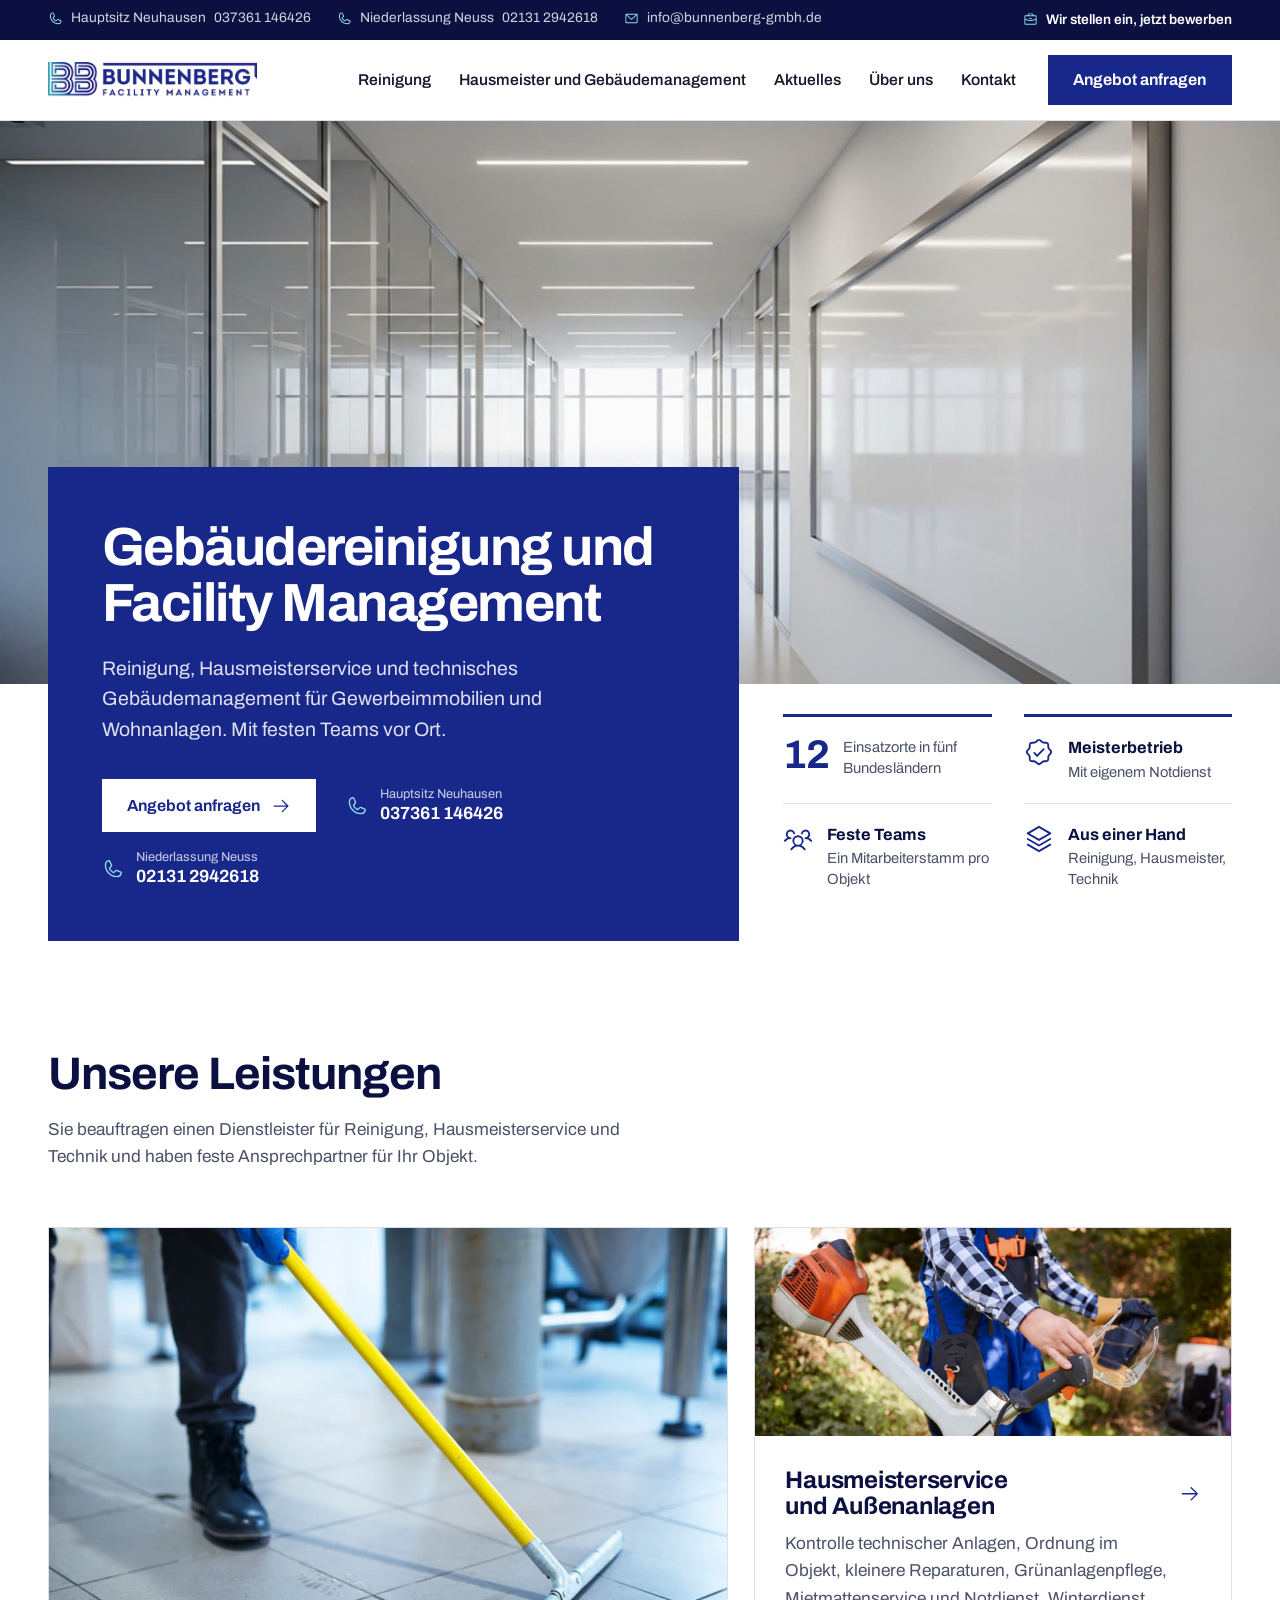
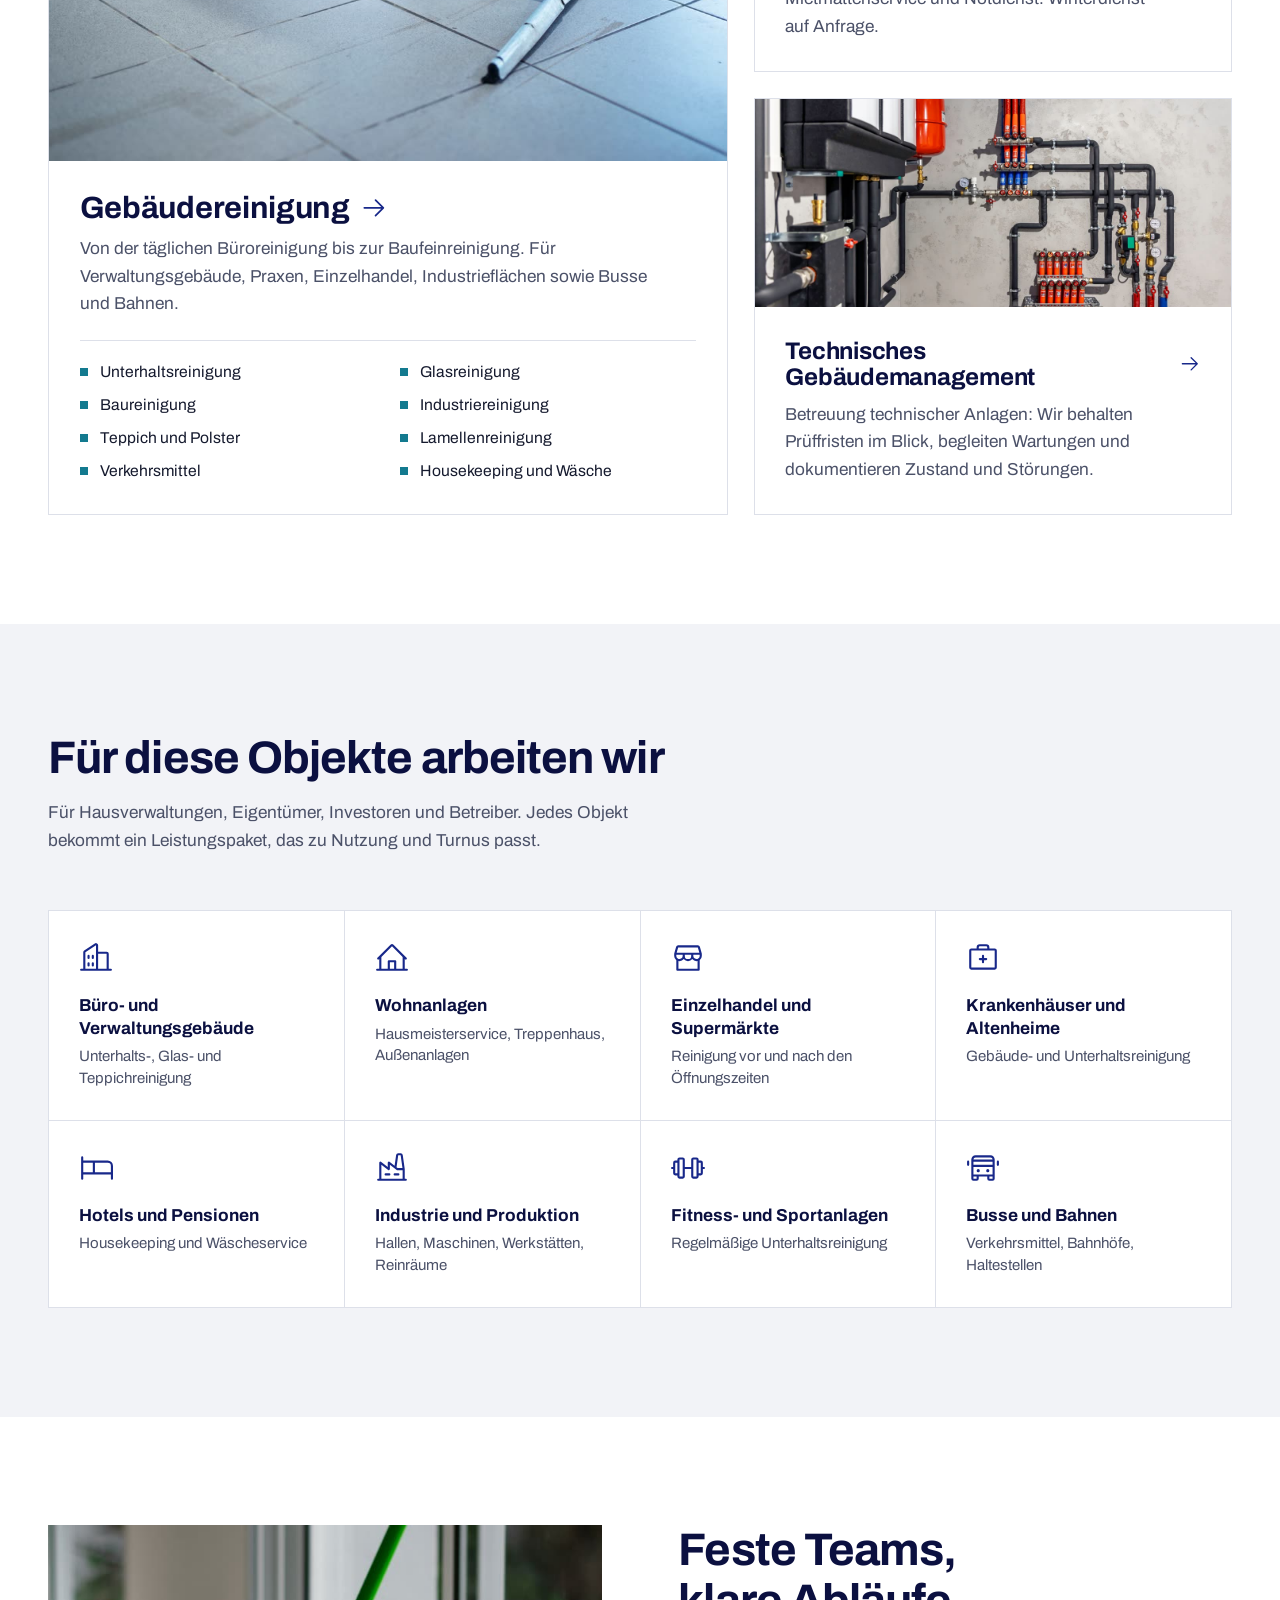
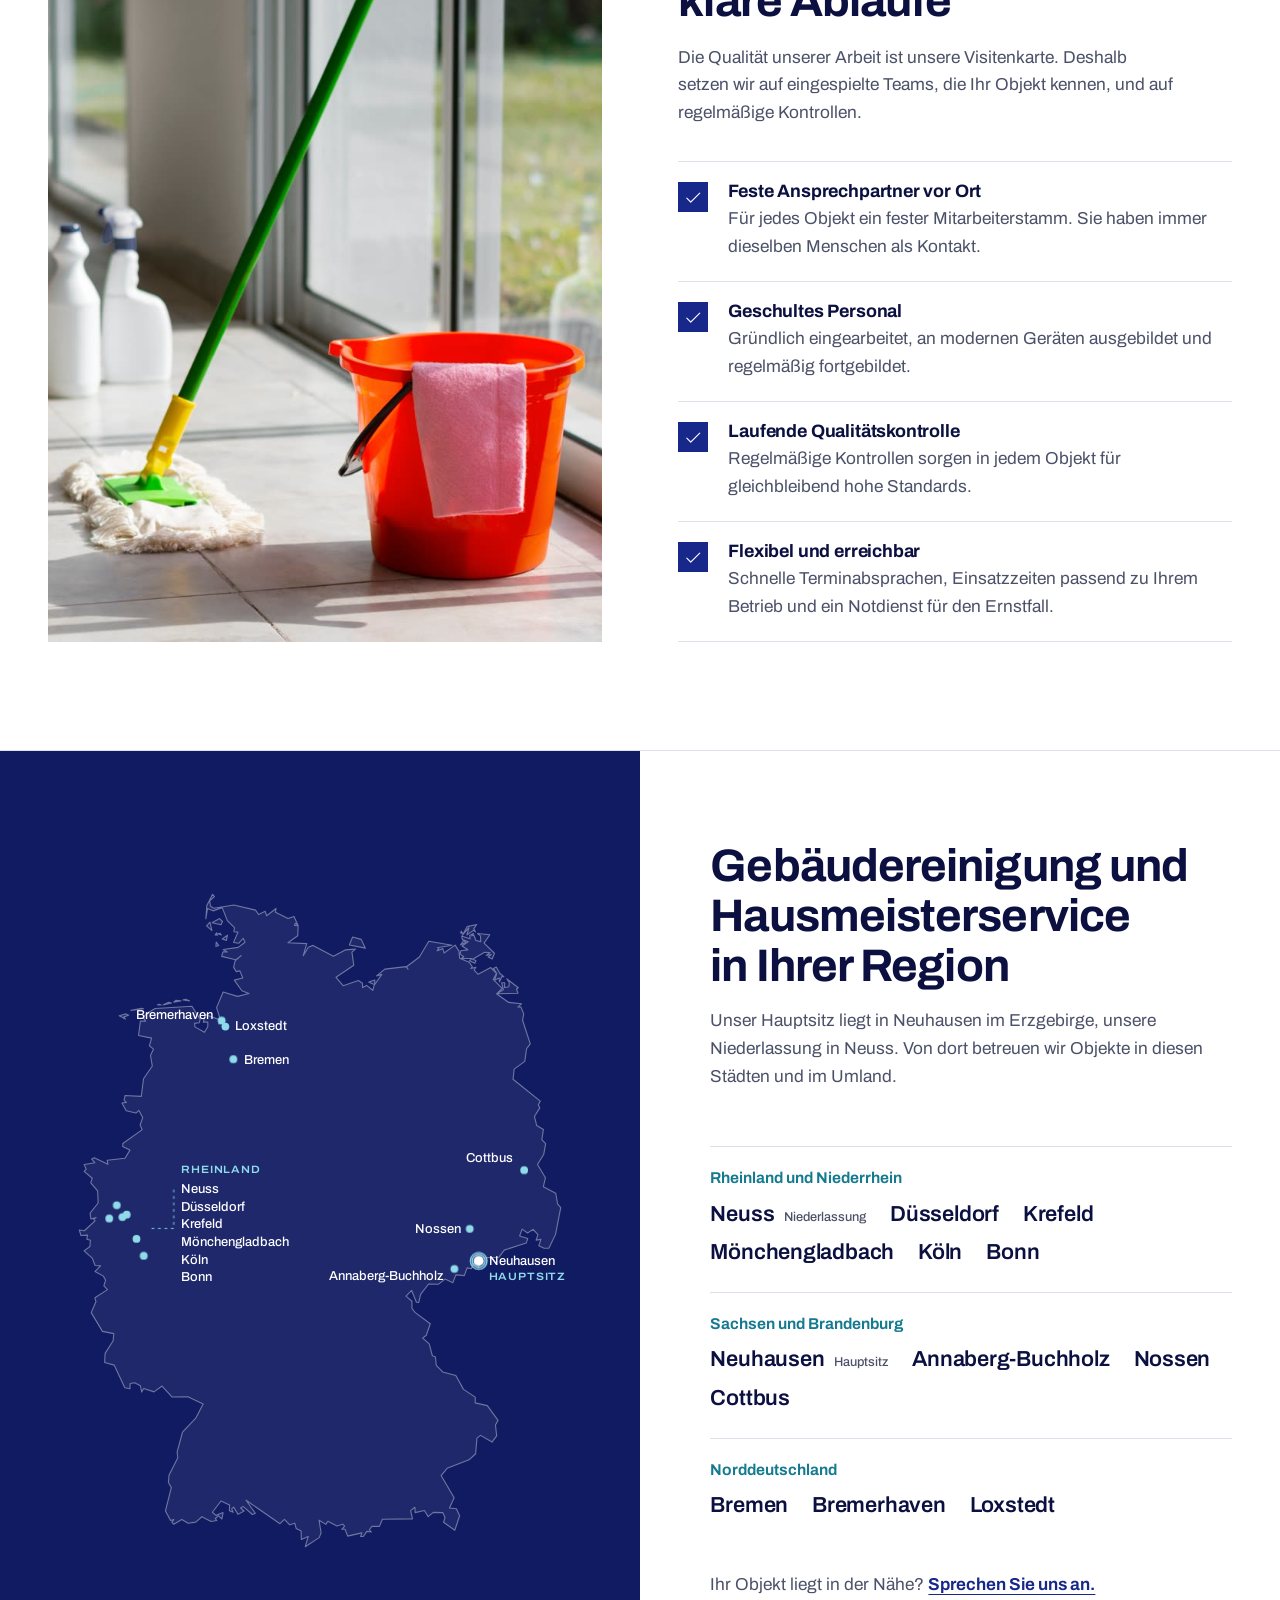
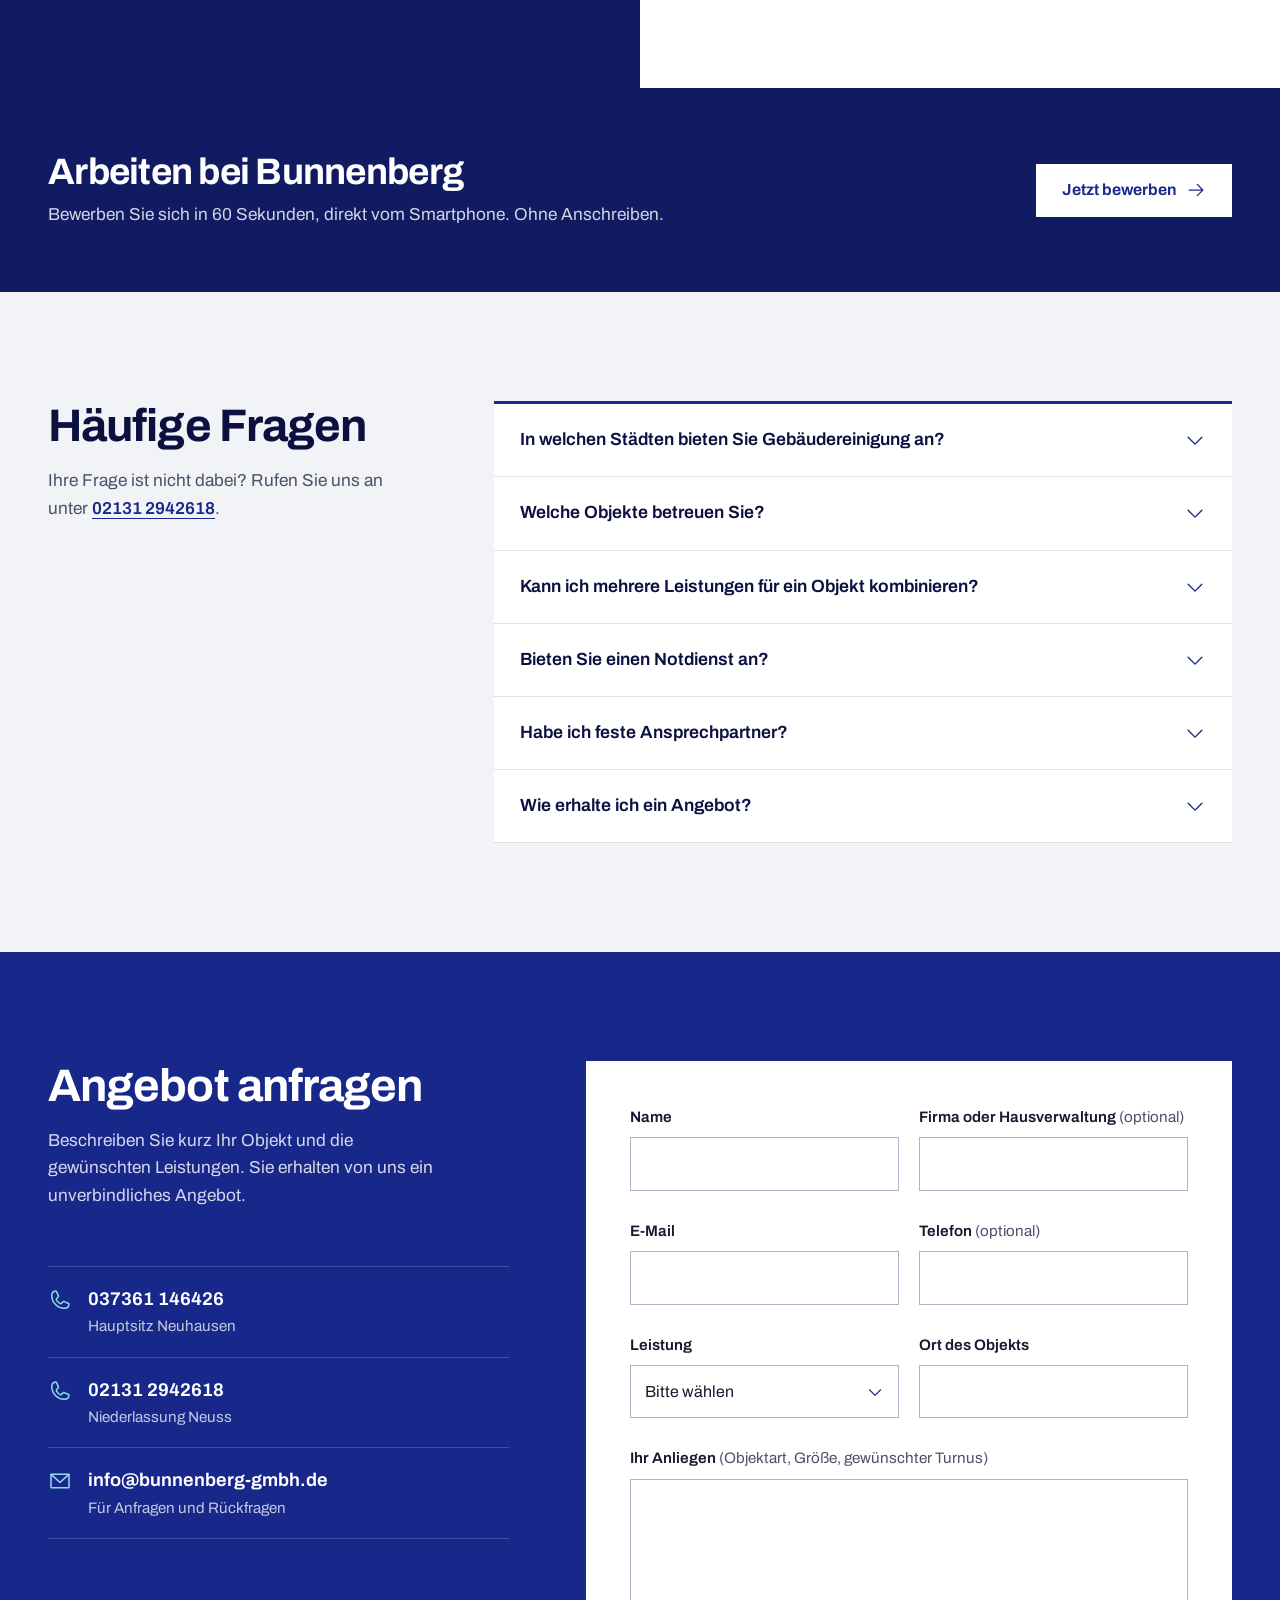
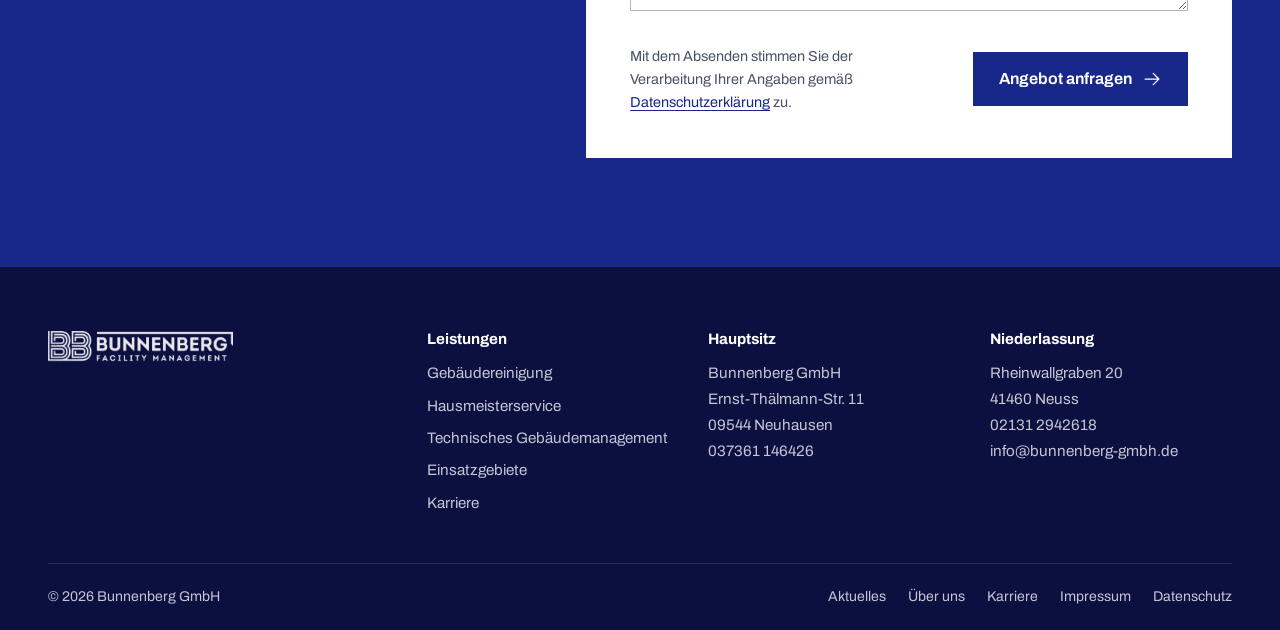
<file: index.html>
<!doctype html>
<html lang="de">
<head>
<meta charset="utf-8">
<meta name="viewport" content="width=device-width, initial-scale=1">
<title>Gebäudereinigung und Facility Management | Bunnenberg GmbH</title>
<meta name="description" content="Gebäudereinigung, Hausmeisterservice und technisches Gebäudemanagement für Gewerbe und Wohnanlagen. Im Einsatz in Neuss, Düsseldorf, Köln, Bonn, Bremen, Bremerhaven und Sachsen.">
<link rel="canonical" href="https://bunnenberg-gmbh.de/">
<meta name="robots" content="index, follow">
<meta property="og:type" content="website">
<meta property="og:locale" content="de_DE">
<meta property="og:site_name" content="Bunnenberg GmbH">
<meta property="og:title" content="Gebäudereinigung und Facility Management | Bunnenberg GmbH">
<meta property="og:description" content="Reinigung, Hausmeisterservice und technisches Gebäudemanagement für Gewerbeimmobilien und Wohnanlagen aus einer Hand.">
<meta property="og:url" content="https://bunnenberg-gmbh.de/">
<meta property="og:image" content="https://bunnenberg-gmbh.de/assets/img/bunnenberg-logo.png">
<meta name="theme-color" content="#18288a">
<link rel="preload" href="assets/fonts/archivo-var.woff2" as="font" type="font/woff2" crossorigin>
<link rel="stylesheet" href="assets/css/style.css">
<script type="application/ld+json">{"@context": "https://schema.org", "@type": "LocalBusiness", "@id": "https://bunnenberg-gmbh.de/#organisation", "name": "Bunnenberg GmbH", "alternateName": "Bunnenberg Facility Management", "legalName": "Bunnenberg GmbH", "url": "https://bunnenberg-gmbh.de/", "logo": "https://bunnenberg-gmbh.de/assets/img/bunnenberg-logo.png", "image": "https://bunnenberg-gmbh.de/assets/img/bunnenberg-logo.png", "telephone": "+49 37361 146426", "email": "info@bunnenberg-gmbh.de", "vatID": "DE306190068", "address": {"@type": "PostalAddress", "streetAddress": "Ernst-Thälmann-Straße 11", "postalCode": "09544", "addressLocality": "Neuhausen/Erzgeb.", "addressRegion": "Sachsen", "addressCountry": "DE"}, "department": [{"@type": "LocalBusiness", "name": "Bunnenberg GmbH Niederlassung Neuss", "telephone": "+49 2131 2942618", "address": {"@type": "PostalAddress", "streetAddress": "Rheinwallgraben 20", "postalCode": "41460", "addressLocality": "Neuss", "addressRegion": "Nordrhein-Westfalen", "addressCountry": "DE"}}], "areaServed": [{"@type": "City", "name": "Neuss"}, {"@type": "City", "name": "Düsseldorf"}, {"@type": "City", "name": "Krefeld"}, {"@type": "City", "name": "Mönchengladbach"}, {"@type": "City", "name": "Köln"}, {"@type": "City", "name": "Bonn"}, {"@type": "City", "name": "Bremen"}, {"@type": "City", "name": "Bremerhaven"}, {"@type": "City", "name": "Loxstedt"}, {"@type": "City", "name": "Annaberg-Buchholz"}, {"@type": "City", "name": "Nossen"}, {"@type": "City", "name": "Cottbus"}, {"@type": "City", "name": "Neuhausen/Erzgeb."}], "description": "Meisterbetrieb für Gebäudereinigung, Hausmeisterservice und technisches Gebäudemanagement mit Hauptsitz in Neuhausen und Niederlassung in Neuss.", "knowsAbout": ["Gebäudereinigung", "Unterhaltsreinigung", "Glasreinigung", "Baureinigung", "Industriereinigung", "Hausmeisterservice", "Notdienst", "Grünanlagenpflege", "Technisches Gebäudemanagement", "Betreuung technischer Anlagen"], "hasOfferCatalog": {"@type": "OfferCatalog", "name": "Gebäudedienstleistungen", "itemListElement": [{"@type": "Offer", "itemOffered": {"@type": "Service", "name": "Gebäudereinigung"}}, {"@type": "Offer", "itemOffered": {"@type": "Service", "name": "Hausmeisterservice"}}, {"@type": "Offer", "itemOffered": {"@type": "Service", "name": "Technisches Gebäudemanagement"}}]}}</script>
<script type="application/ld+json">{"@context": "https://schema.org", "@type": "FAQPage", "mainEntity": [{"@type": "Question", "name": "In welchen Städten bieten Sie Gebäudereinigung an?", "acceptedAnswer": {"@type": "Answer", "text": "Wir sind in Neuss, Düsseldorf, Krefeld, Mönchengladbach, Köln und Bonn, in Bremen, Bremerhaven und Loxstedt sowie in Annaberg-Buchholz, Nossen und Cottbus im Einsatz. Auch Objekte im Umland dieser Städte betreuen wir. Fragen Sie einfach an."}}, {"@type": "Question", "name": "Welche Objekte betreuen Sie?", "acceptedAnswer": {"@type": "Answer", "text": "Büro- und Verwaltungsgebäude, Wohnanlagen, Einzelhandel und Supermärkte, Krankenhäuser und Altenheime, Hotels und Pensionen, Industrie- und Produktionsgebäude, Fitness- und Sportanlagen sowie Busse und Bahnen."}}, {"@type": "Question", "name": "Kann ich mehrere Leistungen für ein Objekt kombinieren?", "acceptedAnswer": {"@type": "Answer", "text": "Ja. Reinigung, Hausmeisterservice, Grünanlagenpflege und die Betreuung technischer Anlagen lassen sich für ein Objekt zusammenfassen. Winterdienst übernehmen wir auf Anfrage. Sie haben dann einen Dienstleister und feste Ansprechpartner für alles."}}, {"@type": "Question", "name": "Bieten Sie einen Notdienst an?", "acceptedAnswer": {"@type": "Answer", "text": "Ja. Für unsere Kunden haben wir einen Notdienst eingerichtet. Wie Sie ihn im Ernstfall erreichen, stimmen wir bei Auftragsbeginn mit Ihnen ab."}}, {"@type": "Question", "name": "Habe ich feste Ansprechpartner?", "acceptedAnswer": {"@type": "Answer", "text": "Ja. Für jedes Objekt stellen wir einen festen Mitarbeiterstamm zusammen. Sie sprechen immer mit denselben Menschen, die Ihr Objekt und Ihre Abläufe kennen."}}, {"@type": "Question", "name": "Wie erhalte ich ein Angebot?", "acceptedAnswer": {"@type": "Answer", "text": "Beschreiben Sie uns über das Formular oder telefonisch Ihr Objekt, die gewünschten Leistungen und den Turnus. Sie erhalten von uns ein unverbindliches Angebot."}}]}</script>
</head>
<body>
<a class="sr-only" href="#inhalt">Zum Inhalt springen</a>

<div class="topbar">
  <div class="wrap topbar-inner">
    <ul class="topbar-contacts">
      <li><a href="tel:+4937361146426"><svg class="icon" aria-hidden="true" focusable="false" viewBox="0 0 256 256" fill="currentColor"><path d="M222.37,158.46l-47.11-21.11-.13-.06a16,16,0,0,0-15.17,1.4,8.12,8.12,0,0,0-.75.56L134.87,160c-15.42-7.49-31.34-23.29-38.83-38.51l20.78-24.71c.2-.25.39-.5.57-.77a16,16,0,0,0,1.32-15.06l0-.12L97.54,33.64a16,16,0,0,0-16.62-9.52A56.26,56.26,0,0,0,32,80c0,79.4,64.6,144,144,144a56.26,56.26,0,0,0,55.88-48.92A16,16,0,0,0,222.37,158.46ZM176,208A128.14,128.14,0,0,1,48,80,40.2,40.2,0,0,1,82.87,40a.61.61,0,0,0,0,.12l21,47L83.2,111.86a6.13,6.13,0,0,0-.57.77,16,16,0,0,0-1,15.7c9.06,18.53,27.73,37.06,46.46,46.11a16,16,0,0,0,15.75-1.14,8.44,8.44,0,0,0,.74-.56L168.89,152l47,21.05h0s.08,0,.11,0A40.21,40.21,0,0,1,176,208Z"/></svg> <span class="tb-label">Hauptsitz Neuhausen</span> 037361 146426</a></li>
      <li><a href="tel:+4921312942618"><svg class="icon" aria-hidden="true" focusable="false" viewBox="0 0 256 256" fill="currentColor"><path d="M222.37,158.46l-47.11-21.11-.13-.06a16,16,0,0,0-15.17,1.4,8.12,8.12,0,0,0-.75.56L134.87,160c-15.42-7.49-31.34-23.29-38.83-38.51l20.78-24.71c.2-.25.39-.5.57-.77a16,16,0,0,0,1.32-15.06l0-.12L97.54,33.64a16,16,0,0,0-16.62-9.52A56.26,56.26,0,0,0,32,80c0,79.4,64.6,144,144,144a56.26,56.26,0,0,0,55.88-48.92A16,16,0,0,0,222.37,158.46ZM176,208A128.14,128.14,0,0,1,48,80,40.2,40.2,0,0,1,82.87,40a.61.61,0,0,0,0,.12l21,47L83.2,111.86a6.13,6.13,0,0,0-.57.77,16,16,0,0,0-1,15.7c9.06,18.53,27.73,37.06,46.46,46.11a16,16,0,0,0,15.75-1.14,8.44,8.44,0,0,0,.74-.56L168.89,152l47,21.05h0s.08,0,.11,0A40.21,40.21,0,0,1,176,208Z"/></svg> <span class="tb-label">Niederlassung Neuss</span> 02131 2942618</a></li>
      <li><a href="mailto:info@bunnenberg-gmbh.de"><svg class="icon" aria-hidden="true" focusable="false" viewBox="0 0 256 256" fill="currentColor"><path d="M224,48H32a8,8,0,0,0-8,8V192a16,16,0,0,0,16,16H216a16,16,0,0,0,16-16V56A8,8,0,0,0,224,48ZM203.43,64,128,133.15,52.57,64ZM216,192H40V74.19l82.59,75.71a8,8,0,0,0,10.82,0L216,74.19V192Z"/></svg> info@bunnenberg-gmbh.de</a></li>
    </ul>
    <a class="topbar-jobs" href="karriere/"><svg class="icon" aria-hidden="true" focusable="false" viewBox="0 0 256 256" fill="currentColor"><path d="M216,56H176V48a24,24,0,0,0-24-24H104A24,24,0,0,0,80,48v8H40A16,16,0,0,0,24,72V200a16,16,0,0,0,16,16H216a16,16,0,0,0,16-16V72A16,16,0,0,0,216,56ZM96,48a8,8,0,0,1,8-8h48a8,8,0,0,1,8,8v8H96ZM216,72v41.61A184,184,0,0,1,128,136a184.07,184.07,0,0,1-88-22.38V72Zm0,128H40V131.64A200.19,200.19,0,0,0,128,152a200.25,200.25,0,0,0,88-20.37V200ZM104,112a8,8,0,0,1,8-8h32a8,8,0,0,1,0,16H112A8,8,0,0,1,104,112Z"/></svg> <span>Wir stellen ein<span class="tb-label">, jetzt bewerben</span></span></a>
  </div>
</div>

<header class="site-header">
  <div class="wrap header-inner">
    <a class="logo" href="./" aria-label="Bunnenberg Facility Management, zur Startseite">
      <img src="assets/img/bunnenberg-logo.png" alt="Bunnenberg Facility Management" width="950" height="164">
    </a>
    <button class="nav-toggle" type="button" aria-expanded="false" aria-controls="hauptnavigation">
      <span class="sr-only">Menü öffnen</span><svg class="icon" aria-hidden="true" focusable="false" viewBox="0 0 256 256" fill="currentColor"><path d="M224,128a8,8,0,0,1-8,8H40a8,8,0,0,1,0-16H216A8,8,0,0,1,224,128ZM40,72H216a8,8,0,0,0,0-16H40a8,8,0,0,0,0,16ZM216,184H40a8,8,0,0,0,0,16H216a8,8,0,0,0,0-16Z"/></svg>
    </button>
    <nav class="nav" id="hauptnavigation" aria-label="Hauptnavigation">
      <ul>
        <li><a href="gebaeudereinigung/">Reinigung</a></li>
        <li><a href="hausmeister-gebaeudemanagement/">Hausmeister und Gebäudemanagement</a></li>
        <li><a href="aktuelles/">Aktuelles</a></li>
        <li><a href="ueber-uns/">Über uns</a></li>
        <li><a href="kontakt/">Kontakt</a></li>
      </ul>
      <a class="btn btn-primary" href="#anfrage">Angebot anfragen</a>
    </nav>
  </div>
</header>

<main id="inhalt">

<section class="hero" aria-labelledby="hero-titel">
  <div class="hero-photo">
    <img src="assets/img/buero-flur.jpg" alt="Gepflegter Büroflur mit Glaswänden und glänzendem Boden" width="2000" height="1090" fetchpriority="high">
  </div>
  <div class="wrap hero-grid">
    <div class="hero-panel">
      <h1 id="hero-titel">Gebäude&shy;reinigung und Facility Management</h1>
      <p class="hero-lead">Reinigung, Hausmeisterservice und technisches Gebäudemanagement für Gewerbeimmobilien und Wohnanlagen. Mit festen Teams vor Ort.</p>
      <div class="hero-actions">
        <a class="btn btn-light" href="#anfrage">Angebot anfragen <svg class="icon icon-arrow" aria-hidden="true" focusable="false" viewBox="0 0 256 256" fill="currentColor"><path d="M221.66,133.66l-72,72a8,8,0,0,1-11.32-11.32L196.69,136H40a8,8,0,0,1,0-16H196.69L138.34,61.66a8,8,0,0,1,11.32-11.32l72,72A8,8,0,0,1,221.66,133.66Z"/></svg></a>
        <a class="hero-phone" href="tel:+4937361146426"><svg class="icon" aria-hidden="true" focusable="false" viewBox="0 0 256 256" fill="currentColor"><path d="M222.37,158.46l-47.11-21.11-.13-.06a16,16,0,0,0-15.17,1.4,8.12,8.12,0,0,0-.75.56L134.87,160c-15.42-7.49-31.34-23.29-38.83-38.51l20.78-24.71c.2-.25.39-.5.57-.77a16,16,0,0,0,1.32-15.06l0-.12L97.54,33.64a16,16,0,0,0-16.62-9.52A56.26,56.26,0,0,0,32,80c0,79.4,64.6,144,144,144a56.26,56.26,0,0,0,55.88-48.92A16,16,0,0,0,222.37,158.46ZM176,208A128.14,128.14,0,0,1,48,80,40.2,40.2,0,0,1,82.87,40a.61.61,0,0,0,0,.12l21,47L83.2,111.86a6.13,6.13,0,0,0-.57.77,16,16,0,0,0-1,15.7c9.06,18.53,27.73,37.06,46.46,46.11a16,16,0,0,0,15.75-1.14,8.44,8.44,0,0,0,.74-.56L168.89,152l47,21.05h0s.08,0,.11,0A40.21,40.21,0,0,1,176,208Z"/></svg><span><small>Hauptsitz Neuhausen</small>037361 146426</span></a>
        <a class="hero-phone" href="tel:+4921312942618"><svg class="icon" aria-hidden="true" focusable="false" viewBox="0 0 256 256" fill="currentColor"><path d="M222.37,158.46l-47.11-21.11-.13-.06a16,16,0,0,0-15.17,1.4,8.12,8.12,0,0,0-.75.56L134.87,160c-15.42-7.49-31.34-23.29-38.83-38.51l20.78-24.71c.2-.25.39-.5.57-.77a16,16,0,0,0,1.32-15.06l0-.12L97.54,33.64a16,16,0,0,0-16.62-9.52A56.26,56.26,0,0,0,32,80c0,79.4,64.6,144,144,144a56.26,56.26,0,0,0,55.88-48.92A16,16,0,0,0,222.37,158.46ZM176,208A128.14,128.14,0,0,1,48,80,40.2,40.2,0,0,1,82.87,40a.61.61,0,0,0,0,.12l21,47L83.2,111.86a6.13,6.13,0,0,0-.57.77,16,16,0,0,0-1,15.7c9.06,18.53,27.73,37.06,46.46,46.11a16,16,0,0,0,15.75-1.14,8.44,8.44,0,0,0,.74-.56L168.89,152l47,21.05h0s.08,0,.11,0A40.21,40.21,0,0,1,176,208Z"/></svg><span><small>Niederlassung Neuss</small>02131 2942618</span></a>
      </div>
    </div>
    <ul class="facts" aria-label="Bunnenberg auf einen Blick">
      <li>
        <span class="fact-big">12</span>
        <span class="fact-text">Einsatzorte in fünf Bundesländern</span>
      </li>
      <li>
        <svg class="icon fact-icon" aria-hidden="true" focusable="false" viewBox="0 0 256 256" fill="currentColor"><path d="M225.86,102.82c-3.77-3.94-7.67-8-9.14-11.57-1.36-3.27-1.44-8.69-1.52-13.94-.15-9.76-.31-20.82-8-28.51s-18.75-7.85-28.51-8c-5.25-.08-10.67-.16-13.94-1.52-3.56-1.47-7.63-5.37-11.57-9.14C146.28,23.51,138.44,16,128,16s-18.27,7.51-25.18,14.14c-3.94,3.77-8,7.67-11.57,9.14C88,40.64,82.56,40.72,77.31,40.8c-9.76.15-20.82.31-28.51,8S41,67.55,40.8,77.31c-.08,5.25-.16,10.67-1.52,13.94-1.47,3.56-5.37,7.63-9.14,11.57C23.51,109.72,16,117.56,16,128s7.51,18.27,14.14,25.18c3.77,3.94,7.67,8,9.14,11.57,1.36,3.27,1.44,8.69,1.52,13.94.15,9.76.31,20.82,8,28.51s18.75,7.85,28.51,8c5.25.08,10.67.16,13.94,1.52,3.56,1.47,7.63,5.37,11.57,9.14C109.72,232.49,117.56,240,128,240s18.27-7.51,25.18-14.14c3.94-3.77,8-7.67,11.57-9.14,3.27-1.36,8.69-1.44,13.94-1.52,9.76-.15,20.82-.31,28.51-8s7.85-18.75,8-28.51c.08-5.25.16-10.67,1.52-13.94,1.47-3.56,5.37-7.63,9.14-11.57C232.49,146.28,240,138.44,240,128S232.49,109.73,225.86,102.82Zm-11.55,39.29c-4.79,5-9.75,10.17-12.38,16.52-2.52,6.1-2.63,13.07-2.73,19.82-.1,7-.21,14.33-3.32,17.43s-10.39,3.22-17.43,3.32c-6.75.1-13.72.21-19.82,2.73-6.35,2.63-11.52,7.59-16.52,12.38S132,224,128,224s-9.15-4.92-14.11-9.69-10.17-9.75-16.52-12.38c-6.1-2.52-13.07-2.63-19.82-2.73-7-.1-14.33-.21-17.43-3.32s-3.22-10.39-3.32-17.43c-.1-6.75-.21-13.72-2.73-19.82-2.63-6.35-7.59-11.52-12.38-16.52S32,132,32,128s4.92-9.15,9.69-14.11,9.75-10.17,12.38-16.52c2.52-6.1,2.63-13.07,2.73-19.82.1-7,.21-14.33,3.32-17.43S70.51,56.9,77.55,56.8c6.75-.1,13.72-.21,19.82-2.73,6.35-2.63,11.52-7.59,16.52-12.38S124,32,128,32s9.15,4.92,14.11,9.69,10.17,9.75,16.52,12.38c6.1,2.52,13.07,2.63,19.82,2.73,7,.1,14.33.21,17.43,3.32s3.22,10.39,3.32,17.43c.1,6.75.21,13.72,2.73,19.82,2.63,6.35,7.59,11.52,12.38,16.52S224,124,224,128,219.08,137.15,214.31,142.11ZM173.66,98.34a8,8,0,0,1,0,11.32l-56,56a8,8,0,0,1-11.32,0l-24-24a8,8,0,0,1,11.32-11.32L112,148.69l50.34-50.35A8,8,0,0,1,173.66,98.34Z"/></svg>
        <span class="fact-text"><strong>Meisterbetrieb</strong>Mit eigenem Notdienst</span>
      </li>
    <li>
        <svg class="icon fact-icon" aria-hidden="true" focusable="false" viewBox="0 0 256 256" fill="currentColor"><path d="M244.8,150.4a8,8,0,0,1-11.2-1.6A51.6,51.6,0,0,0,192,128a8,8,0,0,1-7.37-4.89,8,8,0,0,1,0-6.22A8,8,0,0,1,192,112a24,24,0,1,0-23.24-30,8,8,0,1,1-15.5-4A40,40,0,1,1,219,117.51a67.94,67.94,0,0,1,27.43,21.68A8,8,0,0,1,244.8,150.4ZM190.92,212a8,8,0,1,1-13.84,8,57,57,0,0,0-98.16,0,8,8,0,1,1-13.84-8,72.06,72.06,0,0,1,33.74-29.92,48,48,0,1,1,58.36,0A72.06,72.06,0,0,1,190.92,212ZM128,176a32,32,0,1,0-32-32A32,32,0,0,0,128,176ZM72,120a8,8,0,0,0-8-8A24,24,0,1,1,87.24,82a8,8,0,1,0,15.5-4A40,40,0,1,0,37,117.51,67.94,67.94,0,0,0,9.6,139.19a8,8,0,1,0,12.8,9.61A51.6,51.6,0,0,1,64,128,8,8,0,0,0,72,120Z"/></svg>
        <span class="fact-text"><strong>Feste Teams</strong>Ein Mitarbeiterstamm pro Objekt</span>
      </li>
      <li>
        <svg class="icon fact-icon" aria-hidden="true" focusable="false" viewBox="0 0 256 256" fill="currentColor"><path d="M230.91,172A8,8,0,0,1,228,182.91l-96,56a8,8,0,0,1-8.06,0l-96-56A8,8,0,0,1,36,169.09l92,53.65,92-53.65A8,8,0,0,1,230.91,172ZM220,121.09l-92,53.65L36,121.09A8,8,0,0,0,28,134.91l96,56a8,8,0,0,0,8.06,0l96-56A8,8,0,1,0,220,121.09ZM24,80a8,8,0,0,1,4-6.91l96-56a8,8,0,0,1,8.06,0l96,56a8,8,0,0,1,0,13.82l-96,56a8,8,0,0,1-8.06,0l-96-56A8,8,0,0,1,24,80Zm23.88,0L128,126.74,208.12,80,128,33.26Z"/></svg>
        <span class="fact-text"><strong>Aus einer Hand</strong>Reinigung, Hausmeister, Technik</span>
      </li>
      </ul>
  </div>
</section>

<section class="section services-section" id="leistungen" aria-labelledby="leistungen-titel">
  <div class="wrap">
    <div class="section-head reveal">
      <h2 id="leistungen-titel">Unsere Leistungen</h2>
      <p>Sie beauftragen einen Dienstleister für Reinigung, Hausmeisterservice und Technik und haben feste Ansprechpartner für Ihr Objekt.</p>
    </div>
    <div class="services">
      <a class="service service-main reveal" href="gebaeudereinigung/">
        <figure class="service-img"><img src="assets/img/gebaeudereinigung-boden.jpg" alt="Bodenreinigung mit Wasserschieber auf einem gefliesten Hallenboden" width="1200" height="800" loading="lazy"></figure>
        <div class="service-body">
          <h3>Gebäudereinigung <svg class="icon icon-arrow" aria-hidden="true" focusable="false" viewBox="0 0 256 256" fill="currentColor"><path d="M221.66,133.66l-72,72a8,8,0,0,1-11.32-11.32L196.69,136H40a8,8,0,0,1,0-16H196.69L138.34,61.66a8,8,0,0,1,11.32-11.32l72,72A8,8,0,0,1,221.66,133.66Z"/></svg></h3>
          <p>Von der täglichen Büroreinigung bis zur Baufeinreinigung. Für Verwaltungsgebäude, Praxen, Einzelhandel, Industrieflächen sowie Busse und Bahnen.</p>
          <ul class="checklist">
            <li>Unterhaltsreinigung</li>
            <li>Glasreinigung</li>
            <li>Baureinigung</li>
            <li>Industriereinigung</li>
            <li>Teppich und Polster</li>
            <li>Lamellenreinigung</li>
            <li>Verkehrsmittel</li>
            <li>Housekeeping und Wäsche</li>
          </ul>
        </div>
      </a>
      <a class="service reveal" href="hausmeister-gebaeudemanagement/">
        <figure class="service-img"><img src="assets/img/hausmeister-aussenanlagen.jpg" alt="Freischneider und Schutzausrüstung für die Pflege von Außenanlagen" width="1200" height="806" loading="lazy"></figure>
        <div class="service-body">
          <h3>Hausmeisterservice und Außenanlagen <svg class="icon icon-arrow" aria-hidden="true" focusable="false" viewBox="0 0 256 256" fill="currentColor"><path d="M221.66,133.66l-72,72a8,8,0,0,1-11.32-11.32L196.69,136H40a8,8,0,0,1,0-16H196.69L138.34,61.66a8,8,0,0,1,11.32-11.32l72,72A8,8,0,0,1,221.66,133.66Z"/></svg></h3>
          <p>Kontrolle technischer Anlagen, Ordnung im Objekt, kleinere Reparaturen, Grünanlagenpflege, Mietmattenservice und Notdienst. Winterdienst auf Anfrage.</p>
        </div>
      </a>
      <a class="service reveal" href="hausmeister-gebaeudemanagement/#technisches-gebaeudemanagement">
        <figure class="service-img"><img src="assets/img/haustechnik-heizungsraum.jpg" alt="Heizungsraum mit Verteilern, Rohrleitungen und Manometern" width="1200" height="800" loading="lazy"></figure>
        <div class="service-body">
          <h3>Technisches Gebäudemanagement <svg class="icon icon-arrow" aria-hidden="true" focusable="false" viewBox="0 0 256 256" fill="currentColor"><path d="M221.66,133.66l-72,72a8,8,0,0,1-11.32-11.32L196.69,136H40a8,8,0,0,1,0-16H196.69L138.34,61.66a8,8,0,0,1,11.32-11.32l72,72A8,8,0,0,1,221.66,133.66Z"/></svg></h3>
          <p>Betreuung technischer Anlagen: Wir behalten Prüffristen im Blick, begleiten Wartungen und dokumentieren Zustand und Störungen.</p>
        </div>
      </a>
    </div>
  </div>
</section>

<section class="section objects" aria-labelledby="objekte-titel">
  <div class="wrap">
    <div class="section-head reveal">
      <h2 id="objekte-titel">Für diese Objekte arbeiten wir</h2>
      <p>Für Hausverwaltungen, Eigentümer, Investoren und Betreiber. Jedes Objekt bekommt ein Leistungspaket, das zu Nutzung und Turnus passt.</p>
    </div>
    <ul class="object-grid reveal">
      <li><svg class="icon" aria-hidden="true" focusable="false" viewBox="0 0 256 256" fill="currentColor"><path d="M240,208H224V96a16,16,0,0,0-16-16H144V32a16,16,0,0,0-24.88-13.32L39.12,72A16,16,0,0,0,32,85.34V208H16a8,8,0,0,0,0,16H240a8,8,0,0,0,0-16ZM208,96V208H144V96ZM48,85.34,128,32V208H48ZM112,112v16a8,8,0,0,1-16,0V112a8,8,0,1,1,16,0Zm-32,0v16a8,8,0,0,1-16,0V112a8,8,0,1,1,16,0Zm0,56v16a8,8,0,0,1-16,0V168a8,8,0,0,1,16,0Zm32,0v16a8,8,0,0,1-16,0V168a8,8,0,0,1,16,0Z"/></svg><strong>Büro- und Verwaltungsgebäude</strong><span>Unterhalts-, Glas- und Teppichreinigung</span></li>
      <li><svg class="icon" aria-hidden="true" focusable="false" viewBox="0 0 256 256" fill="currentColor"><path d="M240,208H224V136l2.34,2.34A8,8,0,0,0,237.66,127L139.31,28.68a16,16,0,0,0-22.62,0L18.34,127a8,8,0,0,0,11.32,11.31L32,136v72H16a8,8,0,0,0,0,16H240a8,8,0,0,0,0-16ZM48,120l80-80,80,80v88H160V152a8,8,0,0,0-8-8H104a8,8,0,0,0-8,8v56H48Zm96,88H112V160h32Z"/></svg><strong>Wohnanlagen</strong><span>Hausmeisterservice, Treppenhaus, Außenanlagen</span></li>
      <li><svg class="icon" aria-hidden="true" focusable="false" viewBox="0 0 256 256" fill="currentColor"><path d="M232,96a7.89,7.89,0,0,0-.3-2.2L217.35,43.6A16.07,16.07,0,0,0,202,32H54A16.07,16.07,0,0,0,38.65,43.6L24.31,93.8A7.89,7.89,0,0,0,24,96h0v16a40,40,0,0,0,16,32v72a8,8,0,0,0,8,8H208a8,8,0,0,0,8-8V144a40,40,0,0,0,16-32V96ZM54,48H202l11.42,40H42.61Zm50,56h48v8a24,24,0,0,1-48,0Zm-16,0v8a24,24,0,0,1-35.12,21.26,7.88,7.88,0,0,0-1.82-1.06A24,24,0,0,1,40,112v-8ZM200,208H56V151.2a40.57,40.57,0,0,0,8,.8,40,40,0,0,0,32-16,40,40,0,0,0,64,0,40,40,0,0,0,32,16,40.57,40.57,0,0,0,8-.8Zm4.93-75.8a8.08,8.08,0,0,0-1.8,1.05A24,24,0,0,1,168,112v-8h48v8A24,24,0,0,1,204.93,132.2Z"/></svg><strong>Einzelhandel und Supermärkte</strong><span>Reinigung vor und nach den Öffnungszeiten</span></li>
      <li><svg class="icon" aria-hidden="true" focusable="false" viewBox="0 0 256 256" fill="currentColor"><path d="M216,56H176V48a24,24,0,0,0-24-24H104A24,24,0,0,0,80,48v8H40A16,16,0,0,0,24,72V200a16,16,0,0,0,16,16H216a16,16,0,0,0,16-16V72A16,16,0,0,0,216,56ZM96,48a8,8,0,0,1,8-8h48a8,8,0,0,1,8,8v8H96ZM216,200H40V72H216V200Zm-56-64a8,8,0,0,1-8,8H136v16a8,8,0,0,1-16,0V144H104a8,8,0,0,1,0-16h16V112a8,8,0,0,1,16,0v16h16A8,8,0,0,1,160,136Z"/></svg><strong>Krankenhäuser und Altenheime</strong><span>Gebäude- und Unterhaltsreinigung</span></li>
      <li><svg class="icon" aria-hidden="true" focusable="false" viewBox="0 0 256 256" fill="currentColor"><path d="M216,72H32V48a8,8,0,0,0-16,0V208a8,8,0,0,0,16,0V176H240v32a8,8,0,0,0,16,0V112A40,40,0,0,0,216,72ZM32,88h72v72H32Zm88,72V88h96a24,24,0,0,1,24,24v48Z"/></svg><strong>Hotels und Pensionen</strong><span>Housekeeping und Wäscheservice</span></li>
      <li><svg class="icon" aria-hidden="true" focusable="false" viewBox="0 0 256 256" fill="currentColor"><path d="M116,176a8,8,0,0,1-8,8H80a8,8,0,0,1,0-16h28A8,8,0,0,1,116,176Zm60-8H148a8,8,0,0,0,0,16h28a8,8,0,0,0,0-16Zm64,48a8,8,0,0,1-8,8H24a8,8,0,0,1,0-16h8V88a8,8,0,0,1,12.8-6.4L96,120V88a8,8,0,0,1,12.8-6.4l38.74,29.05L159.1,29.74A16.08,16.08,0,0,1,174.94,16h18.12A16.08,16.08,0,0,1,208.9,29.74l15,105.13s.08.78.08,1.13v72h8A8,8,0,0,1,240,216Zm-77.86-94.4,8.53,6.4h36.11L193.06,32H174.94ZM48,208H208V144H168a8,8,0,0,1-4.8-1.6l-14.4-10.8,0,0L112,104v32a8,8,0,0,1-12.8,6.4L48,104Z"/></svg><strong>Industrie und Produktion</strong><span>Hallen, Maschinen, Werkstätten, Reinräume</span></li>
      <li><svg class="icon" aria-hidden="true" focusable="false" viewBox="0 0 256 256" fill="currentColor"><path d="M248,120h-8V88a16,16,0,0,0-16-16H208V64a16,16,0,0,0-16-16H168a16,16,0,0,0-16,16v56H104V64A16,16,0,0,0,88,48H64A16,16,0,0,0,48,64v8H32A16,16,0,0,0,16,88v32H8a8,8,0,0,0,0,16h8v32a16,16,0,0,0,16,16H48v8a16,16,0,0,0,16,16H88a16,16,0,0,0,16-16V136h48v56a16,16,0,0,0,16,16h24a16,16,0,0,0,16-16v-8h16a16,16,0,0,0,16-16V136h8a8,8,0,0,0,0-16ZM32,168V88H48v80Zm56,24H64V64H88V192Zm104,0H168V64h24V175.82c0,.06,0,.12,0,.18s0,.12,0,.18V192Zm32-24H208V88h16Z"/></svg><strong>Fitness- und Sportanlagen</strong><span>Regelmäßige Unterhaltsreinigung</span></li>
      <li><svg class="icon" aria-hidden="true" focusable="false" viewBox="0 0 256 256" fill="currentColor"><path d="M184,32H72A32,32,0,0,0,40,64V208a16,16,0,0,0,16,16H80a16,16,0,0,0,16-16V192h64v16a16,16,0,0,0,16,16h24a16,16,0,0,0,16-16V64A32,32,0,0,0,184,32ZM56,176V120H200v56Zm0-96H200v24H56ZM72,48H184a16,16,0,0,1,16,16H56A16,16,0,0,1,72,48Zm8,160H56V192H80Zm96,0V192h24v16Zm-72-60a12,12,0,1,1-12-12A12,12,0,0,1,104,148Zm72,0a12,12,0,1,1-12-12A12,12,0,0,1,176,148Zm72-68v24a8,8,0,0,1-16,0V80a8,8,0,0,1,16,0ZM24,80v24a8,8,0,0,1-16,0V80a8,8,0,0,1,16,0Z"/></svg><strong>Busse und Bahnen</strong><span>Verkehrsmittel, Bahnhöfe, Haltestellen</span></li>
    </ul>
  </div>
</section>

<section class="section" aria-labelledby="arbeitsweise-titel">
  <div class="wrap approach">
    <figure class="approach-img reveal">
      <img src="assets/img/reinigungsutensilien-flur.jpg" alt="Wischmopp, Eimer und Reinigungsmittel in einem hellen Flur mit Fensterfront" width="1400" height="934" loading="lazy">
    </figure>
    <div class="approach-copy reveal">
      <h2 id="arbeitsweise-titel">Feste Teams, klare Abläufe</h2>
      <p class="approach-lead">Die Qualität unserer Arbeit ist unsere Visitenkarte. Deshalb setzen wir auf eingespielte Teams, die Ihr Objekt kennen, und auf regelmäßige Kontrollen.</p>
      <ul class="points">
        <li><svg class="icon point-icon" aria-hidden="true" focusable="false" viewBox="0 0 256 256" fill="currentColor"><path d="M229.66,77.66l-128,128a8,8,0,0,1-11.32,0l-56-56a8,8,0,0,1,11.32-11.32L96,188.69,218.34,66.34a8,8,0,0,1,11.32,11.32Z"/></svg><div><h3>Feste Ansprechpartner vor Ort</h3><p>Für jedes Objekt ein fester Mitarbeiterstamm. Sie haben immer dieselben Menschen als Kontakt.</p></div></li>
        <li><svg class="icon point-icon" aria-hidden="true" focusable="false" viewBox="0 0 256 256" fill="currentColor"><path d="M229.66,77.66l-128,128a8,8,0,0,1-11.32,0l-56-56a8,8,0,0,1,11.32-11.32L96,188.69,218.34,66.34a8,8,0,0,1,11.32,11.32Z"/></svg><div><h3>Geschultes Personal</h3><p>Gründlich eingearbeitet, an modernen Geräten ausgebildet und regelmäßig fortgebildet.</p></div></li>
        <li><svg class="icon point-icon" aria-hidden="true" focusable="false" viewBox="0 0 256 256" fill="currentColor"><path d="M229.66,77.66l-128,128a8,8,0,0,1-11.32,0l-56-56a8,8,0,0,1,11.32-11.32L96,188.69,218.34,66.34a8,8,0,0,1,11.32,11.32Z"/></svg><div><h3>Laufende Qualitätskontrolle</h3><p>Regelmäßige Kontrollen sorgen in jedem Objekt für gleichbleibend hohe Standards.</p></div></li>
        <li><svg class="icon point-icon" aria-hidden="true" focusable="false" viewBox="0 0 256 256" fill="currentColor"><path d="M229.66,77.66l-128,128a8,8,0,0,1-11.32,0l-56-56a8,8,0,0,1,11.32-11.32L96,188.69,218.34,66.34a8,8,0,0,1,11.32,11.32Z"/></svg><div><h3>Flexibel und erreichbar</h3><p>Schnelle Terminabsprachen, Einsatzzeiten passend zu Ihrem Betrieb und ein Notdienst für den Ernstfall.</p></div></li>
      </ul>
    </div>
  </div>
</section>

<section class="areas" id="einsatzgebiete" aria-labelledby="gebiete-titel">
  <div class="areas-grid">
    <figure class="map-panel">
      <svg viewBox="0 0 540 726" role="img" aria-labelledby="karte-titel karte-desc"><title id="karte-titel">Einsatzgebiete der Bunnenberg GmbH</title><desc id="karte-desc">Deutschlandkarte mit den Einsatzgebieten Bremen, Bremerhaven, Loxstedt, Neuss, Düsseldorf, Krefeld, Mönchengladbach, Köln, Bonn, Cottbus, Nossen und Annaberg-Buchholz sowie dem Hauptsitz in Neuhausen.</desc><path class="map-land" d="M154.0 11.1 L156.0 13.7 L150.9 18.1 L151.7 24.0 L155.3 26.2 L177.0 22.7 L200.4 28.2 L203.7 33.0 L210.8 29.5 L212.4 34.3 L222.5 26.4 L221.9 30.4 L235.5 37.2 L241.9 35.0 L246.4 44.8 L243.5 42.2 L242.4 44.8 L246.4 45.0 L246.0 55.9 L235.4 63.4 L255.7 64.4 L251.9 77.5 L257.4 68.3 L262.5 66.3 L284.5 78.1 L297.2 71.2 L308.5 70.3 L304.5 73.6 L306.5 87.8 L287.3 100.8 L295.0 109.8 L311.4 104.3 L315.9 107.1 L315.9 111.7 L320.3 109.5 L327.0 114.8 L328.7 108.6 L322.7 106.0 L329.2 103.7 L329.1 108.6 L336.8 97.6 L331.1 99.2 L340.0 91.9 L363.0 89.2 L365.1 92.1 L363.4 89.4 L377.3 78.8 L387.5 61.9 L412.7 66.1 L396.8 68.9 L398.6 69.1 L396.5 72.2 L402.7 69.8 L404.0 74.5 L415.9 66.0 L420.1 72.5 L420.8 80.2 L431.1 84.4 L434.5 89.4 L432.9 91.3 L438.4 89.9 L436.5 92.9 L440.8 97.5 L454.3 90.2 L460.6 96.4 L457.1 103.1 L466.7 112.8 L461.6 117.9 L468.0 114.1 L466.2 106.7 L469.6 106.6 L469.3 111.7 L474.0 111.0 L474.3 106.1 L471.8 102.4 L484.2 112.1 L482.2 113.4 L483.9 118.0 L460.6 118.6 L473.8 127.9 L487.7 129.4 L483.8 132.7 L487.1 133.0 L490.0 140.3 L488.8 147.2 L497.1 172.7 L493.1 177.9 L491.2 191.6 L479.7 199.9 L478.5 210.9 L507.9 234.5 L505.7 238.7 L507.4 241.8 L501.6 251.1 L504.0 260.8 L511.3 265.2 L509.6 276.0 L513.7 280.4 L511.6 292.2 L504.9 303.0 L513.5 317.2 L511.2 327.0 L524.6 333.9 L526.6 345.5 L530.0 349.6 L524.4 378.4 L517.3 393.2 L512.0 393.4 L506.3 390.8 L508.6 383.8 L503.4 384.6 L505.4 378.7 L500.1 373.0 L494.2 376.9 L488.3 372.7 L485.6 380.1 L494.4 382.9 L492.7 387.8 L469.0 395.4 L463.1 403.2 L446.0 403.6 L441.2 414.2 L436.1 409.9 L433.4 415.6 L428.9 414.6 L425.9 422.9 L416.7 422.2 L413.5 430.7 L405.1 426.7 L398.1 432.2 L387.3 432.0 L378.7 443.2 L376.6 452.0 L374.1 451.7 L369.0 439.0 L362.9 445.1 L369.3 450.6 L369.3 458.2 L372.6 462.6 L389.1 474.9 L384.8 487.3 L380.9 490.5 L388.0 496.6 L391.4 509.6 L394.7 510.8 L395.6 519.8 L402.5 527.0 L416.7 530.9 L425.0 545.8 L437.7 554.2 L437.6 560.4 L450.7 563.4 L462.3 579.3 L459.5 584.2 L460.8 596.0 L455.8 602.7 L443.4 595.5 L439.5 598.4 L438.1 615.3 L431.0 621.9 L407.3 631.1 L400.8 638.9 L414.9 662.9 L409.8 673.9 L417.3 674.8 L420.8 682.3 L415.6 698.0 L403.4 689.3 L405.0 684.3 L402.5 678.9 L392.4 678.6 L386.8 683.2 L382.8 676.7 L372.7 678.9 L372.5 673.1 L367.9 676.8 L369.9 685.7 L337.4 686.0 L334.2 693.8 L326.1 693.7 L323.3 697.4 L325.3 699.8 L320.6 699.2 L316.8 704.7 L313.9 704.7 L315.2 700.8 L299.9 704.3 L297.0 696.9 L293.4 696.9 L296.6 693.4 L294.6 691.4 L288.3 693.4 L278.5 688.2 L276.3 691.6 L269.0 687.1 L271.2 700.9 L269.1 705.9 L254.1 715.7 L257.3 704.6 L249.9 708.0 L249.6 698.8 L244.3 696.1 L242.8 690.3 L237.3 692.1 L231.6 686.1 L226.8 690.9 L190.1 665.5 L200.2 679.6 L197.0 680.9 L187.2 672.4 L184.3 673.9 L188.0 677.2 L181.5 680.8 L176.7 673.0 L174.6 674.9 L176.2 678.6 L172.2 677.0 L172.3 670.7 L163.1 666.4 L153.8 678.5 L157.7 681.9 L165.3 678.9 L164.1 685.8 L160.4 682.4 L156.9 685.3 L158.6 687.5 L152.4 688.5 L142.4 683.4 L135.8 689.2 L127.7 690.4 L120.7 686.3 L112.1 691.5 L110.0 689.2 L112.1 686.4 L108.6 687.5 L103.1 677.1 L109.4 651.9 L106.3 646.3 L106.9 638.5 L116.4 619.7 L115.7 613.4 L121.5 592.1 L135.8 576.9 L143.8 561.6 L127.3 553.8 L110.1 554.0 L99.4 542.2 L90.7 548.5 L79.6 544.9 L77.4 548.7 L76.0 541.9 L69.8 538.7 L65.0 539.5 L64.7 545.2 L59.2 544.0 L47.7 519.6 L37.4 516.8 L37.9 506.9 L46.6 493.3 L47.3 485.6 L35.0 483.2 L22.9 462.9 L28.0 451.1 L26.9 446.9 L40.5 438.1 L36.6 433.9 L38.5 427.9 L36.0 423.5 L27.0 418.4 L33.1 412.4 L27.1 412.0 L24.0 404.1 L15.2 396.2 L21.5 391.5 L22.0 384.7 L18.1 383.7 L19.0 379.2 L11.8 379.6 L10.0 373.7 L15.5 374.5 L27.0 363.8 L25.5 361.9 L28.2 360.3 L22.5 361.8 L21.7 355.5 L30.4 344.5 L29.8 331.5 L22.4 322.8 L24.0 317.8 L15.2 310.4 L17.5 308.0 L15.3 302.9 L26.9 301.1 L23.4 297.1 L26.3 295.6 L41.0 302.8 L40.1 298.4 L59.4 296.2 L64.7 287.4 L56.9 283.4 L57.1 280.3 L78.0 265.3 L75.7 260.3 L78.5 252.3 L74.4 244.5 L71.2 247.4 L60.7 244.9 L56.1 236.6 L60.9 235.8 L58.4 233.5 L59.5 228.4 L77.0 229.4 L79.4 210.3 L88.9 196.6 L86.9 185.1 L90.2 178.3 L85.7 174.7 L88.2 166.5 L74.0 163.6 L76.0 148.1 L81.6 148.1 L79.2 144.1 L83.0 139.5 L92.1 134.4 L131.7 132.0 L140.6 146.1 L139.7 149.8 L134.5 150.5 L135.0 154.3 L145.2 160.2 L148.8 154.1 L148.8 149.1 L144.0 149.2 L146.3 141.1 L160.2 146.0 L162.5 148.7 L160.4 151.0 L163.3 149.4 L158.3 133.5 L165.4 116.7 L181.0 121.4 L193.3 118.2 L185.6 115.3 L177.4 103.8 L186.6 101.5 L183.5 93.8 L179.6 94.6 L176.7 90.1 L178.3 82.9 L184.9 77.4 L178.9 81.9 L163.8 78.2 L165.2 73.3 L169.8 73.4 L165.4 70.7 L181.6 68.4 L189.0 62.9 L187.0 58.7 L182.2 64.0 L176.6 63.1 L181.4 52.0 L177.0 51.6 L177.6 47.2 L169.9 39.6 L164.4 25.5 L154.5 29.0 L148.5 26.5 L146.7 37.6 L147.8 23.3 L154.0 11.1ZM468.6 100.0 L466.5 99.9 L463.8 105.8 L463.5 101.4 L458.5 104.0 L460.9 96.8 L457.3 91.3 L460.4 89.6 L464.3 96.6 L468.6 100.0ZM437.9 51.7 L435.8 50.1 L428.6 55.1 L430.9 47.2 L423.9 55.1 L429.0 46.0 L439.2 43.7 L436.1 48.2 L437.9 51.7ZM440.1 53.5 L453.4 54.8 L447.2 63.9 L458.4 74.8 L456.0 81.0 L451.5 78.9 L454.8 76.2 L449.5 77.1 L453.6 74.1 L447.8 73.8 L434.8 81.3 L438.5 82.7 L437.2 85.7 L431.3 83.0 L433.8 80.5 L422.7 80.2 L425.3 78.5 L421.3 75.7 L422.0 72.1 L429.7 71.1 L423.3 66.9 L430.0 62.3 L423.8 60.1 L423.0 56.2 L432.1 59.2 L431.7 55.7 L435.7 53.3 L434.0 56.0 L436.2 55.1 L438.3 61.0 L443.6 62.2 L443.3 56.0 L440.1 53.5ZM425.3 61.0 L427.7 63.3 L421.7 65.7 L425.3 61.0ZM421.9 53.0 L422.5 50.9 L423.8 53.3 L421.9 53.0ZM305.2 57.3 L314.5 59.8 L319.0 69.3 L301.7 65.8 L305.2 57.3ZM170.1 55.3 L169.0 60.9 L164.3 59.4 L170.1 55.3ZM161.5 37.3 L164.7 40.5 L163.0 44.1 L153.4 41.8 L161.5 37.3ZM162.2 53.2 L163.4 55.1 L159.8 53.7 L162.2 53.2ZM157.9 62.6 L160.7 66.5 L157.6 67.5 L157.9 62.6ZM158.3 52.8 L159.3 55.2 L156.7 55.1 L158.3 52.8ZM151.1 41.3 L153.3 50.3 L147.5 45.3 L151.1 41.3ZM124.9 124.4 L129.0 126.2 L122.1 125.1 L124.9 124.4ZM114.2 125.7 L119.8 126.2 L111.9 127.6 L114.2 125.7ZM106.6 127.7 L109.7 128.6 L100.6 130.5 L106.6 127.7ZM96.4 129.8 L98.5 130.7 L94.5 130.5 L96.4 129.8ZM77.4 134.3 L79.5 134.7 L65.8 136.5 L77.4 134.3ZM60.5 140.3 L63.3 141.8 L58.2 143.5 L59.8 145.9 L53.1 142.2 L60.5 140.3Z"/><path class="map-link map-text" style="--i:3" d="M88 372 L112 372 L112 328"/><text class="map-text map-region" style="--i:4" x="120" y="312" text-anchor="start">Rheinland</text><text class="map-text map-label" style="--i:4" x="120" y="334" text-anchor="start">Neuss</text><text class="map-text map-label" style="--i:5" x="120" y="353" text-anchor="start">Düsseldorf</text><text class="map-text map-label" style="--i:6" x="120" y="372" text-anchor="start">Krefeld</text><text class="map-text map-label" style="--i:7" x="120" y="391" text-anchor="start">Mönchengladbach</text><text class="map-text map-label" style="--i:8" x="120" y="410" text-anchor="start">Köln</text><text class="map-text map-label" style="--i:9" x="120" y="429" text-anchor="start">Bonn</text><text class="map-text map-label" style="--i:7" x="188" y="194" text-anchor="start">Bremen</text><text class="map-text map-label" style="--i:7" x="154" y="146" text-anchor="end">Bremerhaven</text><text class="map-text map-label" style="--i:7" x="178" y="158" text-anchor="start">Loxstedt</text><text class="map-text map-label" style="--i:8" x="478" y="300" text-anchor="end">Cottbus</text><text class="map-text map-label" style="--i:9" x="422" y="377" text-anchor="end">Nossen</text><text class="map-text map-label" style="--i:10" x="404" y="428" text-anchor="end">Annaberg-Buchholz</text><text class="map-text map-label" style="--i:11" x="452" y="412" text-anchor="start">Neuhausen</text><text class="map-text map-region" style="--i:11" x="452" y="428" text-anchor="start">Hauptsitz</text><circle class="map-pin map-dot" style="--i:0" cx="42.4" cy="361.3" r="4.2"/><circle class="map-pin map-dot" style="--i:1" cx="50.5" cy="346.9" r="4.2"/><circle class="map-pin map-dot" style="--i:2" cx="56.6" cy="359.7" r="4.2"/><circle class="map-pin map-dot" style="--i:3" cx="61.2" cy="357.0" r="4.2"/><circle class="map-pin map-dot" style="--i:4" cx="71.8" cy="383.3" r="4.2"/><circle class="map-pin map-dot" style="--i:5" cx="79.6" cy="401.5" r="4.2"/><circle class="map-pin map-dot" style="--i:6" cx="176.4" cy="189.2" r="4.2"/><circle class="map-pin map-dot" style="--i:7" cx="163.8" cy="147.5" r="4.2"/><circle class="map-pin map-dot" style="--i:8" cx="167.8" cy="153.9" r="4.2"/><circle class="map-pin map-dot" style="--i:9" cx="490.5" cy="309.1" r="4.2"/><circle class="map-pin map-dot" style="--i:10" cx="431.7" cy="372.4" r="4.2"/><circle class="map-pin map-dot" style="--i:11" cx="415.1" cy="415.7" r="4.2"/><g class="map-pin" style="--i:11"><circle class="map-ring pulse" cx="441.4" cy="407.0" r="7"/><circle class="map-ring" cx="441.4" cy="407.0" r="9"/><circle class="map-hq" cx="441.4" cy="407.0" r="5.5"/></g></svg>
    </figure>
    <div class="areas-copy">
      <div class="section-head reveal">
        <h2 id="gebiete-titel">Gebäudereinigung und Hausmeisterservice in Ihrer Region</h2>
        <p>Unser Hauptsitz liegt in Neuhausen im Erzgebirge, unsere Niederlassung in Neuss. Von dort betreuen wir Objekte in diesen Städten und im Umland.</p>
      </div>
      <div class="regions reveal">
        <div class="region">
          <h3>Rheinland und Niederrhein</h3>
          <ul>
            <li>Neuss <small>Niederlassung</small></li>
            <li>Düsseldorf</li>
            <li>Krefeld</li>
            <li>Mönchengladbach</li>
            <li>Köln</li>
            <li>Bonn</li>
          </ul>
        </div>
        <div class="region">
          <h3>Sachsen und Brandenburg</h3>
          <ul>
            <li>Neuhausen <small>Hauptsitz</small></li>
            <li>Annaberg-Buchholz</li>
            <li>Nossen</li>
            <li>Cottbus</li>
          </ul>
        </div>
        <div class="region">
          <h3>Norddeutschland</h3>
          <ul>
            <li>Bremen</li>
            <li>Bremerhaven</li>
            <li>Loxstedt</li>
          </ul>
        </div>
      </div>
      <p class="areas-note reveal">Ihr Objekt liegt in der Nähe? <a href="#anfrage">Sprechen Sie uns an.</a></p>
    </div>
  </div>
</section>

<section class="jobs" aria-labelledby="jobs-titel">
  <div class="wrap jobs-inner reveal">
    <div>
      <h2 id="jobs-titel">Arbeiten bei Bunnenberg</h2>
      <p>Bewerben Sie sich in 60 Sekunden, direkt vom Smartphone. Ohne Anschreiben.</p>
    </div>
    <a class="btn btn-light" href="karriere/">Jetzt bewerben <svg class="icon icon-arrow" aria-hidden="true" focusable="false" viewBox="0 0 256 256" fill="currentColor"><path d="M221.66,133.66l-72,72a8,8,0,0,1-11.32-11.32L196.69,136H40a8,8,0,0,1,0-16H196.69L138.34,61.66a8,8,0,0,1,11.32-11.32l72,72A8,8,0,0,1,221.66,133.66Z"/></svg></a>
  </div>
</section>

<section class="section faq" aria-labelledby="faq-titel">
  <div class="wrap faq-grid">
    <div class="section-head reveal">
      <h2 id="faq-titel">Häufige Fragen</h2>
      <p>Ihre Frage ist nicht dabei? Rufen Sie uns an unter <a href="tel:+4921312942618">02131 2942618</a>.</p>
    </div>
    <div class="faq-list reveal">
      <details><summary>In welchen Städten bieten Sie Gebäudereinigung an?<svg class="icon" aria-hidden="true" focusable="false" viewBox="0 0 256 256" fill="currentColor"><path d="M213.66,101.66l-80,80a8,8,0,0,1-11.32,0l-80-80A8,8,0,0,1,53.66,90.34L128,164.69l74.34-74.35a8,8,0,0,1,11.32,11.32Z"/></svg></summary><p class="answer">Wir sind in Neuss, Düsseldorf, Krefeld, Mönchengladbach, Köln und Bonn, in Bremen, Bremerhaven und Loxstedt sowie in Annaberg-Buchholz, Nossen und Cottbus im Einsatz. Auch Objekte im Umland dieser Städte betreuen wir. Fragen Sie einfach an.</p></details>
      <details><summary>Welche Objekte betreuen Sie?<svg class="icon" aria-hidden="true" focusable="false" viewBox="0 0 256 256" fill="currentColor"><path d="M213.66,101.66l-80,80a8,8,0,0,1-11.32,0l-80-80A8,8,0,0,1,53.66,90.34L128,164.69l74.34-74.35a8,8,0,0,1,11.32,11.32Z"/></svg></summary><p class="answer">Büro- und Verwaltungsgebäude, Wohnanlagen, Einzelhandel und Supermärkte, Krankenhäuser und Altenheime, Hotels und Pensionen, Industrie- und Produktionsgebäude, Fitness- und Sportanlagen sowie Busse und Bahnen.</p></details>
      <details><summary>Kann ich mehrere Leistungen für ein Objekt kombinieren?<svg class="icon" aria-hidden="true" focusable="false" viewBox="0 0 256 256" fill="currentColor"><path d="M213.66,101.66l-80,80a8,8,0,0,1-11.32,0l-80-80A8,8,0,0,1,53.66,90.34L128,164.69l74.34-74.35a8,8,0,0,1,11.32,11.32Z"/></svg></summary><p class="answer">Ja. Reinigung, Hausmeisterservice, Grünanlagenpflege und die Betreuung technischer Anlagen lassen sich für ein Objekt zusammenfassen. Winterdienst übernehmen wir auf Anfrage. Sie haben dann einen Dienstleister und feste Ansprechpartner für alles.</p></details>
      <details><summary>Bieten Sie einen Notdienst an?<svg class="icon" aria-hidden="true" focusable="false" viewBox="0 0 256 256" fill="currentColor"><path d="M213.66,101.66l-80,80a8,8,0,0,1-11.32,0l-80-80A8,8,0,0,1,53.66,90.34L128,164.69l74.34-74.35a8,8,0,0,1,11.32,11.32Z"/></svg></summary><p class="answer">Ja. Für unsere Kunden haben wir einen Notdienst eingerichtet. Wie Sie ihn im Ernstfall erreichen, stimmen wir bei Auftragsbeginn mit Ihnen ab.</p></details>
      <details><summary>Habe ich feste Ansprechpartner?<svg class="icon" aria-hidden="true" focusable="false" viewBox="0 0 256 256" fill="currentColor"><path d="M213.66,101.66l-80,80a8,8,0,0,1-11.32,0l-80-80A8,8,0,0,1,53.66,90.34L128,164.69l74.34-74.35a8,8,0,0,1,11.32,11.32Z"/></svg></summary><p class="answer">Ja. Für jedes Objekt stellen wir einen festen Mitarbeiterstamm zusammen. Sie sprechen immer mit denselben Menschen, die Ihr Objekt und Ihre Abläufe kennen.</p></details>
      <details><summary>Wie erhalte ich ein Angebot?<svg class="icon" aria-hidden="true" focusable="false" viewBox="0 0 256 256" fill="currentColor"><path d="M213.66,101.66l-80,80a8,8,0,0,1-11.32,0l-80-80A8,8,0,0,1,53.66,90.34L128,164.69l74.34-74.35a8,8,0,0,1,11.32,11.32Z"/></svg></summary><p class="answer">Beschreiben Sie uns über das Formular oder telefonisch Ihr Objekt, die gewünschten Leistungen und den Turnus. Sie erhalten von uns ein unverbindliches Angebot.</p></details>
    </div>
  </div>
</section>

<section class="section contact" id="anfrage" aria-labelledby="anfrage-titel">
  <div class="wrap contact-grid">
    <div>
      <div class="section-head">
        <h2 id="anfrage-titel">Angebot anfragen</h2>
        <p>Beschreiben Sie kurz Ihr Objekt und die gewünschten Leistungen. Sie erhalten von uns ein unverbindliches Angebot.</p>
      </div>
      <ul class="contact-ways">
        <li><svg class="icon" aria-hidden="true" focusable="false" viewBox="0 0 256 256" fill="currentColor"><path d="M222.37,158.46l-47.11-21.11-.13-.06a16,16,0,0,0-15.17,1.4,8.12,8.12,0,0,0-.75.56L134.87,160c-15.42-7.49-31.34-23.29-38.83-38.51l20.78-24.71c.2-.25.39-.5.57-.77a16,16,0,0,0,1.32-15.06l0-.12L97.54,33.64a16,16,0,0,0-16.62-9.52A56.26,56.26,0,0,0,32,80c0,79.4,64.6,144,144,144a56.26,56.26,0,0,0,55.88-48.92A16,16,0,0,0,222.37,158.46ZM176,208A128.14,128.14,0,0,1,48,80,40.2,40.2,0,0,1,82.87,40a.61.61,0,0,0,0,.12l21,47L83.2,111.86a6.13,6.13,0,0,0-.57.77,16,16,0,0,0-1,15.7c9.06,18.53,27.73,37.06,46.46,46.11a16,16,0,0,0,15.75-1.14,8.44,8.44,0,0,0,.74-.56L168.89,152l47,21.05h0s.08,0,.11,0A40.21,40.21,0,0,1,176,208Z"/></svg><div><a href="tel:+4937361146426">037361 146426</a><span>Hauptsitz Neuhausen</span></div></li>
        <li><svg class="icon" aria-hidden="true" focusable="false" viewBox="0 0 256 256" fill="currentColor"><path d="M222.37,158.46l-47.11-21.11-.13-.06a16,16,0,0,0-15.17,1.4,8.12,8.12,0,0,0-.75.56L134.87,160c-15.42-7.49-31.34-23.29-38.83-38.51l20.78-24.71c.2-.25.39-.5.57-.77a16,16,0,0,0,1.32-15.06l0-.12L97.54,33.64a16,16,0,0,0-16.62-9.52A56.26,56.26,0,0,0,32,80c0,79.4,64.6,144,144,144a56.26,56.26,0,0,0,55.88-48.92A16,16,0,0,0,222.37,158.46ZM176,208A128.14,128.14,0,0,1,48,80,40.2,40.2,0,0,1,82.87,40a.61.61,0,0,0,0,.12l21,47L83.2,111.86a6.13,6.13,0,0,0-.57.77,16,16,0,0,0-1,15.7c9.06,18.53,27.73,37.06,46.46,46.11a16,16,0,0,0,15.75-1.14,8.44,8.44,0,0,0,.74-.56L168.89,152l47,21.05h0s.08,0,.11,0A40.21,40.21,0,0,1,176,208Z"/></svg><div><a href="tel:+4921312942618">02131 2942618</a><span>Niederlassung Neuss</span></div></li>
        <li><svg class="icon" aria-hidden="true" focusable="false" viewBox="0 0 256 256" fill="currentColor"><path d="M224,48H32a8,8,0,0,0-8,8V192a16,16,0,0,0,16,16H216a16,16,0,0,0,16-16V56A8,8,0,0,0,224,48ZM203.43,64,128,133.15,52.57,64ZM216,192H40V74.19l82.59,75.71a8,8,0,0,0,10.82,0L216,74.19V192Z"/></svg><div><a href="mailto:info@bunnenberg-gmbh.de">info@bunnenberg-gmbh.de</a><span>Für Anfragen und Rückfragen</span></div></li>
      </ul>
    </div>
    <form class="form" id="anfrage-form" novalidate>
      <div class="form-grid">
        <div class="field"><label for="f-name">Name</label><input id="f-name" name="name" autocomplete="name" required><p class="error" aria-live="polite"></p></div>
        <div class="field"><label for="f-firma">Firma oder Hausverwaltung <span class="opt">(optional)</span></label><input id="f-firma" name="firma" autocomplete="organization"><p class="error"></p></div>
        <div class="field"><label for="f-mail">E-Mail</label><input id="f-mail" name="email" type="email" autocomplete="email" required><p class="error" aria-live="polite"></p></div>
        <div class="field"><label for="f-tel">Telefon <span class="opt">(optional)</span></label><input id="f-tel" name="telefon" type="tel" autocomplete="tel"><p class="error"></p></div>
        <div class="field"><label for="f-leistung">Leistung</label>
          <select id="f-leistung" name="leistung" required>
            <option value="">Bitte wählen</option>
            <option>Gebäude- und Unterhaltsreinigung</option>
            <option>Glasreinigung</option>
            <option>Baureinigung</option>
            <option>Industriereinigung</option>
            <option>Hausmeisterservice</option>
            <option>Grünanlagenpflege</option>
            <option>Winterdienst (auf Anfrage)</option>
            <option>Technisches Gebäudemanagement</option>
            <option>Mehrere Leistungen</option>
          </select><p class="error" aria-live="polite"></p></div>
        <div class="field"><label for="f-ort">Ort des Objekts</label><input id="f-ort" name="ort" autocomplete="address-level2" required><p class="error" aria-live="polite"></p></div>
        <div class="field full"><label for="f-msg">Ihr Anliegen <span class="opt">(Objektart, Größe, gewünschter Turnus)</span></label><textarea id="f-msg" name="nachricht" required></textarea><p class="error" aria-live="polite"></p></div>
      </div>
      <div class="form-foot">
        <p>Mit dem Absenden stimmen Sie der Verarbeitung Ihrer Angaben gemäß <a href="datenschutz/">Datenschutzerklärung</a> zu.</p>
        <button class="btn btn-primary" type="submit">Angebot anfragen <svg class="icon icon-arrow" aria-hidden="true" focusable="false" viewBox="0 0 256 256" fill="currentColor"><path d="M221.66,133.66l-72,72a8,8,0,0,1-11.32-11.32L196.69,136H40a8,8,0,0,1,0-16H196.69L138.34,61.66a8,8,0,0,1,11.32-11.32l72,72A8,8,0,0,1,221.66,133.66Z"/></svg></button>
      </div>
      <p class="form-status" role="status" hidden></p>
    </form>
  </div>
</section>

</main>

<footer class="site-footer">
  <div class="wrap footer-grid">
    <div>
      <img src="assets/img/bunnenberg-logo-weiss.png" alt="Bunnenberg Facility Management" width="950" height="164">
    </div>
    <div>
      <h2>Leistungen</h2>
      <ul>
        <li><a href="gebaeudereinigung/">Gebäudereinigung</a></li>
        <li><a href="hausmeister-gebaeudemanagement/">Hausmeisterservice</a></li>
        <li><a href="hausmeister-gebaeudemanagement/#technisches-gebaeudemanagement">Technisches Gebäudemanagement</a></li>
        <li><a href="#einsatzgebiete">Einsatzgebiete</a></li>
        <li><a href="karriere/">Karriere</a></li>
      </ul>
    </div>
    <div>
      <h2>Hauptsitz</h2>
      <address>Bunnenberg GmbH<br>Ernst-Thälmann-Str. 11<br>09544 Neuhausen<br><a href="tel:+4937361146426">037361 146426</a></address>
    </div>
    <div>
      <h2>Niederlassung</h2>
      <address>Rheinwallgraben 20<br>41460 Neuss<br><a href="tel:+4921312942618">02131 2942618</a><br><a href="mailto:info@bunnenberg-gmbh.de">info@bunnenberg-gmbh.de</a></address>
    </div>
  </div>
  <div class="wrap footer-legal">
    <p>© <span id="jahr">2026</span> Bunnenberg GmbH</p>
    <ul>
      <li><a href="aktuelles/">Aktuelles</a></li>
      <li><a href="ueber-uns/">Über uns</a></li>
      <li><a href="karriere/">Karriere</a></li>
      <li><a href="impressum/">Impressum</a></li>
      <li><a href="datenschutz/">Datenschutz</a></li>
    </ul>
  </div>
</footer>

<script src="assets/js/main.js" defer></script>
</body>
</html>
</file>
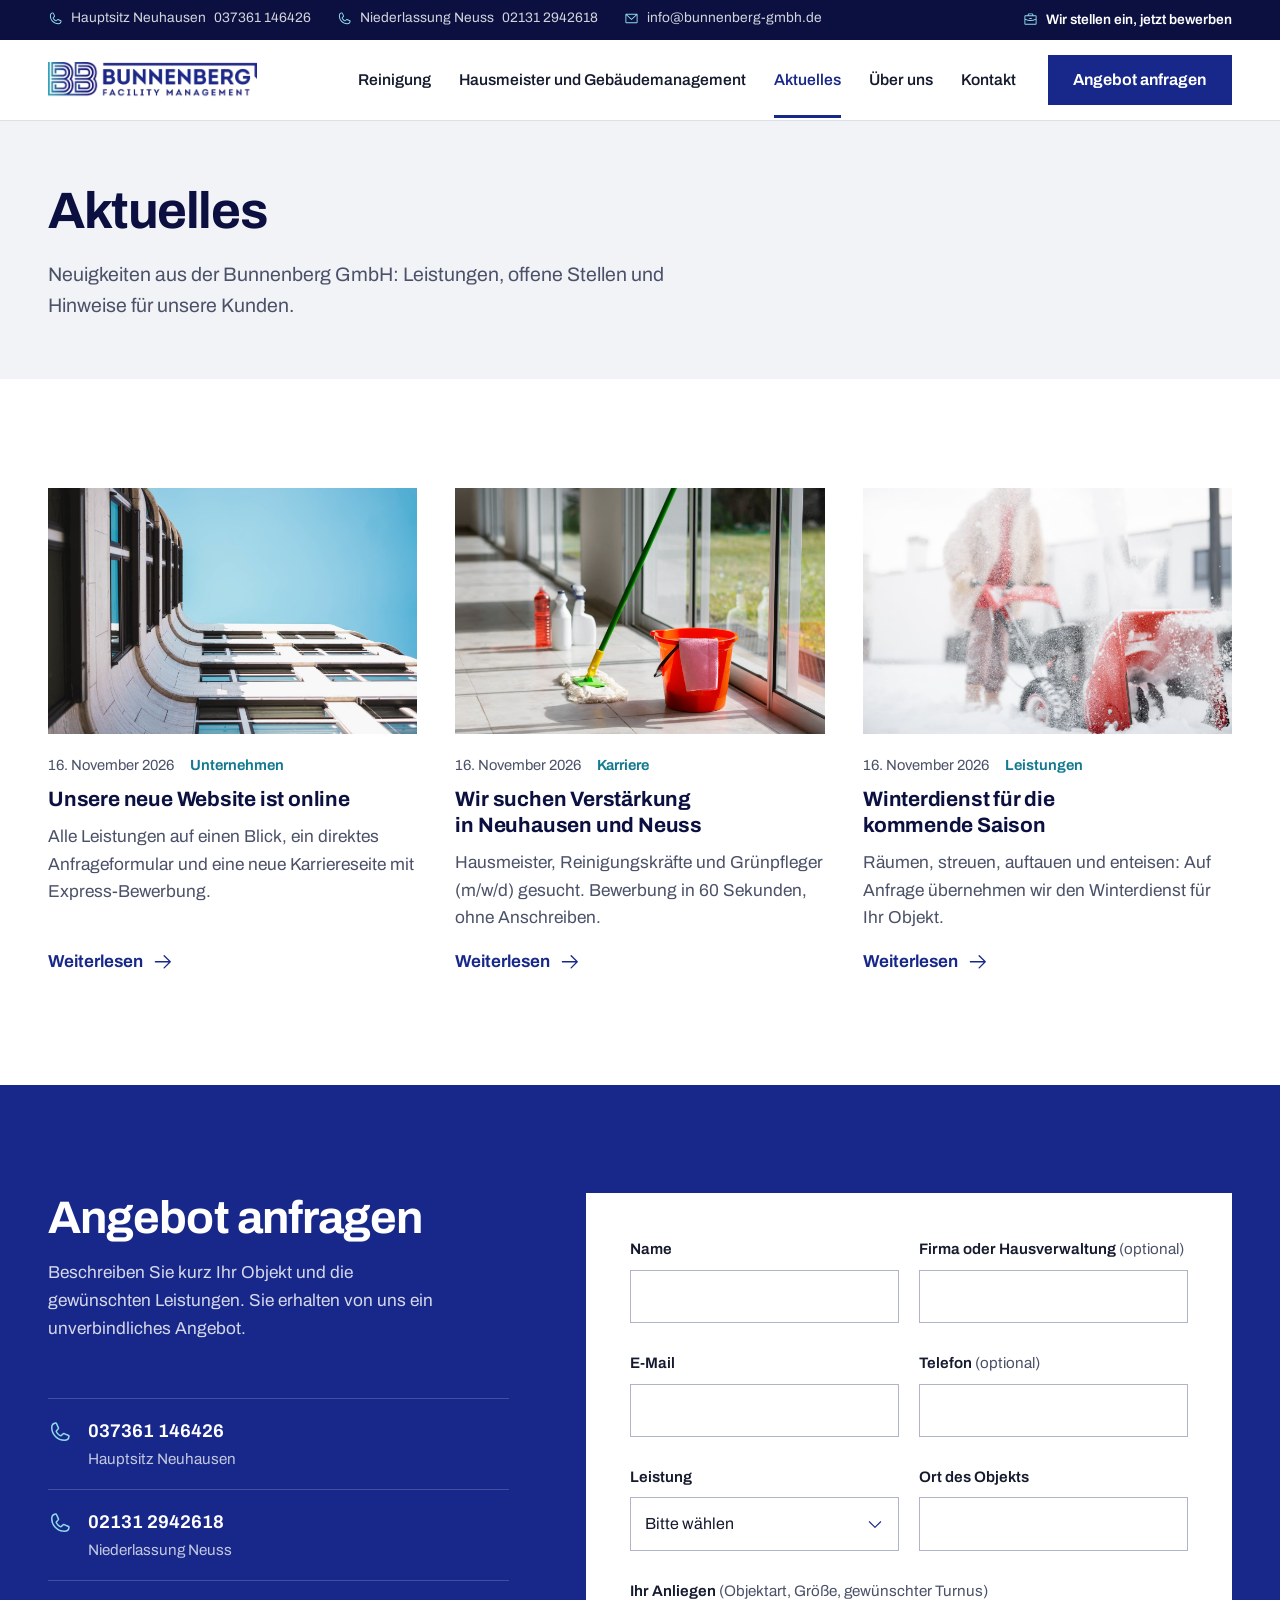
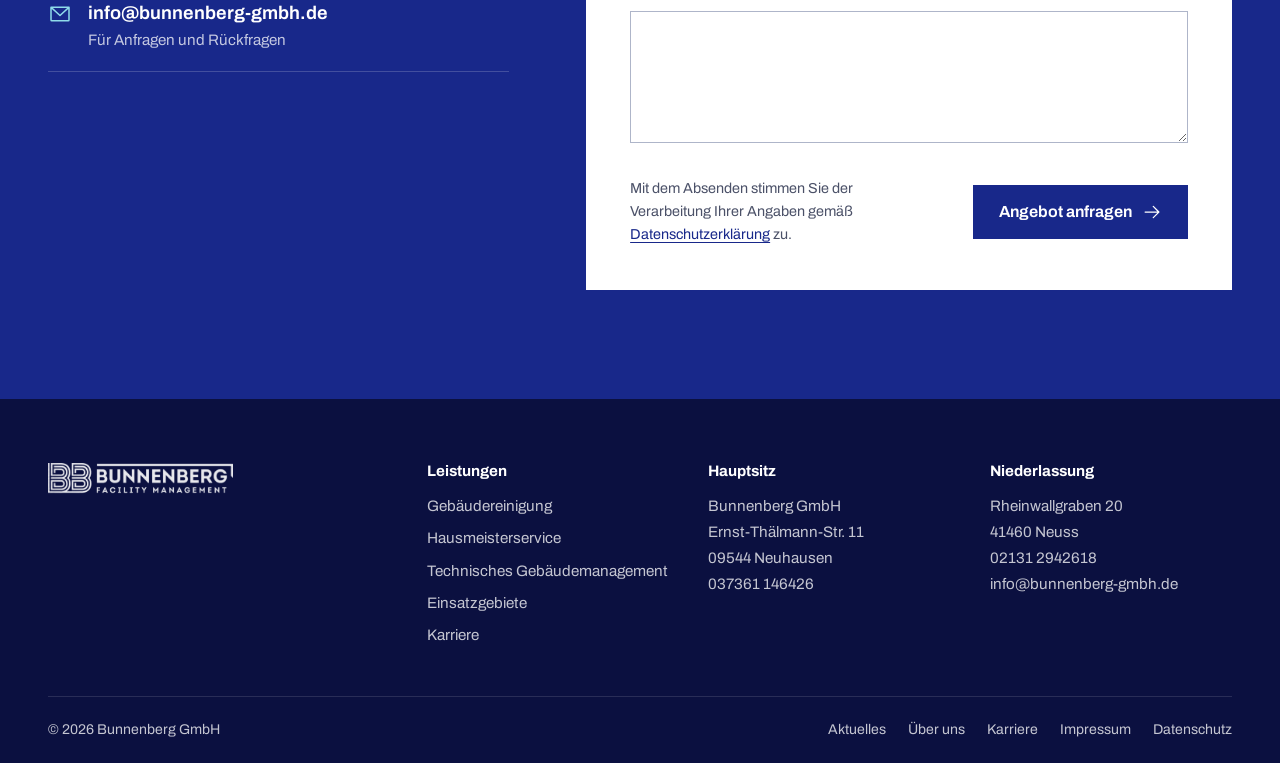
<file: aktuelles/index.html>
<!doctype html>
<html lang="de">
<head>
<meta charset="utf-8">
<meta name="viewport" content="width=device-width, initial-scale=1">
<title>Aktuelles | Bunnenberg GmbH</title>
<meta name="description" content="Neuigkeiten der Bunnenberg GmbH: Leistungen, offene Stellen in Neuhausen und Neuss und Hinweise für unsere Kunden.">
<link rel="canonical" href="https://bunnenberg-gmbh.de/aktuelles/">
<meta name="robots" content="index, follow">
<meta property="og:type" content="website">
<meta property="og:locale" content="de_DE">
<meta property="og:site_name" content="Bunnenberg GmbH">
<meta property="og:title" content="Aktuelles | Bunnenberg GmbH">
<meta property="og:description" content="Neuigkeiten aus der Bunnenberg GmbH.">
<meta property="og:url" content="https://bunnenberg-gmbh.de/aktuelles/">
<meta name="theme-color" content="#18288a">
<link rel="preload" href="../assets/fonts/archivo-var.woff2" as="font" type="font/woff2" crossorigin>
<link rel="stylesheet" href="../assets/css/style.css">
<script type="application/ld+json">{"@context": "https://schema.org", "@type": "Blog", "name": "Aktuelles", "url": "https://bunnenberg-gmbh.de/aktuelles/", "publisher": {"@id": "https://bunnenberg-gmbh.de/#organisation"}, "blogPost": [{"@type": "BlogPosting", "headline": "Unsere neue Website ist online", "url": "https://bunnenberg-gmbh.de/aktuelles/neue-website/", "datePublished": "2026-11-16"}, {"@type": "BlogPosting", "headline": "Wir suchen Verstärkung in Neuhausen und Neuss", "url": "https://bunnenberg-gmbh.de/aktuelles/stellen-neuhausen-neuss/", "datePublished": "2026-11-16"}, {"@type": "BlogPosting", "headline": "Winterdienst für die kommende Saison", "url": "https://bunnenberg-gmbh.de/aktuelles/winterdienst/", "datePublished": "2026-11-16"}]}</script>
</head>
<body>
<a class="sr-only" href="#inhalt">Zum Inhalt springen</a>

<div class="topbar">
  <div class="wrap topbar-inner">
    <ul class="topbar-contacts">
      <li><a href="tel:+4937361146426"><svg class="icon" aria-hidden="true" focusable="false" viewBox="0 0 256 256" fill="currentColor"><path d="M222.37,158.46l-47.11-21.11-.13-.06a16,16,0,0,0-15.17,1.4,8.12,8.12,0,0,0-.75.56L134.87,160c-15.42-7.49-31.34-23.29-38.83-38.51l20.78-24.71c.2-.25.39-.5.57-.77a16,16,0,0,0,1.32-15.06l0-.12L97.54,33.64a16,16,0,0,0-16.62-9.52A56.26,56.26,0,0,0,32,80c0,79.4,64.6,144,144,144a56.26,56.26,0,0,0,55.88-48.92A16,16,0,0,0,222.37,158.46ZM176,208A128.14,128.14,0,0,1,48,80,40.2,40.2,0,0,1,82.87,40a.61.61,0,0,0,0,.12l21,47L83.2,111.86a6.13,6.13,0,0,0-.57.77,16,16,0,0,0-1,15.7c9.06,18.53,27.73,37.06,46.46,46.11a16,16,0,0,0,15.75-1.14,8.44,8.44,0,0,0,.74-.56L168.89,152l47,21.05h0s.08,0,.11,0A40.21,40.21,0,0,1,176,208Z"/></svg> <span class="tb-label">Hauptsitz Neuhausen</span> 037361 146426</a></li>
      <li><a href="tel:+4921312942618"><svg class="icon" aria-hidden="true" focusable="false" viewBox="0 0 256 256" fill="currentColor"><path d="M222.37,158.46l-47.11-21.11-.13-.06a16,16,0,0,0-15.17,1.4,8.12,8.12,0,0,0-.75.56L134.87,160c-15.42-7.49-31.34-23.29-38.83-38.51l20.78-24.71c.2-.25.39-.5.57-.77a16,16,0,0,0,1.32-15.06l0-.12L97.54,33.64a16,16,0,0,0-16.62-9.52A56.26,56.26,0,0,0,32,80c0,79.4,64.6,144,144,144a56.26,56.26,0,0,0,55.88-48.92A16,16,0,0,0,222.37,158.46ZM176,208A128.14,128.14,0,0,1,48,80,40.2,40.2,0,0,1,82.87,40a.61.61,0,0,0,0,.12l21,47L83.2,111.86a6.13,6.13,0,0,0-.57.77,16,16,0,0,0-1,15.7c9.06,18.53,27.73,37.06,46.46,46.11a16,16,0,0,0,15.75-1.14,8.44,8.44,0,0,0,.74-.56L168.89,152l47,21.05h0s.08,0,.11,0A40.21,40.21,0,0,1,176,208Z"/></svg> <span class="tb-label">Niederlassung Neuss</span> 02131 2942618</a></li>
      <li><a href="mailto:info@bunnenberg-gmbh.de"><svg class="icon" aria-hidden="true" focusable="false" viewBox="0 0 256 256" fill="currentColor"><path d="M224,48H32a8,8,0,0,0-8,8V192a16,16,0,0,0,16,16H216a16,16,0,0,0,16-16V56A8,8,0,0,0,224,48ZM203.43,64,128,133.15,52.57,64ZM216,192H40V74.19l82.59,75.71a8,8,0,0,0,10.82,0L216,74.19V192Z"/></svg> info@bunnenberg-gmbh.de</a></li>
    </ul>
    <a class="topbar-jobs" href="../karriere/"><svg class="icon" aria-hidden="true" focusable="false" viewBox="0 0 256 256" fill="currentColor"><path d="M216,56H176V48a24,24,0,0,0-24-24H104A24,24,0,0,0,80,48v8H40A16,16,0,0,0,24,72V200a16,16,0,0,0,16,16H216a16,16,0,0,0,16-16V72A16,16,0,0,0,216,56ZM96,48a8,8,0,0,1,8-8h48a8,8,0,0,1,8,8v8H96ZM216,72v41.61A184,184,0,0,1,128,136a184.07,184.07,0,0,1-88-22.38V72Zm0,128H40V131.64A200.19,200.19,0,0,0,128,152a200.25,200.25,0,0,0,88-20.37V200ZM104,112a8,8,0,0,1,8-8h32a8,8,0,0,1,0,16H112A8,8,0,0,1,104,112Z"/></svg> <span>Wir stellen ein<span class="tb-label">, jetzt bewerben</span></span></a>
  </div>
</div>

<header class="site-header">
  <div class="wrap header-inner">
    <a class="logo" href="../" aria-label="Bunnenberg Facility Management, zur Startseite">
      <img src="../assets/img/bunnenberg-logo.png" alt="Bunnenberg Facility Management" width="950" height="164">
    </a>
    <button class="nav-toggle" type="button" aria-expanded="false" aria-controls="hauptnavigation">
      <span class="sr-only">Menü öffnen</span><svg class="icon" aria-hidden="true" focusable="false" viewBox="0 0 256 256" fill="currentColor"><path d="M224,128a8,8,0,0,1-8,8H40a8,8,0,0,1,0-16H216A8,8,0,0,1,224,128ZM40,72H216a8,8,0,0,0,0-16H40a8,8,0,0,0,0,16ZM216,184H40a8,8,0,0,0,0,16H216a8,8,0,0,0,0-16Z"/></svg>
    </button>
    <nav class="nav" id="hauptnavigation" aria-label="Hauptnavigation">
      <ul>
        <li><a href="../gebaeudereinigung/">Reinigung</a></li>
        <li><a href="../hausmeister-gebaeudemanagement/">Hausmeister und Gebäudemanagement</a></li>
        <li><a href="../aktuelles/" aria-current="page">Aktuelles</a></li>
        <li><a href="../ueber-uns/">Über uns</a></li>
        <li><a href="../kontakt/">Kontakt</a></li>
      </ul>
      <a class="btn btn-primary" href="#anfrage">Angebot anfragen</a>
    </nav>
  </div>
</header>

<main id="inhalt">

<section class="page-head" aria-labelledby="seite-titel">
  <div class="wrap">
    <h1 id="seite-titel">Aktuelles</h1>
    <p class="page-lead">Neuigkeiten aus der Bunnenberg GmbH: Leistungen, offene Stellen und Hinweise für unsere Kunden.</p>
  </div>
</section>

<section class="section posts-section" aria-label="Beiträge">
  <div class="wrap">
    <!-- WordPress: Elementor Loop Grid (Beiträge, 3 Spalten). Karte = Beitragsbild, Datum, Kategorie, Titel, Auszug, Weiterlesen -->
    <div class="post-grid">
      <article class="post-card">
        <a class="post-thumb" href="neue-website/" tabindex="-1" aria-hidden="true"><img src="../assets/img/ueber-uns-fassade.jpg" alt="" width="1400" height="934" loading="lazy"></a>
        <div class="post-body">
          <p class="post-meta"><time datetime="2026-11-16">16. November 2026</time><span>Unternehmen</span></p>
          <h2><a href="neue-website/">Unsere neue Website ist online</a></h2>
          <p class="post-excerpt">Alle Leistungen auf einen Blick, ein direktes Anfrageformular und eine neue Karriereseite mit Express-Bewerbung.</p>
          <a class="text-link" href="neue-website/"><span>Weiterlesen</span><svg class="icon" aria-hidden="true" focusable="false" viewBox="0 0 256 256" fill="currentColor"><path d="M221.66,133.66l-72,72a8,8,0,0,1-11.32-11.32L196.69,136H40a8,8,0,0,1,0-16H196.69L138.34,61.66a8,8,0,0,1,11.32-11.32l72,72A8,8,0,0,1,221.66,133.66Z"/></svg></a>
        </div>
      </article><article class="post-card">
        <a class="post-thumb" href="stellen-neuhausen-neuss/" tabindex="-1" aria-hidden="true"><img src="../assets/img/reinigungsutensilien-flur.jpg" alt="" width="1200" height="800" loading="lazy"></a>
        <div class="post-body">
          <p class="post-meta"><time datetime="2026-11-16">16. November 2026</time><span>Karriere</span></p>
          <h2><a href="stellen-neuhausen-neuss/">Wir suchen Verstärkung in Neuhausen und Neuss</a></h2>
          <p class="post-excerpt">Hausmeister, Reinigungskräfte und Grünpfleger (m/w/d) gesucht. Bewerbung in 60 Sekunden, ohne Anschreiben.</p>
          <a class="text-link" href="stellen-neuhausen-neuss/"><span>Weiterlesen</span><svg class="icon" aria-hidden="true" focusable="false" viewBox="0 0 256 256" fill="currentColor"><path d="M221.66,133.66l-72,72a8,8,0,0,1-11.32-11.32L196.69,136H40a8,8,0,0,1,0-16H196.69L138.34,61.66a8,8,0,0,1,11.32-11.32l72,72A8,8,0,0,1,221.66,133.66Z"/></svg></a>
        </div>
      </article><article class="post-card">
        <a class="post-thumb" href="winterdienst/" tabindex="-1" aria-hidden="true"><img src="../assets/img/winterdienst-schneefraese.jpg" alt="" width="1200" height="800" loading="lazy"></a>
        <div class="post-body">
          <p class="post-meta"><time datetime="2026-11-16">16. November 2026</time><span>Leistungen</span></p>
          <h2><a href="winterdienst/">Winterdienst für die kommende Saison</a></h2>
          <p class="post-excerpt">Räumen, streuen, auftauen und enteisen: Auf Anfrage übernehmen wir den Winterdienst für Ihr Objekt.</p>
          <a class="text-link" href="winterdienst/"><span>Weiterlesen</span><svg class="icon" aria-hidden="true" focusable="false" viewBox="0 0 256 256" fill="currentColor"><path d="M221.66,133.66l-72,72a8,8,0,0,1-11.32-11.32L196.69,136H40a8,8,0,0,1,0-16H196.69L138.34,61.66a8,8,0,0,1,11.32-11.32l72,72A8,8,0,0,1,221.66,133.66Z"/></svg></a>
        </div>
      </article>
    </div>
  </div>
</section>

<section class="section contact" id="anfrage" aria-labelledby="anfrage-titel">
  <div class="wrap contact-grid">
    <div>
      <div class="section-head">
        <h2 id="anfrage-titel">Angebot anfragen</h2>
        <p>Beschreiben Sie kurz Ihr Objekt und die gewünschten Leistungen. Sie erhalten von uns ein unverbindliches Angebot.</p>
      </div>
      <ul class="contact-ways">
        <li><svg class="icon" aria-hidden="true" focusable="false" viewBox="0 0 256 256" fill="currentColor"><path d="M222.37,158.46l-47.11-21.11-.13-.06a16,16,0,0,0-15.17,1.4,8.12,8.12,0,0,0-.75.56L134.87,160c-15.42-7.49-31.34-23.29-38.83-38.51l20.78-24.71c.2-.25.39-.5.57-.77a16,16,0,0,0,1.32-15.06l0-.12L97.54,33.64a16,16,0,0,0-16.62-9.52A56.26,56.26,0,0,0,32,80c0,79.4,64.6,144,144,144a56.26,56.26,0,0,0,55.88-48.92A16,16,0,0,0,222.37,158.46ZM176,208A128.14,128.14,0,0,1,48,80,40.2,40.2,0,0,1,82.87,40a.61.61,0,0,0,0,.12l21,47L83.2,111.86a6.13,6.13,0,0,0-.57.77,16,16,0,0,0-1,15.7c9.06,18.53,27.73,37.06,46.46,46.11a16,16,0,0,0,15.75-1.14,8.44,8.44,0,0,0,.74-.56L168.89,152l47,21.05h0s.08,0,.11,0A40.21,40.21,0,0,1,176,208Z"/></svg><div><a href="tel:+4937361146426">037361 146426</a><span>Hauptsitz Neuhausen</span></div></li>
        <li><svg class="icon" aria-hidden="true" focusable="false" viewBox="0 0 256 256" fill="currentColor"><path d="M222.37,158.46l-47.11-21.11-.13-.06a16,16,0,0,0-15.17,1.4,8.12,8.12,0,0,0-.75.56L134.87,160c-15.42-7.49-31.34-23.29-38.83-38.51l20.78-24.71c.2-.25.39-.5.57-.77a16,16,0,0,0,1.32-15.06l0-.12L97.54,33.64a16,16,0,0,0-16.62-9.52A56.26,56.26,0,0,0,32,80c0,79.4,64.6,144,144,144a56.26,56.26,0,0,0,55.88-48.92A16,16,0,0,0,222.37,158.46ZM176,208A128.14,128.14,0,0,1,48,80,40.2,40.2,0,0,1,82.87,40a.61.61,0,0,0,0,.12l21,47L83.2,111.86a6.13,6.13,0,0,0-.57.77,16,16,0,0,0-1,15.7c9.06,18.53,27.73,37.06,46.46,46.11a16,16,0,0,0,15.75-1.14,8.44,8.44,0,0,0,.74-.56L168.89,152l47,21.05h0s.08,0,.11,0A40.21,40.21,0,0,1,176,208Z"/></svg><div><a href="tel:+4921312942618">02131 2942618</a><span>Niederlassung Neuss</span></div></li>
        <li><svg class="icon" aria-hidden="true" focusable="false" viewBox="0 0 256 256" fill="currentColor"><path d="M224,48H32a8,8,0,0,0-8,8V192a16,16,0,0,0,16,16H216a16,16,0,0,0,16-16V56A8,8,0,0,0,224,48ZM203.43,64,128,133.15,52.57,64ZM216,192H40V74.19l82.59,75.71a8,8,0,0,0,10.82,0L216,74.19V192Z"/></svg><div><a href="mailto:info@bunnenberg-gmbh.de">info@bunnenberg-gmbh.de</a><span>Für Anfragen und Rückfragen</span></div></li>
      </ul>
    </div>
    <form class="form" id="anfrage-form" novalidate>
      <div class="form-grid">
        <div class="field"><label for="f-name">Name</label><input id="f-name" name="name" autocomplete="name" required><p class="error" aria-live="polite"></p></div>
        <div class="field"><label for="f-firma">Firma oder Hausverwaltung <span class="opt">(optional)</span></label><input id="f-firma" name="firma" autocomplete="organization"><p class="error"></p></div>
        <div class="field"><label for="f-mail">E-Mail</label><input id="f-mail" name="email" type="email" autocomplete="email" required><p class="error" aria-live="polite"></p></div>
        <div class="field"><label for="f-tel">Telefon <span class="opt">(optional)</span></label><input id="f-tel" name="telefon" type="tel" autocomplete="tel"><p class="error"></p></div>
        <div class="field"><label for="f-leistung">Leistung</label>
          <select id="f-leistung" name="leistung" required>
            <option value="">Bitte wählen</option>
            <option>Gebäude- und Unterhaltsreinigung</option>
            <option>Glasreinigung</option>
            <option>Baureinigung</option>
            <option>Industriereinigung</option>
            <option>Hausmeisterservice</option>
            <option>Grünanlagenpflege</option>
            <option>Winterdienst (auf Anfrage)</option>
            <option>Technisches Gebäudemanagement</option>
            <option>Mehrere Leistungen</option>
          </select><p class="error" aria-live="polite"></p></div>
        <div class="field"><label for="f-ort">Ort des Objekts</label><input id="f-ort" name="ort" autocomplete="address-level2" required><p class="error" aria-live="polite"></p></div>
        <div class="field full"><label for="f-msg">Ihr Anliegen <span class="opt">(Objektart, Größe, gewünschter Turnus)</span></label><textarea id="f-msg" name="nachricht" required></textarea><p class="error" aria-live="polite"></p></div>
      </div>
      <div class="form-foot">
        <p>Mit dem Absenden stimmen Sie der Verarbeitung Ihrer Angaben gemäß <a href="../datenschutz/">Datenschutzerklärung</a> zu.</p>
        <button class="btn btn-primary" type="submit">Angebot anfragen <svg class="icon icon-arrow" aria-hidden="true" focusable="false" viewBox="0 0 256 256" fill="currentColor"><path d="M221.66,133.66l-72,72a8,8,0,0,1-11.32-11.32L196.69,136H40a8,8,0,0,1,0-16H196.69L138.34,61.66a8,8,0,0,1,11.32-11.32l72,72A8,8,0,0,1,221.66,133.66Z"/></svg></button>
      </div>
      <p class="form-status" role="status" hidden></p>
    </form>
  </div>
</section>

</main>

<footer class="site-footer">
  <div class="wrap footer-grid">
    <div>
      <img src="../assets/img/bunnenberg-logo-weiss.png" alt="Bunnenberg Facility Management" width="950" height="164">
    </div>
    <div>
      <h2>Leistungen</h2>
      <ul>
        <li><a href="../gebaeudereinigung/">Gebäudereinigung</a></li>
        <li><a href="../hausmeister-gebaeudemanagement/">Hausmeisterservice</a></li>
        <li><a href="../hausmeister-gebaeudemanagement/#technisches-gebaeudemanagement">Technisches Gebäudemanagement</a></li>
        <li><a href="../#einsatzgebiete">Einsatzgebiete</a></li>
        <li><a href="../karriere/">Karriere</a></li>
      </ul>
    </div>
    <div>
      <h2>Hauptsitz</h2>
      <address>Bunnenberg GmbH<br>Ernst-Thälmann-Str. 11<br>09544 Neuhausen<br><a href="tel:+4937361146426">037361 146426</a></address>
    </div>
    <div>
      <h2>Niederlassung</h2>
      <address>Rheinwallgraben 20<br>41460 Neuss<br><a href="tel:+4921312942618">02131 2942618</a><br><a href="mailto:info@bunnenberg-gmbh.de">info@bunnenberg-gmbh.de</a></address>
    </div>
  </div>
  <div class="wrap footer-legal">
    <p>© <span id="jahr">2026</span> Bunnenberg GmbH</p>
    <ul>
      <li><a href="../aktuelles/">Aktuelles</a></li>
      <li><a href="../ueber-uns/">Über uns</a></li>
      <li><a href="../karriere/">Karriere</a></li>
      <li><a href="../impressum/">Impressum</a></li>
      <li><a href="../datenschutz/">Datenschutz</a></li>
    </ul>
  </div>
</footer>

<script src="../assets/js/main.js" defer></script>
</body>
</html>
</file>
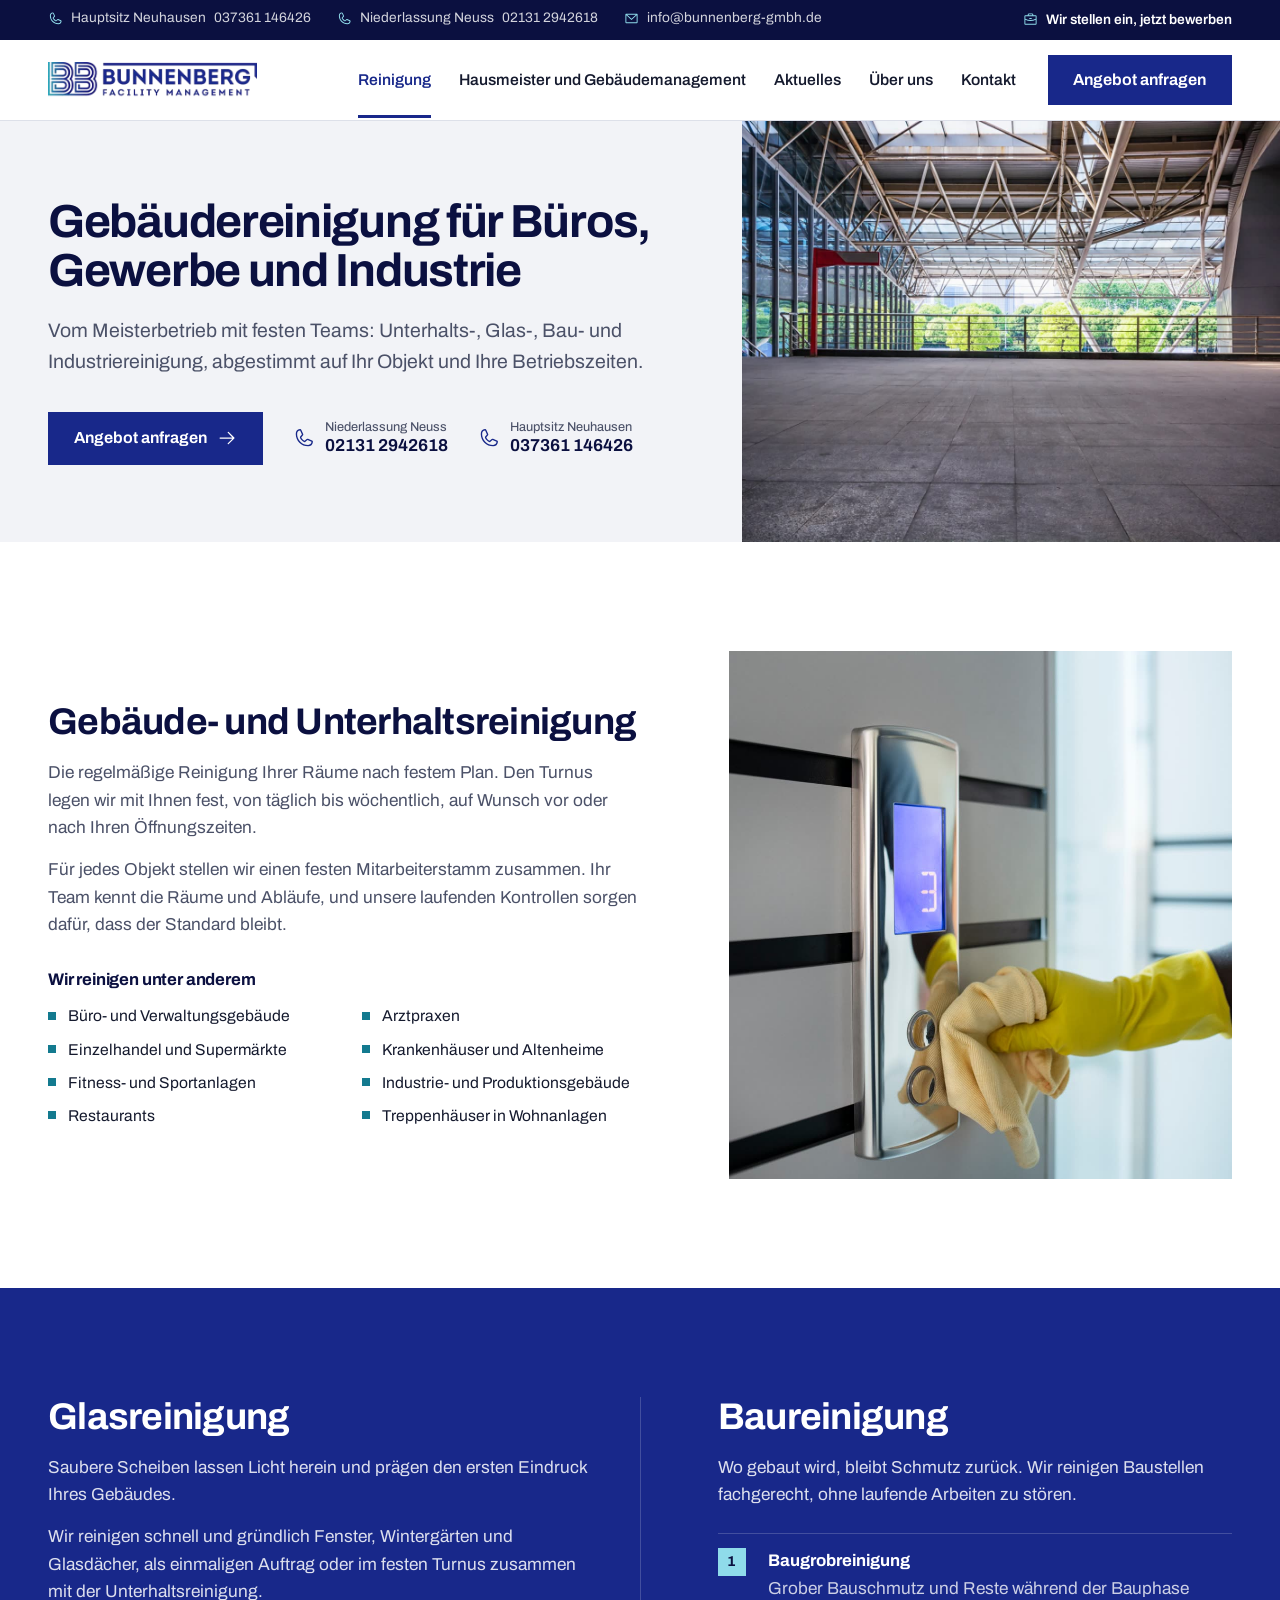
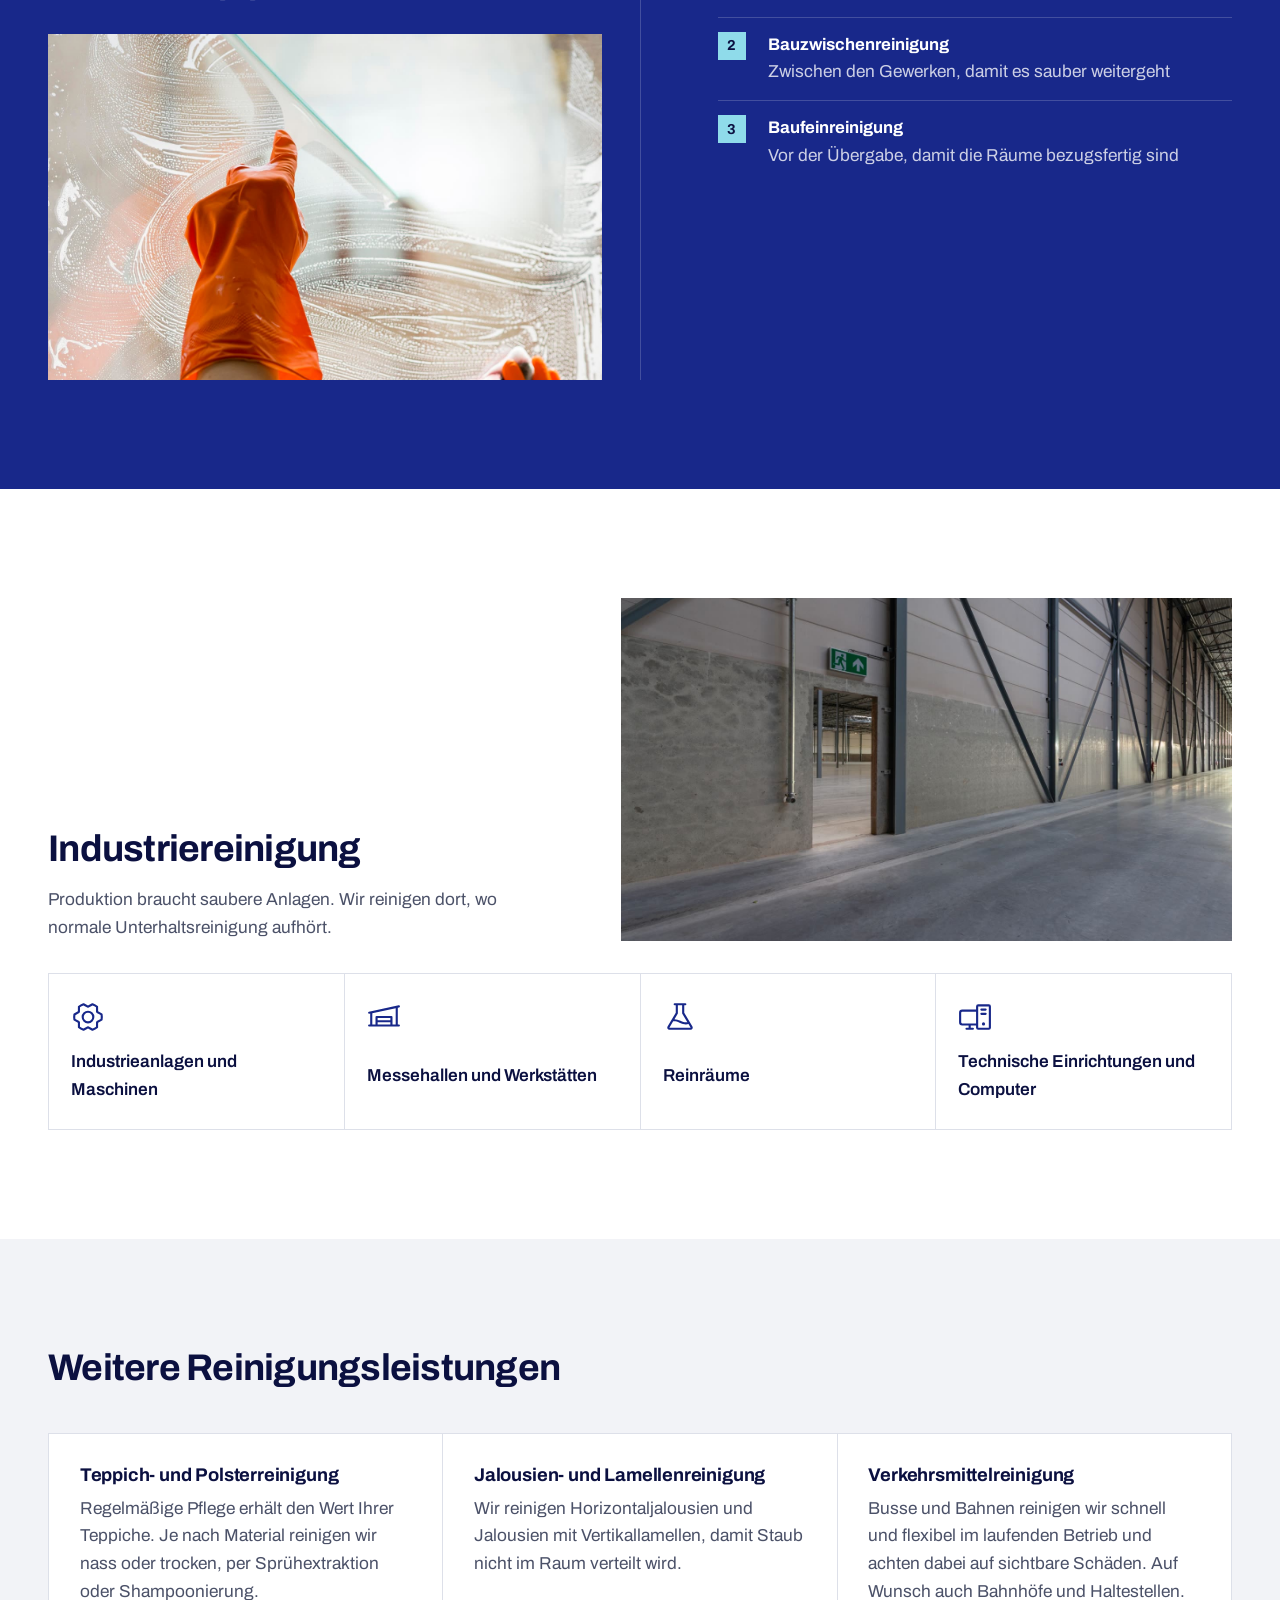
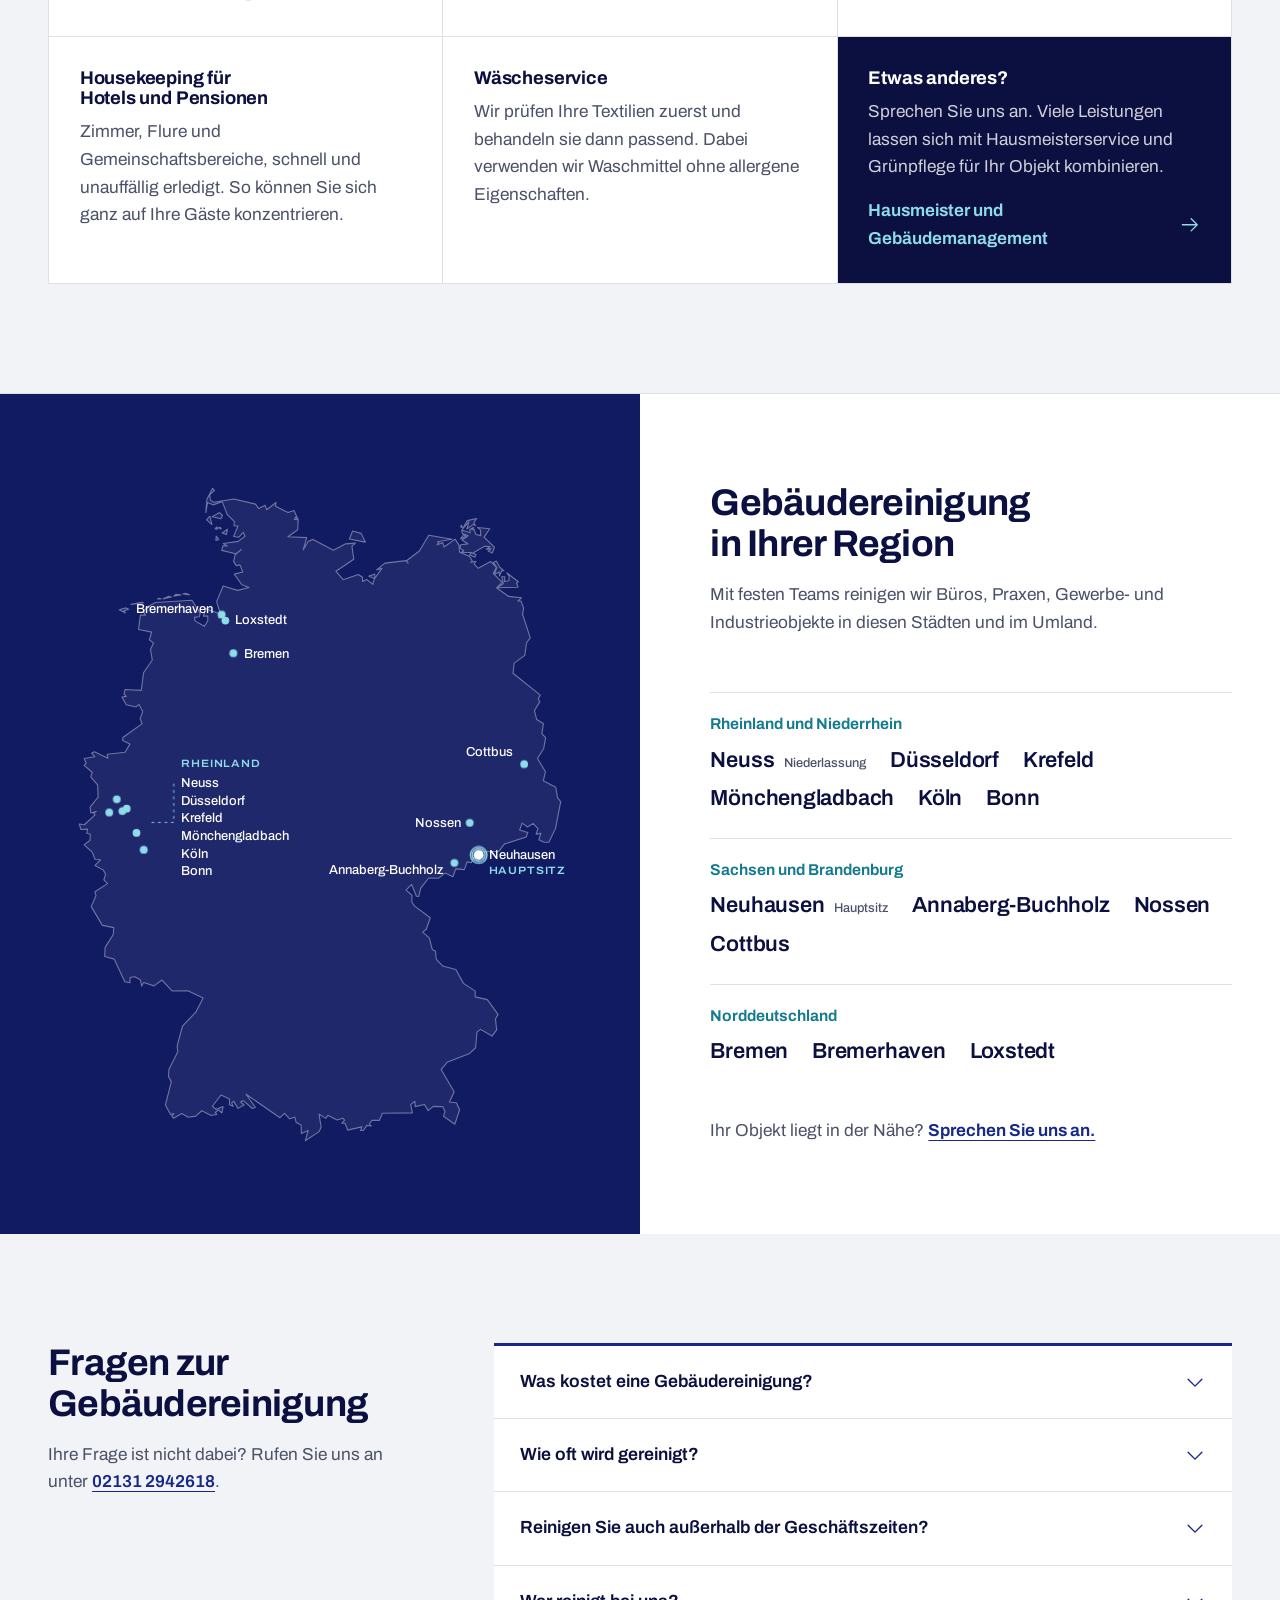
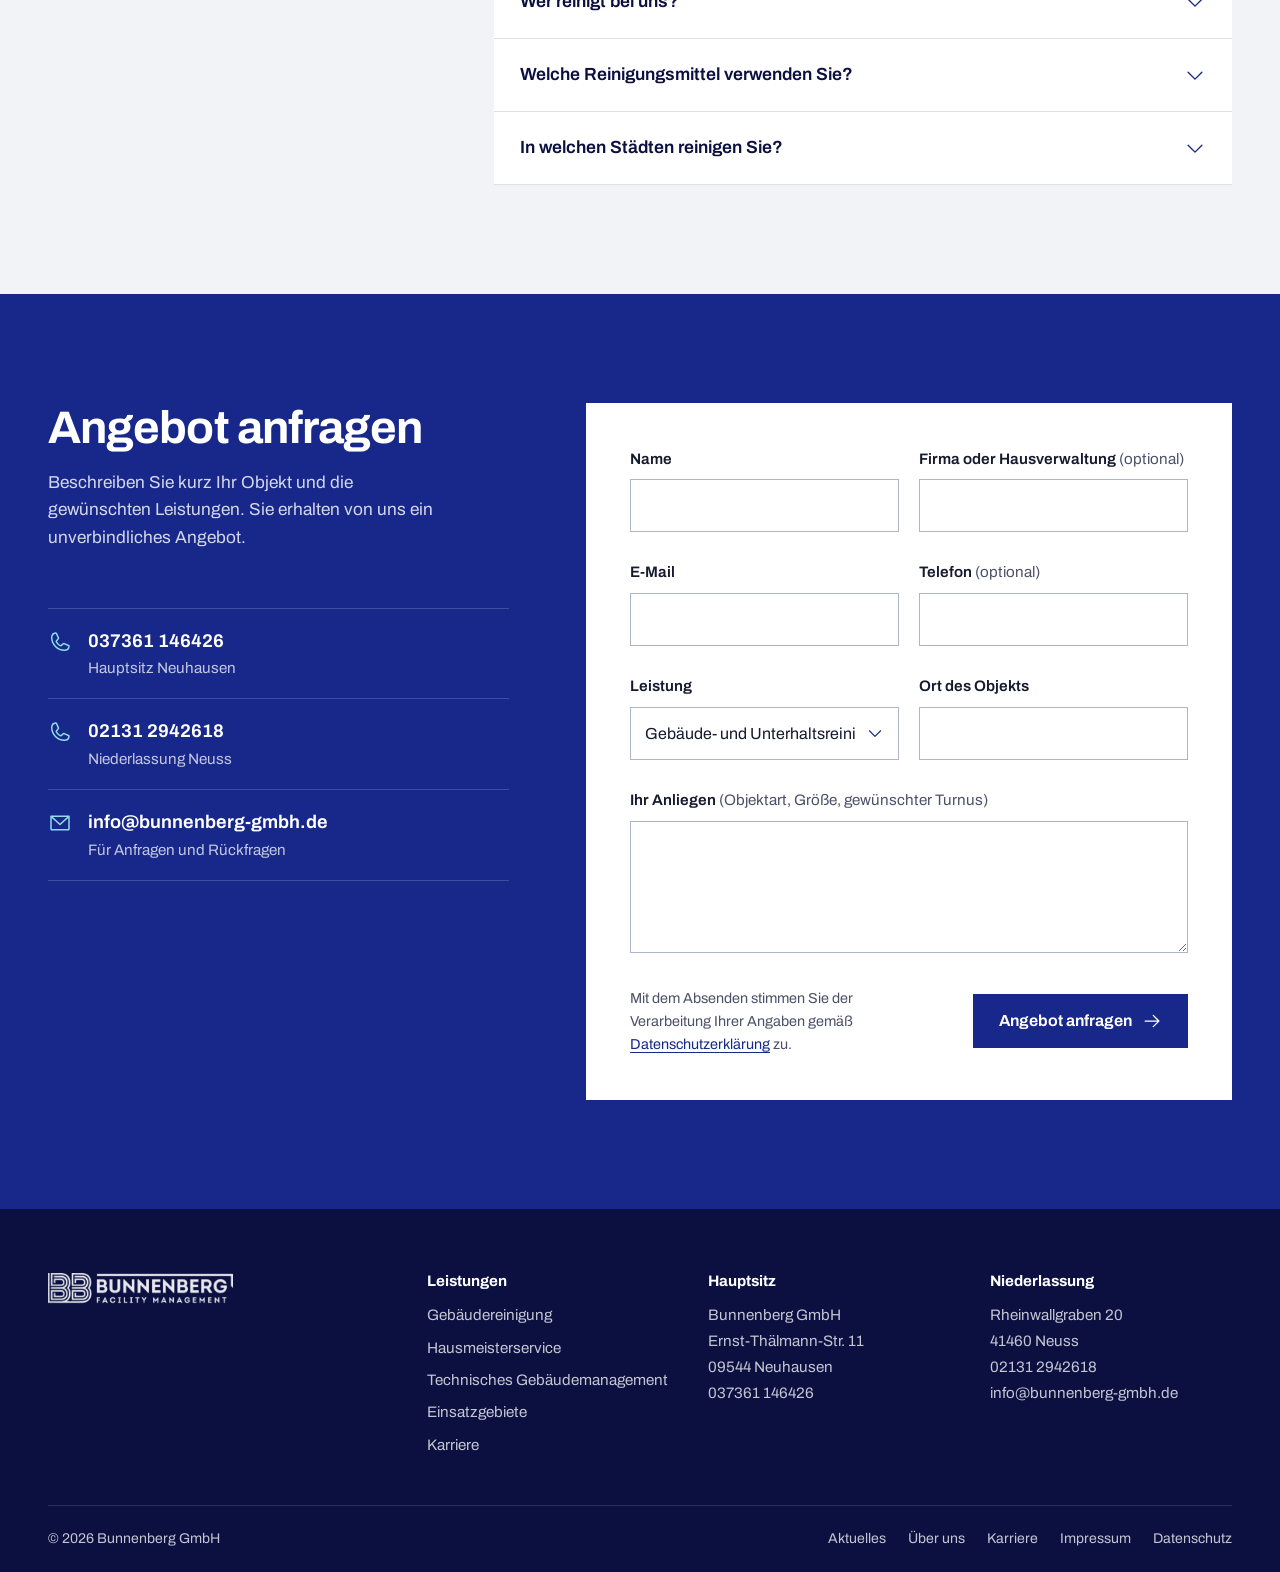
<file: gebaeudereinigung/index.html>
<!doctype html>
<html lang="de">
<head>
<meta charset="utf-8">
<meta name="viewport" content="width=device-width, initial-scale=1">
<title>Gebäudereinigung und Unterhaltsreinigung für Gewerbe | Bunnenberg GmbH</title>
<meta name="description" content="Unterhaltsreinigung, Glasreinigung, Baureinigung und Industriereinigung vom Meisterbetrieb. Feste Teams in Neuss, Düsseldorf, Köln, Bonn, Bremen und Sachsen. Jetzt Angebot anfragen.">
<link rel="canonical" href="https://bunnenberg-gmbh.de/gebaeudereinigung/">
<meta name="robots" content="index, follow">
<meta property="og:type" content="website">
<meta property="og:locale" content="de_DE">
<meta property="og:site_name" content="Bunnenberg GmbH">
<meta property="og:title" content="Gebäudereinigung | Bunnenberg GmbH">
<meta property="og:description" content="Unterhalts-, Glas-, Bau- und Industriereinigung mit festen Teams vor Ort.">
<meta property="og:url" content="https://bunnenberg-gmbh.de/gebaeudereinigung/">
<meta name="theme-color" content="#18288a">
<link rel="preload" href="../assets/fonts/archivo-var.woff2" as="font" type="font/woff2" crossorigin>
<link rel="stylesheet" href="../assets/css/style.css">
<script type="application/ld+json">{"@context": "https://schema.org", "@graph": [{"@type": "Service", "name": "Gebäudereinigung", "serviceType": ["Unterhaltsreinigung", "Glasreinigung", "Baureinigung", "Industriereinigung", "Teppichreinigung", "Lamellenreinigung", "Verkehrsmittelreinigung", "Housekeeping", "Wäscheservice"], "url": "https://bunnenberg-gmbh.de/gebaeudereinigung/", "provider": {"@type": "LocalBusiness", "@id": "https://bunnenberg-gmbh.de/#organisation", "name": "Bunnenberg GmbH"}, "areaServed": [{"@type": "City", "name": "Neuss"}, {"@type": "City", "name": "Düsseldorf"}, {"@type": "City", "name": "Krefeld"}, {"@type": "City", "name": "Mönchengladbach"}, {"@type": "City", "name": "Köln"}, {"@type": "City", "name": "Bonn"}, {"@type": "City", "name": "Bremen"}, {"@type": "City", "name": "Bremerhaven"}, {"@type": "City", "name": "Loxstedt"}, {"@type": "City", "name": "Annaberg-Buchholz"}, {"@type": "City", "name": "Nossen"}, {"@type": "City", "name": "Cottbus"}, {"@type": "City", "name": "Neuhausen/Erzgeb."}]}, {"@type": "FAQPage", "mainEntity": [{"@type": "Question", "name": "Was kostet eine Gebäudereinigung?", "acceptedAnswer": {"@type": "Answer", "text": "Der Preis hängt von der Fläche, der Art des Objekts, dem Turnus und den gewünschten Leistungen ab. Beschreiben Sie uns Ihr Objekt, Sie erhalten ein unverbindliches Angebot mit nachvollziehbarem Preis."}}, {"@type": "Question", "name": "Wie oft wird gereinigt?", "acceptedAnswer": {"@type": "Answer", "text": "Das legen wir gemeinsam mit Ihnen fest. Üblich sind tägliche, mehrmals wöchentliche oder wöchentliche Einsätze. Glas- und Grundreinigungen planen wir in größeren Abständen dazu."}}, {"@type": "Question", "name": "Reinigen Sie auch außerhalb der Geschäftszeiten?", "acceptedAnswer": {"@type": "Answer", "text": "Ja. Wir richten die Einsatzzeiten nach Ihrem Betrieb, zum Beispiel vor oder nach den Öffnungszeiten, damit Ihr Alltag ungestört bleibt."}}, {"@type": "Question", "name": "Wer reinigt bei uns?", "acceptedAnswer": {"@type": "Answer", "text": "Ein fester Mitarbeiterstamm, der Ihr Objekt kennt. Unsere Mitarbeiter werden gründlich eingearbeitet, an modernen Geräten geschult und regelmäßig fortgebildet."}}, {"@type": "Question", "name": "Welche Reinigungsmittel verwenden Sie?", "acceptedAnswer": {"@type": "Answer", "text": "Wir prüfen laufend neue Geräte und Verfahren und setzen, wo es möglich ist, umweltfreundlichere Reinigungsmittel ein."}}, {"@type": "Question", "name": "In welchen Städten reinigen Sie?", "acceptedAnswer": {"@type": "Answer", "text": "In Neuss, Düsseldorf, Krefeld, Mönchengladbach, Köln und Bonn, in Bremen, Bremerhaven und Loxstedt sowie in Neuhausen, Annaberg-Buchholz, Nossen und Cottbus. Auch das Umland dieser Städte betreuen wir."}}]}]}</script>
</head>
<body>
<a class="sr-only" href="#inhalt">Zum Inhalt springen</a>

<div class="topbar">
  <div class="wrap topbar-inner">
    <ul class="topbar-contacts">
      <li><a href="tel:+4937361146426"><svg class="icon" aria-hidden="true" focusable="false" viewBox="0 0 256 256" fill="currentColor"><path d="M222.37,158.46l-47.11-21.11-.13-.06a16,16,0,0,0-15.17,1.4,8.12,8.12,0,0,0-.75.56L134.87,160c-15.42-7.49-31.34-23.29-38.83-38.51l20.78-24.71c.2-.25.39-.5.57-.77a16,16,0,0,0,1.32-15.06l0-.12L97.54,33.64a16,16,0,0,0-16.62-9.52A56.26,56.26,0,0,0,32,80c0,79.4,64.6,144,144,144a56.26,56.26,0,0,0,55.88-48.92A16,16,0,0,0,222.37,158.46ZM176,208A128.14,128.14,0,0,1,48,80,40.2,40.2,0,0,1,82.87,40a.61.61,0,0,0,0,.12l21,47L83.2,111.86a6.13,6.13,0,0,0-.57.77,16,16,0,0,0-1,15.7c9.06,18.53,27.73,37.06,46.46,46.11a16,16,0,0,0,15.75-1.14,8.44,8.44,0,0,0,.74-.56L168.89,152l47,21.05h0s.08,0,.11,0A40.21,40.21,0,0,1,176,208Z"/></svg> <span class="tb-label">Hauptsitz Neuhausen</span> 037361 146426</a></li>
      <li><a href="tel:+4921312942618"><svg class="icon" aria-hidden="true" focusable="false" viewBox="0 0 256 256" fill="currentColor"><path d="M222.37,158.46l-47.11-21.11-.13-.06a16,16,0,0,0-15.17,1.4,8.12,8.12,0,0,0-.75.56L134.87,160c-15.42-7.49-31.34-23.29-38.83-38.51l20.78-24.71c.2-.25.39-.5.57-.77a16,16,0,0,0,1.32-15.06l0-.12L97.54,33.64a16,16,0,0,0-16.62-9.52A56.26,56.26,0,0,0,32,80c0,79.4,64.6,144,144,144a56.26,56.26,0,0,0,55.88-48.92A16,16,0,0,0,222.37,158.46ZM176,208A128.14,128.14,0,0,1,48,80,40.2,40.2,0,0,1,82.87,40a.61.61,0,0,0,0,.12l21,47L83.2,111.86a6.13,6.13,0,0,0-.57.77,16,16,0,0,0-1,15.7c9.06,18.53,27.73,37.06,46.46,46.11a16,16,0,0,0,15.75-1.14,8.44,8.44,0,0,0,.74-.56L168.89,152l47,21.05h0s.08,0,.11,0A40.21,40.21,0,0,1,176,208Z"/></svg> <span class="tb-label">Niederlassung Neuss</span> 02131 2942618</a></li>
      <li><a href="mailto:info@bunnenberg-gmbh.de"><svg class="icon" aria-hidden="true" focusable="false" viewBox="0 0 256 256" fill="currentColor"><path d="M224,48H32a8,8,0,0,0-8,8V192a16,16,0,0,0,16,16H216a16,16,0,0,0,16-16V56A8,8,0,0,0,224,48ZM203.43,64,128,133.15,52.57,64ZM216,192H40V74.19l82.59,75.71a8,8,0,0,0,10.82,0L216,74.19V192Z"/></svg> info@bunnenberg-gmbh.de</a></li>
    </ul>
    <a class="topbar-jobs" href="../karriere/"><svg class="icon" aria-hidden="true" focusable="false" viewBox="0 0 256 256" fill="currentColor"><path d="M216,56H176V48a24,24,0,0,0-24-24H104A24,24,0,0,0,80,48v8H40A16,16,0,0,0,24,72V200a16,16,0,0,0,16,16H216a16,16,0,0,0,16-16V72A16,16,0,0,0,216,56ZM96,48a8,8,0,0,1,8-8h48a8,8,0,0,1,8,8v8H96ZM216,72v41.61A184,184,0,0,1,128,136a184.07,184.07,0,0,1-88-22.38V72Zm0,128H40V131.64A200.19,200.19,0,0,0,128,152a200.25,200.25,0,0,0,88-20.37V200ZM104,112a8,8,0,0,1,8-8h32a8,8,0,0,1,0,16H112A8,8,0,0,1,104,112Z"/></svg> <span>Wir stellen ein<span class="tb-label">, jetzt bewerben</span></span></a>
  </div>
</div>

<header class="site-header">
  <div class="wrap header-inner">
    <a class="logo" href="../" aria-label="Bunnenberg Facility Management, zur Startseite">
      <img src="../assets/img/bunnenberg-logo.png" alt="Bunnenberg Facility Management" width="950" height="164">
    </a>
    <button class="nav-toggle" type="button" aria-expanded="false" aria-controls="hauptnavigation">
      <span class="sr-only">Menü öffnen</span><svg class="icon" aria-hidden="true" focusable="false" viewBox="0 0 256 256" fill="currentColor"><path d="M224,128a8,8,0,0,1-8,8H40a8,8,0,0,1,0-16H216A8,8,0,0,1,224,128ZM40,72H216a8,8,0,0,0,0-16H40a8,8,0,0,0,0,16ZM216,184H40a8,8,0,0,0,0,16H216a8,8,0,0,0,0-16Z"/></svg>
    </button>
    <nav class="nav" id="hauptnavigation" aria-label="Hauptnavigation">
      <ul>
        <li><a href="../gebaeudereinigung/" aria-current="page">Reinigung</a></li>
        <li><a href="../hausmeister-gebaeudemanagement/">Hausmeister und Gebäudemanagement</a></li>
        <li><a href="../aktuelles/">Aktuelles</a></li>
        <li><a href="../ueber-uns/">Über uns</a></li>
        <li><a href="../kontakt/">Kontakt</a></li>
      </ul>
      <a class="btn btn-primary" href="#anfrage">Angebot anfragen</a>
    </nav>
  </div>
</header>

<main id="inhalt">

<section class="page-hero" aria-labelledby="seite-titel">
  <div class="page-hero-photo">
    <img src="../assets/img/reinigung-hallenboden.jpg" alt="Gepflegte Halle mit Glasfront, Stahldach und sauberem Steinboden" width="1400" height="934" fetchpriority="high">
  </div>
  <div class="wrap page-hero-inner">
    <h1 id="seite-titel">Gebäude&shy;reinigung für Büros, Gewerbe und Industrie</h1>
    <p class="page-lead">Vom Meisterbetrieb mit festen Teams: Unterhalts-, Glas-, Bau- und Industriereinigung, abgestimmt auf Ihr Objekt und Ihre Betriebszeiten.</p>
    <div class="hero-actions">
      <a class="btn btn-primary" href="#anfrage">Angebot anfragen <svg class="icon icon-arrow" aria-hidden="true" focusable="false" viewBox="0 0 256 256" fill="currentColor"><path d="M221.66,133.66l-72,72a8,8,0,0,1-11.32-11.32L196.69,136H40a8,8,0,0,1,0-16H196.69L138.34,61.66a8,8,0,0,1,11.32-11.32l72,72A8,8,0,0,1,221.66,133.66Z"/></svg></a>
      <a class="page-phone" href="tel:+4921312942618"><svg class="icon" aria-hidden="true" focusable="false" viewBox="0 0 256 256" fill="currentColor"><path d="M222.37,158.46l-47.11-21.11-.13-.06a16,16,0,0,0-15.17,1.4,8.12,8.12,0,0,0-.75.56L134.87,160c-15.42-7.49-31.34-23.29-38.83-38.51l20.78-24.71c.2-.25.39-.5.57-.77a16,16,0,0,0,1.32-15.06l0-.12L97.54,33.64a16,16,0,0,0-16.62-9.52A56.26,56.26,0,0,0,32,80c0,79.4,64.6,144,144,144a56.26,56.26,0,0,0,55.88-48.92A16,16,0,0,0,222.37,158.46ZM176,208A128.14,128.14,0,0,1,48,80,40.2,40.2,0,0,1,82.87,40a.61.61,0,0,0,0,.12l21,47L83.2,111.86a6.13,6.13,0,0,0-.57.77,16,16,0,0,0-1,15.7c9.06,18.53,27.73,37.06,46.46,46.11a16,16,0,0,0,15.75-1.14,8.44,8.44,0,0,0,.74-.56L168.89,152l47,21.05h0s.08,0,.11,0A40.21,40.21,0,0,1,176,208Z"/></svg><span><small>Niederlassung Neuss</small>02131 2942618</span></a>
      <a class="page-phone" href="tel:+4937361146426"><svg class="icon" aria-hidden="true" focusable="false" viewBox="0 0 256 256" fill="currentColor"><path d="M222.37,158.46l-47.11-21.11-.13-.06a16,16,0,0,0-15.17,1.4,8.12,8.12,0,0,0-.75.56L134.87,160c-15.42-7.49-31.34-23.29-38.83-38.51l20.78-24.71c.2-.25.39-.5.57-.77a16,16,0,0,0,1.32-15.06l0-.12L97.54,33.64a16,16,0,0,0-16.62-9.52A56.26,56.26,0,0,0,32,80c0,79.4,64.6,144,144,144a56.26,56.26,0,0,0,55.88-48.92A16,16,0,0,0,222.37,158.46ZM176,208A128.14,128.14,0,0,1,48,80,40.2,40.2,0,0,1,82.87,40a.61.61,0,0,0,0,.12l21,47L83.2,111.86a6.13,6.13,0,0,0-.57.77,16,16,0,0,0-1,15.7c9.06,18.53,27.73,37.06,46.46,46.11a16,16,0,0,0,15.75-1.14,8.44,8.44,0,0,0,.74-.56L168.89,152l47,21.05h0s.08,0,.11,0A40.21,40.21,0,0,1,176,208Z"/></svg><span><small>Hauptsitz Neuhausen</small>037361 146426</span></a>
    </div>
  </div>
</section>


<section class="section" id="unterhaltsreinigung" aria-labelledby="t-unterhalt">
  <div class="wrap svc-split">
    <div class="svc-copy reveal">
      <h2 id="t-unterhalt">Gebäude- und Unterhaltsreinigung</h2>
      <p class="svc-lead">Die regelmäßige Reinigung Ihrer Räume nach festem Plan. Den Turnus legen wir mit Ihnen fest, von täglich bis wöchentlich, auf Wunsch vor oder nach Ihren Öffnungszeiten.</p>
      <p>Für jedes Objekt stellen wir einen festen Mitarbeiterstamm zusammen. Ihr Team kennt die Räume und Abläufe, und unsere laufenden Kontrollen sorgen dafür, dass der Standard bleibt.</p>
      <h3>Wir reinigen unter anderem</h3>
      <ul class="checklist">
        <li>Büro- und Verwaltungsgebäude</li>
        <li>Arztpraxen</li>
        <li>Einzelhandel und Supermärkte</li>
        <li>Krankenhäuser und Altenheime</li>
        <li>Fitness- und Sportanlagen</li>
        <li>Industrie- und Produktionsgebäude</li>
        <li>Restaurants</li>
        <li>Treppenhäuser in Wohnanlagen</li>
      </ul>
    </div>
    <figure class="svc-img reveal"><img src="../assets/img/unterhaltsreinigung-aufzug.jpg" alt="Reinigung der Aufzugtasten mit Tuch und Schutzhandschuh" width="1000" height="1500" loading="lazy"></figure>
  </div>
</section>

<section class="section svc-band" id="glasreinigung" aria-labelledby="t-glas">
  <div class="wrap svc-two">
    <div class="reveal">
      <h2 id="t-glas">Glasreinigung</h2>
      <p class="svc-lead">Saubere Scheiben lassen Licht herein und prägen den ersten Eindruck Ihres Gebäudes.</p>
      <p>Wir reinigen schnell und gründlich Fenster, Wintergärten und Glasdächer, als einmaligen Auftrag oder im festen Turnus zusammen mit der Unterhaltsreinigung.</p>
      <figure class="band-img"><img src="../assets/img/glasreinigung-fenster.jpg" alt="Fensterreinigung mit Abzieher und Schutzhandschuh" width="1400" height="1050" loading="lazy"></figure>
    </div>
    <div class="reveal" id="baureinigung">
      <h2 id="t-bau">Baureinigung</h2>
      <p class="svc-lead">Wo gebaut wird, bleibt Schmutz zurück. Wir reinigen Baustellen fachgerecht, ohne laufende Arbeiten zu stören.</p>
      <ol class="phases">
        <li><strong>Baugrobreinigung</strong><span>Grober Bauschmutz und Reste während der Bauphase</span></li>
        <li><strong>Bauzwischenreinigung</strong><span>Zwischen den Gewerken, damit es sauber weitergeht</span></li>
        <li><strong>Baufeinreinigung</strong><span>Vor der Übergabe, damit die Räume bezugsfertig sind</span></li>
      </ol>
    </div>
  </div>
</section>

<section class="section" id="industriereinigung" aria-labelledby="t-industrie">
  <div class="wrap svc-wide reveal">
    <div class="wide-head">
      <div>
        <h2 id="t-industrie">Industriereinigung</h2>
        <p class="svc-lead">Produktion braucht saubere Anlagen. Wir reinigen dort, wo normale Unterhaltsreinigung aufhört.</p>
      </div>
      <figure class="wide-img"><img src="../assets/img/industriereinigung-halle.jpg" alt="Leere Industriehalle mit Betonboden und Stahlträgern" width="1400" height="1032" loading="lazy"></figure>
    </div>
    <ul class="tiles">
      <li><svg class="icon" aria-hidden="true" focusable="false" viewBox="0 0 256 256" fill="currentColor"><path d="M128,80a48,48,0,1,0,48,48A48.05,48.05,0,0,0,128,80Zm0,80a32,32,0,1,1,32-32A32,32,0,0,1,128,160Zm109.94-52.79a8,8,0,0,0-3.89-5.4l-29.83-17-.12-33.62a8,8,0,0,0-2.83-6.08,111.91,111.91,0,0,0-36.72-20.67,8,8,0,0,0-6.46.59L128,41.85,97.88,25a8,8,0,0,0-6.47-.6A112.1,112.1,0,0,0,54.73,45.15a8,8,0,0,0-2.83,6.07l-.15,33.65-29.83,17a8,8,0,0,0-3.89,5.4,106.47,106.47,0,0,0,0,41.56,8,8,0,0,0,3.89,5.4l29.83,17,.12,33.62a8,8,0,0,0,2.83,6.08,111.91,111.91,0,0,0,36.72,20.67,8,8,0,0,0,6.46-.59L128,214.15,158.12,231a7.91,7.91,0,0,0,3.9,1,8.09,8.09,0,0,0,2.57-.42,112.1,112.1,0,0,0,36.68-20.73,8,8,0,0,0,2.83-6.07l.15-33.65,29.83-17a8,8,0,0,0,3.89-5.4A106.47,106.47,0,0,0,237.94,107.21Zm-15,34.91-28.57,16.25a8,8,0,0,0-3,3c-.58,1-1.19,2.06-1.81,3.06a7.94,7.94,0,0,0-1.22,4.21l-.15,32.25a95.89,95.89,0,0,1-25.37,14.3L134,199.13a8,8,0,0,0-3.91-1h-.19c-1.21,0-2.43,0-3.64,0a8.08,8.08,0,0,0-4.1,1l-28.84,16.1A96,96,0,0,1,67.88,201l-.11-32.2a8,8,0,0,0-1.22-4.22c-.62-1-1.23-2-1.8-3.06a8.09,8.09,0,0,0-3-3.06l-28.6-16.29a90.49,90.49,0,0,1,0-28.26L61.67,97.63a8,8,0,0,0,3-3c.58-1,1.19-2.06,1.81-3.06a7.94,7.94,0,0,0,1.22-4.21l.15-32.25a95.89,95.89,0,0,1,25.37-14.3L122,56.87a8,8,0,0,0,4.1,1c1.21,0,2.43,0,3.64,0a8.08,8.08,0,0,0,4.1-1l28.84-16.1A96,96,0,0,1,188.12,55l.11,32.2a8,8,0,0,0,1.22,4.22c.62,1,1.23,2,1.8,3.06a8.09,8.09,0,0,0,3,3.06l28.6,16.29A90.49,90.49,0,0,1,222.9,142.12Z"/></svg><span>Industrieanlagen und Maschinen</span></li>
      <li><svg class="icon" aria-hidden="true" focusable="false" viewBox="0 0 256 256" fill="currentColor"><path d="M240,184h-8V57.9l9.67-2.08a8,8,0,1,0-3.35-15.64l-224,48A8,8,0,0,0,16,104a8.16,8.16,0,0,0,1.69-.18L24,102.47V184H16a8,8,0,0,0,0,16H240a8,8,0,0,0,0-16ZM40,99,216,61.33V184H192V128a8,8,0,0,0-8-8H72a8,8,0,0,0-8,8v56H40Zm136,53H80V136h96ZM80,168h96v16H80Z"/></svg><span>Messehallen und Werkstätten</span></li>
      <li><svg class="icon" aria-hidden="true" focusable="false" viewBox="0 0 256 256" fill="currentColor"><path d="M221.69,199.77,160,96.92V40h8a8,8,0,0,0,0-16H88a8,8,0,0,0,0,16h8V96.92L34.31,199.77A16,16,0,0,0,48,224H208a16,16,0,0,0,13.72-24.23ZM110.86,103.25A7.93,7.93,0,0,0,112,99.14V40h32V99.14a7.93,7.93,0,0,0,1.14,4.11L183.36,167c-12,2.37-29.07,1.37-51.75-10.11-15.91-8.05-31.05-12.32-45.22-12.81ZM48,208l28.54-47.58c14.25-1.74,30.31,1.85,47.82,10.72,19,9.61,35,12.88,48,12.88a69.89,69.89,0,0,0,19.55-2.7L208,208Z"/></svg><span>Reinräume</span></li>
      <li><svg class="icon" aria-hidden="true" focusable="false" viewBox="0 0 256 256" fill="currentColor"><path d="M216,72a8,8,0,0,1-8,8H176a8,8,0,0,1,0-16h32A8,8,0,0,1,216,72Zm-8,24H176a8,8,0,0,0,0,16h32a8,8,0,0,0,0-16Zm40-48V208a16,16,0,0,1-16,16H152a16,16,0,0,1-16-16V192H96v16h16a8,8,0,0,1,0,16H64a8,8,0,0,1,0-16H80V192H32A24,24,0,0,1,8,168V96A24,24,0,0,1,32,72H136V48a16,16,0,0,1,16-16h80A16,16,0,0,1,248,48ZM136,176V88H32a8,8,0,0,0-8,8v72a8,8,0,0,0,8,8Zm96,32V48H152V208h80Zm-40-40a12,12,0,1,0,12,12A12,12,0,0,0,192,168Z"/></svg><span>Technische Einrichtungen und Computer</span></li>
    </ul>
  </div>
</section>

<section class="section svc-more" id="weitere" aria-labelledby="t-weitere">
  <div class="wrap">
    <h2 id="t-weitere" class="reveal">Weitere Reinigungsleistungen</h2>
    <div class="more-grid">
      <article class="reveal" id="teppichreinigung">
        <h3>Teppich- und Polsterreinigung</h3>
        <p>Regelmäßige Pflege erhält den Wert Ihrer Teppiche. Je nach Material reinigen wir nass oder trocken, per Sprühextraktion oder Shampoonierung.</p>
      </article>
      <article class="reveal" id="lamellenreinigung">
        <h3>Jalousien- und Lamellenreinigung</h3>
        <p>Wir reinigen Horizontaljalousien und Jalousien mit Vertikallamellen, damit Staub nicht im Raum verteilt wird.</p>
      </article>
      <article class="reveal" id="verkehrsmittelreinigung">
        <h3>Verkehrsmittelreinigung</h3>
        <p>Busse und Bahnen reinigen wir schnell und flexibel im laufenden Betrieb und achten dabei auf sichtbare Schäden. Auf Wunsch auch Bahnhöfe und Haltestellen.</p>
      </article>
      <article class="reveal" id="housekeeping">
        <h3>Housekeeping für Hotels und Pensionen</h3>
        <p>Zimmer, Flure und Gemeinschaftsbereiche, schnell und unauffällig erledigt. So können Sie sich ganz auf Ihre Gäste konzentrieren.</p>
      </article>
      <article class="reveal" id="waescheservice">
        <h3>Wäscheservice</h3>
        <p>Wir prüfen Ihre Textilien zuerst und behandeln sie dann passend. Dabei verwenden wir Waschmittel ohne allergene Eigenschaften.</p>
      </article>
      <article class="reveal more-cta">
        <h3>Etwas anderes?</h3>
        <p>Sprechen Sie uns an. Viele Leistungen lassen sich mit Hausmeisterservice und Grünpflege für Ihr Objekt kombinieren.</p>
        <a class="text-link" href="../hausmeister-gebaeudemanagement/"><span>Hausmeister und Gebäudemanagement</span><svg class="icon" aria-hidden="true" focusable="false" viewBox="0 0 256 256" fill="currentColor"><path d="M221.66,133.66l-72,72a8,8,0,0,1-11.32-11.32L196.69,136H40a8,8,0,0,1,0-16H196.69L138.34,61.66a8,8,0,0,1,11.32-11.32l72,72A8,8,0,0,1,221.66,133.66Z"/></svg></a>
      </article>
    </div>
  </div>
</section>

<section class="areas" id="einsatzgebiete" aria-labelledby="gebiete-titel">
  <div class="areas-grid">
    <figure class="map-panel">
      <svg viewBox="0 0 540 726" role="img" aria-labelledby="karte-titel karte-desc"><title id="karte-titel">Einsatzgebiete der Bunnenberg GmbH</title><desc id="karte-desc">Deutschlandkarte mit den Einsatzgebieten Bremen, Bremerhaven, Loxstedt, Neuss, Düsseldorf, Krefeld, Mönchengladbach, Köln, Bonn, Cottbus, Nossen und Annaberg-Buchholz sowie dem Hauptsitz in Neuhausen.</desc><path class="map-land" d="M154.0 11.1 L156.0 13.7 L150.9 18.1 L151.7 24.0 L155.3 26.2 L177.0 22.7 L200.4 28.2 L203.7 33.0 L210.8 29.5 L212.4 34.3 L222.5 26.4 L221.9 30.4 L235.5 37.2 L241.9 35.0 L246.4 44.8 L243.5 42.2 L242.4 44.8 L246.4 45.0 L246.0 55.9 L235.4 63.4 L255.7 64.4 L251.9 77.5 L257.4 68.3 L262.5 66.3 L284.5 78.1 L297.2 71.2 L308.5 70.3 L304.5 73.6 L306.5 87.8 L287.3 100.8 L295.0 109.8 L311.4 104.3 L315.9 107.1 L315.9 111.7 L320.3 109.5 L327.0 114.8 L328.7 108.6 L322.7 106.0 L329.2 103.7 L329.1 108.6 L336.8 97.6 L331.1 99.2 L340.0 91.9 L363.0 89.2 L365.1 92.1 L363.4 89.4 L377.3 78.8 L387.5 61.9 L412.7 66.1 L396.8 68.9 L398.6 69.1 L396.5 72.2 L402.7 69.8 L404.0 74.5 L415.9 66.0 L420.1 72.5 L420.8 80.2 L431.1 84.4 L434.5 89.4 L432.9 91.3 L438.4 89.9 L436.5 92.9 L440.8 97.5 L454.3 90.2 L460.6 96.4 L457.1 103.1 L466.7 112.8 L461.6 117.9 L468.0 114.1 L466.2 106.7 L469.6 106.6 L469.3 111.7 L474.0 111.0 L474.3 106.1 L471.8 102.4 L484.2 112.1 L482.2 113.4 L483.9 118.0 L460.6 118.6 L473.8 127.9 L487.7 129.4 L483.8 132.7 L487.1 133.0 L490.0 140.3 L488.8 147.2 L497.1 172.7 L493.1 177.9 L491.2 191.6 L479.7 199.9 L478.5 210.9 L507.9 234.5 L505.7 238.7 L507.4 241.8 L501.6 251.1 L504.0 260.8 L511.3 265.2 L509.6 276.0 L513.7 280.4 L511.6 292.2 L504.9 303.0 L513.5 317.2 L511.2 327.0 L524.6 333.9 L526.6 345.5 L530.0 349.6 L524.4 378.4 L517.3 393.2 L512.0 393.4 L506.3 390.8 L508.6 383.8 L503.4 384.6 L505.4 378.7 L500.1 373.0 L494.2 376.9 L488.3 372.7 L485.6 380.1 L494.4 382.9 L492.7 387.8 L469.0 395.4 L463.1 403.2 L446.0 403.6 L441.2 414.2 L436.1 409.9 L433.4 415.6 L428.9 414.6 L425.9 422.9 L416.7 422.2 L413.5 430.7 L405.1 426.7 L398.1 432.2 L387.3 432.0 L378.7 443.2 L376.6 452.0 L374.1 451.7 L369.0 439.0 L362.9 445.1 L369.3 450.6 L369.3 458.2 L372.6 462.6 L389.1 474.9 L384.8 487.3 L380.9 490.5 L388.0 496.6 L391.4 509.6 L394.7 510.8 L395.6 519.8 L402.5 527.0 L416.7 530.9 L425.0 545.8 L437.7 554.2 L437.6 560.4 L450.7 563.4 L462.3 579.3 L459.5 584.2 L460.8 596.0 L455.8 602.7 L443.4 595.5 L439.5 598.4 L438.1 615.3 L431.0 621.9 L407.3 631.1 L400.8 638.9 L414.9 662.9 L409.8 673.9 L417.3 674.8 L420.8 682.3 L415.6 698.0 L403.4 689.3 L405.0 684.3 L402.5 678.9 L392.4 678.6 L386.8 683.2 L382.8 676.7 L372.7 678.9 L372.5 673.1 L367.9 676.8 L369.9 685.7 L337.4 686.0 L334.2 693.8 L326.1 693.7 L323.3 697.4 L325.3 699.8 L320.6 699.2 L316.8 704.7 L313.9 704.7 L315.2 700.8 L299.9 704.3 L297.0 696.9 L293.4 696.9 L296.6 693.4 L294.6 691.4 L288.3 693.4 L278.5 688.2 L276.3 691.6 L269.0 687.1 L271.2 700.9 L269.1 705.9 L254.1 715.7 L257.3 704.6 L249.9 708.0 L249.6 698.8 L244.3 696.1 L242.8 690.3 L237.3 692.1 L231.6 686.1 L226.8 690.9 L190.1 665.5 L200.2 679.6 L197.0 680.9 L187.2 672.4 L184.3 673.9 L188.0 677.2 L181.5 680.8 L176.7 673.0 L174.6 674.9 L176.2 678.6 L172.2 677.0 L172.3 670.7 L163.1 666.4 L153.8 678.5 L157.7 681.9 L165.3 678.9 L164.1 685.8 L160.4 682.4 L156.9 685.3 L158.6 687.5 L152.4 688.5 L142.4 683.4 L135.8 689.2 L127.7 690.4 L120.7 686.3 L112.1 691.5 L110.0 689.2 L112.1 686.4 L108.6 687.5 L103.1 677.1 L109.4 651.9 L106.3 646.3 L106.9 638.5 L116.4 619.7 L115.7 613.4 L121.5 592.1 L135.8 576.9 L143.8 561.6 L127.3 553.8 L110.1 554.0 L99.4 542.2 L90.7 548.5 L79.6 544.9 L77.4 548.7 L76.0 541.9 L69.8 538.7 L65.0 539.5 L64.7 545.2 L59.2 544.0 L47.7 519.6 L37.4 516.8 L37.9 506.9 L46.6 493.3 L47.3 485.6 L35.0 483.2 L22.9 462.9 L28.0 451.1 L26.9 446.9 L40.5 438.1 L36.6 433.9 L38.5 427.9 L36.0 423.5 L27.0 418.4 L33.1 412.4 L27.1 412.0 L24.0 404.1 L15.2 396.2 L21.5 391.5 L22.0 384.7 L18.1 383.7 L19.0 379.2 L11.8 379.6 L10.0 373.7 L15.5 374.5 L27.0 363.8 L25.5 361.9 L28.2 360.3 L22.5 361.8 L21.7 355.5 L30.4 344.5 L29.8 331.5 L22.4 322.8 L24.0 317.8 L15.2 310.4 L17.5 308.0 L15.3 302.9 L26.9 301.1 L23.4 297.1 L26.3 295.6 L41.0 302.8 L40.1 298.4 L59.4 296.2 L64.7 287.4 L56.9 283.4 L57.1 280.3 L78.0 265.3 L75.7 260.3 L78.5 252.3 L74.4 244.5 L71.2 247.4 L60.7 244.9 L56.1 236.6 L60.9 235.8 L58.4 233.5 L59.5 228.4 L77.0 229.4 L79.4 210.3 L88.9 196.6 L86.9 185.1 L90.2 178.3 L85.7 174.7 L88.2 166.5 L74.0 163.6 L76.0 148.1 L81.6 148.1 L79.2 144.1 L83.0 139.5 L92.1 134.4 L131.7 132.0 L140.6 146.1 L139.7 149.8 L134.5 150.5 L135.0 154.3 L145.2 160.2 L148.8 154.1 L148.8 149.1 L144.0 149.2 L146.3 141.1 L160.2 146.0 L162.5 148.7 L160.4 151.0 L163.3 149.4 L158.3 133.5 L165.4 116.7 L181.0 121.4 L193.3 118.2 L185.6 115.3 L177.4 103.8 L186.6 101.5 L183.5 93.8 L179.6 94.6 L176.7 90.1 L178.3 82.9 L184.9 77.4 L178.9 81.9 L163.8 78.2 L165.2 73.3 L169.8 73.4 L165.4 70.7 L181.6 68.4 L189.0 62.9 L187.0 58.7 L182.2 64.0 L176.6 63.1 L181.4 52.0 L177.0 51.6 L177.6 47.2 L169.9 39.6 L164.4 25.5 L154.5 29.0 L148.5 26.5 L146.7 37.6 L147.8 23.3 L154.0 11.1ZM468.6 100.0 L466.5 99.9 L463.8 105.8 L463.5 101.4 L458.5 104.0 L460.9 96.8 L457.3 91.3 L460.4 89.6 L464.3 96.6 L468.6 100.0ZM437.9 51.7 L435.8 50.1 L428.6 55.1 L430.9 47.2 L423.9 55.1 L429.0 46.0 L439.2 43.7 L436.1 48.2 L437.9 51.7ZM440.1 53.5 L453.4 54.8 L447.2 63.9 L458.4 74.8 L456.0 81.0 L451.5 78.9 L454.8 76.2 L449.5 77.1 L453.6 74.1 L447.8 73.8 L434.8 81.3 L438.5 82.7 L437.2 85.7 L431.3 83.0 L433.8 80.5 L422.7 80.2 L425.3 78.5 L421.3 75.7 L422.0 72.1 L429.7 71.1 L423.3 66.9 L430.0 62.3 L423.8 60.1 L423.0 56.2 L432.1 59.2 L431.7 55.7 L435.7 53.3 L434.0 56.0 L436.2 55.1 L438.3 61.0 L443.6 62.2 L443.3 56.0 L440.1 53.5ZM425.3 61.0 L427.7 63.3 L421.7 65.7 L425.3 61.0ZM421.9 53.0 L422.5 50.9 L423.8 53.3 L421.9 53.0ZM305.2 57.3 L314.5 59.8 L319.0 69.3 L301.7 65.8 L305.2 57.3ZM170.1 55.3 L169.0 60.9 L164.3 59.4 L170.1 55.3ZM161.5 37.3 L164.7 40.5 L163.0 44.1 L153.4 41.8 L161.5 37.3ZM162.2 53.2 L163.4 55.1 L159.8 53.7 L162.2 53.2ZM157.9 62.6 L160.7 66.5 L157.6 67.5 L157.9 62.6ZM158.3 52.8 L159.3 55.2 L156.7 55.1 L158.3 52.8ZM151.1 41.3 L153.3 50.3 L147.5 45.3 L151.1 41.3ZM124.9 124.4 L129.0 126.2 L122.1 125.1 L124.9 124.4ZM114.2 125.7 L119.8 126.2 L111.9 127.6 L114.2 125.7ZM106.6 127.7 L109.7 128.6 L100.6 130.5 L106.6 127.7ZM96.4 129.8 L98.5 130.7 L94.5 130.5 L96.4 129.8ZM77.4 134.3 L79.5 134.7 L65.8 136.5 L77.4 134.3ZM60.5 140.3 L63.3 141.8 L58.2 143.5 L59.8 145.9 L53.1 142.2 L60.5 140.3Z"/><path class="map-link map-text" style="--i:3" d="M88 372 L112 372 L112 328"/><text class="map-text map-region" style="--i:4" x="120" y="312" text-anchor="start">Rheinland</text><text class="map-text map-label" style="--i:4" x="120" y="334" text-anchor="start">Neuss</text><text class="map-text map-label" style="--i:5" x="120" y="353" text-anchor="start">Düsseldorf</text><text class="map-text map-label" style="--i:6" x="120" y="372" text-anchor="start">Krefeld</text><text class="map-text map-label" style="--i:7" x="120" y="391" text-anchor="start">Mönchengladbach</text><text class="map-text map-label" style="--i:8" x="120" y="410" text-anchor="start">Köln</text><text class="map-text map-label" style="--i:9" x="120" y="429" text-anchor="start">Bonn</text><text class="map-text map-label" style="--i:7" x="188" y="194" text-anchor="start">Bremen</text><text class="map-text map-label" style="--i:7" x="154" y="146" text-anchor="end">Bremerhaven</text><text class="map-text map-label" style="--i:7" x="178" y="158" text-anchor="start">Loxstedt</text><text class="map-text map-label" style="--i:8" x="478" y="300" text-anchor="end">Cottbus</text><text class="map-text map-label" style="--i:9" x="422" y="377" text-anchor="end">Nossen</text><text class="map-text map-label" style="--i:10" x="404" y="428" text-anchor="end">Annaberg-Buchholz</text><text class="map-text map-label" style="--i:11" x="452" y="412" text-anchor="start">Neuhausen</text><text class="map-text map-region" style="--i:11" x="452" y="428" text-anchor="start">Hauptsitz</text><circle class="map-pin map-dot" style="--i:0" cx="42.4" cy="361.3" r="4.2"/><circle class="map-pin map-dot" style="--i:1" cx="50.5" cy="346.9" r="4.2"/><circle class="map-pin map-dot" style="--i:2" cx="56.6" cy="359.7" r="4.2"/><circle class="map-pin map-dot" style="--i:3" cx="61.2" cy="357.0" r="4.2"/><circle class="map-pin map-dot" style="--i:4" cx="71.8" cy="383.3" r="4.2"/><circle class="map-pin map-dot" style="--i:5" cx="79.6" cy="401.5" r="4.2"/><circle class="map-pin map-dot" style="--i:6" cx="176.4" cy="189.2" r="4.2"/><circle class="map-pin map-dot" style="--i:7" cx="163.8" cy="147.5" r="4.2"/><circle class="map-pin map-dot" style="--i:8" cx="167.8" cy="153.9" r="4.2"/><circle class="map-pin map-dot" style="--i:9" cx="490.5" cy="309.1" r="4.2"/><circle class="map-pin map-dot" style="--i:10" cx="431.7" cy="372.4" r="4.2"/><circle class="map-pin map-dot" style="--i:11" cx="415.1" cy="415.7" r="4.2"/><g class="map-pin" style="--i:11"><circle class="map-ring pulse" cx="441.4" cy="407.0" r="7"/><circle class="map-ring" cx="441.4" cy="407.0" r="9"/><circle class="map-hq" cx="441.4" cy="407.0" r="5.5"/></g></svg>
    </figure>
    <div class="areas-copy">
      <div class="section-head reveal">
        <h2 id="gebiete-titel">Gebäudereinigung in Ihrer Region</h2>
        <p>Mit festen Teams reinigen wir Büros, Praxen, Gewerbe- und Industrieobjekte in diesen Städten und im Umland.</p>
      </div>
      <div class="regions reveal">
        <div class="region">
          <h3>Rheinland und Niederrhein</h3>
          <ul>
            <li>Neuss <small>Niederlassung</small></li>
            <li>Düsseldorf</li>
            <li>Krefeld</li>
            <li>Mönchengladbach</li>
            <li>Köln</li>
            <li>Bonn</li>
          </ul>
        </div>
        <div class="region">
          <h3>Sachsen und Brandenburg</h3>
          <ul>
            <li>Neuhausen <small>Hauptsitz</small></li>
            <li>Annaberg-Buchholz</li>
            <li>Nossen</li>
            <li>Cottbus</li>
          </ul>
        </div>
        <div class="region">
          <h3>Norddeutschland</h3>
          <ul>
            <li>Bremen</li>
            <li>Bremerhaven</li>
            <li>Loxstedt</li>
          </ul>
        </div>
      </div>
      <p class="areas-note reveal">Ihr Objekt liegt in der Nähe? <a href="#anfrage">Sprechen Sie uns an.</a></p>
    </div>
  </div>
</section>

<section class="section faq" aria-labelledby="faq-titel">
  <div class="wrap faq-grid">
    <div class="section-head reveal">
      <h2 id="faq-titel">Fragen zur Gebäude&shy;reinigung</h2>
      <p>Ihre Frage ist nicht dabei? Rufen Sie uns an unter <a href="tel:+4921312942618">02131 2942618</a>.</p>
    </div>
    <div class="faq-list reveal">
      <details><summary>Was kostet eine Gebäudereinigung?<svg class="icon" aria-hidden="true" focusable="false" viewBox="0 0 256 256" fill="currentColor"><path d="M213.66,101.66l-80,80a8,8,0,0,1-11.32,0l-80-80A8,8,0,0,1,53.66,90.34L128,164.69l74.34-74.35a8,8,0,0,1,11.32,11.32Z"/></svg></summary><p class="answer">Der Preis hängt von der Fläche, der Art des Objekts, dem Turnus und den gewünschten Leistungen ab. Beschreiben Sie uns Ihr Objekt, Sie erhalten ein unverbindliches Angebot mit nachvollziehbarem Preis.</p></details>
      <details><summary>Wie oft wird gereinigt?<svg class="icon" aria-hidden="true" focusable="false" viewBox="0 0 256 256" fill="currentColor"><path d="M213.66,101.66l-80,80a8,8,0,0,1-11.32,0l-80-80A8,8,0,0,1,53.66,90.34L128,164.69l74.34-74.35a8,8,0,0,1,11.32,11.32Z"/></svg></summary><p class="answer">Das legen wir gemeinsam mit Ihnen fest. Üblich sind tägliche, mehrmals wöchentliche oder wöchentliche Einsätze. Glas- und Grundreinigungen planen wir in größeren Abständen dazu.</p></details>
      <details><summary>Reinigen Sie auch außerhalb der Geschäftszeiten?<svg class="icon" aria-hidden="true" focusable="false" viewBox="0 0 256 256" fill="currentColor"><path d="M213.66,101.66l-80,80a8,8,0,0,1-11.32,0l-80-80A8,8,0,0,1,53.66,90.34L128,164.69l74.34-74.35a8,8,0,0,1,11.32,11.32Z"/></svg></summary><p class="answer">Ja. Wir richten die Einsatzzeiten nach Ihrem Betrieb, zum Beispiel vor oder nach den Öffnungszeiten, damit Ihr Alltag ungestört bleibt.</p></details>
      <details><summary>Wer reinigt bei uns?<svg class="icon" aria-hidden="true" focusable="false" viewBox="0 0 256 256" fill="currentColor"><path d="M213.66,101.66l-80,80a8,8,0,0,1-11.32,0l-80-80A8,8,0,0,1,53.66,90.34L128,164.69l74.34-74.35a8,8,0,0,1,11.32,11.32Z"/></svg></summary><p class="answer">Ein fester Mitarbeiterstamm, der Ihr Objekt kennt. Unsere Mitarbeiter werden gründlich eingearbeitet, an modernen Geräten geschult und regelmäßig fortgebildet.</p></details>
      <details><summary>Welche Reinigungsmittel verwenden Sie?<svg class="icon" aria-hidden="true" focusable="false" viewBox="0 0 256 256" fill="currentColor"><path d="M213.66,101.66l-80,80a8,8,0,0,1-11.32,0l-80-80A8,8,0,0,1,53.66,90.34L128,164.69l74.34-74.35a8,8,0,0,1,11.32,11.32Z"/></svg></summary><p class="answer">Wir prüfen laufend neue Geräte und Verfahren und setzen, wo es möglich ist, umweltfreundlichere Reinigungsmittel ein.</p></details>
      <details><summary>In welchen Städten reinigen Sie?<svg class="icon" aria-hidden="true" focusable="false" viewBox="0 0 256 256" fill="currentColor"><path d="M213.66,101.66l-80,80a8,8,0,0,1-11.32,0l-80-80A8,8,0,0,1,53.66,90.34L128,164.69l74.34-74.35a8,8,0,0,1,11.32,11.32Z"/></svg></summary><p class="answer">In Neuss, Düsseldorf, Krefeld, Mönchengladbach, Köln und Bonn, in Bremen, Bremerhaven und Loxstedt sowie in Neuhausen, Annaberg-Buchholz, Nossen und Cottbus. Auch das Umland dieser Städte betreuen wir.</p></details>
    </div>
  </div>
</section>

<section class="section contact" id="anfrage" aria-labelledby="anfrage-titel">
  <div class="wrap contact-grid">
    <div>
      <div class="section-head">
        <h2 id="anfrage-titel">Angebot anfragen</h2>
        <p>Beschreiben Sie kurz Ihr Objekt und die gewünschten Leistungen. Sie erhalten von uns ein unverbindliches Angebot.</p>
      </div>
      <ul class="contact-ways">
        <li><svg class="icon" aria-hidden="true" focusable="false" viewBox="0 0 256 256" fill="currentColor"><path d="M222.37,158.46l-47.11-21.11-.13-.06a16,16,0,0,0-15.17,1.4,8.12,8.12,0,0,0-.75.56L134.87,160c-15.42-7.49-31.34-23.29-38.83-38.51l20.78-24.71c.2-.25.39-.5.57-.77a16,16,0,0,0,1.32-15.06l0-.12L97.54,33.64a16,16,0,0,0-16.62-9.52A56.26,56.26,0,0,0,32,80c0,79.4,64.6,144,144,144a56.26,56.26,0,0,0,55.88-48.92A16,16,0,0,0,222.37,158.46ZM176,208A128.14,128.14,0,0,1,48,80,40.2,40.2,0,0,1,82.87,40a.61.61,0,0,0,0,.12l21,47L83.2,111.86a6.13,6.13,0,0,0-.57.77,16,16,0,0,0-1,15.7c9.06,18.53,27.73,37.06,46.46,46.11a16,16,0,0,0,15.75-1.14,8.44,8.44,0,0,0,.74-.56L168.89,152l47,21.05h0s.08,0,.11,0A40.21,40.21,0,0,1,176,208Z"/></svg><div><a href="tel:+4937361146426">037361 146426</a><span>Hauptsitz Neuhausen</span></div></li>
        <li><svg class="icon" aria-hidden="true" focusable="false" viewBox="0 0 256 256" fill="currentColor"><path d="M222.37,158.46l-47.11-21.11-.13-.06a16,16,0,0,0-15.17,1.4,8.12,8.12,0,0,0-.75.56L134.87,160c-15.42-7.49-31.34-23.29-38.83-38.51l20.78-24.71c.2-.25.39-.5.57-.77a16,16,0,0,0,1.32-15.06l0-.12L97.54,33.64a16,16,0,0,0-16.62-9.52A56.26,56.26,0,0,0,32,80c0,79.4,64.6,144,144,144a56.26,56.26,0,0,0,55.88-48.92A16,16,0,0,0,222.37,158.46ZM176,208A128.14,128.14,0,0,1,48,80,40.2,40.2,0,0,1,82.87,40a.61.61,0,0,0,0,.12l21,47L83.2,111.86a6.13,6.13,0,0,0-.57.77,16,16,0,0,0-1,15.7c9.06,18.53,27.73,37.06,46.46,46.11a16,16,0,0,0,15.75-1.14,8.44,8.44,0,0,0,.74-.56L168.89,152l47,21.05h0s.08,0,.11,0A40.21,40.21,0,0,1,176,208Z"/></svg><div><a href="tel:+4921312942618">02131 2942618</a><span>Niederlassung Neuss</span></div></li>
        <li><svg class="icon" aria-hidden="true" focusable="false" viewBox="0 0 256 256" fill="currentColor"><path d="M224,48H32a8,8,0,0,0-8,8V192a16,16,0,0,0,16,16H216a16,16,0,0,0,16-16V56A8,8,0,0,0,224,48ZM203.43,64,128,133.15,52.57,64ZM216,192H40V74.19l82.59,75.71a8,8,0,0,0,10.82,0L216,74.19V192Z"/></svg><div><a href="mailto:info@bunnenberg-gmbh.de">info@bunnenberg-gmbh.de</a><span>Für Anfragen und Rückfragen</span></div></li>
      </ul>
    </div>
    <form class="form" id="anfrage-form" novalidate>
      <div class="form-grid">
        <div class="field"><label for="f-name">Name</label><input id="f-name" name="name" autocomplete="name" required><p class="error" aria-live="polite"></p></div>
        <div class="field"><label for="f-firma">Firma oder Hausverwaltung <span class="opt">(optional)</span></label><input id="f-firma" name="firma" autocomplete="organization"><p class="error"></p></div>
        <div class="field"><label for="f-mail">E-Mail</label><input id="f-mail" name="email" type="email" autocomplete="email" required><p class="error" aria-live="polite"></p></div>
        <div class="field"><label for="f-tel">Telefon <span class="opt">(optional)</span></label><input id="f-tel" name="telefon" type="tel" autocomplete="tel"><p class="error"></p></div>
        <div class="field"><label for="f-leistung">Leistung</label>
          <select id="f-leistung" name="leistung" required>
            <option value="">Bitte wählen</option>
            <option selected>Gebäude- und Unterhaltsreinigung</option>
            <option>Glasreinigung</option>
            <option>Baureinigung</option>
            <option>Industriereinigung</option>
            <option>Hausmeisterservice</option>
            <option>Grünanlagenpflege</option>
            <option>Winterdienst (auf Anfrage)</option>
            <option>Technisches Gebäudemanagement</option>
            <option>Mehrere Leistungen</option>
          </select><p class="error" aria-live="polite"></p></div>
        <div class="field"><label for="f-ort">Ort des Objekts</label><input id="f-ort" name="ort" autocomplete="address-level2" required><p class="error" aria-live="polite"></p></div>
        <div class="field full"><label for="f-msg">Ihr Anliegen <span class="opt">(Objektart, Größe, gewünschter Turnus)</span></label><textarea id="f-msg" name="nachricht" required></textarea><p class="error" aria-live="polite"></p></div>
      </div>
      <div class="form-foot">
        <p>Mit dem Absenden stimmen Sie der Verarbeitung Ihrer Angaben gemäß <a href="../datenschutz/">Datenschutzerklärung</a> zu.</p>
        <button class="btn btn-primary" type="submit">Angebot anfragen <svg class="icon icon-arrow" aria-hidden="true" focusable="false" viewBox="0 0 256 256" fill="currentColor"><path d="M221.66,133.66l-72,72a8,8,0,0,1-11.32-11.32L196.69,136H40a8,8,0,0,1,0-16H196.69L138.34,61.66a8,8,0,0,1,11.32-11.32l72,72A8,8,0,0,1,221.66,133.66Z"/></svg></button>
      </div>
      <p class="form-status" role="status" hidden></p>
    </form>
  </div>
</section>

</main>

<footer class="site-footer">
  <div class="wrap footer-grid">
    <div>
      <img src="../assets/img/bunnenberg-logo-weiss.png" alt="Bunnenberg Facility Management" width="950" height="164">
    </div>
    <div>
      <h2>Leistungen</h2>
      <ul>
        <li><a href="../gebaeudereinigung/">Gebäudereinigung</a></li>
        <li><a href="../hausmeister-gebaeudemanagement/">Hausmeisterservice</a></li>
        <li><a href="../hausmeister-gebaeudemanagement/#technisches-gebaeudemanagement">Technisches Gebäudemanagement</a></li>
        <li><a href="../#einsatzgebiete">Einsatzgebiete</a></li>
        <li><a href="../karriere/">Karriere</a></li>
      </ul>
    </div>
    <div>
      <h2>Hauptsitz</h2>
      <address>Bunnenberg GmbH<br>Ernst-Thälmann-Str. 11<br>09544 Neuhausen<br><a href="tel:+4937361146426">037361 146426</a></address>
    </div>
    <div>
      <h2>Niederlassung</h2>
      <address>Rheinwallgraben 20<br>41460 Neuss<br><a href="tel:+4921312942618">02131 2942618</a><br><a href="mailto:info@bunnenberg-gmbh.de">info@bunnenberg-gmbh.de</a></address>
    </div>
  </div>
  <div class="wrap footer-legal">
    <p>© <span id="jahr">2026</span> Bunnenberg GmbH</p>
    <ul>
      <li><a href="../aktuelles/">Aktuelles</a></li>
      <li><a href="../ueber-uns/">Über uns</a></li>
      <li><a href="../karriere/">Karriere</a></li>
      <li><a href="../impressum/">Impressum</a></li>
      <li><a href="../datenschutz/">Datenschutz</a></li>
    </ul>
  </div>
</footer>

<script src="../assets/js/main.js" defer></script>
</body>
</html>
</file>
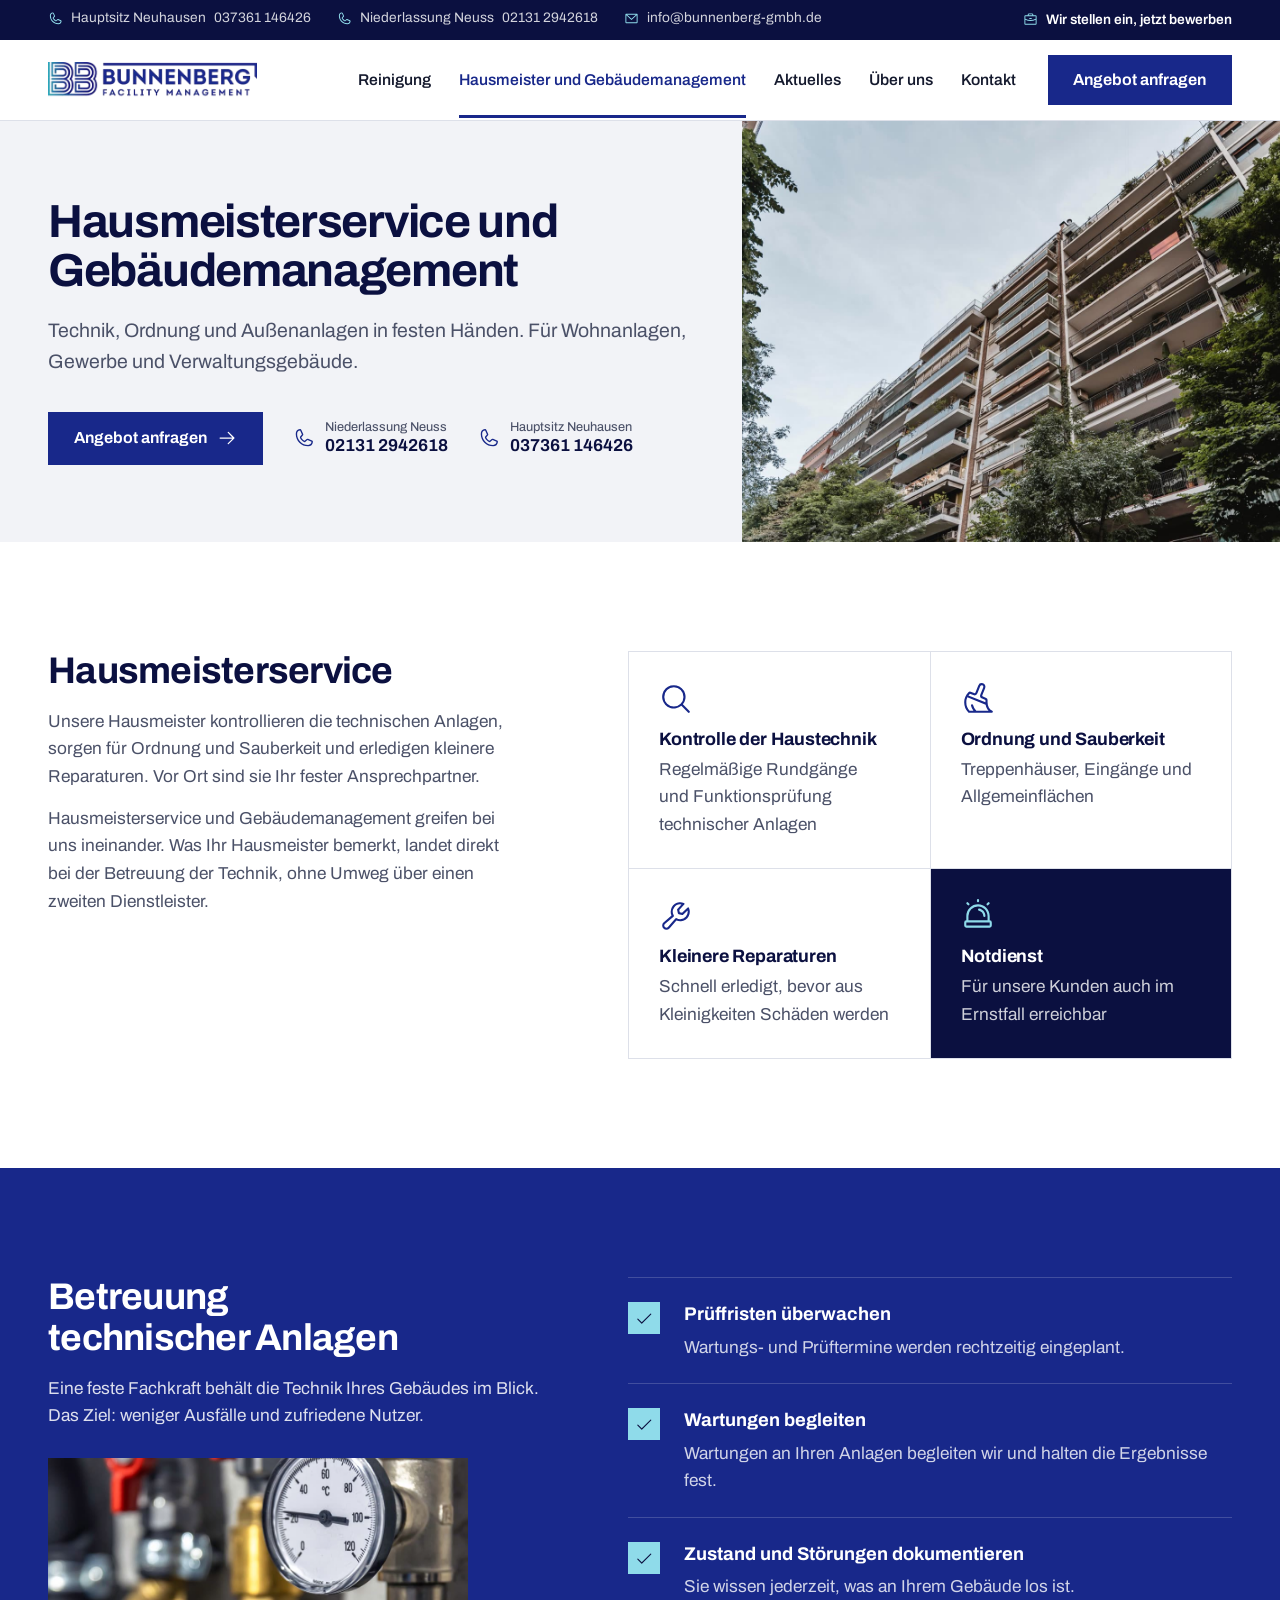
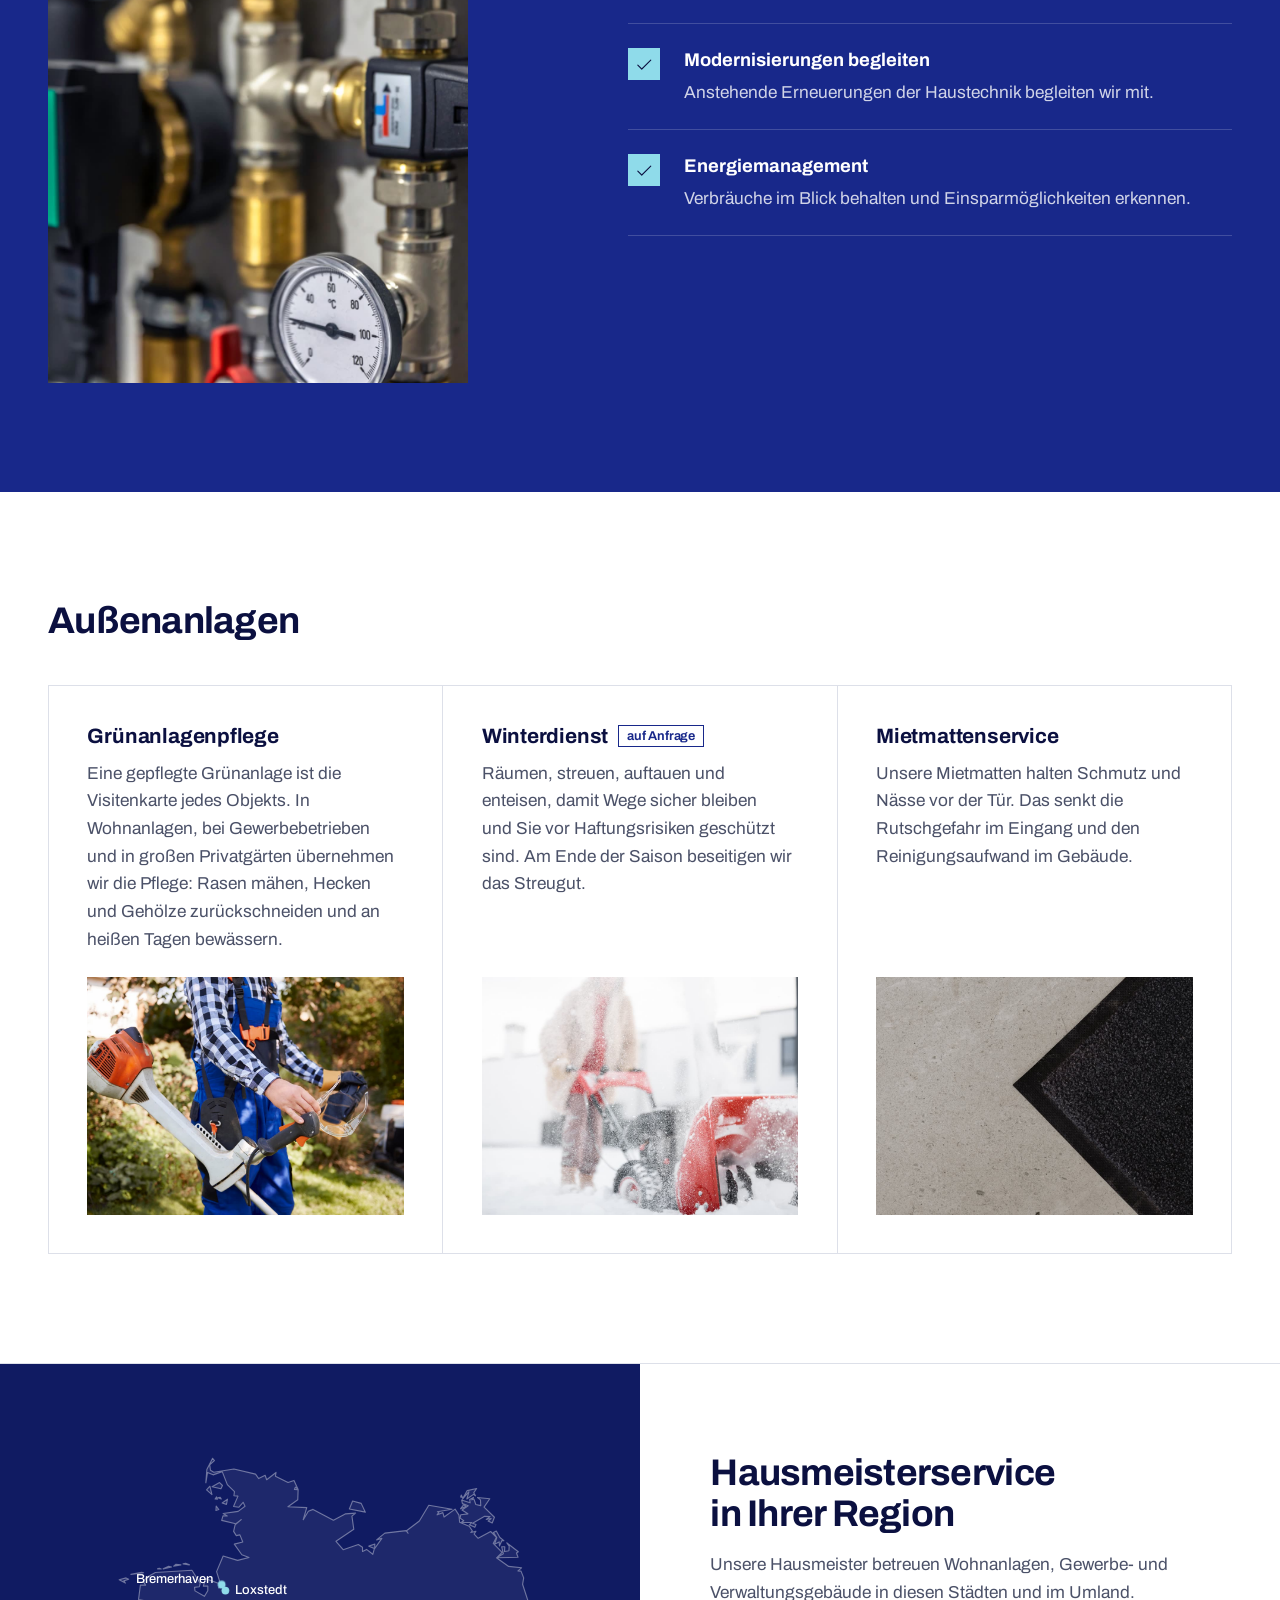
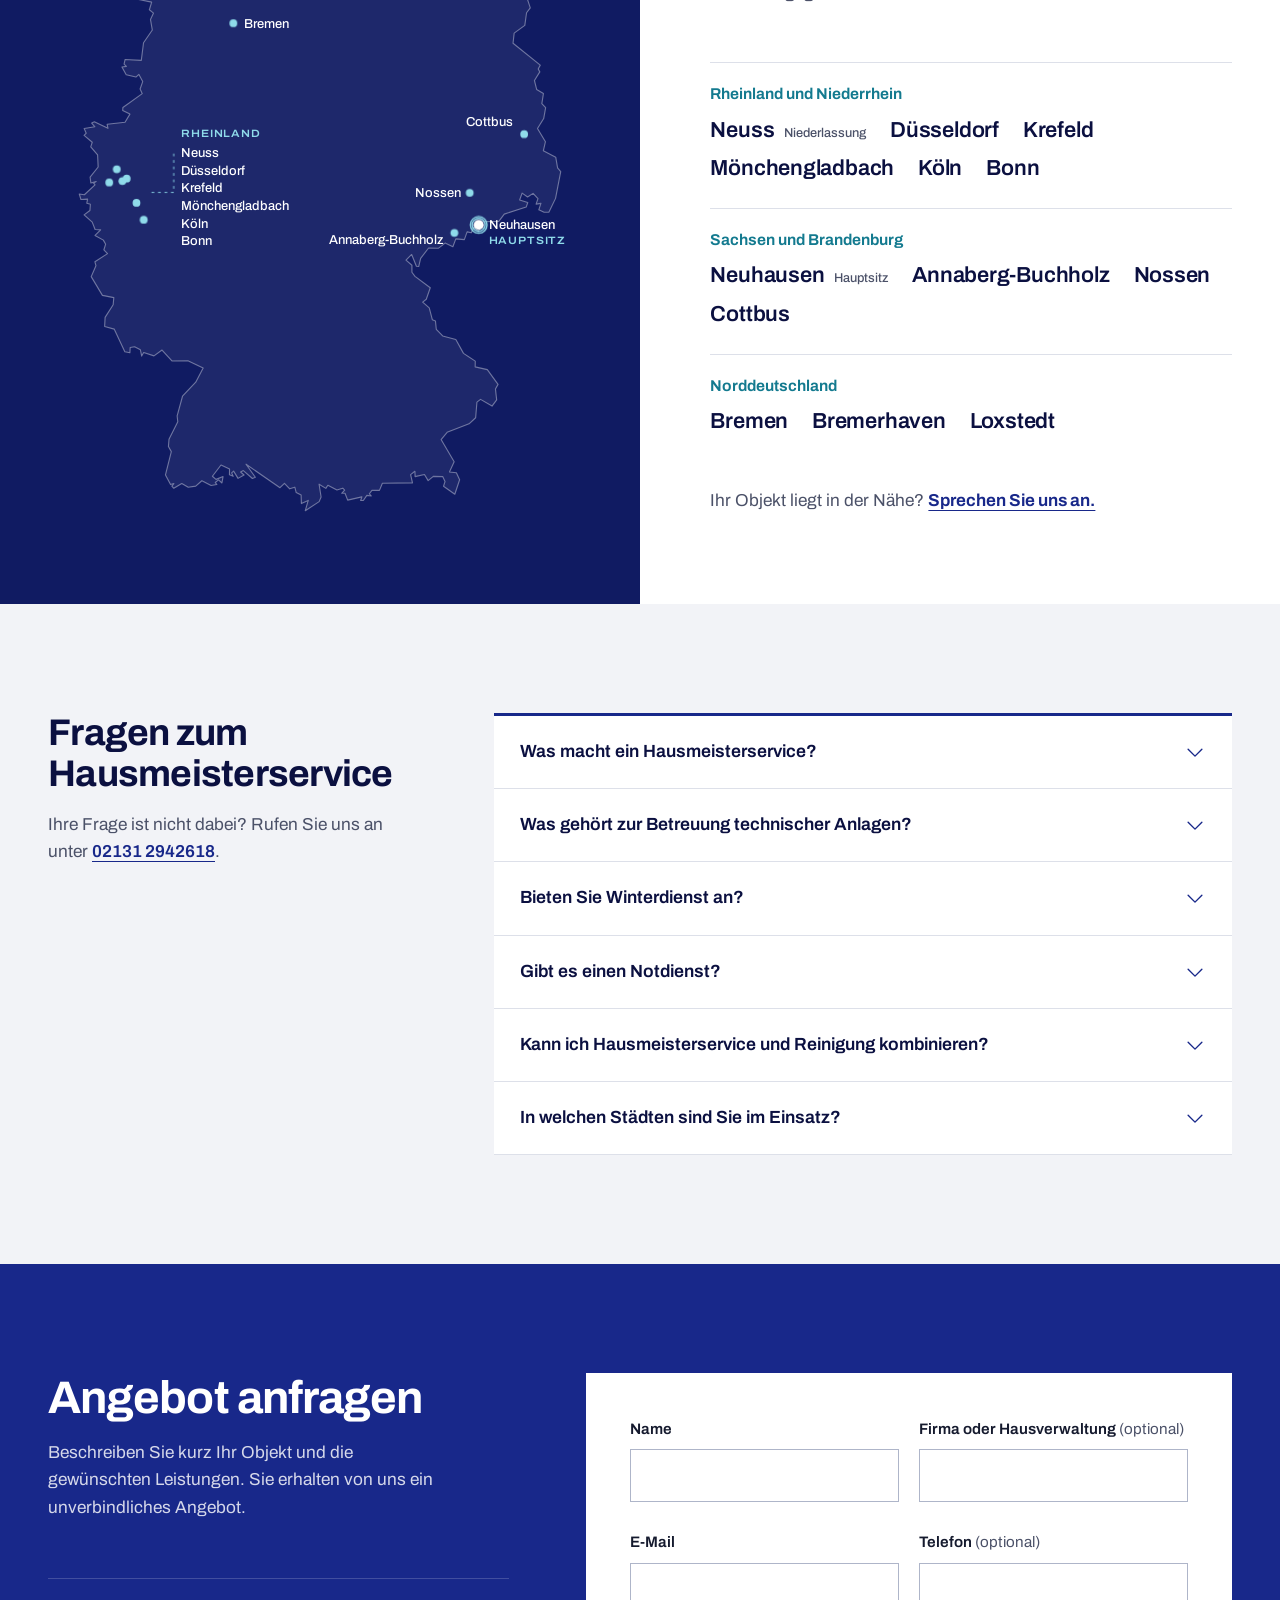
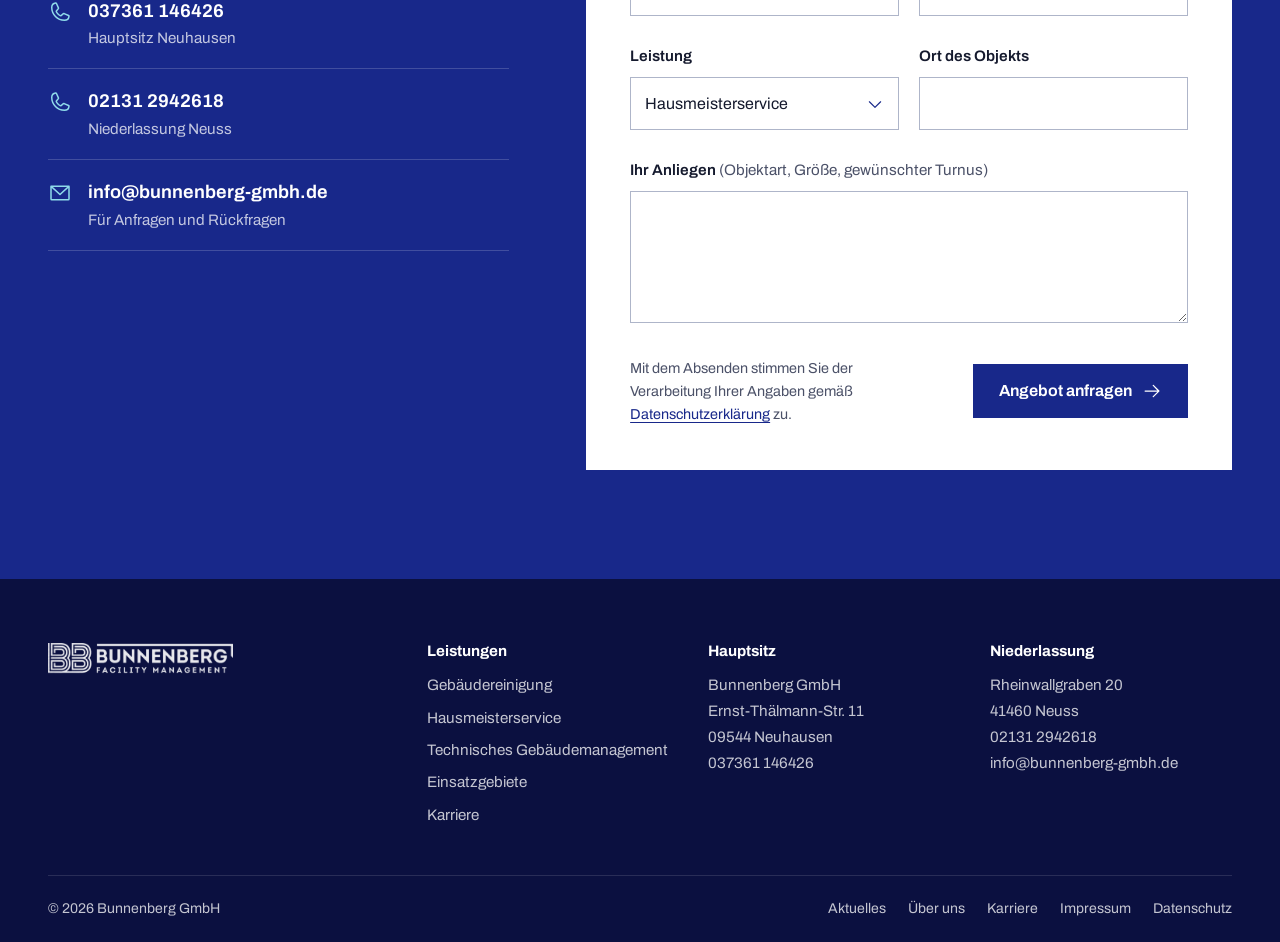
<file: hausmeister-gebaeudemanagement/index.html>
<!doctype html>
<html lang="de">
<head>
<meta charset="utf-8">
<meta name="viewport" content="width=device-width, initial-scale=1">
<title>Hausmeisterservice und Gebäudemanagement | Bunnenberg GmbH</title>
<meta name="description" content="Hausmeisterservice, Betreuung technischer Anlagen, Grünanlagenpflege und Winterdienst vom Meisterbetrieb. Für Wohnanlagen und Gewerbe in Neuss, Düsseldorf, Köln, Bremen und Sachsen.">
<link rel="canonical" href="https://bunnenberg-gmbh.de/hausmeister-gebaeudemanagement/">
<meta name="robots" content="index, follow">
<meta property="og:type" content="website">
<meta property="og:locale" content="de_DE">
<meta property="og:site_name" content="Bunnenberg GmbH">
<meta property="og:title" content="Hausmeisterservice und Gebäudemanagement | Bunnenberg GmbH">
<meta property="og:description" content="Hausmeister, Technik und Außenanlagen in festen Händen.">
<meta property="og:url" content="https://bunnenberg-gmbh.de/hausmeister-gebaeudemanagement/">
<meta name="theme-color" content="#18288a">
<link rel="preload" href="../assets/fonts/archivo-var.woff2" as="font" type="font/woff2" crossorigin>
<link rel="stylesheet" href="../assets/css/style.css">
<script type="application/ld+json">{"@context": "https://schema.org", "@graph": [{"@type": "Service", "name": "Hausmeisterservice und Gebäudemanagement", "serviceType": ["Hausmeisterservice", "Betreuung technischer Anlagen", "Grünanlagenpflege", "Winterdienst", "Mietmattenservice", "Notdienst"], "url": "https://bunnenberg-gmbh.de/hausmeister-gebaeudemanagement/", "provider": {"@type": "LocalBusiness", "@id": "https://bunnenberg-gmbh.de/#organisation", "name": "Bunnenberg GmbH"}, "areaServed": [{"@type": "City", "name": "Neuss"}, {"@type": "City", "name": "Düsseldorf"}, {"@type": "City", "name": "Krefeld"}, {"@type": "City", "name": "Mönchengladbach"}, {"@type": "City", "name": "Köln"}, {"@type": "City", "name": "Bonn"}, {"@type": "City", "name": "Bremen"}, {"@type": "City", "name": "Bremerhaven"}, {"@type": "City", "name": "Loxstedt"}, {"@type": "City", "name": "Annaberg-Buchholz"}, {"@type": "City", "name": "Nossen"}, {"@type": "City", "name": "Cottbus"}, {"@type": "City", "name": "Neuhausen/Erzgeb."}]}, {"@type": "FAQPage", "mainEntity": [{"@type": "Question", "name": "Was macht ein Hausmeisterservice?", "acceptedAnswer": {"@type": "Answer", "text": "Unsere Hausmeister kontrollieren die technischen Anlagen, sorgen für Ordnung und Sauberkeit im Objekt und erledigen kleinere Reparaturen. Vor Ort sind sie der feste Ansprechpartner für Sie und Ihre Mieter oder Mitarbeiter."}}, {"@type": "Question", "name": "Was gehört zur Betreuung technischer Anlagen?", "acceptedAnswer": {"@type": "Answer", "text": "Wir überwachen Prüffristen, begleiten Wartungen und Modernisierungen, dokumentieren Zustand und Störungen und behalten die Verbräuche im Blick."}}, {"@type": "Question", "name": "Bieten Sie Winterdienst an?", "acceptedAnswer": {"@type": "Answer", "text": "Ja, auf Anfrage. Wir räumen, streuen, tauen auf und enteisen und beseitigen am Ende der Saison das Streugut."}}, {"@type": "Question", "name": "Gibt es einen Notdienst?", "acceptedAnswer": {"@type": "Answer", "text": "Ja. Für unsere Kunden haben wir einen Notdienst eingerichtet. Wie Sie ihn im Ernstfall erreichen, stimmen wir bei Auftragsbeginn mit Ihnen ab."}}, {"@type": "Question", "name": "Kann ich Hausmeisterservice und Reinigung kombinieren?", "acceptedAnswer": {"@type": "Answer", "text": "Ja. Reinigung, Hausmeisterservice, Grünanlagenpflege und die Betreuung technischer Anlagen lassen sich für ein Objekt zusammenfassen. Sie haben dann einen Dienstleister und feste Ansprechpartner."}}, {"@type": "Question", "name": "In welchen Städten sind Sie im Einsatz?", "acceptedAnswer": {"@type": "Answer", "text": "In Neuss, Düsseldorf, Krefeld, Mönchengladbach, Köln und Bonn, in Bremen, Bremerhaven und Loxstedt sowie in Neuhausen, Annaberg-Buchholz, Nossen und Cottbus. Auch das Umland dieser Städte betreuen wir."}}]}]}</script>
</head>
<body>
<a class="sr-only" href="#inhalt">Zum Inhalt springen</a>

<div class="topbar">
  <div class="wrap topbar-inner">
    <ul class="topbar-contacts">
      <li><a href="tel:+4937361146426"><svg class="icon" aria-hidden="true" focusable="false" viewBox="0 0 256 256" fill="currentColor"><path d="M222.37,158.46l-47.11-21.11-.13-.06a16,16,0,0,0-15.17,1.4,8.12,8.12,0,0,0-.75.56L134.87,160c-15.42-7.49-31.34-23.29-38.83-38.51l20.78-24.71c.2-.25.39-.5.57-.77a16,16,0,0,0,1.32-15.06l0-.12L97.54,33.64a16,16,0,0,0-16.62-9.52A56.26,56.26,0,0,0,32,80c0,79.4,64.6,144,144,144a56.26,56.26,0,0,0,55.88-48.92A16,16,0,0,0,222.37,158.46ZM176,208A128.14,128.14,0,0,1,48,80,40.2,40.2,0,0,1,82.87,40a.61.61,0,0,0,0,.12l21,47L83.2,111.86a6.13,6.13,0,0,0-.57.77,16,16,0,0,0-1,15.7c9.06,18.53,27.73,37.06,46.46,46.11a16,16,0,0,0,15.75-1.14,8.44,8.44,0,0,0,.74-.56L168.89,152l47,21.05h0s.08,0,.11,0A40.21,40.21,0,0,1,176,208Z"/></svg> <span class="tb-label">Hauptsitz Neuhausen</span> 037361 146426</a></li>
      <li><a href="tel:+4921312942618"><svg class="icon" aria-hidden="true" focusable="false" viewBox="0 0 256 256" fill="currentColor"><path d="M222.37,158.46l-47.11-21.11-.13-.06a16,16,0,0,0-15.17,1.4,8.12,8.12,0,0,0-.75.56L134.87,160c-15.42-7.49-31.34-23.29-38.83-38.51l20.78-24.71c.2-.25.39-.5.57-.77a16,16,0,0,0,1.32-15.06l0-.12L97.54,33.64a16,16,0,0,0-16.62-9.52A56.26,56.26,0,0,0,32,80c0,79.4,64.6,144,144,144a56.26,56.26,0,0,0,55.88-48.92A16,16,0,0,0,222.37,158.46ZM176,208A128.14,128.14,0,0,1,48,80,40.2,40.2,0,0,1,82.87,40a.61.61,0,0,0,0,.12l21,47L83.2,111.86a6.13,6.13,0,0,0-.57.77,16,16,0,0,0-1,15.7c9.06,18.53,27.73,37.06,46.46,46.11a16,16,0,0,0,15.75-1.14,8.44,8.44,0,0,0,.74-.56L168.89,152l47,21.05h0s.08,0,.11,0A40.21,40.21,0,0,1,176,208Z"/></svg> <span class="tb-label">Niederlassung Neuss</span> 02131 2942618</a></li>
      <li><a href="mailto:info@bunnenberg-gmbh.de"><svg class="icon" aria-hidden="true" focusable="false" viewBox="0 0 256 256" fill="currentColor"><path d="M224,48H32a8,8,0,0,0-8,8V192a16,16,0,0,0,16,16H216a16,16,0,0,0,16-16V56A8,8,0,0,0,224,48ZM203.43,64,128,133.15,52.57,64ZM216,192H40V74.19l82.59,75.71a8,8,0,0,0,10.82,0L216,74.19V192Z"/></svg> info@bunnenberg-gmbh.de</a></li>
    </ul>
    <a class="topbar-jobs" href="../karriere/"><svg class="icon" aria-hidden="true" focusable="false" viewBox="0 0 256 256" fill="currentColor"><path d="M216,56H176V48a24,24,0,0,0-24-24H104A24,24,0,0,0,80,48v8H40A16,16,0,0,0,24,72V200a16,16,0,0,0,16,16H216a16,16,0,0,0,16-16V72A16,16,0,0,0,216,56ZM96,48a8,8,0,0,1,8-8h48a8,8,0,0,1,8,8v8H96ZM216,72v41.61A184,184,0,0,1,128,136a184.07,184.07,0,0,1-88-22.38V72Zm0,128H40V131.64A200.19,200.19,0,0,0,128,152a200.25,200.25,0,0,0,88-20.37V200ZM104,112a8,8,0,0,1,8-8h32a8,8,0,0,1,0,16H112A8,8,0,0,1,104,112Z"/></svg> <span>Wir stellen ein<span class="tb-label">, jetzt bewerben</span></span></a>
  </div>
</div>

<header class="site-header">
  <div class="wrap header-inner">
    <a class="logo" href="../" aria-label="Bunnenberg Facility Management, zur Startseite">
      <img src="../assets/img/bunnenberg-logo.png" alt="Bunnenberg Facility Management" width="950" height="164">
    </a>
    <button class="nav-toggle" type="button" aria-expanded="false" aria-controls="hauptnavigation">
      <span class="sr-only">Menü öffnen</span><svg class="icon" aria-hidden="true" focusable="false" viewBox="0 0 256 256" fill="currentColor"><path d="M224,128a8,8,0,0,1-8,8H40a8,8,0,0,1,0-16H216A8,8,0,0,1,224,128ZM40,72H216a8,8,0,0,0,0-16H40a8,8,0,0,0,0,16ZM216,184H40a8,8,0,0,0,0,16H216a8,8,0,0,0,0-16Z"/></svg>
    </button>
    <nav class="nav" id="hauptnavigation" aria-label="Hauptnavigation">
      <ul>
        <li><a href="../gebaeudereinigung/">Reinigung</a></li>
        <li><a href="../hausmeister-gebaeudemanagement/" aria-current="page">Hausmeister und Gebäudemanagement</a></li>
        <li><a href="../aktuelles/">Aktuelles</a></li>
        <li><a href="../ueber-uns/">Über uns</a></li>
        <li><a href="../kontakt/">Kontakt</a></li>
      </ul>
      <a class="btn btn-primary" href="#anfrage">Angebot anfragen</a>
    </nav>
  </div>
</header>

<main id="inhalt">

<section class="page-hero" aria-labelledby="seite-titel">
  <div class="page-hero-photo">
    <img src="../assets/img/hausmeister-wohnanlage.jpg" alt="Wohnanlage mit Balkonen und altem Baumbestand" width="1400" height="934" fetchpriority="high">
  </div>
  <div class="wrap page-hero-inner">
    <h1 id="seite-titel">Hausmeister&shy;service und Gebäude&shy;management</h1>
    <p class="page-lead">Technik, Ordnung und Außenanlagen in festen Händen. Für Wohnanlagen, Gewerbe und Verwaltungsgebäude.</p>
    <div class="hero-actions">
      <a class="btn btn-primary" href="#anfrage">Angebot anfragen <svg class="icon icon-arrow" aria-hidden="true" focusable="false" viewBox="0 0 256 256" fill="currentColor"><path d="M221.66,133.66l-72,72a8,8,0,0,1-11.32-11.32L196.69,136H40a8,8,0,0,1,0-16H196.69L138.34,61.66a8,8,0,0,1,11.32-11.32l72,72A8,8,0,0,1,221.66,133.66Z"/></svg></a>
      <a class="page-phone" href="tel:+4921312942618"><svg class="icon" aria-hidden="true" focusable="false" viewBox="0 0 256 256" fill="currentColor"><path d="M222.37,158.46l-47.11-21.11-.13-.06a16,16,0,0,0-15.17,1.4,8.12,8.12,0,0,0-.75.56L134.87,160c-15.42-7.49-31.34-23.29-38.83-38.51l20.78-24.71c.2-.25.39-.5.57-.77a16,16,0,0,0,1.32-15.06l0-.12L97.54,33.64a16,16,0,0,0-16.62-9.52A56.26,56.26,0,0,0,32,80c0,79.4,64.6,144,144,144a56.26,56.26,0,0,0,55.88-48.92A16,16,0,0,0,222.37,158.46ZM176,208A128.14,128.14,0,0,1,48,80,40.2,40.2,0,0,1,82.87,40a.61.61,0,0,0,0,.12l21,47L83.2,111.86a6.13,6.13,0,0,0-.57.77,16,16,0,0,0-1,15.7c9.06,18.53,27.73,37.06,46.46,46.11a16,16,0,0,0,15.75-1.14,8.44,8.44,0,0,0,.74-.56L168.89,152l47,21.05h0s.08,0,.11,0A40.21,40.21,0,0,1,176,208Z"/></svg><span><small>Niederlassung Neuss</small>02131 2942618</span></a>
      <a class="page-phone" href="tel:+4937361146426"><svg class="icon" aria-hidden="true" focusable="false" viewBox="0 0 256 256" fill="currentColor"><path d="M222.37,158.46l-47.11-21.11-.13-.06a16,16,0,0,0-15.17,1.4,8.12,8.12,0,0,0-.75.56L134.87,160c-15.42-7.49-31.34-23.29-38.83-38.51l20.78-24.71c.2-.25.39-.5.57-.77a16,16,0,0,0,1.32-15.06l0-.12L97.54,33.64a16,16,0,0,0-16.62-9.52A56.26,56.26,0,0,0,32,80c0,79.4,64.6,144,144,144a56.26,56.26,0,0,0,55.88-48.92A16,16,0,0,0,222.37,158.46ZM176,208A128.14,128.14,0,0,1,48,80,40.2,40.2,0,0,1,82.87,40a.61.61,0,0,0,0,.12l21,47L83.2,111.86a6.13,6.13,0,0,0-.57.77,16,16,0,0,0-1,15.7c9.06,18.53,27.73,37.06,46.46,46.11a16,16,0,0,0,15.75-1.14,8.44,8.44,0,0,0,.74-.56L168.89,152l47,21.05h0s.08,0,.11,0A40.21,40.21,0,0,1,176,208Z"/></svg><span><small>Hauptsitz Neuhausen</small>037361 146426</span></a>
    </div>
  </div>
</section>

<section class="section" id="hausmeisterservice" aria-labelledby="t-hausmeister">
  <div class="wrap hm-grid">
    <div class="svc-copy reveal">
      <h2 id="t-hausmeister">Hausmeisterservice</h2>
      <p class="svc-lead">Unsere Hausmeister kontrollieren die technischen Anlagen, sorgen für Ordnung und Sauberkeit und erledigen kleinere Reparaturen. Vor Ort sind sie Ihr fester Ansprechpartner.</p>
      <p>Hausmeisterservice und Gebäudemanagement greifen bei uns ineinander. Was Ihr Hausmeister bemerkt, landet direkt bei der Betreuung der Technik, ohne Umweg über einen zweiten Dienstleister.</p>
    </div>
    <ul class="duty-list reveal">
      <li><svg class="icon duty-icon" aria-hidden="true" focusable="false" viewBox="0 0 256 256" fill="currentColor"><path d="M229.66,218.34l-50.07-50.06a88.11,88.11,0,1,0-11.31,11.31l50.06,50.07a8,8,0,0,0,11.32-11.32ZM40,112a72,72,0,1,1,72,72A72.08,72.08,0,0,1,40,112Z"/></svg><div><h3>Kontrolle der Haustechnik</h3><p>Regelmäßige Rundgänge und Funktionsprüfung technischer Anlagen</p></div></li>
      <li><svg class="icon duty-icon" aria-hidden="true" focusable="false" viewBox="0 0 256 256" fill="currentColor"><path d="M235.5,216.81c-22.56-11-35.5-34.58-35.5-64.8V134.73a15.94,15.94,0,0,0-10.09-14.87L165,110a8,8,0,0,1-4.48-10.34l21.32-53a28,28,0,0,0-16.1-37,28.14,28.14,0,0,0-35.82,16,.61.61,0,0,0,0,.12L108.9,79a8,8,0,0,1-10.37,4.49L73.11,73.14A15.89,15.89,0,0,0,55.74,76.8C34.68,98.45,24,123.75,24,152a111.45,111.45,0,0,0,31.18,77.53A8,8,0,0,0,61,232H232a8,8,0,0,0,3.5-15.19ZM67.14,88l25.41,10.3a24,24,0,0,0,31.23-13.45l21-53c2.56-6.11,9.47-9.27,15.43-7a12,12,0,0,1,6.88,15.92L145.69,93.76a24,24,0,0,0,13.43,31.14L184,134.73V152c0,.33,0,.66,0,1L55.77,101.71A108.84,108.84,0,0,1,67.14,88Zm48,128a87.53,87.53,0,0,1-24.34-42,8,8,0,0,0-15.49,4,105.16,105.16,0,0,0,18.36,38H64.44A95.54,95.54,0,0,1,40,152a85.9,85.9,0,0,1,7.73-36.29l137.8,55.12c3,18,10.56,33.48,21.89,45.16Z"/></svg><div><h3>Ordnung und Sauberkeit</h3><p>Treppenhäuser, Eingänge und Allgemeinflächen</p></div></li>
      <li><svg class="icon duty-icon" aria-hidden="true" focusable="false" viewBox="0 0 256 256" fill="currentColor"><path d="M226.76,69a8,8,0,0,0-12.84-2.88l-40.3,37.19-17.23-3.7-3.7-17.23,37.19-40.3A8,8,0,0,0,187,29.24,72,72,0,0,0,88,96,72.34,72.34,0,0,0,94,124.94L33.79,177c-.15.12-.29.26-.43.39a32,32,0,0,0,45.26,45.26c.13-.13.27-.28.39-.42L131.06,162A72,72,0,0,0,232,96,71.56,71.56,0,0,0,226.76,69ZM160,152a56.14,56.14,0,0,1-27.07-7,8,8,0,0,0-9.92,1.77L67.11,211.51a16,16,0,0,1-22.62-22.62L109.18,133a8,8,0,0,0,1.77-9.93,56,56,0,0,1,58.36-82.31l-31.2,33.81a8,8,0,0,0-1.94,7.1L141.83,108a8,8,0,0,0,6.14,6.14l26.35,5.66a8,8,0,0,0,7.1-1.94l33.81-31.2A56.06,56.06,0,0,1,160,152Z"/></svg><div><h3>Kleinere Reparaturen</h3><p>Schnell erledigt, bevor aus Kleinigkeiten Schäden werden</p></div></li>
      <li><svg class="icon duty-icon" aria-hidden="true" focusable="false" viewBox="0 0 256 256" fill="currentColor"><path d="M120,16V8a8,8,0,0,1,16,0v8a8,8,0,0,1-16,0Zm80,32a8,8,0,0,0,5.66-2.34l8-8a8,8,0,0,0-11.32-11.32l-8,8A8,8,0,0,0,200,48ZM50.34,45.66A8,8,0,0,0,61.66,34.34l-8-8A8,8,0,0,0,42.34,37.66Zm87,26.45a8,8,0,1,0-2.64,15.78C153.67,91.08,168,108.32,168,128a8,8,0,0,0,16,0C184,100.6,163.93,76.57,137.32,72.11ZM232,176v24a16,16,0,0,1-16,16H40a16,16,0,0,1-16-16V176a16,16,0,0,1,16-16V128a88,88,0,0,1,88.67-88c48.15.36,87.33,40.29,87.33,89v31A16,16,0,0,1,232,176ZM56,160H200V129c0-40-32.05-72.71-71.45-73H128a72,72,0,0,0-72,72Zm160,40V176H40v24H216Z"/></svg><div><h3>Notdienst</h3><p>Für unsere Kunden auch im Ernstfall erreichbar</p></div></li>
    </ul>
  </div>
</section>

<section class="section svc-band" id="technisches-gebaeudemanagement" aria-labelledby="t-technik">
  <div class="wrap tech-grid">
    <div class="reveal">
      <h2 id="t-technik">Betreuung technischer Anlagen</h2>
      <p class="svc-lead">Eine feste Fachkraft behält die Technik Ihres Gebäudes im Blick. Das Ziel: weniger Ausfälle und zufriedene Nutzer.</p>
      <figure class="band-img band-img--tall"><img src="../assets/img/technik-thermometer.jpg" alt="Thermometer und Ventile an den Rohrleitungen einer Heizungsanlage" width="1000" height="1500" loading="lazy"></figure>
    </div>
    <ol class="tech-list reveal">
      <li><strong>Prüffristen überwachen</strong><span>Wartungs- und Prüftermine werden rechtzeitig eingeplant.</span></li>
      <li><strong>Wartungen begleiten</strong><span>Wartungen an Ihren Anlagen begleiten wir und halten die Ergebnisse fest.</span></li>
      <li><strong>Zustand und Störungen dokumentieren</strong><span>Sie wissen jederzeit, was an Ihrem Gebäude los ist.</span></li>
      <li><strong>Modernisierungen begleiten</strong><span>Anstehende Erneuerungen der Haustechnik begleiten wir mit.</span></li>
      <li><strong>Energiemanagement</strong><span>Verbräuche im Blick behalten und Einsparmöglichkeiten erkennen.</span></li>
    </ol>
  </div>
</section>

<section class="section" id="aussenanlagen" aria-labelledby="t-aussen">
  <div class="wrap">
    <h2 id="t-aussen" class="reveal">Außenanlagen</h2>
    <div class="outdoor reveal">
      <article id="gruenanlagenpflege">
        <h3>Grünanlagenpflege</h3>
        <p>Eine gepflegte Grünanlage ist die Visitenkarte jedes Objekts. In Wohnanlagen, bei Gewerbebetrieben und in großen Privatgärten übernehmen wir die Pflege: Rasen mähen, Hecken und Gehölze zurückschneiden und an heißen Tagen bewässern.</p>
        <figure class="outdoor-img"><img src="../assets/img/hausmeister-aussenanlagen.jpg" alt="Freischneider und Schutzausrüstung für die Grünanlagenpflege" width="1200" height="806" loading="lazy"></figure>
      </article>
      <article id="winterdienst" class="outdoor-winter">
        <h3>Winterdienst <span class="tag-note">auf Anfrage</span></h3>
        <p>Räumen, streuen, auftauen und enteisen, damit Wege sicher bleiben und Sie vor Haftungsrisiken geschützt sind. Am Ende der Saison beseitigen wir das Streugut.</p>
        <figure class="outdoor-img"><img src="../assets/img/winterdienst-schneefraese.jpg" alt="Schneefräse beim Räumen eines Weges" width="1200" height="800" loading="lazy"></figure>
      </article>
      <article id="mietmattenservice">
        <h3>Mietmattenservice</h3>
        <p>Unsere Mietmatten halten Schmutz und Nässe vor der Tür. Das senkt die Rutschgefahr im Eingang und den Reinigungsaufwand im Gebäude.</p>
        <figure class="outdoor-img"><img src="../assets/img/mietmatte-eingang.jpg" alt="Schmutzfangmatte auf Steinboden im Eingangsbereich" width="1200" height="800" loading="lazy"></figure>
      </article>
    </div>
  </div>
</section>

<section class="areas" id="einsatzgebiete" aria-labelledby="gebiete-titel">
  <div class="areas-grid">
    <figure class="map-panel">
      <svg viewBox="0 0 540 726" role="img" aria-labelledby="karte-titel karte-desc"><title id="karte-titel">Einsatzgebiete der Bunnenberg GmbH</title><desc id="karte-desc">Deutschlandkarte mit den Einsatzgebieten Bremen, Bremerhaven, Loxstedt, Neuss, Düsseldorf, Krefeld, Mönchengladbach, Köln, Bonn, Cottbus, Nossen und Annaberg-Buchholz sowie dem Hauptsitz in Neuhausen.</desc><path class="map-land" d="M154.0 11.1 L156.0 13.7 L150.9 18.1 L151.7 24.0 L155.3 26.2 L177.0 22.7 L200.4 28.2 L203.7 33.0 L210.8 29.5 L212.4 34.3 L222.5 26.4 L221.9 30.4 L235.5 37.2 L241.9 35.0 L246.4 44.8 L243.5 42.2 L242.4 44.8 L246.4 45.0 L246.0 55.9 L235.4 63.4 L255.7 64.4 L251.9 77.5 L257.4 68.3 L262.5 66.3 L284.5 78.1 L297.2 71.2 L308.5 70.3 L304.5 73.6 L306.5 87.8 L287.3 100.8 L295.0 109.8 L311.4 104.3 L315.9 107.1 L315.9 111.7 L320.3 109.5 L327.0 114.8 L328.7 108.6 L322.7 106.0 L329.2 103.7 L329.1 108.6 L336.8 97.6 L331.1 99.2 L340.0 91.9 L363.0 89.2 L365.1 92.1 L363.4 89.4 L377.3 78.8 L387.5 61.9 L412.7 66.1 L396.8 68.9 L398.6 69.1 L396.5 72.2 L402.7 69.8 L404.0 74.5 L415.9 66.0 L420.1 72.5 L420.8 80.2 L431.1 84.4 L434.5 89.4 L432.9 91.3 L438.4 89.9 L436.5 92.9 L440.8 97.5 L454.3 90.2 L460.6 96.4 L457.1 103.1 L466.7 112.8 L461.6 117.9 L468.0 114.1 L466.2 106.7 L469.6 106.6 L469.3 111.7 L474.0 111.0 L474.3 106.1 L471.8 102.4 L484.2 112.1 L482.2 113.4 L483.9 118.0 L460.6 118.6 L473.8 127.9 L487.7 129.4 L483.8 132.7 L487.1 133.0 L490.0 140.3 L488.8 147.2 L497.1 172.7 L493.1 177.9 L491.2 191.6 L479.7 199.9 L478.5 210.9 L507.9 234.5 L505.7 238.7 L507.4 241.8 L501.6 251.1 L504.0 260.8 L511.3 265.2 L509.6 276.0 L513.7 280.4 L511.6 292.2 L504.9 303.0 L513.5 317.2 L511.2 327.0 L524.6 333.9 L526.6 345.5 L530.0 349.6 L524.4 378.4 L517.3 393.2 L512.0 393.4 L506.3 390.8 L508.6 383.8 L503.4 384.6 L505.4 378.7 L500.1 373.0 L494.2 376.9 L488.3 372.7 L485.6 380.1 L494.4 382.9 L492.7 387.8 L469.0 395.4 L463.1 403.2 L446.0 403.6 L441.2 414.2 L436.1 409.9 L433.4 415.6 L428.9 414.6 L425.9 422.9 L416.7 422.2 L413.5 430.7 L405.1 426.7 L398.1 432.2 L387.3 432.0 L378.7 443.2 L376.6 452.0 L374.1 451.7 L369.0 439.0 L362.9 445.1 L369.3 450.6 L369.3 458.2 L372.6 462.6 L389.1 474.9 L384.8 487.3 L380.9 490.5 L388.0 496.6 L391.4 509.6 L394.7 510.8 L395.6 519.8 L402.5 527.0 L416.7 530.9 L425.0 545.8 L437.7 554.2 L437.6 560.4 L450.7 563.4 L462.3 579.3 L459.5 584.2 L460.8 596.0 L455.8 602.7 L443.4 595.5 L439.5 598.4 L438.1 615.3 L431.0 621.9 L407.3 631.1 L400.8 638.9 L414.9 662.9 L409.8 673.9 L417.3 674.8 L420.8 682.3 L415.6 698.0 L403.4 689.3 L405.0 684.3 L402.5 678.9 L392.4 678.6 L386.8 683.2 L382.8 676.7 L372.7 678.9 L372.5 673.1 L367.9 676.8 L369.9 685.7 L337.4 686.0 L334.2 693.8 L326.1 693.7 L323.3 697.4 L325.3 699.8 L320.6 699.2 L316.8 704.7 L313.9 704.7 L315.2 700.8 L299.9 704.3 L297.0 696.9 L293.4 696.9 L296.6 693.4 L294.6 691.4 L288.3 693.4 L278.5 688.2 L276.3 691.6 L269.0 687.1 L271.2 700.9 L269.1 705.9 L254.1 715.7 L257.3 704.6 L249.9 708.0 L249.6 698.8 L244.3 696.1 L242.8 690.3 L237.3 692.1 L231.6 686.1 L226.8 690.9 L190.1 665.5 L200.2 679.6 L197.0 680.9 L187.2 672.4 L184.3 673.9 L188.0 677.2 L181.5 680.8 L176.7 673.0 L174.6 674.9 L176.2 678.6 L172.2 677.0 L172.3 670.7 L163.1 666.4 L153.8 678.5 L157.7 681.9 L165.3 678.9 L164.1 685.8 L160.4 682.4 L156.9 685.3 L158.6 687.5 L152.4 688.5 L142.4 683.4 L135.8 689.2 L127.7 690.4 L120.7 686.3 L112.1 691.5 L110.0 689.2 L112.1 686.4 L108.6 687.5 L103.1 677.1 L109.4 651.9 L106.3 646.3 L106.9 638.5 L116.4 619.7 L115.7 613.4 L121.5 592.1 L135.8 576.9 L143.8 561.6 L127.3 553.8 L110.1 554.0 L99.4 542.2 L90.7 548.5 L79.6 544.9 L77.4 548.7 L76.0 541.9 L69.8 538.7 L65.0 539.5 L64.7 545.2 L59.2 544.0 L47.7 519.6 L37.4 516.8 L37.9 506.9 L46.6 493.3 L47.3 485.6 L35.0 483.2 L22.9 462.9 L28.0 451.1 L26.9 446.9 L40.5 438.1 L36.6 433.9 L38.5 427.9 L36.0 423.5 L27.0 418.4 L33.1 412.4 L27.1 412.0 L24.0 404.1 L15.2 396.2 L21.5 391.5 L22.0 384.7 L18.1 383.7 L19.0 379.2 L11.8 379.6 L10.0 373.7 L15.5 374.5 L27.0 363.8 L25.5 361.9 L28.2 360.3 L22.5 361.8 L21.7 355.5 L30.4 344.5 L29.8 331.5 L22.4 322.8 L24.0 317.8 L15.2 310.4 L17.5 308.0 L15.3 302.9 L26.9 301.1 L23.4 297.1 L26.3 295.6 L41.0 302.8 L40.1 298.4 L59.4 296.2 L64.7 287.4 L56.9 283.4 L57.1 280.3 L78.0 265.3 L75.7 260.3 L78.5 252.3 L74.4 244.5 L71.2 247.4 L60.7 244.9 L56.1 236.6 L60.9 235.8 L58.4 233.5 L59.5 228.4 L77.0 229.4 L79.4 210.3 L88.9 196.6 L86.9 185.1 L90.2 178.3 L85.7 174.7 L88.2 166.5 L74.0 163.6 L76.0 148.1 L81.6 148.1 L79.2 144.1 L83.0 139.5 L92.1 134.4 L131.7 132.0 L140.6 146.1 L139.7 149.8 L134.5 150.5 L135.0 154.3 L145.2 160.2 L148.8 154.1 L148.8 149.1 L144.0 149.2 L146.3 141.1 L160.2 146.0 L162.5 148.7 L160.4 151.0 L163.3 149.4 L158.3 133.5 L165.4 116.7 L181.0 121.4 L193.3 118.2 L185.6 115.3 L177.4 103.8 L186.6 101.5 L183.5 93.8 L179.6 94.6 L176.7 90.1 L178.3 82.9 L184.9 77.4 L178.9 81.9 L163.8 78.2 L165.2 73.3 L169.8 73.4 L165.4 70.7 L181.6 68.4 L189.0 62.9 L187.0 58.7 L182.2 64.0 L176.6 63.1 L181.4 52.0 L177.0 51.6 L177.6 47.2 L169.9 39.6 L164.4 25.5 L154.5 29.0 L148.5 26.5 L146.7 37.6 L147.8 23.3 L154.0 11.1ZM468.6 100.0 L466.5 99.9 L463.8 105.8 L463.5 101.4 L458.5 104.0 L460.9 96.8 L457.3 91.3 L460.4 89.6 L464.3 96.6 L468.6 100.0ZM437.9 51.7 L435.8 50.1 L428.6 55.1 L430.9 47.2 L423.9 55.1 L429.0 46.0 L439.2 43.7 L436.1 48.2 L437.9 51.7ZM440.1 53.5 L453.4 54.8 L447.2 63.9 L458.4 74.8 L456.0 81.0 L451.5 78.9 L454.8 76.2 L449.5 77.1 L453.6 74.1 L447.8 73.8 L434.8 81.3 L438.5 82.7 L437.2 85.7 L431.3 83.0 L433.8 80.5 L422.7 80.2 L425.3 78.5 L421.3 75.7 L422.0 72.1 L429.7 71.1 L423.3 66.9 L430.0 62.3 L423.8 60.1 L423.0 56.2 L432.1 59.2 L431.7 55.7 L435.7 53.3 L434.0 56.0 L436.2 55.1 L438.3 61.0 L443.6 62.2 L443.3 56.0 L440.1 53.5ZM425.3 61.0 L427.7 63.3 L421.7 65.7 L425.3 61.0ZM421.9 53.0 L422.5 50.9 L423.8 53.3 L421.9 53.0ZM305.2 57.3 L314.5 59.8 L319.0 69.3 L301.7 65.8 L305.2 57.3ZM170.1 55.3 L169.0 60.9 L164.3 59.4 L170.1 55.3ZM161.5 37.3 L164.7 40.5 L163.0 44.1 L153.4 41.8 L161.5 37.3ZM162.2 53.2 L163.4 55.1 L159.8 53.7 L162.2 53.2ZM157.9 62.6 L160.7 66.5 L157.6 67.5 L157.9 62.6ZM158.3 52.8 L159.3 55.2 L156.7 55.1 L158.3 52.8ZM151.1 41.3 L153.3 50.3 L147.5 45.3 L151.1 41.3ZM124.9 124.4 L129.0 126.2 L122.1 125.1 L124.9 124.4ZM114.2 125.7 L119.8 126.2 L111.9 127.6 L114.2 125.7ZM106.6 127.7 L109.7 128.6 L100.6 130.5 L106.6 127.7ZM96.4 129.8 L98.5 130.7 L94.5 130.5 L96.4 129.8ZM77.4 134.3 L79.5 134.7 L65.8 136.5 L77.4 134.3ZM60.5 140.3 L63.3 141.8 L58.2 143.5 L59.8 145.9 L53.1 142.2 L60.5 140.3Z"/><path class="map-link map-text" style="--i:3" d="M88 372 L112 372 L112 328"/><text class="map-text map-region" style="--i:4" x="120" y="312" text-anchor="start">Rheinland</text><text class="map-text map-label" style="--i:4" x="120" y="334" text-anchor="start">Neuss</text><text class="map-text map-label" style="--i:5" x="120" y="353" text-anchor="start">Düsseldorf</text><text class="map-text map-label" style="--i:6" x="120" y="372" text-anchor="start">Krefeld</text><text class="map-text map-label" style="--i:7" x="120" y="391" text-anchor="start">Mönchengladbach</text><text class="map-text map-label" style="--i:8" x="120" y="410" text-anchor="start">Köln</text><text class="map-text map-label" style="--i:9" x="120" y="429" text-anchor="start">Bonn</text><text class="map-text map-label" style="--i:7" x="188" y="194" text-anchor="start">Bremen</text><text class="map-text map-label" style="--i:7" x="154" y="146" text-anchor="end">Bremerhaven</text><text class="map-text map-label" style="--i:7" x="178" y="158" text-anchor="start">Loxstedt</text><text class="map-text map-label" style="--i:8" x="478" y="300" text-anchor="end">Cottbus</text><text class="map-text map-label" style="--i:9" x="422" y="377" text-anchor="end">Nossen</text><text class="map-text map-label" style="--i:10" x="404" y="428" text-anchor="end">Annaberg-Buchholz</text><text class="map-text map-label" style="--i:11" x="452" y="412" text-anchor="start">Neuhausen</text><text class="map-text map-region" style="--i:11" x="452" y="428" text-anchor="start">Hauptsitz</text><circle class="map-pin map-dot" style="--i:0" cx="42.4" cy="361.3" r="4.2"/><circle class="map-pin map-dot" style="--i:1" cx="50.5" cy="346.9" r="4.2"/><circle class="map-pin map-dot" style="--i:2" cx="56.6" cy="359.7" r="4.2"/><circle class="map-pin map-dot" style="--i:3" cx="61.2" cy="357.0" r="4.2"/><circle class="map-pin map-dot" style="--i:4" cx="71.8" cy="383.3" r="4.2"/><circle class="map-pin map-dot" style="--i:5" cx="79.6" cy="401.5" r="4.2"/><circle class="map-pin map-dot" style="--i:6" cx="176.4" cy="189.2" r="4.2"/><circle class="map-pin map-dot" style="--i:7" cx="163.8" cy="147.5" r="4.2"/><circle class="map-pin map-dot" style="--i:8" cx="167.8" cy="153.9" r="4.2"/><circle class="map-pin map-dot" style="--i:9" cx="490.5" cy="309.1" r="4.2"/><circle class="map-pin map-dot" style="--i:10" cx="431.7" cy="372.4" r="4.2"/><circle class="map-pin map-dot" style="--i:11" cx="415.1" cy="415.7" r="4.2"/><g class="map-pin" style="--i:11"><circle class="map-ring pulse" cx="441.4" cy="407.0" r="7"/><circle class="map-ring" cx="441.4" cy="407.0" r="9"/><circle class="map-hq" cx="441.4" cy="407.0" r="5.5"/></g></svg>
    </figure>
    <div class="areas-copy">
      <div class="section-head reveal">
        <h2 id="gebiete-titel">Hausmeisterservice in Ihrer Region</h2>
        <p>Unsere Hausmeister betreuen Wohnanlagen, Gewerbe- und Verwaltungsgebäude in diesen Städten und im Umland.</p>
      </div>
      <div class="regions reveal">
        <div class="region">
          <h3>Rheinland und Niederrhein</h3>
          <ul>
            <li>Neuss <small>Niederlassung</small></li>
            <li>Düsseldorf</li>
            <li>Krefeld</li>
            <li>Mönchengladbach</li>
            <li>Köln</li>
            <li>Bonn</li>
          </ul>
        </div>
        <div class="region">
          <h3>Sachsen und Brandenburg</h3>
          <ul>
            <li>Neuhausen <small>Hauptsitz</small></li>
            <li>Annaberg-Buchholz</li>
            <li>Nossen</li>
            <li>Cottbus</li>
          </ul>
        </div>
        <div class="region">
          <h3>Norddeutschland</h3>
          <ul>
            <li>Bremen</li>
            <li>Bremerhaven</li>
            <li>Loxstedt</li>
          </ul>
        </div>
      </div>
      <p class="areas-note reveal">Ihr Objekt liegt in der Nähe? <a href="#anfrage">Sprechen Sie uns an.</a></p>
    </div>
  </div>
</section>

<section class="section faq" aria-labelledby="faq-titel">
  <div class="wrap faq-grid">
    <div class="section-head reveal">
      <h2 id="faq-titel">Fragen zum Hausmeister&shy;service</h2>
      <p>Ihre Frage ist nicht dabei? Rufen Sie uns an unter <a href="tel:+4921312942618">02131 2942618</a>.</p>
    </div>
    <div class="faq-list reveal">
      <details><summary>Was macht ein Hausmeisterservice?<svg class="icon" aria-hidden="true" focusable="false" viewBox="0 0 256 256" fill="currentColor"><path d="M213.66,101.66l-80,80a8,8,0,0,1-11.32,0l-80-80A8,8,0,0,1,53.66,90.34L128,164.69l74.34-74.35a8,8,0,0,1,11.32,11.32Z"/></svg></summary><p class="answer">Unsere Hausmeister kontrollieren die technischen Anlagen, sorgen für Ordnung und Sauberkeit im Objekt und erledigen kleinere Reparaturen. Vor Ort sind sie der feste Ansprechpartner für Sie und Ihre Mieter oder Mitarbeiter.</p></details>
      <details><summary>Was gehört zur Betreuung technischer Anlagen?<svg class="icon" aria-hidden="true" focusable="false" viewBox="0 0 256 256" fill="currentColor"><path d="M213.66,101.66l-80,80a8,8,0,0,1-11.32,0l-80-80A8,8,0,0,1,53.66,90.34L128,164.69l74.34-74.35a8,8,0,0,1,11.32,11.32Z"/></svg></summary><p class="answer">Wir überwachen Prüffristen, begleiten Wartungen und Modernisierungen, dokumentieren Zustand und Störungen und behalten die Verbräuche im Blick.</p></details>
      <details><summary>Bieten Sie Winterdienst an?<svg class="icon" aria-hidden="true" focusable="false" viewBox="0 0 256 256" fill="currentColor"><path d="M213.66,101.66l-80,80a8,8,0,0,1-11.32,0l-80-80A8,8,0,0,1,53.66,90.34L128,164.69l74.34-74.35a8,8,0,0,1,11.32,11.32Z"/></svg></summary><p class="answer">Ja, auf Anfrage. Wir räumen, streuen, tauen auf und enteisen und beseitigen am Ende der Saison das Streugut.</p></details>
      <details><summary>Gibt es einen Notdienst?<svg class="icon" aria-hidden="true" focusable="false" viewBox="0 0 256 256" fill="currentColor"><path d="M213.66,101.66l-80,80a8,8,0,0,1-11.32,0l-80-80A8,8,0,0,1,53.66,90.34L128,164.69l74.34-74.35a8,8,0,0,1,11.32,11.32Z"/></svg></summary><p class="answer">Ja. Für unsere Kunden haben wir einen Notdienst eingerichtet. Wie Sie ihn im Ernstfall erreichen, stimmen wir bei Auftragsbeginn mit Ihnen ab.</p></details>
      <details><summary>Kann ich Hausmeisterservice und Reinigung kombinieren?<svg class="icon" aria-hidden="true" focusable="false" viewBox="0 0 256 256" fill="currentColor"><path d="M213.66,101.66l-80,80a8,8,0,0,1-11.32,0l-80-80A8,8,0,0,1,53.66,90.34L128,164.69l74.34-74.35a8,8,0,0,1,11.32,11.32Z"/></svg></summary><p class="answer">Ja. Reinigung, Hausmeisterservice, Grünanlagenpflege und die Betreuung technischer Anlagen lassen sich für ein Objekt zusammenfassen. Sie haben dann einen Dienstleister und feste Ansprechpartner.</p></details>
      <details><summary>In welchen Städten sind Sie im Einsatz?<svg class="icon" aria-hidden="true" focusable="false" viewBox="0 0 256 256" fill="currentColor"><path d="M213.66,101.66l-80,80a8,8,0,0,1-11.32,0l-80-80A8,8,0,0,1,53.66,90.34L128,164.69l74.34-74.35a8,8,0,0,1,11.32,11.32Z"/></svg></summary><p class="answer">In Neuss, Düsseldorf, Krefeld, Mönchengladbach, Köln und Bonn, in Bremen, Bremerhaven und Loxstedt sowie in Neuhausen, Annaberg-Buchholz, Nossen und Cottbus. Auch das Umland dieser Städte betreuen wir.</p></details>
    </div>
  </div>
</section>

<section class="section contact" id="anfrage" aria-labelledby="anfrage-titel">
  <div class="wrap contact-grid">
    <div>
      <div class="section-head">
        <h2 id="anfrage-titel">Angebot anfragen</h2>
        <p>Beschreiben Sie kurz Ihr Objekt und die gewünschten Leistungen. Sie erhalten von uns ein unverbindliches Angebot.</p>
      </div>
      <ul class="contact-ways">
        <li><svg class="icon" aria-hidden="true" focusable="false" viewBox="0 0 256 256" fill="currentColor"><path d="M222.37,158.46l-47.11-21.11-.13-.06a16,16,0,0,0-15.17,1.4,8.12,8.12,0,0,0-.75.56L134.87,160c-15.42-7.49-31.34-23.29-38.83-38.51l20.78-24.71c.2-.25.39-.5.57-.77a16,16,0,0,0,1.32-15.06l0-.12L97.54,33.64a16,16,0,0,0-16.62-9.52A56.26,56.26,0,0,0,32,80c0,79.4,64.6,144,144,144a56.26,56.26,0,0,0,55.88-48.92A16,16,0,0,0,222.37,158.46ZM176,208A128.14,128.14,0,0,1,48,80,40.2,40.2,0,0,1,82.87,40a.61.61,0,0,0,0,.12l21,47L83.2,111.86a6.13,6.13,0,0,0-.57.77,16,16,0,0,0-1,15.7c9.06,18.53,27.73,37.06,46.46,46.11a16,16,0,0,0,15.75-1.14,8.44,8.44,0,0,0,.74-.56L168.89,152l47,21.05h0s.08,0,.11,0A40.21,40.21,0,0,1,176,208Z"/></svg><div><a href="tel:+4937361146426">037361 146426</a><span>Hauptsitz Neuhausen</span></div></li>
        <li><svg class="icon" aria-hidden="true" focusable="false" viewBox="0 0 256 256" fill="currentColor"><path d="M222.37,158.46l-47.11-21.11-.13-.06a16,16,0,0,0-15.17,1.4,8.12,8.12,0,0,0-.75.56L134.87,160c-15.42-7.49-31.34-23.29-38.83-38.51l20.78-24.71c.2-.25.39-.5.57-.77a16,16,0,0,0,1.32-15.06l0-.12L97.54,33.64a16,16,0,0,0-16.62-9.52A56.26,56.26,0,0,0,32,80c0,79.4,64.6,144,144,144a56.26,56.26,0,0,0,55.88-48.92A16,16,0,0,0,222.37,158.46ZM176,208A128.14,128.14,0,0,1,48,80,40.2,40.2,0,0,1,82.87,40a.61.61,0,0,0,0,.12l21,47L83.2,111.86a6.13,6.13,0,0,0-.57.77,16,16,0,0,0-1,15.7c9.06,18.53,27.73,37.06,46.46,46.11a16,16,0,0,0,15.75-1.14,8.44,8.44,0,0,0,.74-.56L168.89,152l47,21.05h0s.08,0,.11,0A40.21,40.21,0,0,1,176,208Z"/></svg><div><a href="tel:+4921312942618">02131 2942618</a><span>Niederlassung Neuss</span></div></li>
        <li><svg class="icon" aria-hidden="true" focusable="false" viewBox="0 0 256 256" fill="currentColor"><path d="M224,48H32a8,8,0,0,0-8,8V192a16,16,0,0,0,16,16H216a16,16,0,0,0,16-16V56A8,8,0,0,0,224,48ZM203.43,64,128,133.15,52.57,64ZM216,192H40V74.19l82.59,75.71a8,8,0,0,0,10.82,0L216,74.19V192Z"/></svg><div><a href="mailto:info@bunnenberg-gmbh.de">info@bunnenberg-gmbh.de</a><span>Für Anfragen und Rückfragen</span></div></li>
      </ul>
    </div>
    <form class="form" id="anfrage-form" novalidate>
      <div class="form-grid">
        <div class="field"><label for="f-name">Name</label><input id="f-name" name="name" autocomplete="name" required><p class="error" aria-live="polite"></p></div>
        <div class="field"><label for="f-firma">Firma oder Hausverwaltung <span class="opt">(optional)</span></label><input id="f-firma" name="firma" autocomplete="organization"><p class="error"></p></div>
        <div class="field"><label for="f-mail">E-Mail</label><input id="f-mail" name="email" type="email" autocomplete="email" required><p class="error" aria-live="polite"></p></div>
        <div class="field"><label for="f-tel">Telefon <span class="opt">(optional)</span></label><input id="f-tel" name="telefon" type="tel" autocomplete="tel"><p class="error"></p></div>
        <div class="field"><label for="f-leistung">Leistung</label>
          <select id="f-leistung" name="leistung" required>
            <option value="">Bitte wählen</option>
            <option>Gebäude- und Unterhaltsreinigung</option>
            <option>Glasreinigung</option>
            <option>Baureinigung</option>
            <option>Industriereinigung</option>
            <option selected>Hausmeisterservice</option>
            <option>Grünanlagenpflege</option>
            <option>Winterdienst (auf Anfrage)</option>
            <option>Technisches Gebäudemanagement</option>
            <option>Mehrere Leistungen</option>
          </select><p class="error" aria-live="polite"></p></div>
        <div class="field"><label for="f-ort">Ort des Objekts</label><input id="f-ort" name="ort" autocomplete="address-level2" required><p class="error" aria-live="polite"></p></div>
        <div class="field full"><label for="f-msg">Ihr Anliegen <span class="opt">(Objektart, Größe, gewünschter Turnus)</span></label><textarea id="f-msg" name="nachricht" required></textarea><p class="error" aria-live="polite"></p></div>
      </div>
      <div class="form-foot">
        <p>Mit dem Absenden stimmen Sie der Verarbeitung Ihrer Angaben gemäß <a href="../datenschutz/">Datenschutzerklärung</a> zu.</p>
        <button class="btn btn-primary" type="submit">Angebot anfragen <svg class="icon icon-arrow" aria-hidden="true" focusable="false" viewBox="0 0 256 256" fill="currentColor"><path d="M221.66,133.66l-72,72a8,8,0,0,1-11.32-11.32L196.69,136H40a8,8,0,0,1,0-16H196.69L138.34,61.66a8,8,0,0,1,11.32-11.32l72,72A8,8,0,0,1,221.66,133.66Z"/></svg></button>
      </div>
      <p class="form-status" role="status" hidden></p>
    </form>
  </div>
</section>

</main>

<footer class="site-footer">
  <div class="wrap footer-grid">
    <div>
      <img src="../assets/img/bunnenberg-logo-weiss.png" alt="Bunnenberg Facility Management" width="950" height="164">
    </div>
    <div>
      <h2>Leistungen</h2>
      <ul>
        <li><a href="../gebaeudereinigung/">Gebäudereinigung</a></li>
        <li><a href="../hausmeister-gebaeudemanagement/">Hausmeisterservice</a></li>
        <li><a href="../hausmeister-gebaeudemanagement/#technisches-gebaeudemanagement">Technisches Gebäudemanagement</a></li>
        <li><a href="../#einsatzgebiete">Einsatzgebiete</a></li>
        <li><a href="../karriere/">Karriere</a></li>
      </ul>
    </div>
    <div>
      <h2>Hauptsitz</h2>
      <address>Bunnenberg GmbH<br>Ernst-Thälmann-Str. 11<br>09544 Neuhausen<br><a href="tel:+4937361146426">037361 146426</a></address>
    </div>
    <div>
      <h2>Niederlassung</h2>
      <address>Rheinwallgraben 20<br>41460 Neuss<br><a href="tel:+4921312942618">02131 2942618</a><br><a href="mailto:info@bunnenberg-gmbh.de">info@bunnenberg-gmbh.de</a></address>
    </div>
  </div>
  <div class="wrap footer-legal">
    <p>© <span id="jahr">2026</span> Bunnenberg GmbH</p>
    <ul>
      <li><a href="../aktuelles/">Aktuelles</a></li>
      <li><a href="../ueber-uns/">Über uns</a></li>
      <li><a href="../karriere/">Karriere</a></li>
      <li><a href="../impressum/">Impressum</a></li>
      <li><a href="../datenschutz/">Datenschutz</a></li>
    </ul>
  </div>
</footer>

<script src="../assets/js/main.js" defer></script>
</body>
</html>
</file>
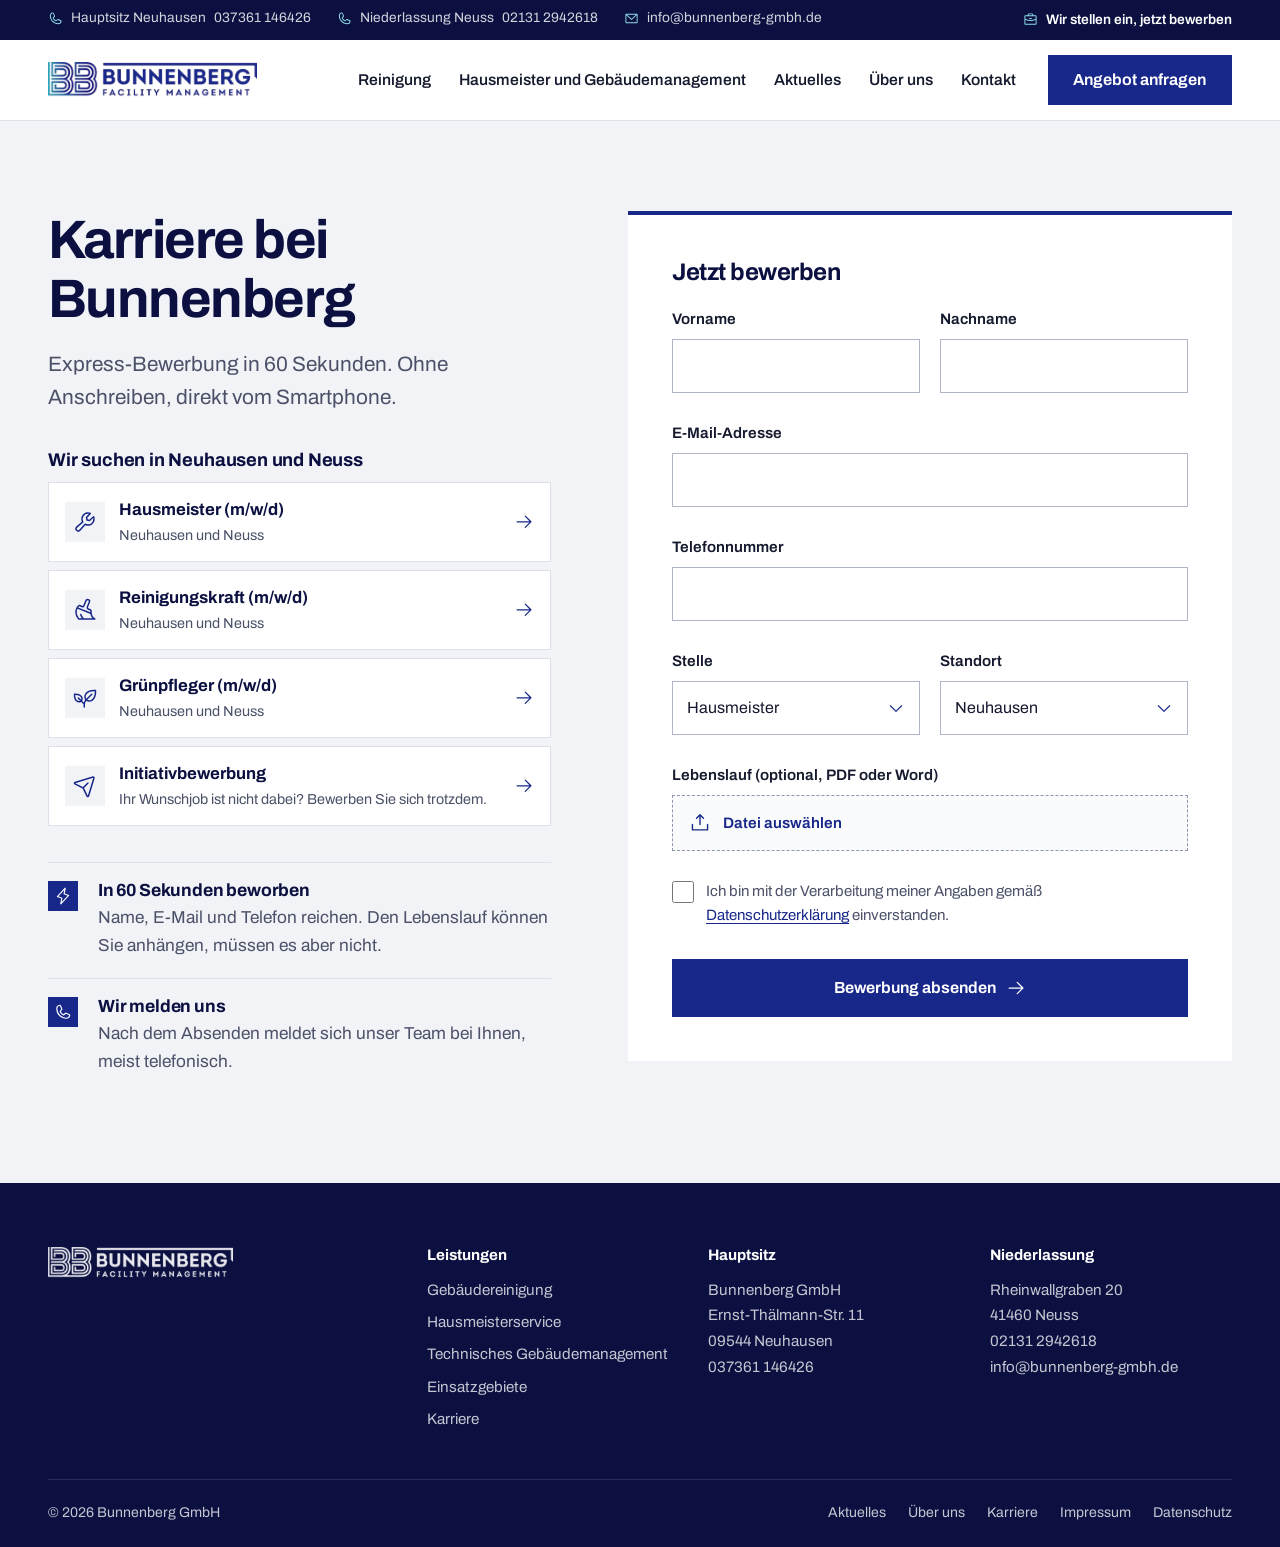
<file: karriere/index.html>
<!doctype html>
<html lang="de">
<head>
<meta charset="utf-8">
<meta name="viewport" content="width=device-width, initial-scale=1">
<title>Jobs als Hausmeister, Reinigungskraft und Grünpfleger | Bunnenberg GmbH</title>
<meta name="description" content="Jobs als Hausmeister, Reinigungskraft und Grünpfleger in Neuss und Neuhausen. Express-Bewerbung in 60 Sekunden, ohne Anschreiben, direkt vom Smartphone.">
<link rel="canonical" href="https://bunnenberg-gmbh.de/karriere/">
<meta name="robots" content="index, follow">
<meta property="og:type" content="website">
<meta property="og:locale" content="de_DE">
<meta property="og:site_name" content="Bunnenberg GmbH">
<meta property="og:title" content="Karriere bei der Bunnenberg GmbH">
<meta property="og:description" content="Express-Bewerbung in 60 Sekunden, ohne Anschreiben, direkt vom Smartphone.">
<meta property="og:url" content="https://bunnenberg-gmbh.de/karriere/">
<meta name="theme-color" content="#18288a">
<link rel="preload" href="../assets/fonts/archivo-var.woff2" as="font" type="font/woff2" crossorigin>
<link rel="stylesheet" href="../assets/css/style.css">
</head>
<body>
<a class="sr-only" href="#inhalt">Zum Inhalt springen</a>

<div class="topbar">
  <div class="wrap topbar-inner">
    <ul class="topbar-contacts">
      <li><a href="tel:+4937361146426"><svg class="icon" aria-hidden="true" focusable="false" viewBox="0 0 256 256" fill="currentColor"><path d="M222.37,158.46l-47.11-21.11-.13-.06a16,16,0,0,0-15.17,1.4,8.12,8.12,0,0,0-.75.56L134.87,160c-15.42-7.49-31.34-23.29-38.83-38.51l20.78-24.71c.2-.25.39-.5.57-.77a16,16,0,0,0,1.32-15.06l0-.12L97.54,33.64a16,16,0,0,0-16.62-9.52A56.26,56.26,0,0,0,32,80c0,79.4,64.6,144,144,144a56.26,56.26,0,0,0,55.88-48.92A16,16,0,0,0,222.37,158.46ZM176,208A128.14,128.14,0,0,1,48,80,40.2,40.2,0,0,1,82.87,40a.61.61,0,0,0,0,.12l21,47L83.2,111.86a6.13,6.13,0,0,0-.57.77,16,16,0,0,0-1,15.7c9.06,18.53,27.73,37.06,46.46,46.11a16,16,0,0,0,15.75-1.14,8.44,8.44,0,0,0,.74-.56L168.89,152l47,21.05h0s.08,0,.11,0A40.21,40.21,0,0,1,176,208Z"/></svg> <span class="tb-label">Hauptsitz Neuhausen</span> 037361 146426</a></li>
      <li><a href="tel:+4921312942618"><svg class="icon" aria-hidden="true" focusable="false" viewBox="0 0 256 256" fill="currentColor"><path d="M222.37,158.46l-47.11-21.11-.13-.06a16,16,0,0,0-15.17,1.4,8.12,8.12,0,0,0-.75.56L134.87,160c-15.42-7.49-31.34-23.29-38.83-38.51l20.78-24.71c.2-.25.39-.5.57-.77a16,16,0,0,0,1.32-15.06l0-.12L97.54,33.64a16,16,0,0,0-16.62-9.52A56.26,56.26,0,0,0,32,80c0,79.4,64.6,144,144,144a56.26,56.26,0,0,0,55.88-48.92A16,16,0,0,0,222.37,158.46ZM176,208A128.14,128.14,0,0,1,48,80,40.2,40.2,0,0,1,82.87,40a.61.61,0,0,0,0,.12l21,47L83.2,111.86a6.13,6.13,0,0,0-.57.77,16,16,0,0,0-1,15.7c9.06,18.53,27.73,37.06,46.46,46.11a16,16,0,0,0,15.75-1.14,8.44,8.44,0,0,0,.74-.56L168.89,152l47,21.05h0s.08,0,.11,0A40.21,40.21,0,0,1,176,208Z"/></svg> <span class="tb-label">Niederlassung Neuss</span> 02131 2942618</a></li>
      <li><a href="mailto:info@bunnenberg-gmbh.de"><svg class="icon" aria-hidden="true" focusable="false" viewBox="0 0 256 256" fill="currentColor"><path d="M224,48H32a8,8,0,0,0-8,8V192a16,16,0,0,0,16,16H216a16,16,0,0,0,16-16V56A8,8,0,0,0,224,48ZM203.43,64,128,133.15,52.57,64ZM216,192H40V74.19l82.59,75.71a8,8,0,0,0,10.82,0L216,74.19V192Z"/></svg> info@bunnenberg-gmbh.de</a></li>
    </ul>
    <a class="topbar-jobs" href="../karriere/"><svg class="icon" aria-hidden="true" focusable="false" viewBox="0 0 256 256" fill="currentColor"><path d="M216,56H176V48a24,24,0,0,0-24-24H104A24,24,0,0,0,80,48v8H40A16,16,0,0,0,24,72V200a16,16,0,0,0,16,16H216a16,16,0,0,0,16-16V72A16,16,0,0,0,216,56ZM96,48a8,8,0,0,1,8-8h48a8,8,0,0,1,8,8v8H96ZM216,72v41.61A184,184,0,0,1,128,136a184.07,184.07,0,0,1-88-22.38V72Zm0,128H40V131.64A200.19,200.19,0,0,0,128,152a200.25,200.25,0,0,0,88-20.37V200ZM104,112a8,8,0,0,1,8-8h32a8,8,0,0,1,0,16H112A8,8,0,0,1,104,112Z"/></svg> <span>Wir stellen ein<span class="tb-label">, jetzt bewerben</span></span></a>
  </div>
</div>

<header class="site-header">
  <div class="wrap header-inner">
    <a class="logo" href="../" aria-label="Bunnenberg Facility Management, zur Startseite">
      <img src="../assets/img/bunnenberg-logo.png" alt="Bunnenberg Facility Management" width="950" height="164">
    </a>
    <button class="nav-toggle" type="button" aria-expanded="false" aria-controls="hauptnavigation">
      <span class="sr-only">Menü öffnen</span><svg class="icon" aria-hidden="true" focusable="false" viewBox="0 0 256 256" fill="currentColor"><path d="M224,128a8,8,0,0,1-8,8H40a8,8,0,0,1,0-16H216A8,8,0,0,1,224,128ZM40,72H216a8,8,0,0,0,0-16H40a8,8,0,0,0,0,16ZM216,184H40a8,8,0,0,0,0,16H216a8,8,0,0,0,0-16Z"/></svg>
    </button>
    <nav class="nav" id="hauptnavigation" aria-label="Hauptnavigation">
      <ul>
        <li><a href="../gebaeudereinigung/">Reinigung</a></li>
        <li><a href="../hausmeister-gebaeudemanagement/">Hausmeister und Gebäudemanagement</a></li>
        <li><a href="../aktuelles/">Aktuelles</a></li>
        <li><a href="../ueber-uns/">Über uns</a></li>
        <li><a href="../kontakt/">Kontakt</a></li>
      </ul>
      <a class="btn btn-primary" href="../#anfrage">Angebot anfragen</a>
    </nav>
  </div>
</header>

<main id="inhalt">

<section class="job-hero" aria-labelledby="karriere-titel">
  <div class="wrap job-grid">
    <div class="job-intro">
      <h1 id="karriere-titel">Karriere bei Bunnenberg</h1>
      <p class="job-lead">Express-Bewerbung in 60 Sekunden. Ohne Anschreiben, direkt vom Smartphone.</p>
      <div class="jobs-list">
        <h2>Wir suchen in Neuhausen und Neuss</h2>
        <ul>
          <li><a href="#bewerbung-form" data-stelle="Hausmeister"><svg class="icon job-icon" aria-hidden="true" focusable="false" viewBox="0 0 256 256" fill="currentColor"><path d="M226.76,69a8,8,0,0,0-12.84-2.88l-40.3,37.19-17.23-3.7-3.7-17.23,37.19-40.3A8,8,0,0,0,187,29.24,72,72,0,0,0,88,96,72.34,72.34,0,0,0,94,124.94L33.79,177c-.15.12-.29.26-.43.39a32,32,0,0,0,45.26,45.26c.13-.13.27-.28.39-.42L131.06,162A72,72,0,0,0,232,96,71.56,71.56,0,0,0,226.76,69ZM160,152a56.14,56.14,0,0,1-27.07-7,8,8,0,0,0-9.92,1.77L67.11,211.51a16,16,0,0,1-22.62-22.62L109.18,133a8,8,0,0,0,1.77-9.93,56,56,0,0,1,58.36-82.31l-31.2,33.81a8,8,0,0,0-1.94,7.1L141.83,108a8,8,0,0,0,6.14,6.14l26.35,5.66a8,8,0,0,0,7.1-1.94l33.81-31.2A56.06,56.06,0,0,1,160,152Z"/></svg><span><strong>Hausmeister (m/w/d)</strong><small>Neuhausen und Neuss</small></span><svg class="icon job-arrow" aria-hidden="true" focusable="false" viewBox="0 0 256 256" fill="currentColor"><path d="M221.66,133.66l-72,72a8,8,0,0,1-11.32-11.32L196.69,136H40a8,8,0,0,1,0-16H196.69L138.34,61.66a8,8,0,0,1,11.32-11.32l72,72A8,8,0,0,1,221.66,133.66Z"/></svg></a></li>
          <li><a href="#bewerbung-form" data-stelle="Reinigungskraft"><svg class="icon job-icon" aria-hidden="true" focusable="false" viewBox="0 0 256 256" fill="currentColor"><path d="M235.5,216.81c-22.56-11-35.5-34.58-35.5-64.8V134.73a15.94,15.94,0,0,0-10.09-14.87L165,110a8,8,0,0,1-4.48-10.34l21.32-53a28,28,0,0,0-16.1-37,28.14,28.14,0,0,0-35.82,16,.61.61,0,0,0,0,.12L108.9,79a8,8,0,0,1-10.37,4.49L73.11,73.14A15.89,15.89,0,0,0,55.74,76.8C34.68,98.45,24,123.75,24,152a111.45,111.45,0,0,0,31.18,77.53A8,8,0,0,0,61,232H232a8,8,0,0,0,3.5-15.19ZM67.14,88l25.41,10.3a24,24,0,0,0,31.23-13.45l21-53c2.56-6.11,9.47-9.27,15.43-7a12,12,0,0,1,6.88,15.92L145.69,93.76a24,24,0,0,0,13.43,31.14L184,134.73V152c0,.33,0,.66,0,1L55.77,101.71A108.84,108.84,0,0,1,67.14,88Zm48,128a87.53,87.53,0,0,1-24.34-42,8,8,0,0,0-15.49,4,105.16,105.16,0,0,0,18.36,38H64.44A95.54,95.54,0,0,1,40,152a85.9,85.9,0,0,1,7.73-36.29l137.8,55.12c3,18,10.56,33.48,21.89,45.16Z"/></svg><span><strong>Reinigungskraft (m/w/d)</strong><small>Neuhausen und Neuss</small></span><svg class="icon job-arrow" aria-hidden="true" focusable="false" viewBox="0 0 256 256" fill="currentColor"><path d="M221.66,133.66l-72,72a8,8,0,0,1-11.32-11.32L196.69,136H40a8,8,0,0,1,0-16H196.69L138.34,61.66a8,8,0,0,1,11.32-11.32l72,72A8,8,0,0,1,221.66,133.66Z"/></svg></a></li>
          <li><a href="#bewerbung-form" data-stelle="Grünpfleger"><svg class="icon job-icon" aria-hidden="true" focusable="false" viewBox="0 0 256 256" fill="currentColor"><path d="M247.63,47.89a8,8,0,0,0-7.52-7.52c-51.76-3-93.32,12.74-111.18,42.22-11.8,19.49-11.78,43.16-.16,65.74a71.34,71.34,0,0,0-14.17,27L98.33,159c7.82-16.33,7.52-33.35-1-47.49-13.2-21.79-43.67-33.47-81.5-31.25a8,8,0,0,0-7.52,7.52c-2.23,37.83,9.46,68.3,31.25,81.5A45.82,45.82,0,0,0,63.44,176,54.58,54.58,0,0,0,87,170.33l25,25V224a8,8,0,0,0,16,0V194.51a55.61,55.61,0,0,1,12.27-35,73.91,73.91,0,0,0,33.31,8.4,60.9,60.9,0,0,0,31.83-8.86C234.89,141.21,250.67,99.65,247.63,47.89ZM47.81,155.6C32.47,146.31,23.79,124.32,24,96c28.32-.24,50.31,8.47,59.6,23.81,4.85,8,5.64,17.33,2.46,26.94L61.65,122.34a8,8,0,0,0-11.31,11.31l24.41,24.41C65.14,161.24,55.82,160.45,47.81,155.6Zm149.31-10.22c-13.4,8.11-29.15,8.73-45.15,2l53.69-53.7a8,8,0,0,0-11.31-11.31L140.65,136c-6.76-16-6.15-31.76,2-45.15,13.94-23,47-35.82,89.33-34.83C232.94,98.34,220.14,131.44,197.12,145.38Z"/></svg><span><strong>Grünpfleger (m/w/d)</strong><small>Neuhausen und Neuss</small></span><svg class="icon job-arrow" aria-hidden="true" focusable="false" viewBox="0 0 256 256" fill="currentColor"><path d="M221.66,133.66l-72,72a8,8,0,0,1-11.32-11.32L196.69,136H40a8,8,0,0,1,0-16H196.69L138.34,61.66a8,8,0,0,1,11.32-11.32l72,72A8,8,0,0,1,221.66,133.66Z"/></svg></a></li>
          <li><a href="#bewerbung-form" data-stelle="Initiativbewerbung"><svg class="icon job-icon" aria-hidden="true" focusable="false" viewBox="0 0 256 256" fill="currentColor"><path d="M227.32,28.68a16,16,0,0,0-15.66-4.08l-.15,0L19.57,82.84a16,16,0,0,0-2.49,29.8L102,154l41.3,84.87A15.86,15.86,0,0,0,157.74,248q.69,0,1.38-.06a15.88,15.88,0,0,0,14-11.51l58.2-191.94c0-.05,0-.1,0-.15A16,16,0,0,0,227.32,28.68ZM157.83,231.85l-.05.14,0-.07-40.06-82.3,48-48a8,8,0,0,0-11.31-11.31l-48,48L24.08,98.25l-.07,0,.14,0L216,40Z"/></svg><span><strong>Initiativbewerbung</strong><small>Ihr Wunschjob ist nicht dabei? Bewerben Sie sich trotzdem.</small></span><svg class="icon job-arrow" aria-hidden="true" focusable="false" viewBox="0 0 256 256" fill="currentColor"><path d="M221.66,133.66l-72,72a8,8,0,0,1-11.32-11.32L196.69,136H40a8,8,0,0,1,0-16H196.69L138.34,61.66a8,8,0,0,1,11.32-11.32l72,72A8,8,0,0,1,221.66,133.66Z"/></svg></a></li>
        </ul>
      </div>
      <ul class="job-points">
        <li><svg class="icon point-icon" aria-hidden="true" focusable="false" viewBox="0 0 256 256" fill="currentColor"><path d="M215.79,118.17a8,8,0,0,0-5-5.66L153.18,90.9l14.66-73.33a8,8,0,0,0-13.69-7l-112,120a8,8,0,0,0,3,13l57.63,21.61L88.16,238.43a8,8,0,0,0,13.69,7l112-120A8,8,0,0,0,215.79,118.17ZM109.37,214l10.47-52.38a8,8,0,0,0-5-9.06L62,132.71l84.62-90.66L136.16,94.43a8,8,0,0,0,5,9.06l52.8,19.8Z"/></svg><div><h2>In 60 Sekunden beworben</h2><p>Name, E-Mail und Telefon reichen. Den Lebenslauf können Sie anhängen, müssen es aber nicht.</p></div></li>
        <li><svg class="icon point-icon" aria-hidden="true" focusable="false" viewBox="0 0 256 256" fill="currentColor"><path d="M222.37,158.46l-47.11-21.11-.13-.06a16,16,0,0,0-15.17,1.4,8.12,8.12,0,0,0-.75.56L134.87,160c-15.42-7.49-31.34-23.29-38.83-38.51l20.78-24.71c.2-.25.39-.5.57-.77a16,16,0,0,0,1.32-15.06l0-.12L97.54,33.64a16,16,0,0,0-16.62-9.52A56.26,56.26,0,0,0,32,80c0,79.4,64.6,144,144,144a56.26,56.26,0,0,0,55.88-48.92A16,16,0,0,0,222.37,158.46ZM176,208A128.14,128.14,0,0,1,48,80,40.2,40.2,0,0,1,82.87,40a.61.61,0,0,0,0,.12l21,47L83.2,111.86a6.13,6.13,0,0,0-.57.77,16,16,0,0,0-1,15.7c9.06,18.53,27.73,37.06,46.46,46.11a16,16,0,0,0,15.75-1.14,8.44,8.44,0,0,0,.74-.56L168.89,152l47,21.05h0s.08,0,.11,0A40.21,40.21,0,0,1,176,208Z"/></svg><div><h2>Wir melden uns</h2><p>Nach dem Absenden meldet sich unser Team bei Ihnen, meist telefonisch.</p></div></li>
      </ul>
    </div>

    <form class="form job-form" id="bewerbung-form" novalidate>
      <h2 class="form-title">Jetzt bewerben</h2>
      <div class="form-grid">
        <div class="field"><label for="b-vorname">Vorname</label><input id="b-vorname" name="vorname" autocomplete="given-name" required><p class="error" aria-live="polite"></p></div>
        <div class="field"><label for="b-nachname">Nachname</label><input id="b-nachname" name="nachname" autocomplete="family-name" required><p class="error" aria-live="polite"></p></div>
        <div class="field full"><label for="b-mail">E-Mail-Adresse</label><input id="b-mail" name="email" type="email" inputmode="email" autocomplete="email" required><p class="error" aria-live="polite"></p></div>
        <div class="field full"><label for="b-tel">Telefonnummer</label><input id="b-tel" name="telefon" type="tel" inputmode="tel" autocomplete="tel" required><p class="error" aria-live="polite"></p></div>
        <div class="field"><label for="b-stelle">Stelle</label>
          <select id="b-stelle" name="stelle">
            <option>Hausmeister</option>
            <option>Reinigungskraft</option>
            <option>Grünpfleger</option>
            <option>Initiativbewerbung</option>
          </select><p class="error"></p></div>
        <div class="field"><label for="b-ort">Standort</label>
          <select id="b-ort" name="standort">
            <option>Neuhausen</option>
            <option>Neuss</option>
            <option>Beide möglich</option>
          </select><p class="error"></p></div>
        <div class="field full">
          <span class="label">Lebenslauf <span class="opt">(optional, PDF oder Word)</span></span>
          <label class="upload" for="b-cv"><svg class="icon" aria-hidden="true" focusable="false" viewBox="0 0 256 256" fill="currentColor"><path d="M224,144v64a8,8,0,0,1-8,8H40a8,8,0,0,1-8-8V144a8,8,0,0,1,16,0v56H208V144a8,8,0,0,1,16,0ZM93.66,77.66,120,51.31V144a8,8,0,0,0,16,0V51.31l26.34,26.35a8,8,0,0,0,11.32-11.32l-40-40a8,8,0,0,0-11.32,0l-40,40A8,8,0,0,0,93.66,77.66Z"/></svg><span class="upload-text">Datei auswählen</span></label>
          <input class="sr-only" id="b-cv" name="lebenslauf" type="file" accept=".pdf,.doc,.docx,application/pdf,application/msword,application/vnd.openxmlformats-officedocument.wordprocessingml.document">
          <p class="error" aria-live="polite"></p>
        </div>
        <div class="field full check"><input id="b-ds" name="datenschutz" type="checkbox" required><label for="b-ds">Ich bin mit der Verarbeitung meiner Angaben gemäß <a href="../datenschutz/">Datenschutzerklärung</a> einverstanden.</label><p class="error" aria-live="polite"></p></div>
      </div>
      <button class="btn btn-primary btn-block" type="submit">Bewerbung absenden <svg class="icon icon-arrow" aria-hidden="true" focusable="false" viewBox="0 0 256 256" fill="currentColor"><path d="M221.66,133.66l-72,72a8,8,0,0,1-11.32-11.32L196.69,136H40a8,8,0,0,1,0-16H196.69L138.34,61.66a8,8,0,0,1,11.32-11.32l72,72A8,8,0,0,1,221.66,133.66Z"/></svg></button>
      <p class="form-status" role="status" hidden></p>
    </form>
  </div>
</section>

</main>

<footer class="site-footer">
  <div class="wrap footer-grid">
    <div>
      <img src="../assets/img/bunnenberg-logo-weiss.png" alt="Bunnenberg Facility Management" width="950" height="164">
    </div>
    <div>
      <h2>Leistungen</h2>
      <ul>
        <li><a href="../gebaeudereinigung/">Gebäudereinigung</a></li>
        <li><a href="../hausmeister-gebaeudemanagement/">Hausmeisterservice</a></li>
        <li><a href="../hausmeister-gebaeudemanagement/#technisches-gebaeudemanagement">Technisches Gebäudemanagement</a></li>
        <li><a href="../#einsatzgebiete">Einsatzgebiete</a></li>
        <li><a href="../karriere/" aria-current="page">Karriere</a></li>
      </ul>
    </div>
    <div>
      <h2>Hauptsitz</h2>
      <address>Bunnenberg GmbH<br>Ernst-Thälmann-Str. 11<br>09544 Neuhausen<br><a href="tel:+4937361146426">037361 146426</a></address>
    </div>
    <div>
      <h2>Niederlassung</h2>
      <address>Rheinwallgraben 20<br>41460 Neuss<br><a href="tel:+4921312942618">02131 2942618</a><br><a href="mailto:info@bunnenberg-gmbh.de">info@bunnenberg-gmbh.de</a></address>
    </div>
  </div>
  <div class="wrap footer-legal">
    <p>© <span id="jahr">2026</span> Bunnenberg GmbH</p>
    <ul>
      <li><a href="../aktuelles/">Aktuelles</a></li>
      <li><a href="../ueber-uns/">Über uns</a></li>
      <li><a href="../karriere/" aria-current="page">Karriere</a></li>
      <li><a href="../impressum/">Impressum</a></li>
      <li><a href="../datenschutz/">Datenschutz</a></li>
    </ul>
  </div>
</footer>

<script src="../assets/js/main.js" defer></script>
</body>
</html>
</file>
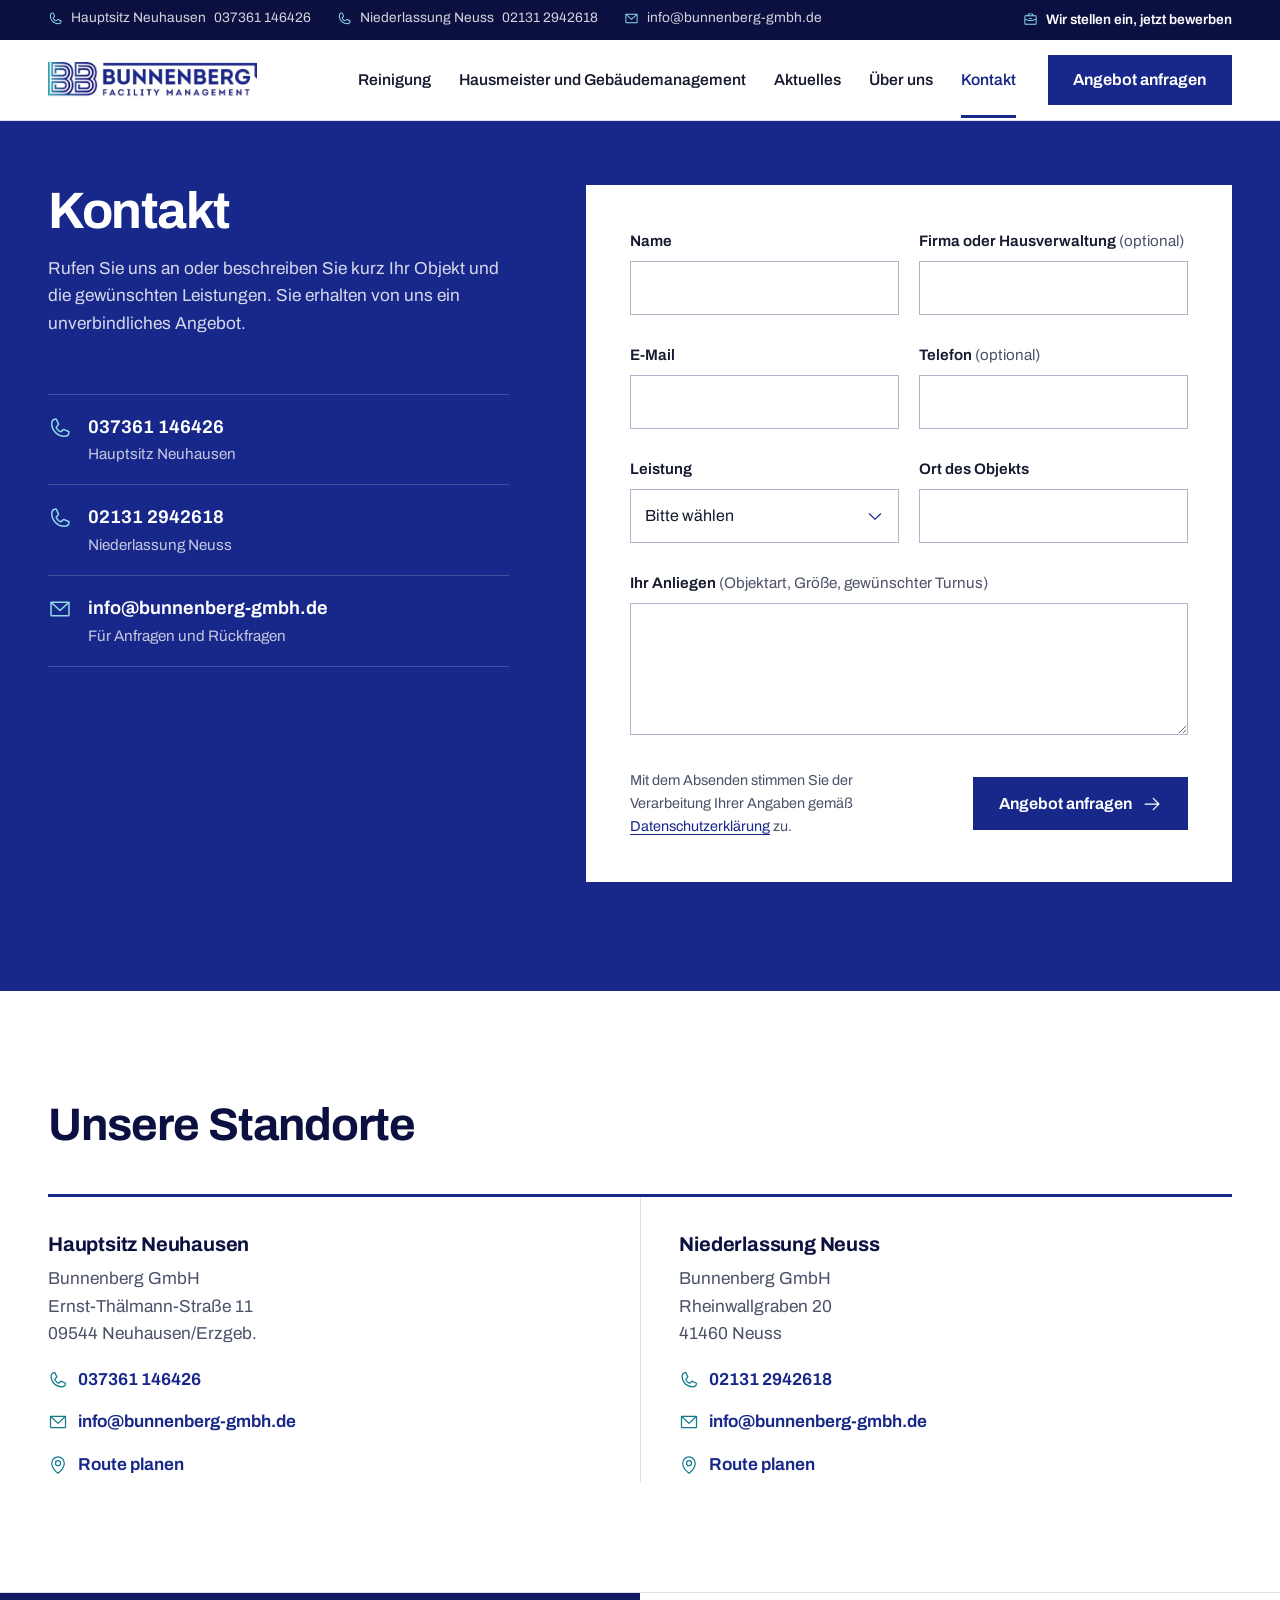
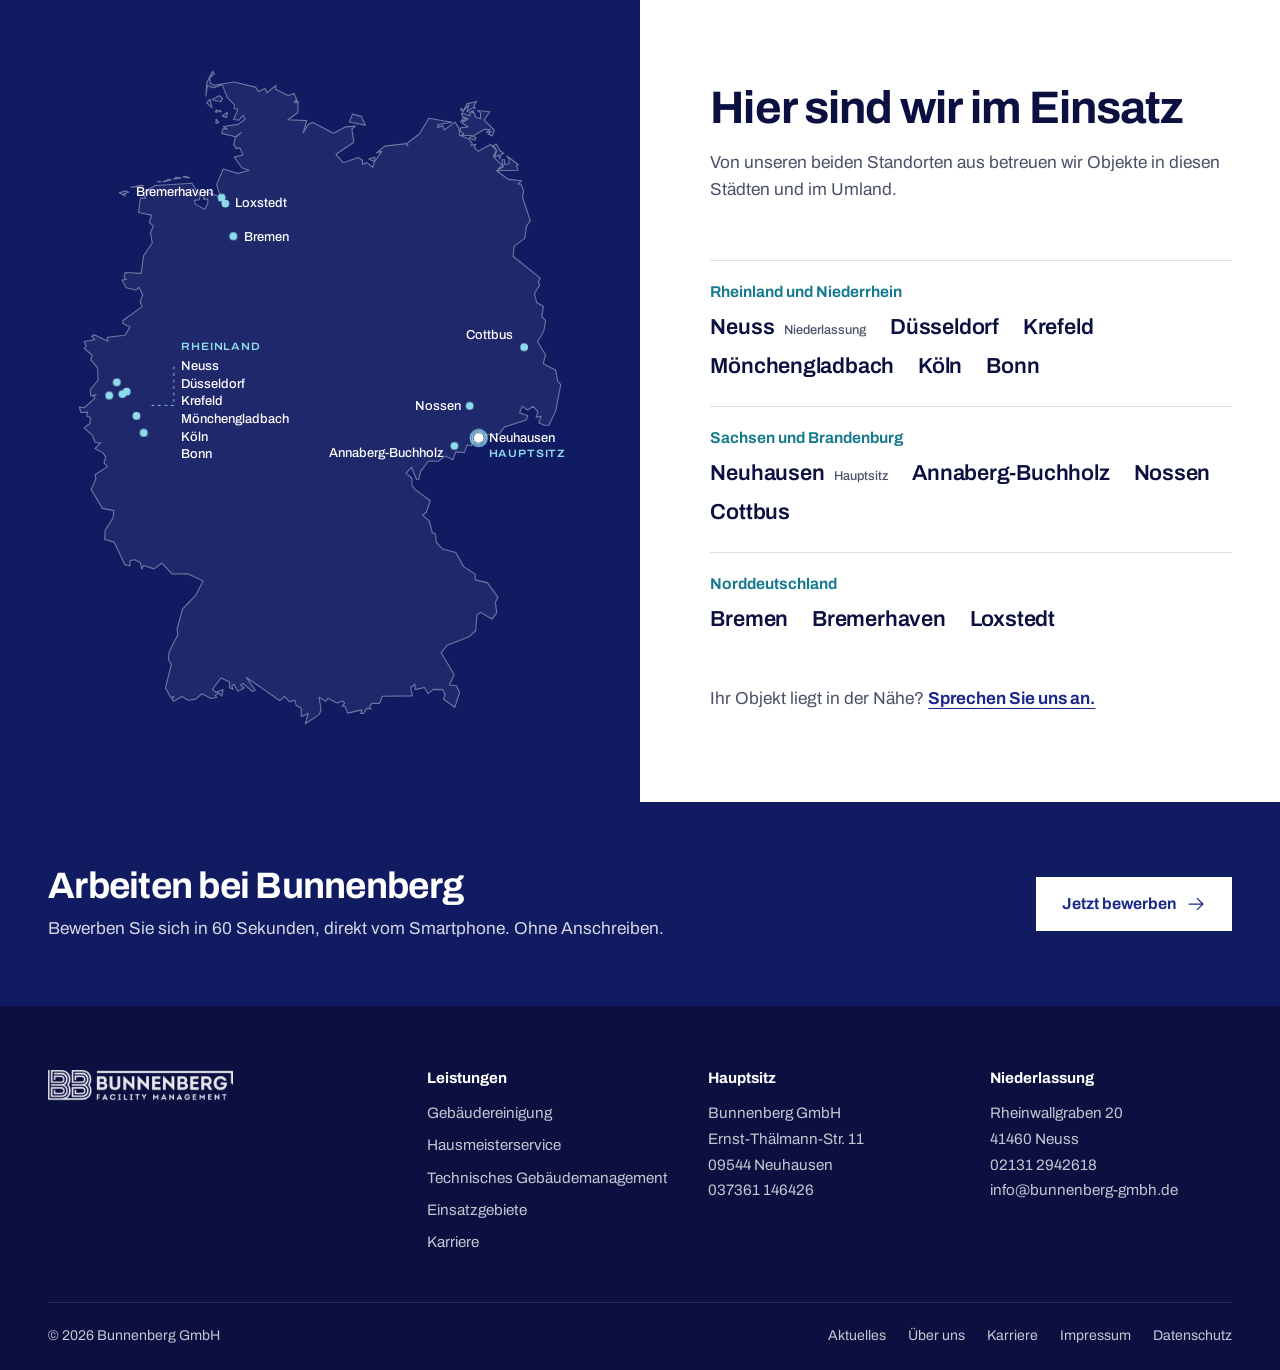
<file: kontakt/index.html>
<!doctype html>
<html lang="de">
<head>
<meta charset="utf-8">
<meta name="viewport" content="width=device-width, initial-scale=1">
<title>Kontakt | Bunnenberg GmbH Neuhausen und Neuss</title>
<meta name="description" content="Kontakt zur Bunnenberg GmbH: Hauptsitz Neuhausen 037361 146426, Niederlassung Neuss 02131 2942618, info@bunnenberg-gmbh.de. Jetzt unverbindliches Angebot anfragen.">
<link rel="canonical" href="https://bunnenberg-gmbh.de/kontakt/">
<meta name="robots" content="index, follow">
<meta property="og:type" content="website">
<meta property="og:locale" content="de_DE">
<meta property="og:site_name" content="Bunnenberg GmbH">
<meta property="og:title" content="Kontakt zur Bunnenberg GmbH">
<meta property="og:description" content="Telefon, E-Mail und Anfrageformular für Neuhausen und Neuss.">
<meta property="og:url" content="https://bunnenberg-gmbh.de/kontakt/">
<meta name="theme-color" content="#18288a">
<link rel="preload" href="../assets/fonts/archivo-var.woff2" as="font" type="font/woff2" crossorigin>
<link rel="stylesheet" href="../assets/css/style.css">
<script type="application/ld+json">{"@context": "https://schema.org", "@type": "ContactPage", "name": "Kontakt", "url": "https://bunnenberg-gmbh.de/kontakt/", "about": {"@id": "https://bunnenberg-gmbh.de/#organisation"}}</script>
</head>
<body>
<a class="sr-only" href="#inhalt">Zum Inhalt springen</a>

<div class="topbar">
  <div class="wrap topbar-inner">
    <ul class="topbar-contacts">
      <li><a href="tel:+4937361146426"><svg class="icon" aria-hidden="true" focusable="false" viewBox="0 0 256 256" fill="currentColor"><path d="M222.37,158.46l-47.11-21.11-.13-.06a16,16,0,0,0-15.17,1.4,8.12,8.12,0,0,0-.75.56L134.87,160c-15.42-7.49-31.34-23.29-38.83-38.51l20.78-24.71c.2-.25.39-.5.57-.77a16,16,0,0,0,1.32-15.06l0-.12L97.54,33.64a16,16,0,0,0-16.62-9.52A56.26,56.26,0,0,0,32,80c0,79.4,64.6,144,144,144a56.26,56.26,0,0,0,55.88-48.92A16,16,0,0,0,222.37,158.46ZM176,208A128.14,128.14,0,0,1,48,80,40.2,40.2,0,0,1,82.87,40a.61.61,0,0,0,0,.12l21,47L83.2,111.86a6.13,6.13,0,0,0-.57.77,16,16,0,0,0-1,15.7c9.06,18.53,27.73,37.06,46.46,46.11a16,16,0,0,0,15.75-1.14,8.44,8.44,0,0,0,.74-.56L168.89,152l47,21.05h0s.08,0,.11,0A40.21,40.21,0,0,1,176,208Z"/></svg> <span class="tb-label">Hauptsitz Neuhausen</span> 037361 146426</a></li>
      <li><a href="tel:+4921312942618"><svg class="icon" aria-hidden="true" focusable="false" viewBox="0 0 256 256" fill="currentColor"><path d="M222.37,158.46l-47.11-21.11-.13-.06a16,16,0,0,0-15.17,1.4,8.12,8.12,0,0,0-.75.56L134.87,160c-15.42-7.49-31.34-23.29-38.83-38.51l20.78-24.71c.2-.25.39-.5.57-.77a16,16,0,0,0,1.32-15.06l0-.12L97.54,33.64a16,16,0,0,0-16.62-9.52A56.26,56.26,0,0,0,32,80c0,79.4,64.6,144,144,144a56.26,56.26,0,0,0,55.88-48.92A16,16,0,0,0,222.37,158.46ZM176,208A128.14,128.14,0,0,1,48,80,40.2,40.2,0,0,1,82.87,40a.61.61,0,0,0,0,.12l21,47L83.2,111.86a6.13,6.13,0,0,0-.57.77,16,16,0,0,0-1,15.7c9.06,18.53,27.73,37.06,46.46,46.11a16,16,0,0,0,15.75-1.14,8.44,8.44,0,0,0,.74-.56L168.89,152l47,21.05h0s.08,0,.11,0A40.21,40.21,0,0,1,176,208Z"/></svg> <span class="tb-label">Niederlassung Neuss</span> 02131 2942618</a></li>
      <li><a href="mailto:info@bunnenberg-gmbh.de"><svg class="icon" aria-hidden="true" focusable="false" viewBox="0 0 256 256" fill="currentColor"><path d="M224,48H32a8,8,0,0,0-8,8V192a16,16,0,0,0,16,16H216a16,16,0,0,0,16-16V56A8,8,0,0,0,224,48ZM203.43,64,128,133.15,52.57,64ZM216,192H40V74.19l82.59,75.71a8,8,0,0,0,10.82,0L216,74.19V192Z"/></svg> info@bunnenberg-gmbh.de</a></li>
    </ul>
    <a class="topbar-jobs" href="../karriere/"><svg class="icon" aria-hidden="true" focusable="false" viewBox="0 0 256 256" fill="currentColor"><path d="M216,56H176V48a24,24,0,0,0-24-24H104A24,24,0,0,0,80,48v8H40A16,16,0,0,0,24,72V200a16,16,0,0,0,16,16H216a16,16,0,0,0,16-16V72A16,16,0,0,0,216,56ZM96,48a8,8,0,0,1,8-8h48a8,8,0,0,1,8,8v8H96ZM216,72v41.61A184,184,0,0,1,128,136a184.07,184.07,0,0,1-88-22.38V72Zm0,128H40V131.64A200.19,200.19,0,0,0,128,152a200.25,200.25,0,0,0,88-20.37V200ZM104,112a8,8,0,0,1,8-8h32a8,8,0,0,1,0,16H112A8,8,0,0,1,104,112Z"/></svg> <span>Wir stellen ein<span class="tb-label">, jetzt bewerben</span></span></a>
  </div>
</div>

<header class="site-header">
  <div class="wrap header-inner">
    <a class="logo" href="../" aria-label="Bunnenberg Facility Management, zur Startseite">
      <img src="../assets/img/bunnenberg-logo.png" alt="Bunnenberg Facility Management" width="950" height="164">
    </a>
    <button class="nav-toggle" type="button" aria-expanded="false" aria-controls="hauptnavigation">
      <span class="sr-only">Menü öffnen</span><svg class="icon" aria-hidden="true" focusable="false" viewBox="0 0 256 256" fill="currentColor"><path d="M224,128a8,8,0,0,1-8,8H40a8,8,0,0,1,0-16H216A8,8,0,0,1,224,128ZM40,72H216a8,8,0,0,0,0-16H40a8,8,0,0,0,0,16ZM216,184H40a8,8,0,0,0,0,16H216a8,8,0,0,0,0-16Z"/></svg>
    </button>
    <nav class="nav" id="hauptnavigation" aria-label="Hauptnavigation">
      <ul>
        <li><a href="../gebaeudereinigung/">Reinigung</a></li>
        <li><a href="../hausmeister-gebaeudemanagement/">Hausmeister und Gebäudemanagement</a></li>
        <li><a href="../aktuelles/">Aktuelles</a></li>
        <li><a href="../ueber-uns/">Über uns</a></li>
        <li><a href="../kontakt/" aria-current="page">Kontakt</a></li>
      </ul>
      <a class="btn btn-primary" href="#anfrage">Angebot anfragen</a>
    </nav>
  </div>
</header>

<main id="inhalt">

<section class="section contact contact-top" id="anfrage" aria-labelledby="anfrage-titel">
  <div class="wrap contact-grid">
    <div>
      <div class="section-head">
        <h1 id="anfrage-titel">Kontakt</h1>
        <p>Rufen Sie uns an oder beschreiben Sie kurz Ihr Objekt und die gewünschten Leistungen. Sie erhalten von uns ein unverbindliches Angebot.</p>
      </div>
      <ul class="contact-ways">
        <li><svg class="icon" aria-hidden="true" focusable="false" viewBox="0 0 256 256" fill="currentColor"><path d="M222.37,158.46l-47.11-21.11-.13-.06a16,16,0,0,0-15.17,1.4,8.12,8.12,0,0,0-.75.56L134.87,160c-15.42-7.49-31.34-23.29-38.83-38.51l20.78-24.71c.2-.25.39-.5.57-.77a16,16,0,0,0,1.32-15.06l0-.12L97.54,33.64a16,16,0,0,0-16.62-9.52A56.26,56.26,0,0,0,32,80c0,79.4,64.6,144,144,144a56.26,56.26,0,0,0,55.88-48.92A16,16,0,0,0,222.37,158.46ZM176,208A128.14,128.14,0,0,1,48,80,40.2,40.2,0,0,1,82.87,40a.61.61,0,0,0,0,.12l21,47L83.2,111.86a6.13,6.13,0,0,0-.57.77,16,16,0,0,0-1,15.7c9.06,18.53,27.73,37.06,46.46,46.11a16,16,0,0,0,15.75-1.14,8.44,8.44,0,0,0,.74-.56L168.89,152l47,21.05h0s.08,0,.11,0A40.21,40.21,0,0,1,176,208Z"/></svg><div><a href="tel:+4937361146426">037361 146426</a><span>Hauptsitz Neuhausen</span></div></li>
        <li><svg class="icon" aria-hidden="true" focusable="false" viewBox="0 0 256 256" fill="currentColor"><path d="M222.37,158.46l-47.11-21.11-.13-.06a16,16,0,0,0-15.17,1.4,8.12,8.12,0,0,0-.75.56L134.87,160c-15.42-7.49-31.34-23.29-38.83-38.51l20.78-24.71c.2-.25.39-.5.57-.77a16,16,0,0,0,1.32-15.06l0-.12L97.54,33.64a16,16,0,0,0-16.62-9.52A56.26,56.26,0,0,0,32,80c0,79.4,64.6,144,144,144a56.26,56.26,0,0,0,55.88-48.92A16,16,0,0,0,222.37,158.46ZM176,208A128.14,128.14,0,0,1,48,80,40.2,40.2,0,0,1,82.87,40a.61.61,0,0,0,0,.12l21,47L83.2,111.86a6.13,6.13,0,0,0-.57.77,16,16,0,0,0-1,15.7c9.06,18.53,27.73,37.06,46.46,46.11a16,16,0,0,0,15.75-1.14,8.44,8.44,0,0,0,.74-.56L168.89,152l47,21.05h0s.08,0,.11,0A40.21,40.21,0,0,1,176,208Z"/></svg><div><a href="tel:+4921312942618">02131 2942618</a><span>Niederlassung Neuss</span></div></li>
        <li><svg class="icon" aria-hidden="true" focusable="false" viewBox="0 0 256 256" fill="currentColor"><path d="M224,48H32a8,8,0,0,0-8,8V192a16,16,0,0,0,16,16H216a16,16,0,0,0,16-16V56A8,8,0,0,0,224,48ZM203.43,64,128,133.15,52.57,64ZM216,192H40V74.19l82.59,75.71a8,8,0,0,0,10.82,0L216,74.19V192Z"/></svg><div><a href="mailto:info@bunnenberg-gmbh.de">info@bunnenberg-gmbh.de</a><span>Für Anfragen und Rückfragen</span></div></li>
      </ul>
    </div>
    <form class="form" id="anfrage-form" novalidate>
      <div class="form-grid">
        <div class="field"><label for="f-name">Name</label><input id="f-name" name="name" autocomplete="name" required><p class="error" aria-live="polite"></p></div>
        <div class="field"><label for="f-firma">Firma oder Hausverwaltung <span class="opt">(optional)</span></label><input id="f-firma" name="firma" autocomplete="organization"><p class="error"></p></div>
        <div class="field"><label for="f-mail">E-Mail</label><input id="f-mail" name="email" type="email" autocomplete="email" required><p class="error" aria-live="polite"></p></div>
        <div class="field"><label for="f-tel">Telefon <span class="opt">(optional)</span></label><input id="f-tel" name="telefon" type="tel" autocomplete="tel"><p class="error"></p></div>
        <div class="field"><label for="f-leistung">Leistung</label>
          <select id="f-leistung" name="leistung" required>
            <option value="">Bitte wählen</option>
            <option>Gebäude- und Unterhaltsreinigung</option>
            <option>Glasreinigung</option>
            <option>Baureinigung</option>
            <option>Industriereinigung</option>
            <option>Hausmeisterservice</option>
            <option>Grünanlagenpflege</option>
            <option>Winterdienst (auf Anfrage)</option>
            <option>Technisches Gebäudemanagement</option>
            <option>Mehrere Leistungen</option>
          </select><p class="error" aria-live="polite"></p></div>
        <div class="field"><label for="f-ort">Ort des Objekts</label><input id="f-ort" name="ort" autocomplete="address-level2" required><p class="error" aria-live="polite"></p></div>
        <div class="field full"><label for="f-msg">Ihr Anliegen <span class="opt">(Objektart, Größe, gewünschter Turnus)</span></label><textarea id="f-msg" name="nachricht" required></textarea><p class="error" aria-live="polite"></p></div>
      </div>
      <div class="form-foot">
        <p>Mit dem Absenden stimmen Sie der Verarbeitung Ihrer Angaben gemäß <a href="../datenschutz/">Datenschutzerklärung</a> zu.</p>
        <button class="btn btn-primary" type="submit">Angebot anfragen <svg class="icon icon-arrow" aria-hidden="true" focusable="false" viewBox="0 0 256 256" fill="currentColor"><path d="M221.66,133.66l-72,72a8,8,0,0,1-11.32-11.32L196.69,136H40a8,8,0,0,1,0-16H196.69L138.34,61.66a8,8,0,0,1,11.32-11.32l72,72A8,8,0,0,1,221.66,133.66Z"/></svg></button>
      </div>
      <p class="form-status" role="status" hidden></p>
    </form>
  </div>
</section>

<section class="section" id="standorte" aria-labelledby="t-standorte">
  <div class="wrap">
    <h2 id="t-standorte" class="reveal">Unsere Standorte</h2>
    <div class="locs reveal">
      <div class="loc">
        <h3>Hauptsitz Neuhausen</h3>
        <address>Bunnenberg GmbH<br>Ernst-Thälmann-Straße 11<br>09544 Neuhausen/Erzgeb.</address>
        <ul class="loc-links">
          <li><a href="tel:+4937361146426"><svg class="icon" aria-hidden="true" focusable="false" viewBox="0 0 256 256" fill="currentColor"><path d="M222.37,158.46l-47.11-21.11-.13-.06a16,16,0,0,0-15.17,1.4,8.12,8.12,0,0,0-.75.56L134.87,160c-15.42-7.49-31.34-23.29-38.83-38.51l20.78-24.71c.2-.25.39-.5.57-.77a16,16,0,0,0,1.32-15.06l0-.12L97.54,33.64a16,16,0,0,0-16.62-9.52A56.26,56.26,0,0,0,32,80c0,79.4,64.6,144,144,144a56.26,56.26,0,0,0,55.88-48.92A16,16,0,0,0,222.37,158.46ZM176,208A128.14,128.14,0,0,1,48,80,40.2,40.2,0,0,1,82.87,40a.61.61,0,0,0,0,.12l21,47L83.2,111.86a6.13,6.13,0,0,0-.57.77,16,16,0,0,0-1,15.7c9.06,18.53,27.73,37.06,46.46,46.11a16,16,0,0,0,15.75-1.14,8.44,8.44,0,0,0,.74-.56L168.89,152l47,21.05h0s.08,0,.11,0A40.21,40.21,0,0,1,176,208Z"/></svg><span>037361 146426</span></a></li>
          <li><a href="mailto:info@bunnenberg-gmbh.de"><svg class="icon" aria-hidden="true" focusable="false" viewBox="0 0 256 256" fill="currentColor"><path d="M224,48H32a8,8,0,0,0-8,8V192a16,16,0,0,0,16,16H216a16,16,0,0,0,16-16V56A8,8,0,0,0,224,48ZM203.43,64,128,133.15,52.57,64ZM216,192H40V74.19l82.59,75.71a8,8,0,0,0,10.82,0L216,74.19V192Z"/></svg><span>info@bunnenberg-gmbh.de</span></a></li>
          <li><a href="https://www.google.com/maps/search/?api=1&query=Ernst-Thälmann-Straße+11+09544+Neuhausen" target="_blank" rel="noopener"><svg class="icon" aria-hidden="true" focusable="false" viewBox="0 0 256 256" fill="currentColor"><path d="M128,64a40,40,0,1,0,40,40A40,40,0,0,0,128,64Zm0,64a24,24,0,1,1,24-24A24,24,0,0,1,128,128Zm0-112a88.1,88.1,0,0,0-88,88c0,31.4,14.51,64.68,42,96.25a254.19,254.19,0,0,0,41.45,38.3,8,8,0,0,0,9.18,0A254.19,254.19,0,0,0,174,200.25c27.45-31.57,42-64.85,42-96.25A88.1,88.1,0,0,0,128,16Zm0,206c-16.53-13-72-60.75-72-118a72,72,0,0,1,144,0C200,161.23,144.53,209,128,222Z"/></svg><span>Route planen</span></a></li>
        </ul>
      </div>
      <div class="loc">
        <h3>Niederlassung Neuss</h3>
        <address>Bunnenberg GmbH<br>Rheinwallgraben 20<br>41460 Neuss</address>
        <ul class="loc-links">
          <li><a href="tel:+4921312942618"><svg class="icon" aria-hidden="true" focusable="false" viewBox="0 0 256 256" fill="currentColor"><path d="M222.37,158.46l-47.11-21.11-.13-.06a16,16,0,0,0-15.17,1.4,8.12,8.12,0,0,0-.75.56L134.87,160c-15.42-7.49-31.34-23.29-38.83-38.51l20.78-24.71c.2-.25.39-.5.57-.77a16,16,0,0,0,1.32-15.06l0-.12L97.54,33.64a16,16,0,0,0-16.62-9.52A56.26,56.26,0,0,0,32,80c0,79.4,64.6,144,144,144a56.26,56.26,0,0,0,55.88-48.92A16,16,0,0,0,222.37,158.46ZM176,208A128.14,128.14,0,0,1,48,80,40.2,40.2,0,0,1,82.87,40a.61.61,0,0,0,0,.12l21,47L83.2,111.86a6.13,6.13,0,0,0-.57.77,16,16,0,0,0-1,15.7c9.06,18.53,27.73,37.06,46.46,46.11a16,16,0,0,0,15.75-1.14,8.44,8.44,0,0,0,.74-.56L168.89,152l47,21.05h0s.08,0,.11,0A40.21,40.21,0,0,1,176,208Z"/></svg><span>02131 2942618</span></a></li>
          <li><a href="mailto:info@bunnenberg-gmbh.de"><svg class="icon" aria-hidden="true" focusable="false" viewBox="0 0 256 256" fill="currentColor"><path d="M224,48H32a8,8,0,0,0-8,8V192a16,16,0,0,0,16,16H216a16,16,0,0,0,16-16V56A8,8,0,0,0,224,48ZM203.43,64,128,133.15,52.57,64ZM216,192H40V74.19l82.59,75.71a8,8,0,0,0,10.82,0L216,74.19V192Z"/></svg><span>info@bunnenberg-gmbh.de</span></a></li>
          <li><a href="https://www.google.com/maps/search/?api=1&query=Rheinwallgraben+20+41460+Neuss" target="_blank" rel="noopener"><svg class="icon" aria-hidden="true" focusable="false" viewBox="0 0 256 256" fill="currentColor"><path d="M128,64a40,40,0,1,0,40,40A40,40,0,0,0,128,64Zm0,64a24,24,0,1,1,24-24A24,24,0,0,1,128,128Zm0-112a88.1,88.1,0,0,0-88,88c0,31.4,14.51,64.68,42,96.25a254.19,254.19,0,0,0,41.45,38.3,8,8,0,0,0,9.18,0A254.19,254.19,0,0,0,174,200.25c27.45-31.57,42-64.85,42-96.25A88.1,88.1,0,0,0,128,16Zm0,206c-16.53-13-72-60.75-72-118a72,72,0,0,1,144,0C200,161.23,144.53,209,128,222Z"/></svg><span>Route planen</span></a></li>
        </ul>
      </div>
    </div>
  </div>
</section>

<section class="areas" id="einsatzgebiete" aria-labelledby="gebiete-titel">
  <div class="areas-grid">
    <figure class="map-panel">
      <svg viewBox="0 0 540 726" role="img" aria-labelledby="karte-titel karte-desc"><title id="karte-titel">Einsatzgebiete der Bunnenberg GmbH</title><desc id="karte-desc">Deutschlandkarte mit den Einsatzgebieten Bremen, Bremerhaven, Loxstedt, Neuss, Düsseldorf, Krefeld, Mönchengladbach, Köln, Bonn, Cottbus, Nossen und Annaberg-Buchholz sowie dem Hauptsitz in Neuhausen.</desc><path class="map-land" d="M154.0 11.1 L156.0 13.7 L150.9 18.1 L151.7 24.0 L155.3 26.2 L177.0 22.7 L200.4 28.2 L203.7 33.0 L210.8 29.5 L212.4 34.3 L222.5 26.4 L221.9 30.4 L235.5 37.2 L241.9 35.0 L246.4 44.8 L243.5 42.2 L242.4 44.8 L246.4 45.0 L246.0 55.9 L235.4 63.4 L255.7 64.4 L251.9 77.5 L257.4 68.3 L262.5 66.3 L284.5 78.1 L297.2 71.2 L308.5 70.3 L304.5 73.6 L306.5 87.8 L287.3 100.8 L295.0 109.8 L311.4 104.3 L315.9 107.1 L315.9 111.7 L320.3 109.5 L327.0 114.8 L328.7 108.6 L322.7 106.0 L329.2 103.7 L329.1 108.6 L336.8 97.6 L331.1 99.2 L340.0 91.9 L363.0 89.2 L365.1 92.1 L363.4 89.4 L377.3 78.8 L387.5 61.9 L412.7 66.1 L396.8 68.9 L398.6 69.1 L396.5 72.2 L402.7 69.8 L404.0 74.5 L415.9 66.0 L420.1 72.5 L420.8 80.2 L431.1 84.4 L434.5 89.4 L432.9 91.3 L438.4 89.9 L436.5 92.9 L440.8 97.5 L454.3 90.2 L460.6 96.4 L457.1 103.1 L466.7 112.8 L461.6 117.9 L468.0 114.1 L466.2 106.7 L469.6 106.6 L469.3 111.7 L474.0 111.0 L474.3 106.1 L471.8 102.4 L484.2 112.1 L482.2 113.4 L483.9 118.0 L460.6 118.6 L473.8 127.9 L487.7 129.4 L483.8 132.7 L487.1 133.0 L490.0 140.3 L488.8 147.2 L497.1 172.7 L493.1 177.9 L491.2 191.6 L479.7 199.9 L478.5 210.9 L507.9 234.5 L505.7 238.7 L507.4 241.8 L501.6 251.1 L504.0 260.8 L511.3 265.2 L509.6 276.0 L513.7 280.4 L511.6 292.2 L504.9 303.0 L513.5 317.2 L511.2 327.0 L524.6 333.9 L526.6 345.5 L530.0 349.6 L524.4 378.4 L517.3 393.2 L512.0 393.4 L506.3 390.8 L508.6 383.8 L503.4 384.6 L505.4 378.7 L500.1 373.0 L494.2 376.9 L488.3 372.7 L485.6 380.1 L494.4 382.9 L492.7 387.8 L469.0 395.4 L463.1 403.2 L446.0 403.6 L441.2 414.2 L436.1 409.9 L433.4 415.6 L428.9 414.6 L425.9 422.9 L416.7 422.2 L413.5 430.7 L405.1 426.7 L398.1 432.2 L387.3 432.0 L378.7 443.2 L376.6 452.0 L374.1 451.7 L369.0 439.0 L362.9 445.1 L369.3 450.6 L369.3 458.2 L372.6 462.6 L389.1 474.9 L384.8 487.3 L380.9 490.5 L388.0 496.6 L391.4 509.6 L394.7 510.8 L395.6 519.8 L402.5 527.0 L416.7 530.9 L425.0 545.8 L437.7 554.2 L437.6 560.4 L450.7 563.4 L462.3 579.3 L459.5 584.2 L460.8 596.0 L455.8 602.7 L443.4 595.5 L439.5 598.4 L438.1 615.3 L431.0 621.9 L407.3 631.1 L400.8 638.9 L414.9 662.9 L409.8 673.9 L417.3 674.8 L420.8 682.3 L415.6 698.0 L403.4 689.3 L405.0 684.3 L402.5 678.9 L392.4 678.6 L386.8 683.2 L382.8 676.7 L372.7 678.9 L372.5 673.1 L367.9 676.8 L369.9 685.7 L337.4 686.0 L334.2 693.8 L326.1 693.7 L323.3 697.4 L325.3 699.8 L320.6 699.2 L316.8 704.7 L313.9 704.7 L315.2 700.8 L299.9 704.3 L297.0 696.9 L293.4 696.9 L296.6 693.4 L294.6 691.4 L288.3 693.4 L278.5 688.2 L276.3 691.6 L269.0 687.1 L271.2 700.9 L269.1 705.9 L254.1 715.7 L257.3 704.6 L249.9 708.0 L249.6 698.8 L244.3 696.1 L242.8 690.3 L237.3 692.1 L231.6 686.1 L226.8 690.9 L190.1 665.5 L200.2 679.6 L197.0 680.9 L187.2 672.4 L184.3 673.9 L188.0 677.2 L181.5 680.8 L176.7 673.0 L174.6 674.9 L176.2 678.6 L172.2 677.0 L172.3 670.7 L163.1 666.4 L153.8 678.5 L157.7 681.9 L165.3 678.9 L164.1 685.8 L160.4 682.4 L156.9 685.3 L158.6 687.5 L152.4 688.5 L142.4 683.4 L135.8 689.2 L127.7 690.4 L120.7 686.3 L112.1 691.5 L110.0 689.2 L112.1 686.4 L108.6 687.5 L103.1 677.1 L109.4 651.9 L106.3 646.3 L106.9 638.5 L116.4 619.7 L115.7 613.4 L121.5 592.1 L135.8 576.9 L143.8 561.6 L127.3 553.8 L110.1 554.0 L99.4 542.2 L90.7 548.5 L79.6 544.9 L77.4 548.7 L76.0 541.9 L69.8 538.7 L65.0 539.5 L64.7 545.2 L59.2 544.0 L47.7 519.6 L37.4 516.8 L37.9 506.9 L46.6 493.3 L47.3 485.6 L35.0 483.2 L22.9 462.9 L28.0 451.1 L26.9 446.9 L40.5 438.1 L36.6 433.9 L38.5 427.9 L36.0 423.5 L27.0 418.4 L33.1 412.4 L27.1 412.0 L24.0 404.1 L15.2 396.2 L21.5 391.5 L22.0 384.7 L18.1 383.7 L19.0 379.2 L11.8 379.6 L10.0 373.7 L15.5 374.5 L27.0 363.8 L25.5 361.9 L28.2 360.3 L22.5 361.8 L21.7 355.5 L30.4 344.5 L29.8 331.5 L22.4 322.8 L24.0 317.8 L15.2 310.4 L17.5 308.0 L15.3 302.9 L26.9 301.1 L23.4 297.1 L26.3 295.6 L41.0 302.8 L40.1 298.4 L59.4 296.2 L64.7 287.4 L56.9 283.4 L57.1 280.3 L78.0 265.3 L75.7 260.3 L78.5 252.3 L74.4 244.5 L71.2 247.4 L60.7 244.9 L56.1 236.6 L60.9 235.8 L58.4 233.5 L59.5 228.4 L77.0 229.4 L79.4 210.3 L88.9 196.6 L86.9 185.1 L90.2 178.3 L85.7 174.7 L88.2 166.5 L74.0 163.6 L76.0 148.1 L81.6 148.1 L79.2 144.1 L83.0 139.5 L92.1 134.4 L131.7 132.0 L140.6 146.1 L139.7 149.8 L134.5 150.5 L135.0 154.3 L145.2 160.2 L148.8 154.1 L148.8 149.1 L144.0 149.2 L146.3 141.1 L160.2 146.0 L162.5 148.7 L160.4 151.0 L163.3 149.4 L158.3 133.5 L165.4 116.7 L181.0 121.4 L193.3 118.2 L185.6 115.3 L177.4 103.8 L186.6 101.5 L183.5 93.8 L179.6 94.6 L176.7 90.1 L178.3 82.9 L184.9 77.4 L178.9 81.9 L163.8 78.2 L165.2 73.3 L169.8 73.4 L165.4 70.7 L181.6 68.4 L189.0 62.9 L187.0 58.7 L182.2 64.0 L176.6 63.1 L181.4 52.0 L177.0 51.6 L177.6 47.2 L169.9 39.6 L164.4 25.5 L154.5 29.0 L148.5 26.5 L146.7 37.6 L147.8 23.3 L154.0 11.1ZM468.6 100.0 L466.5 99.9 L463.8 105.8 L463.5 101.4 L458.5 104.0 L460.9 96.8 L457.3 91.3 L460.4 89.6 L464.3 96.6 L468.6 100.0ZM437.9 51.7 L435.8 50.1 L428.6 55.1 L430.9 47.2 L423.9 55.1 L429.0 46.0 L439.2 43.7 L436.1 48.2 L437.9 51.7ZM440.1 53.5 L453.4 54.8 L447.2 63.9 L458.4 74.8 L456.0 81.0 L451.5 78.9 L454.8 76.2 L449.5 77.1 L453.6 74.1 L447.8 73.8 L434.8 81.3 L438.5 82.7 L437.2 85.7 L431.3 83.0 L433.8 80.5 L422.7 80.2 L425.3 78.5 L421.3 75.7 L422.0 72.1 L429.7 71.1 L423.3 66.9 L430.0 62.3 L423.8 60.1 L423.0 56.2 L432.1 59.2 L431.7 55.7 L435.7 53.3 L434.0 56.0 L436.2 55.1 L438.3 61.0 L443.6 62.2 L443.3 56.0 L440.1 53.5ZM425.3 61.0 L427.7 63.3 L421.7 65.7 L425.3 61.0ZM421.9 53.0 L422.5 50.9 L423.8 53.3 L421.9 53.0ZM305.2 57.3 L314.5 59.8 L319.0 69.3 L301.7 65.8 L305.2 57.3ZM170.1 55.3 L169.0 60.9 L164.3 59.4 L170.1 55.3ZM161.5 37.3 L164.7 40.5 L163.0 44.1 L153.4 41.8 L161.5 37.3ZM162.2 53.2 L163.4 55.1 L159.8 53.7 L162.2 53.2ZM157.9 62.6 L160.7 66.5 L157.6 67.5 L157.9 62.6ZM158.3 52.8 L159.3 55.2 L156.7 55.1 L158.3 52.8ZM151.1 41.3 L153.3 50.3 L147.5 45.3 L151.1 41.3ZM124.9 124.4 L129.0 126.2 L122.1 125.1 L124.9 124.4ZM114.2 125.7 L119.8 126.2 L111.9 127.6 L114.2 125.7ZM106.6 127.7 L109.7 128.6 L100.6 130.5 L106.6 127.7ZM96.4 129.8 L98.5 130.7 L94.5 130.5 L96.4 129.8ZM77.4 134.3 L79.5 134.7 L65.8 136.5 L77.4 134.3ZM60.5 140.3 L63.3 141.8 L58.2 143.5 L59.8 145.9 L53.1 142.2 L60.5 140.3Z"/><path class="map-link map-text" style="--i:3" d="M88 372 L112 372 L112 328"/><text class="map-text map-region" style="--i:4" x="120" y="312" text-anchor="start">Rheinland</text><text class="map-text map-label" style="--i:4" x="120" y="334" text-anchor="start">Neuss</text><text class="map-text map-label" style="--i:5" x="120" y="353" text-anchor="start">Düsseldorf</text><text class="map-text map-label" style="--i:6" x="120" y="372" text-anchor="start">Krefeld</text><text class="map-text map-label" style="--i:7" x="120" y="391" text-anchor="start">Mönchengladbach</text><text class="map-text map-label" style="--i:8" x="120" y="410" text-anchor="start">Köln</text><text class="map-text map-label" style="--i:9" x="120" y="429" text-anchor="start">Bonn</text><text class="map-text map-label" style="--i:7" x="188" y="194" text-anchor="start">Bremen</text><text class="map-text map-label" style="--i:7" x="154" y="146" text-anchor="end">Bremerhaven</text><text class="map-text map-label" style="--i:7" x="178" y="158" text-anchor="start">Loxstedt</text><text class="map-text map-label" style="--i:8" x="478" y="300" text-anchor="end">Cottbus</text><text class="map-text map-label" style="--i:9" x="422" y="377" text-anchor="end">Nossen</text><text class="map-text map-label" style="--i:10" x="404" y="428" text-anchor="end">Annaberg-Buchholz</text><text class="map-text map-label" style="--i:11" x="452" y="412" text-anchor="start">Neuhausen</text><text class="map-text map-region" style="--i:11" x="452" y="428" text-anchor="start">Hauptsitz</text><circle class="map-pin map-dot" style="--i:0" cx="42.4" cy="361.3" r="4.2"/><circle class="map-pin map-dot" style="--i:1" cx="50.5" cy="346.9" r="4.2"/><circle class="map-pin map-dot" style="--i:2" cx="56.6" cy="359.7" r="4.2"/><circle class="map-pin map-dot" style="--i:3" cx="61.2" cy="357.0" r="4.2"/><circle class="map-pin map-dot" style="--i:4" cx="71.8" cy="383.3" r="4.2"/><circle class="map-pin map-dot" style="--i:5" cx="79.6" cy="401.5" r="4.2"/><circle class="map-pin map-dot" style="--i:6" cx="176.4" cy="189.2" r="4.2"/><circle class="map-pin map-dot" style="--i:7" cx="163.8" cy="147.5" r="4.2"/><circle class="map-pin map-dot" style="--i:8" cx="167.8" cy="153.9" r="4.2"/><circle class="map-pin map-dot" style="--i:9" cx="490.5" cy="309.1" r="4.2"/><circle class="map-pin map-dot" style="--i:10" cx="431.7" cy="372.4" r="4.2"/><circle class="map-pin map-dot" style="--i:11" cx="415.1" cy="415.7" r="4.2"/><g class="map-pin" style="--i:11"><circle class="map-ring pulse" cx="441.4" cy="407.0" r="7"/><circle class="map-ring" cx="441.4" cy="407.0" r="9"/><circle class="map-hq" cx="441.4" cy="407.0" r="5.5"/></g></svg>
    </figure>
    <div class="areas-copy">
      <div class="section-head reveal">
        <h2 id="gebiete-titel">Hier sind wir im Einsatz</h2>
        <p>Von unseren beiden Standorten aus betreuen wir Objekte in diesen Städten und im Umland.</p>
      </div>
      <div class="regions reveal">
        <div class="region">
          <h3>Rheinland und Niederrhein</h3>
          <ul>
            <li>Neuss <small>Niederlassung</small></li>
            <li>Düsseldorf</li>
            <li>Krefeld</li>
            <li>Mönchengladbach</li>
            <li>Köln</li>
            <li>Bonn</li>
          </ul>
        </div>
        <div class="region">
          <h3>Sachsen und Brandenburg</h3>
          <ul>
            <li>Neuhausen <small>Hauptsitz</small></li>
            <li>Annaberg-Buchholz</li>
            <li>Nossen</li>
            <li>Cottbus</li>
          </ul>
        </div>
        <div class="region">
          <h3>Norddeutschland</h3>
          <ul>
            <li>Bremen</li>
            <li>Bremerhaven</li>
            <li>Loxstedt</li>
          </ul>
        </div>
      </div>
      <p class="areas-note reveal">Ihr Objekt liegt in der Nähe? <a href="#anfrage">Sprechen Sie uns an.</a></p>
    </div>
  </div>
</section>

<section class="jobs" aria-labelledby="jobs-titel">
  <div class="wrap jobs-inner reveal">
    <div>
      <h2 id="jobs-titel">Arbeiten bei Bunnenberg</h2>
      <p>Bewerben Sie sich in 60 Sekunden, direkt vom Smartphone. Ohne Anschreiben.</p>
    </div>
    <a class="btn btn-light" href="../karriere/">Jetzt bewerben <svg class="icon icon-arrow" aria-hidden="true" focusable="false" viewBox="0 0 256 256" fill="currentColor"><path d="M221.66,133.66l-72,72a8,8,0,0,1-11.32-11.32L196.69,136H40a8,8,0,0,1,0-16H196.69L138.34,61.66a8,8,0,0,1,11.32-11.32l72,72A8,8,0,0,1,221.66,133.66Z"/></svg></a>
  </div>
</section>

</main>

<footer class="site-footer">
  <div class="wrap footer-grid">
    <div>
      <img src="../assets/img/bunnenberg-logo-weiss.png" alt="Bunnenberg Facility Management" width="950" height="164">
    </div>
    <div>
      <h2>Leistungen</h2>
      <ul>
        <li><a href="../gebaeudereinigung/">Gebäudereinigung</a></li>
        <li><a href="../hausmeister-gebaeudemanagement/">Hausmeisterservice</a></li>
        <li><a href="../hausmeister-gebaeudemanagement/#technisches-gebaeudemanagement">Technisches Gebäudemanagement</a></li>
        <li><a href="../#einsatzgebiete">Einsatzgebiete</a></li>
        <li><a href="../karriere/">Karriere</a></li>
      </ul>
    </div>
    <div>
      <h2>Hauptsitz</h2>
      <address>Bunnenberg GmbH<br>Ernst-Thälmann-Str. 11<br>09544 Neuhausen<br><a href="tel:+4937361146426">037361 146426</a></address>
    </div>
    <div>
      <h2>Niederlassung</h2>
      <address>Rheinwallgraben 20<br>41460 Neuss<br><a href="tel:+4921312942618">02131 2942618</a><br><a href="mailto:info@bunnenberg-gmbh.de">info@bunnenberg-gmbh.de</a></address>
    </div>
  </div>
  <div class="wrap footer-legal">
    <p>© <span id="jahr">2026</span> Bunnenberg GmbH</p>
    <ul>
      <li><a href="../aktuelles/">Aktuelles</a></li>
      <li><a href="../ueber-uns/">Über uns</a></li>
      <li><a href="../karriere/">Karriere</a></li>
      <li><a href="../impressum/">Impressum</a></li>
      <li><a href="../datenschutz/">Datenschutz</a></li>
    </ul>
  </div>
</footer>

<script src="../assets/js/main.js" defer></script>
</body>
</html>
</file>
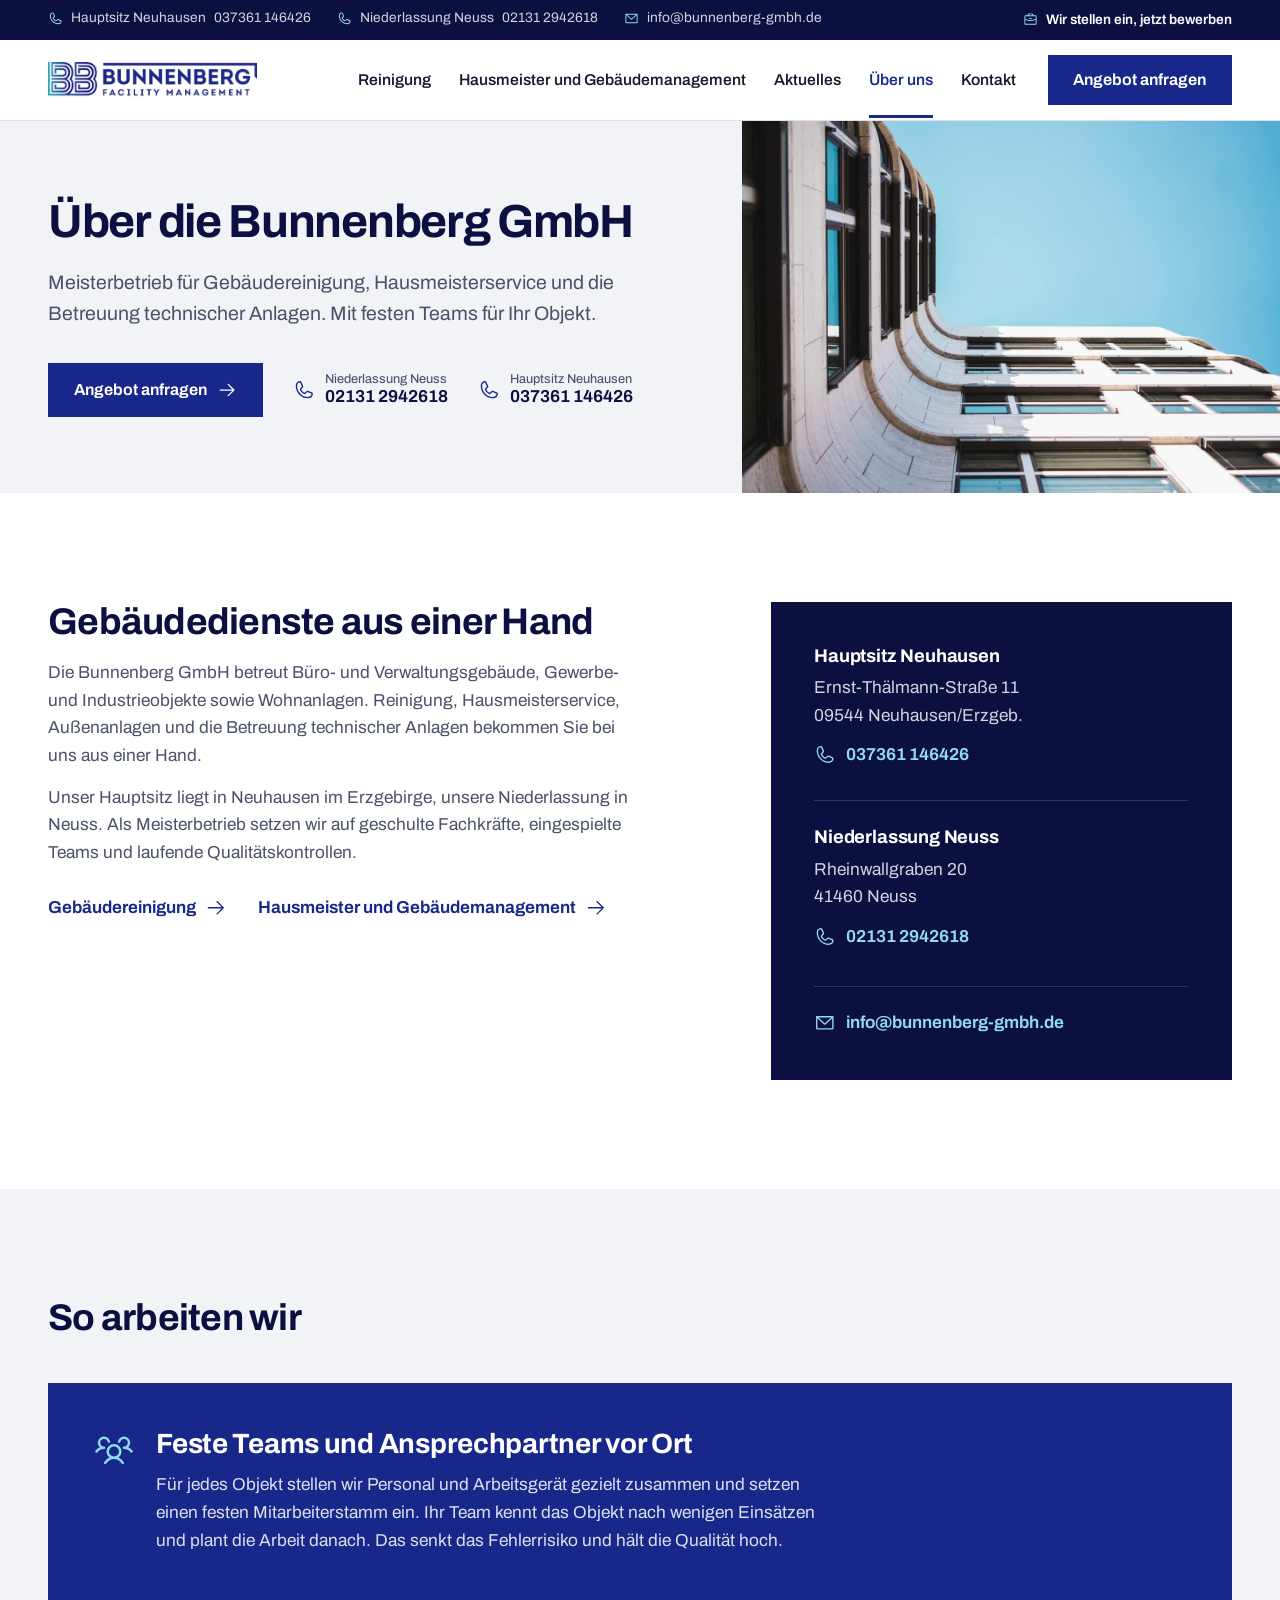
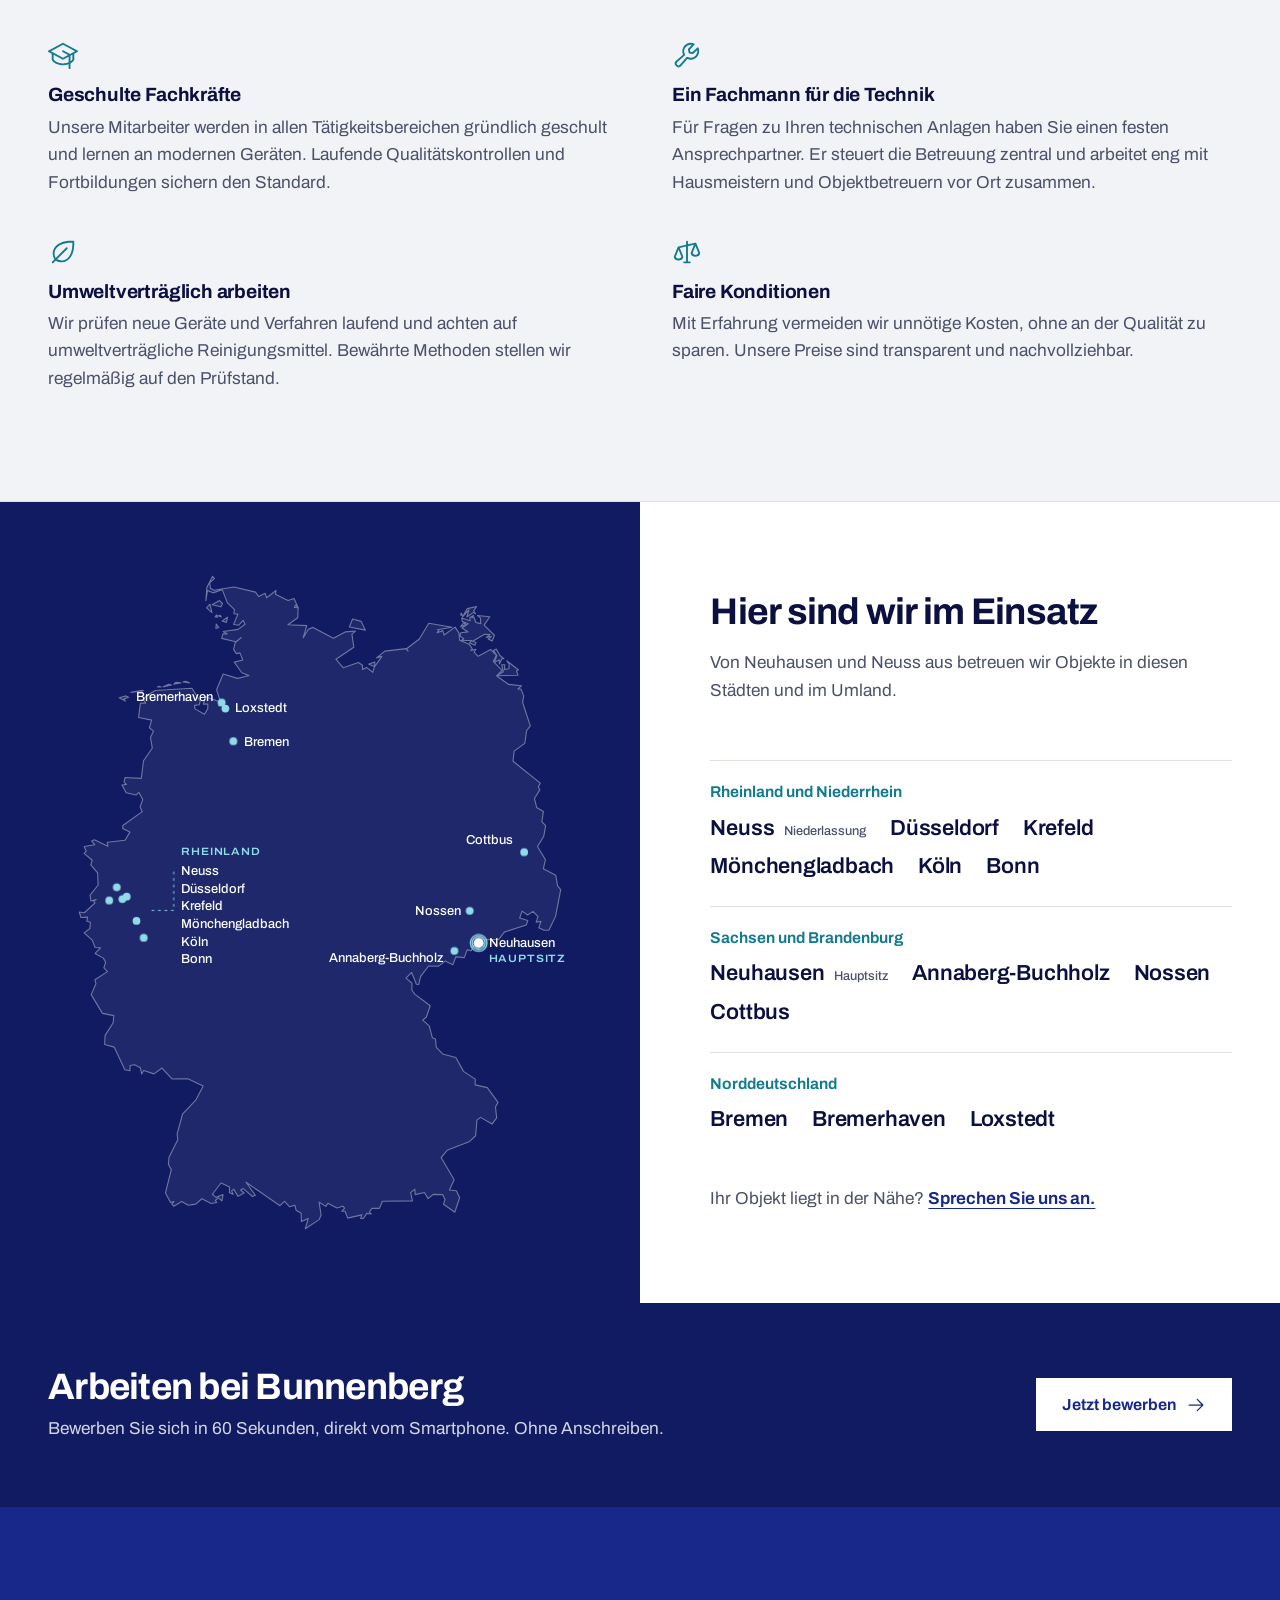
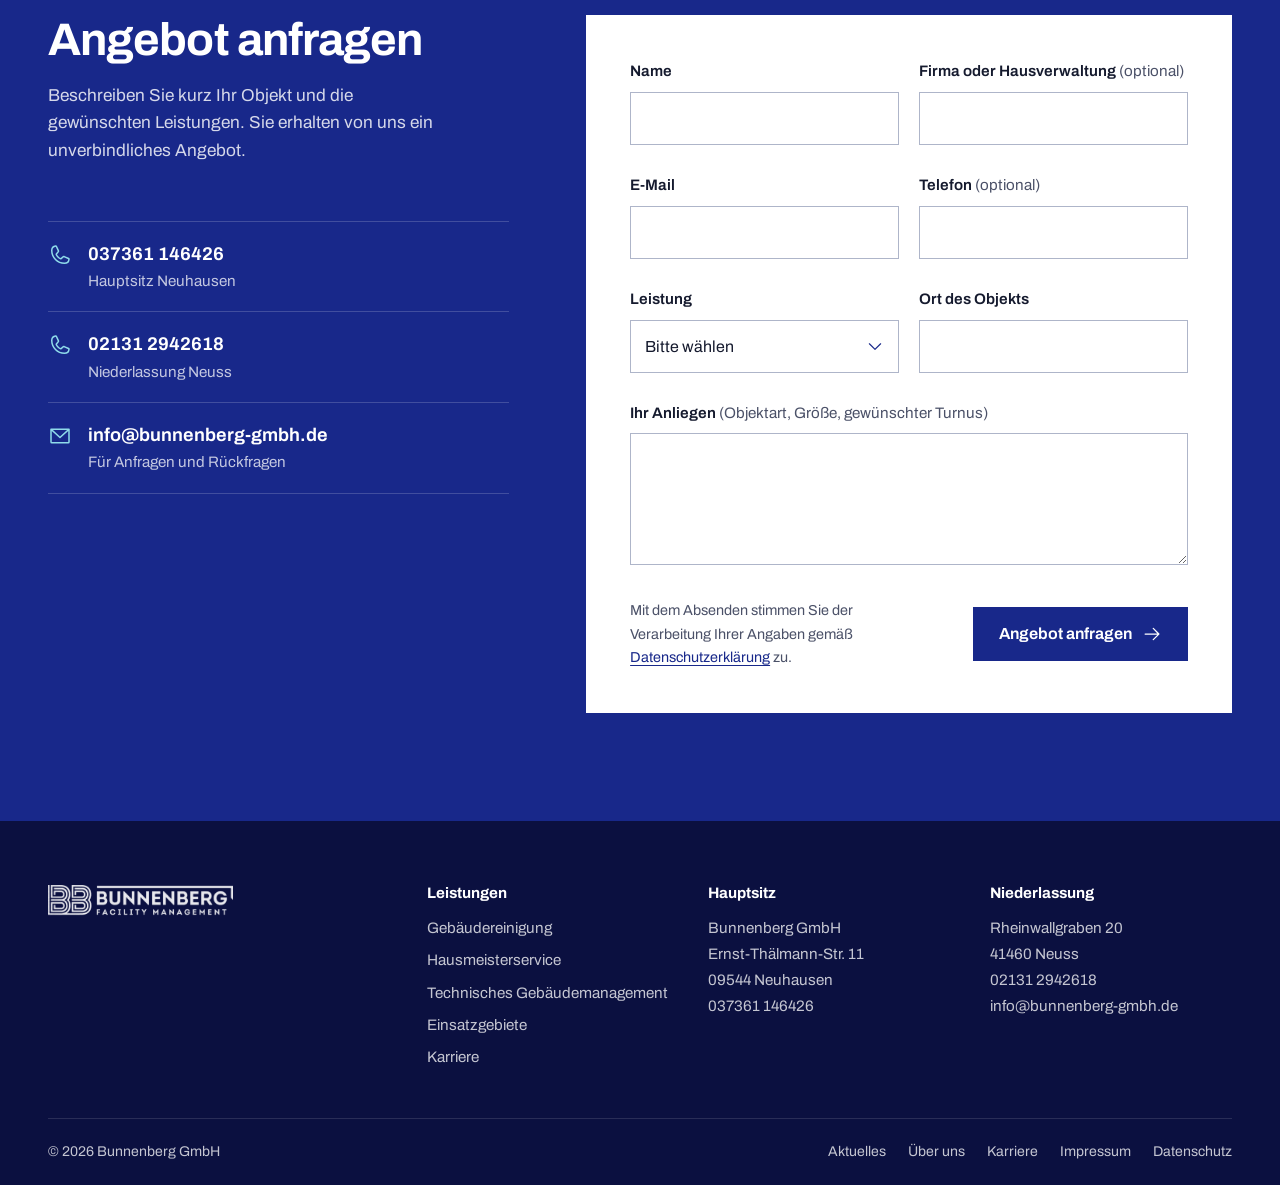
<file: ueber-uns/index.html>
<!doctype html>
<html lang="de">
<head>
<meta charset="utf-8">
<meta name="viewport" content="width=device-width, initial-scale=1">
<title>Über uns: Meisterbetrieb für Gebäudedienste | Bunnenberg GmbH</title>
<meta name="description" content="Die Bunnenberg GmbH ist Meisterbetrieb für Gebäudereinigung, Hausmeisterservice und technische Anlagen. Hauptsitz in Neuhausen, Niederlassung in Neuss, feste Teams vor Ort.">
<link rel="canonical" href="https://bunnenberg-gmbh.de/ueber-uns/">
<meta name="robots" content="index, follow">
<meta property="og:type" content="website">
<meta property="og:locale" content="de_DE">
<meta property="og:site_name" content="Bunnenberg GmbH">
<meta property="og:title" content="Über die Bunnenberg GmbH">
<meta property="og:description" content="Meisterbetrieb mit festen Teams vor Ort. Hauptsitz in Neuhausen, Niederlassung in Neuss.">
<meta property="og:url" content="https://bunnenberg-gmbh.de/ueber-uns/">
<meta name="theme-color" content="#18288a">
<link rel="preload" href="../assets/fonts/archivo-var.woff2" as="font" type="font/woff2" crossorigin>
<link rel="stylesheet" href="../assets/css/style.css">
<script type="application/ld+json">{"@context": "https://schema.org", "@type": "AboutPage", "name": "Über die Bunnenberg GmbH", "url": "https://bunnenberg-gmbh.de/ueber-uns/", "about": {"@id": "https://bunnenberg-gmbh.de/#organisation"}, "mainEntity": {"@type": "LocalBusiness", "@id": "https://bunnenberg-gmbh.de/#organisation", "name": "Bunnenberg GmbH"}}</script>
</head>
<body>
<a class="sr-only" href="#inhalt">Zum Inhalt springen</a>

<div class="topbar">
  <div class="wrap topbar-inner">
    <ul class="topbar-contacts">
      <li><a href="tel:+4937361146426"><svg class="icon" aria-hidden="true" focusable="false" viewBox="0 0 256 256" fill="currentColor"><path d="M222.37,158.46l-47.11-21.11-.13-.06a16,16,0,0,0-15.17,1.4,8.12,8.12,0,0,0-.75.56L134.87,160c-15.42-7.49-31.34-23.29-38.83-38.51l20.78-24.71c.2-.25.39-.5.57-.77a16,16,0,0,0,1.32-15.06l0-.12L97.54,33.64a16,16,0,0,0-16.62-9.52A56.26,56.26,0,0,0,32,80c0,79.4,64.6,144,144,144a56.26,56.26,0,0,0,55.88-48.92A16,16,0,0,0,222.37,158.46ZM176,208A128.14,128.14,0,0,1,48,80,40.2,40.2,0,0,1,82.87,40a.61.61,0,0,0,0,.12l21,47L83.2,111.86a6.13,6.13,0,0,0-.57.77,16,16,0,0,0-1,15.7c9.06,18.53,27.73,37.06,46.46,46.11a16,16,0,0,0,15.75-1.14,8.44,8.44,0,0,0,.74-.56L168.89,152l47,21.05h0s.08,0,.11,0A40.21,40.21,0,0,1,176,208Z"/></svg> <span class="tb-label">Hauptsitz Neuhausen</span> 037361 146426</a></li>
      <li><a href="tel:+4921312942618"><svg class="icon" aria-hidden="true" focusable="false" viewBox="0 0 256 256" fill="currentColor"><path d="M222.37,158.46l-47.11-21.11-.13-.06a16,16,0,0,0-15.17,1.4,8.12,8.12,0,0,0-.75.56L134.87,160c-15.42-7.49-31.34-23.29-38.83-38.51l20.78-24.71c.2-.25.39-.5.57-.77a16,16,0,0,0,1.32-15.06l0-.12L97.54,33.64a16,16,0,0,0-16.62-9.52A56.26,56.26,0,0,0,32,80c0,79.4,64.6,144,144,144a56.26,56.26,0,0,0,55.88-48.92A16,16,0,0,0,222.37,158.46ZM176,208A128.14,128.14,0,0,1,48,80,40.2,40.2,0,0,1,82.87,40a.61.61,0,0,0,0,.12l21,47L83.2,111.86a6.13,6.13,0,0,0-.57.77,16,16,0,0,0-1,15.7c9.06,18.53,27.73,37.06,46.46,46.11a16,16,0,0,0,15.75-1.14,8.44,8.44,0,0,0,.74-.56L168.89,152l47,21.05h0s.08,0,.11,0A40.21,40.21,0,0,1,176,208Z"/></svg> <span class="tb-label">Niederlassung Neuss</span> 02131 2942618</a></li>
      <li><a href="mailto:info@bunnenberg-gmbh.de"><svg class="icon" aria-hidden="true" focusable="false" viewBox="0 0 256 256" fill="currentColor"><path d="M224,48H32a8,8,0,0,0-8,8V192a16,16,0,0,0,16,16H216a16,16,0,0,0,16-16V56A8,8,0,0,0,224,48ZM203.43,64,128,133.15,52.57,64ZM216,192H40V74.19l82.59,75.71a8,8,0,0,0,10.82,0L216,74.19V192Z"/></svg> info@bunnenberg-gmbh.de</a></li>
    </ul>
    <a class="topbar-jobs" href="../karriere/"><svg class="icon" aria-hidden="true" focusable="false" viewBox="0 0 256 256" fill="currentColor"><path d="M216,56H176V48a24,24,0,0,0-24-24H104A24,24,0,0,0,80,48v8H40A16,16,0,0,0,24,72V200a16,16,0,0,0,16,16H216a16,16,0,0,0,16-16V72A16,16,0,0,0,216,56ZM96,48a8,8,0,0,1,8-8h48a8,8,0,0,1,8,8v8H96ZM216,72v41.61A184,184,0,0,1,128,136a184.07,184.07,0,0,1-88-22.38V72Zm0,128H40V131.64A200.19,200.19,0,0,0,128,152a200.25,200.25,0,0,0,88-20.37V200ZM104,112a8,8,0,0,1,8-8h32a8,8,0,0,1,0,16H112A8,8,0,0,1,104,112Z"/></svg> <span>Wir stellen ein<span class="tb-label">, jetzt bewerben</span></span></a>
  </div>
</div>

<header class="site-header">
  <div class="wrap header-inner">
    <a class="logo" href="../" aria-label="Bunnenberg Facility Management, zur Startseite">
      <img src="../assets/img/bunnenberg-logo.png" alt="Bunnenberg Facility Management" width="950" height="164">
    </a>
    <button class="nav-toggle" type="button" aria-expanded="false" aria-controls="hauptnavigation">
      <span class="sr-only">Menü öffnen</span><svg class="icon" aria-hidden="true" focusable="false" viewBox="0 0 256 256" fill="currentColor"><path d="M224,128a8,8,0,0,1-8,8H40a8,8,0,0,1,0-16H216A8,8,0,0,1,224,128ZM40,72H216a8,8,0,0,0,0-16H40a8,8,0,0,0,0,16ZM216,184H40a8,8,0,0,0,0,16H216a8,8,0,0,0,0-16Z"/></svg>
    </button>
    <nav class="nav" id="hauptnavigation" aria-label="Hauptnavigation">
      <ul>
        <li><a href="../gebaeudereinigung/">Reinigung</a></li>
        <li><a href="../hausmeister-gebaeudemanagement/">Hausmeister und Gebäudemanagement</a></li>
        <li><a href="../aktuelles/">Aktuelles</a></li>
        <li><a href="../ueber-uns/" aria-current="page">Über uns</a></li>
        <li><a href="../kontakt/">Kontakt</a></li>
      </ul>
      <a class="btn btn-primary" href="#anfrage">Angebot anfragen</a>
    </nav>
  </div>
</header>

<main id="inhalt">

<section class="page-hero" aria-labelledby="seite-titel">
  <div class="page-hero-photo">
    <img src="../assets/img/ueber-uns-fassade.jpg" alt="Bürogebäude mit heller Natursteinfassade und großen Fenstern" width="1400" height="933" fetchpriority="high">
  </div>
  <div class="wrap page-hero-inner">
    <h1 id="seite-titel">Über die Bunnenberg GmbH</h1>
    <p class="page-lead">Meisterbetrieb für Gebäudereinigung, Hausmeisterservice und die Betreuung technischer Anlagen. Mit festen Teams für Ihr Objekt.</p>
    <div class="hero-actions">
      <a class="btn btn-primary" href="#anfrage">Angebot anfragen <svg class="icon icon-arrow" aria-hidden="true" focusable="false" viewBox="0 0 256 256" fill="currentColor"><path d="M221.66,133.66l-72,72a8,8,0,0,1-11.32-11.32L196.69,136H40a8,8,0,0,1,0-16H196.69L138.34,61.66a8,8,0,0,1,11.32-11.32l72,72A8,8,0,0,1,221.66,133.66Z"/></svg></a>
      <a class="page-phone" href="tel:+4921312942618"><svg class="icon" aria-hidden="true" focusable="false" viewBox="0 0 256 256" fill="currentColor"><path d="M222.37,158.46l-47.11-21.11-.13-.06a16,16,0,0,0-15.17,1.4,8.12,8.12,0,0,0-.75.56L134.87,160c-15.42-7.49-31.34-23.29-38.83-38.51l20.78-24.71c.2-.25.39-.5.57-.77a16,16,0,0,0,1.32-15.06l0-.12L97.54,33.64a16,16,0,0,0-16.62-9.52A56.26,56.26,0,0,0,32,80c0,79.4,64.6,144,144,144a56.26,56.26,0,0,0,55.88-48.92A16,16,0,0,0,222.37,158.46ZM176,208A128.14,128.14,0,0,1,48,80,40.2,40.2,0,0,1,82.87,40a.61.61,0,0,0,0,.12l21,47L83.2,111.86a6.13,6.13,0,0,0-.57.77,16,16,0,0,0-1,15.7c9.06,18.53,27.73,37.06,46.46,46.11a16,16,0,0,0,15.75-1.14,8.44,8.44,0,0,0,.74-.56L168.89,152l47,21.05h0s.08,0,.11,0A40.21,40.21,0,0,1,176,208Z"/></svg><span><small>Niederlassung Neuss</small>02131 2942618</span></a>
      <a class="page-phone" href="tel:+4937361146426"><svg class="icon" aria-hidden="true" focusable="false" viewBox="0 0 256 256" fill="currentColor"><path d="M222.37,158.46l-47.11-21.11-.13-.06a16,16,0,0,0-15.17,1.4,8.12,8.12,0,0,0-.75.56L134.87,160c-15.42-7.49-31.34-23.29-38.83-38.51l20.78-24.71c.2-.25.39-.5.57-.77a16,16,0,0,0,1.32-15.06l0-.12L97.54,33.64a16,16,0,0,0-16.62-9.52A56.26,56.26,0,0,0,32,80c0,79.4,64.6,144,144,144a56.26,56.26,0,0,0,55.88-48.92A16,16,0,0,0,222.37,158.46ZM176,208A128.14,128.14,0,0,1,48,80,40.2,40.2,0,0,1,82.87,40a.61.61,0,0,0,0,.12l21,47L83.2,111.86a6.13,6.13,0,0,0-.57.77,16,16,0,0,0-1,15.7c9.06,18.53,27.73,37.06,46.46,46.11a16,16,0,0,0,15.75-1.14,8.44,8.44,0,0,0,.74-.56L168.89,152l47,21.05h0s.08,0,.11,0A40.21,40.21,0,0,1,176,208Z"/></svg><span><small>Hauptsitz Neuhausen</small>037361 146426</span></a>
    </div>
  </div>
</section>

<section class="section" id="wer-wir-sind" aria-labelledby="t-wer">
  <div class="wrap about-grid">
    <div class="svc-copy reveal">
      <h2 id="t-wer">Gebäudedienste aus einer Hand</h2>
      <p class="svc-lead">Die Bunnenberg GmbH betreut Büro- und Verwaltungsgebäude, Gewerbe- und Industrieobjekte sowie Wohnanlagen. Reinigung, Hausmeisterservice, Außenanlagen und die Betreuung technischer Anlagen bekommen Sie bei uns aus einer Hand.</p>
      <p>Unser Hauptsitz liegt in Neuhausen im Erzgebirge, unsere Niederlassung in Neuss. Als Meisterbetrieb setzen wir auf geschulte Fachkräfte, eingespielte Teams und laufende Qualitätskontrollen.</p>
      <div class="about-links">
        <a class="text-link" href="../gebaeudereinigung/"><span>Gebäudereinigung</span><svg class="icon " aria-hidden="true" focusable="false" viewBox="0 0 256 256" fill="currentColor"><path d="M221.66,133.66l-72,72a8,8,0,0,1-11.32-11.32L196.69,136H40a8,8,0,0,1,0-16H196.69L138.34,61.66a8,8,0,0,1,11.32-11.32l72,72A8,8,0,0,1,221.66,133.66Z"/></svg></a>
        <a class="text-link" href="../hausmeister-gebaeudemanagement/"><span>Hausmeister und Gebäudemanagement</span><svg class="icon " aria-hidden="true" focusable="false" viewBox="0 0 256 256" fill="currentColor"><path d="M221.66,133.66l-72,72a8,8,0,0,1-11.32-11.32L196.69,136H40a8,8,0,0,1,0-16H196.69L138.34,61.66a8,8,0,0,1,11.32-11.32l72,72A8,8,0,0,1,221.66,133.66Z"/></svg></a>
      </div>
    </div>
    <aside class="sites reveal" aria-label="Standorte">
      <div class="site">
        <h3>Hauptsitz Neuhausen</h3>
        <address>Ernst-Thälmann-Straße 11<br>09544 Neuhausen/Erzgeb.</address>
        <a href="tel:+4937361146426"><svg class="icon " aria-hidden="true" focusable="false" viewBox="0 0 256 256" fill="currentColor"><path d="M222.37,158.46l-47.11-21.11-.13-.06a16,16,0,0,0-15.17,1.4,8.12,8.12,0,0,0-.75.56L134.87,160c-15.42-7.49-31.34-23.29-38.83-38.51l20.78-24.71c.2-.25.39-.5.57-.77a16,16,0,0,0,1.32-15.06l0-.12L97.54,33.64a16,16,0,0,0-16.62-9.52A56.26,56.26,0,0,0,32,80c0,79.4,64.6,144,144,144a56.26,56.26,0,0,0,55.88-48.92A16,16,0,0,0,222.37,158.46ZM176,208A128.14,128.14,0,0,1,48,80,40.2,40.2,0,0,1,82.87,40a.61.61,0,0,0,0,.12l21,47L83.2,111.86a6.13,6.13,0,0,0-.57.77,16,16,0,0,0-1,15.7c9.06,18.53,27.73,37.06,46.46,46.11a16,16,0,0,0,15.75-1.14,8.44,8.44,0,0,0,.74-.56L168.89,152l47,21.05h0s.08,0,.11,0A40.21,40.21,0,0,1,176,208Z"/></svg><span>037361 146426</span></a>
      </div>
      <div class="site">
        <h3>Niederlassung Neuss</h3>
        <address>Rheinwallgraben 20<br>41460 Neuss</address>
        <a href="tel:+4921312942618"><svg class="icon " aria-hidden="true" focusable="false" viewBox="0 0 256 256" fill="currentColor"><path d="M222.37,158.46l-47.11-21.11-.13-.06a16,16,0,0,0-15.17,1.4,8.12,8.12,0,0,0-.75.56L134.87,160c-15.42-7.49-31.34-23.29-38.83-38.51l20.78-24.71c.2-.25.39-.5.57-.77a16,16,0,0,0,1.32-15.06l0-.12L97.54,33.64a16,16,0,0,0-16.62-9.52A56.26,56.26,0,0,0,32,80c0,79.4,64.6,144,144,144a56.26,56.26,0,0,0,55.88-48.92A16,16,0,0,0,222.37,158.46ZM176,208A128.14,128.14,0,0,1,48,80,40.2,40.2,0,0,1,82.87,40a.61.61,0,0,0,0,.12l21,47L83.2,111.86a6.13,6.13,0,0,0-.57.77,16,16,0,0,0-1,15.7c9.06,18.53,27.73,37.06,46.46,46.11a16,16,0,0,0,15.75-1.14,8.44,8.44,0,0,0,.74-.56L168.89,152l47,21.05h0s.08,0,.11,0A40.21,40.21,0,0,1,176,208Z"/></svg><span>02131 2942618</span></a>
      </div>
      <a class="site-mail" href="mailto:info@bunnenberg-gmbh.de"><svg class="icon " aria-hidden="true" focusable="false" viewBox="0 0 256 256" fill="currentColor"><path d="M224,48H32a8,8,0,0,0-8,8V192a16,16,0,0,0,16,16H216a16,16,0,0,0,16-16V56A8,8,0,0,0,224,48ZM203.43,64,128,133.15,52.57,64ZM216,192H40V74.19l82.59,75.71a8,8,0,0,0,10.82,0L216,74.19V192Z"/></svg><span>info@bunnenberg-gmbh.de</span></a>
    </aside>
  </div>
</section>

<section class="section principles-section" id="so-arbeiten-wir" aria-labelledby="t-arbeit">
  <div class="wrap">
    <h2 id="t-arbeit" class="reveal">So arbeiten wir</h2>
    <div class="principle-lead reveal">
      <svg class="icon principle-icon" aria-hidden="true" focusable="false" viewBox="0 0 256 256" fill="currentColor"><path d="M244.8,150.4a8,8,0,0,1-11.2-1.6A51.6,51.6,0,0,0,192,128a8,8,0,0,1-7.37-4.89,8,8,0,0,1,0-6.22A8,8,0,0,1,192,112a24,24,0,1,0-23.24-30,8,8,0,1,1-15.5-4A40,40,0,1,1,219,117.51a67.94,67.94,0,0,1,27.43,21.68A8,8,0,0,1,244.8,150.4ZM190.92,212a8,8,0,1,1-13.84,8,57,57,0,0,0-98.16,0,8,8,0,1,1-13.84-8,72.06,72.06,0,0,1,33.74-29.92,48,48,0,1,1,58.36,0A72.06,72.06,0,0,1,190.92,212ZM128,176a32,32,0,1,0-32-32A32,32,0,0,0,128,176ZM72,120a8,8,0,0,0-8-8A24,24,0,1,1,87.24,82a8,8,0,1,0,15.5-4A40,40,0,1,0,37,117.51,67.94,67.94,0,0,0,9.6,139.19a8,8,0,1,0,12.8,9.61A51.6,51.6,0,0,1,64,128,8,8,0,0,0,72,120Z"/></svg>
      <div>
        <h3>Feste Teams und Ansprechpartner vor Ort</h3>
        <p>Für jedes Objekt stellen wir Personal und Arbeitsgerät gezielt zusammen und setzen einen festen Mitarbeiterstamm ein. Ihr Team kennt das Objekt nach wenigen Einsätzen und plant die Arbeit danach. Das senkt das Fehlerrisiko und hält die Qualität hoch.</p>
      </div>
    </div>
    <ul class="principles reveal">
      <li><svg class="icon principle-icon" aria-hidden="true" focusable="false" viewBox="0 0 256 256" fill="currentColor"><path d="M251.76,88.94l-120-64a8,8,0,0,0-7.52,0l-120,64a8,8,0,0,0,0,14.12L32,117.87v48.42a15.91,15.91,0,0,0,4.06,10.65C49.16,191.53,78.51,216,128,216a130,130,0,0,0,48-8.76V240a8,8,0,0,0,16,0V199.51a115.63,115.63,0,0,0,27.94-22.57A15.91,15.91,0,0,0,224,166.29V117.87l27.76-14.81a8,8,0,0,0,0-14.12ZM128,200c-43.27,0-68.72-21.14-80-33.71V126.4l76.24,40.66a8,8,0,0,0,7.52,0L176,143.47v46.34C163.4,195.69,147.52,200,128,200Zm80-33.75a97.83,97.83,0,0,1-16,14.25V134.93l16-8.53ZM188,118.94l-.22-.13-56-29.87a8,8,0,0,0-7.52,14.12L171,128l-43,22.93L25,96,128,41.07,231,96Z"/></svg><h3>Geschulte Fachkräfte</h3><p>Unsere Mitarbeiter werden in allen Tätigkeitsbereichen gründlich geschult und lernen an modernen Geräten. Laufende Qualitätskontrollen und Fortbildungen sichern den Standard.</p></li>
      <li><svg class="icon principle-icon" aria-hidden="true" focusable="false" viewBox="0 0 256 256" fill="currentColor"><path d="M226.76,69a8,8,0,0,0-12.84-2.88l-40.3,37.19-17.23-3.7-3.7-17.23,37.19-40.3A8,8,0,0,0,187,29.24,72,72,0,0,0,88,96,72.34,72.34,0,0,0,94,124.94L33.79,177c-.15.12-.29.26-.43.39a32,32,0,0,0,45.26,45.26c.13-.13.27-.28.39-.42L131.06,162A72,72,0,0,0,232,96,71.56,71.56,0,0,0,226.76,69ZM160,152a56.14,56.14,0,0,1-27.07-7,8,8,0,0,0-9.92,1.77L67.11,211.51a16,16,0,0,1-22.62-22.62L109.18,133a8,8,0,0,0,1.77-9.93,56,56,0,0,1,58.36-82.31l-31.2,33.81a8,8,0,0,0-1.94,7.1L141.83,108a8,8,0,0,0,6.14,6.14l26.35,5.66a8,8,0,0,0,7.1-1.94l33.81-31.2A56.06,56.06,0,0,1,160,152Z"/></svg><h3>Ein Fachmann für die Technik</h3><p>Für Fragen zu Ihren technischen Anlagen haben Sie einen festen Ansprechpartner. Er steuert die Betreuung zentral und arbeitet eng mit Hausmeistern und Objektbetreuern vor Ort zusammen.</p></li>
      <li><svg class="icon principle-icon" aria-hidden="true" focusable="false" viewBox="0 0 256 256" fill="currentColor"><path d="M223.45,40.07a8,8,0,0,0-7.52-7.52C139.8,28.08,78.82,51,52.82,94a87.09,87.09,0,0,0-12.76,49c.57,15.92,5.21,32,13.79,47.85l-19.51,19.5a8,8,0,0,0,11.32,11.32l19.5-19.51C81,210.73,97.09,215.37,113,215.94q1.67.06,3.33.06A86.93,86.93,0,0,0,162,203.18C205,177.18,227.93,116.21,223.45,40.07ZM153.75,189.5c-22.75,13.78-49.68,14-76.71.77l88.63-88.62a8,8,0,0,0-11.32-11.32L65.73,179c-13.19-27-13-54,.77-76.71,22.09-36.47,74.6-56.44,141.31-54.06C210.2,114.89,190.22,167.41,153.75,189.5Z"/></svg><h3>Umweltverträglich arbeiten</h3><p>Wir prüfen neue Geräte und Verfahren laufend und achten auf umweltverträgliche Reinigungsmittel. Bewährte Methoden stellen wir regelmäßig auf den Prüfstand.</p></li>
      <li><svg class="icon principle-icon" aria-hidden="true" focusable="false" viewBox="0 0 256 256" fill="currentColor"><path d="M239.43,133l-32-80h0a8,8,0,0,0-9.16-4.84L136,62V40a8,8,0,0,0-16,0V65.58L54.26,80.19A8,8,0,0,0,48.57,85h0v.06L16.57,165a7.92,7.92,0,0,0-.57,3c0,23.31,24.54,32,40,32s40-8.69,40-32a7.92,7.92,0,0,0-.57-3L66.92,93.77,120,82V208H104a8,8,0,0,0,0,16h48a8,8,0,0,0,0-16H136V78.42L187,67.1,160.57,133a7.92,7.92,0,0,0-.57,3c0,23.31,24.54,32,40,32s40-8.69,40-32A7.92,7.92,0,0,0,239.43,133ZM56,184c-7.53,0-22.76-3.61-23.93-14.64L56,109.54l23.93,59.82C78.76,180.39,63.53,184,56,184Zm144-32c-7.53,0-22.76-3.61-23.93-14.64L200,77.54l23.93,59.82C222.76,148.39,207.53,152,200,152Z"/></svg><h3>Faire Konditionen</h3><p>Mit Erfahrung vermeiden wir unnötige Kosten, ohne an der Qualität zu sparen. Unsere Preise sind transparent und nachvollziehbar.</p></li>
    </ul>
  </div>
</section>

<section class="areas" id="einsatzgebiete" aria-labelledby="gebiete-titel">
  <div class="areas-grid">
    <figure class="map-panel">
      <svg viewBox="0 0 540 726" role="img" aria-labelledby="karte-titel karte-desc"><title id="karte-titel">Einsatzgebiete der Bunnenberg GmbH</title><desc id="karte-desc">Deutschlandkarte mit den Einsatzgebieten Bremen, Bremerhaven, Loxstedt, Neuss, Düsseldorf, Krefeld, Mönchengladbach, Köln, Bonn, Cottbus, Nossen und Annaberg-Buchholz sowie dem Hauptsitz in Neuhausen.</desc><path class="map-land" d="M154.0 11.1 L156.0 13.7 L150.9 18.1 L151.7 24.0 L155.3 26.2 L177.0 22.7 L200.4 28.2 L203.7 33.0 L210.8 29.5 L212.4 34.3 L222.5 26.4 L221.9 30.4 L235.5 37.2 L241.9 35.0 L246.4 44.8 L243.5 42.2 L242.4 44.8 L246.4 45.0 L246.0 55.9 L235.4 63.4 L255.7 64.4 L251.9 77.5 L257.4 68.3 L262.5 66.3 L284.5 78.1 L297.2 71.2 L308.5 70.3 L304.5 73.6 L306.5 87.8 L287.3 100.8 L295.0 109.8 L311.4 104.3 L315.9 107.1 L315.9 111.7 L320.3 109.5 L327.0 114.8 L328.7 108.6 L322.7 106.0 L329.2 103.7 L329.1 108.6 L336.8 97.6 L331.1 99.2 L340.0 91.9 L363.0 89.2 L365.1 92.1 L363.4 89.4 L377.3 78.8 L387.5 61.9 L412.7 66.1 L396.8 68.9 L398.6 69.1 L396.5 72.2 L402.7 69.8 L404.0 74.5 L415.9 66.0 L420.1 72.5 L420.8 80.2 L431.1 84.4 L434.5 89.4 L432.9 91.3 L438.4 89.9 L436.5 92.9 L440.8 97.5 L454.3 90.2 L460.6 96.4 L457.1 103.1 L466.7 112.8 L461.6 117.9 L468.0 114.1 L466.2 106.7 L469.6 106.6 L469.3 111.7 L474.0 111.0 L474.3 106.1 L471.8 102.4 L484.2 112.1 L482.2 113.4 L483.9 118.0 L460.6 118.6 L473.8 127.9 L487.7 129.4 L483.8 132.7 L487.1 133.0 L490.0 140.3 L488.8 147.2 L497.1 172.7 L493.1 177.9 L491.2 191.6 L479.7 199.9 L478.5 210.9 L507.9 234.5 L505.7 238.7 L507.4 241.8 L501.6 251.1 L504.0 260.8 L511.3 265.2 L509.6 276.0 L513.7 280.4 L511.6 292.2 L504.9 303.0 L513.5 317.2 L511.2 327.0 L524.6 333.9 L526.6 345.5 L530.0 349.6 L524.4 378.4 L517.3 393.2 L512.0 393.4 L506.3 390.8 L508.6 383.8 L503.4 384.6 L505.4 378.7 L500.1 373.0 L494.2 376.9 L488.3 372.7 L485.6 380.1 L494.4 382.9 L492.7 387.8 L469.0 395.4 L463.1 403.2 L446.0 403.6 L441.2 414.2 L436.1 409.9 L433.4 415.6 L428.9 414.6 L425.9 422.9 L416.7 422.2 L413.5 430.7 L405.1 426.7 L398.1 432.2 L387.3 432.0 L378.7 443.2 L376.6 452.0 L374.1 451.7 L369.0 439.0 L362.9 445.1 L369.3 450.6 L369.3 458.2 L372.6 462.6 L389.1 474.9 L384.8 487.3 L380.9 490.5 L388.0 496.6 L391.4 509.6 L394.7 510.8 L395.6 519.8 L402.5 527.0 L416.7 530.9 L425.0 545.8 L437.7 554.2 L437.6 560.4 L450.7 563.4 L462.3 579.3 L459.5 584.2 L460.8 596.0 L455.8 602.7 L443.4 595.5 L439.5 598.4 L438.1 615.3 L431.0 621.9 L407.3 631.1 L400.8 638.9 L414.9 662.9 L409.8 673.9 L417.3 674.8 L420.8 682.3 L415.6 698.0 L403.4 689.3 L405.0 684.3 L402.5 678.9 L392.4 678.6 L386.8 683.2 L382.8 676.7 L372.7 678.9 L372.5 673.1 L367.9 676.8 L369.9 685.7 L337.4 686.0 L334.2 693.8 L326.1 693.7 L323.3 697.4 L325.3 699.8 L320.6 699.2 L316.8 704.7 L313.9 704.7 L315.2 700.8 L299.9 704.3 L297.0 696.9 L293.4 696.9 L296.6 693.4 L294.6 691.4 L288.3 693.4 L278.5 688.2 L276.3 691.6 L269.0 687.1 L271.2 700.9 L269.1 705.9 L254.1 715.7 L257.3 704.6 L249.9 708.0 L249.6 698.8 L244.3 696.1 L242.8 690.3 L237.3 692.1 L231.6 686.1 L226.8 690.9 L190.1 665.5 L200.2 679.6 L197.0 680.9 L187.2 672.4 L184.3 673.9 L188.0 677.2 L181.5 680.8 L176.7 673.0 L174.6 674.9 L176.2 678.6 L172.2 677.0 L172.3 670.7 L163.1 666.4 L153.8 678.5 L157.7 681.9 L165.3 678.9 L164.1 685.8 L160.4 682.4 L156.9 685.3 L158.6 687.5 L152.4 688.5 L142.4 683.4 L135.8 689.2 L127.7 690.4 L120.7 686.3 L112.1 691.5 L110.0 689.2 L112.1 686.4 L108.6 687.5 L103.1 677.1 L109.4 651.9 L106.3 646.3 L106.9 638.5 L116.4 619.7 L115.7 613.4 L121.5 592.1 L135.8 576.9 L143.8 561.6 L127.3 553.8 L110.1 554.0 L99.4 542.2 L90.7 548.5 L79.6 544.9 L77.4 548.7 L76.0 541.9 L69.8 538.7 L65.0 539.5 L64.7 545.2 L59.2 544.0 L47.7 519.6 L37.4 516.8 L37.9 506.9 L46.6 493.3 L47.3 485.6 L35.0 483.2 L22.9 462.9 L28.0 451.1 L26.9 446.9 L40.5 438.1 L36.6 433.9 L38.5 427.9 L36.0 423.5 L27.0 418.4 L33.1 412.4 L27.1 412.0 L24.0 404.1 L15.2 396.2 L21.5 391.5 L22.0 384.7 L18.1 383.7 L19.0 379.2 L11.8 379.6 L10.0 373.7 L15.5 374.5 L27.0 363.8 L25.5 361.9 L28.2 360.3 L22.5 361.8 L21.7 355.5 L30.4 344.5 L29.8 331.5 L22.4 322.8 L24.0 317.8 L15.2 310.4 L17.5 308.0 L15.3 302.9 L26.9 301.1 L23.4 297.1 L26.3 295.6 L41.0 302.8 L40.1 298.4 L59.4 296.2 L64.7 287.4 L56.9 283.4 L57.1 280.3 L78.0 265.3 L75.7 260.3 L78.5 252.3 L74.4 244.5 L71.2 247.4 L60.7 244.9 L56.1 236.6 L60.9 235.8 L58.4 233.5 L59.5 228.4 L77.0 229.4 L79.4 210.3 L88.9 196.6 L86.9 185.1 L90.2 178.3 L85.7 174.7 L88.2 166.5 L74.0 163.6 L76.0 148.1 L81.6 148.1 L79.2 144.1 L83.0 139.5 L92.1 134.4 L131.7 132.0 L140.6 146.1 L139.7 149.8 L134.5 150.5 L135.0 154.3 L145.2 160.2 L148.8 154.1 L148.8 149.1 L144.0 149.2 L146.3 141.1 L160.2 146.0 L162.5 148.7 L160.4 151.0 L163.3 149.4 L158.3 133.5 L165.4 116.7 L181.0 121.4 L193.3 118.2 L185.6 115.3 L177.4 103.8 L186.6 101.5 L183.5 93.8 L179.6 94.6 L176.7 90.1 L178.3 82.9 L184.9 77.4 L178.9 81.9 L163.8 78.2 L165.2 73.3 L169.8 73.4 L165.4 70.7 L181.6 68.4 L189.0 62.9 L187.0 58.7 L182.2 64.0 L176.6 63.1 L181.4 52.0 L177.0 51.6 L177.6 47.2 L169.9 39.6 L164.4 25.5 L154.5 29.0 L148.5 26.5 L146.7 37.6 L147.8 23.3 L154.0 11.1ZM468.6 100.0 L466.5 99.9 L463.8 105.8 L463.5 101.4 L458.5 104.0 L460.9 96.8 L457.3 91.3 L460.4 89.6 L464.3 96.6 L468.6 100.0ZM437.9 51.7 L435.8 50.1 L428.6 55.1 L430.9 47.2 L423.9 55.1 L429.0 46.0 L439.2 43.7 L436.1 48.2 L437.9 51.7ZM440.1 53.5 L453.4 54.8 L447.2 63.9 L458.4 74.8 L456.0 81.0 L451.5 78.9 L454.8 76.2 L449.5 77.1 L453.6 74.1 L447.8 73.8 L434.8 81.3 L438.5 82.7 L437.2 85.7 L431.3 83.0 L433.8 80.5 L422.7 80.2 L425.3 78.5 L421.3 75.7 L422.0 72.1 L429.7 71.1 L423.3 66.9 L430.0 62.3 L423.8 60.1 L423.0 56.2 L432.1 59.2 L431.7 55.7 L435.7 53.3 L434.0 56.0 L436.2 55.1 L438.3 61.0 L443.6 62.2 L443.3 56.0 L440.1 53.5ZM425.3 61.0 L427.7 63.3 L421.7 65.7 L425.3 61.0ZM421.9 53.0 L422.5 50.9 L423.8 53.3 L421.9 53.0ZM305.2 57.3 L314.5 59.8 L319.0 69.3 L301.7 65.8 L305.2 57.3ZM170.1 55.3 L169.0 60.9 L164.3 59.4 L170.1 55.3ZM161.5 37.3 L164.7 40.5 L163.0 44.1 L153.4 41.8 L161.5 37.3ZM162.2 53.2 L163.4 55.1 L159.8 53.7 L162.2 53.2ZM157.9 62.6 L160.7 66.5 L157.6 67.5 L157.9 62.6ZM158.3 52.8 L159.3 55.2 L156.7 55.1 L158.3 52.8ZM151.1 41.3 L153.3 50.3 L147.5 45.3 L151.1 41.3ZM124.9 124.4 L129.0 126.2 L122.1 125.1 L124.9 124.4ZM114.2 125.7 L119.8 126.2 L111.9 127.6 L114.2 125.7ZM106.6 127.7 L109.7 128.6 L100.6 130.5 L106.6 127.7ZM96.4 129.8 L98.5 130.7 L94.5 130.5 L96.4 129.8ZM77.4 134.3 L79.5 134.7 L65.8 136.5 L77.4 134.3ZM60.5 140.3 L63.3 141.8 L58.2 143.5 L59.8 145.9 L53.1 142.2 L60.5 140.3Z"/><path class="map-link map-text" style="--i:3" d="M88 372 L112 372 L112 328"/><text class="map-text map-region" style="--i:4" x="120" y="312" text-anchor="start">Rheinland</text><text class="map-text map-label" style="--i:4" x="120" y="334" text-anchor="start">Neuss</text><text class="map-text map-label" style="--i:5" x="120" y="353" text-anchor="start">Düsseldorf</text><text class="map-text map-label" style="--i:6" x="120" y="372" text-anchor="start">Krefeld</text><text class="map-text map-label" style="--i:7" x="120" y="391" text-anchor="start">Mönchengladbach</text><text class="map-text map-label" style="--i:8" x="120" y="410" text-anchor="start">Köln</text><text class="map-text map-label" style="--i:9" x="120" y="429" text-anchor="start">Bonn</text><text class="map-text map-label" style="--i:7" x="188" y="194" text-anchor="start">Bremen</text><text class="map-text map-label" style="--i:7" x="154" y="146" text-anchor="end">Bremerhaven</text><text class="map-text map-label" style="--i:7" x="178" y="158" text-anchor="start">Loxstedt</text><text class="map-text map-label" style="--i:8" x="478" y="300" text-anchor="end">Cottbus</text><text class="map-text map-label" style="--i:9" x="422" y="377" text-anchor="end">Nossen</text><text class="map-text map-label" style="--i:10" x="404" y="428" text-anchor="end">Annaberg-Buchholz</text><text class="map-text map-label" style="--i:11" x="452" y="412" text-anchor="start">Neuhausen</text><text class="map-text map-region" style="--i:11" x="452" y="428" text-anchor="start">Hauptsitz</text><circle class="map-pin map-dot" style="--i:0" cx="42.4" cy="361.3" r="4.2"/><circle class="map-pin map-dot" style="--i:1" cx="50.5" cy="346.9" r="4.2"/><circle class="map-pin map-dot" style="--i:2" cx="56.6" cy="359.7" r="4.2"/><circle class="map-pin map-dot" style="--i:3" cx="61.2" cy="357.0" r="4.2"/><circle class="map-pin map-dot" style="--i:4" cx="71.8" cy="383.3" r="4.2"/><circle class="map-pin map-dot" style="--i:5" cx="79.6" cy="401.5" r="4.2"/><circle class="map-pin map-dot" style="--i:6" cx="176.4" cy="189.2" r="4.2"/><circle class="map-pin map-dot" style="--i:7" cx="163.8" cy="147.5" r="4.2"/><circle class="map-pin map-dot" style="--i:8" cx="167.8" cy="153.9" r="4.2"/><circle class="map-pin map-dot" style="--i:9" cx="490.5" cy="309.1" r="4.2"/><circle class="map-pin map-dot" style="--i:10" cx="431.7" cy="372.4" r="4.2"/><circle class="map-pin map-dot" style="--i:11" cx="415.1" cy="415.7" r="4.2"/><g class="map-pin" style="--i:11"><circle class="map-ring pulse" cx="441.4" cy="407.0" r="7"/><circle class="map-ring" cx="441.4" cy="407.0" r="9"/><circle class="map-hq" cx="441.4" cy="407.0" r="5.5"/></g></svg>
    </figure>
    <div class="areas-copy">
      <div class="section-head reveal">
        <h2 id="gebiete-titel">Hier sind wir im Einsatz</h2>
        <p>Von Neuhausen und Neuss aus betreuen wir Objekte in diesen Städten und im Umland.</p>
      </div>
      <div class="regions reveal">
        <div class="region">
          <h3>Rheinland und Niederrhein</h3>
          <ul>
            <li>Neuss <small>Niederlassung</small></li>
            <li>Düsseldorf</li>
            <li>Krefeld</li>
            <li>Mönchengladbach</li>
            <li>Köln</li>
            <li>Bonn</li>
          </ul>
        </div>
        <div class="region">
          <h3>Sachsen und Brandenburg</h3>
          <ul>
            <li>Neuhausen <small>Hauptsitz</small></li>
            <li>Annaberg-Buchholz</li>
            <li>Nossen</li>
            <li>Cottbus</li>
          </ul>
        </div>
        <div class="region">
          <h3>Norddeutschland</h3>
          <ul>
            <li>Bremen</li>
            <li>Bremerhaven</li>
            <li>Loxstedt</li>
          </ul>
        </div>
      </div>
      <p class="areas-note reveal">Ihr Objekt liegt in der Nähe? <a href="#anfrage">Sprechen Sie uns an.</a></p>
    </div>
  </div>
</section>

<section class="jobs" aria-labelledby="jobs-titel">
  <div class="wrap jobs-inner reveal">
    <div>
      <h2 id="jobs-titel">Arbeiten bei Bunnenberg</h2>
      <p>Bewerben Sie sich in 60 Sekunden, direkt vom Smartphone. Ohne Anschreiben.</p>
    </div>
    <a class="btn btn-light" href="../karriere/">Jetzt bewerben <svg class="icon icon-arrow" aria-hidden="true" focusable="false" viewBox="0 0 256 256" fill="currentColor"><path d="M221.66,133.66l-72,72a8,8,0,0,1-11.32-11.32L196.69,136H40a8,8,0,0,1,0-16H196.69L138.34,61.66a8,8,0,0,1,11.32-11.32l72,72A8,8,0,0,1,221.66,133.66Z"/></svg></a>
  </div>
</section>

<section class="section contact" id="anfrage" aria-labelledby="anfrage-titel">
  <div class="wrap contact-grid">
    <div>
      <div class="section-head">
        <h2 id="anfrage-titel">Angebot anfragen</h2>
        <p>Beschreiben Sie kurz Ihr Objekt und die gewünschten Leistungen. Sie erhalten von uns ein unverbindliches Angebot.</p>
      </div>
      <ul class="contact-ways">
        <li><svg class="icon" aria-hidden="true" focusable="false" viewBox="0 0 256 256" fill="currentColor"><path d="M222.37,158.46l-47.11-21.11-.13-.06a16,16,0,0,0-15.17,1.4,8.12,8.12,0,0,0-.75.56L134.87,160c-15.42-7.49-31.34-23.29-38.83-38.51l20.78-24.71c.2-.25.39-.5.57-.77a16,16,0,0,0,1.32-15.06l0-.12L97.54,33.64a16,16,0,0,0-16.62-9.52A56.26,56.26,0,0,0,32,80c0,79.4,64.6,144,144,144a56.26,56.26,0,0,0,55.88-48.92A16,16,0,0,0,222.37,158.46ZM176,208A128.14,128.14,0,0,1,48,80,40.2,40.2,0,0,1,82.87,40a.61.61,0,0,0,0,.12l21,47L83.2,111.86a6.13,6.13,0,0,0-.57.77,16,16,0,0,0-1,15.7c9.06,18.53,27.73,37.06,46.46,46.11a16,16,0,0,0,15.75-1.14,8.44,8.44,0,0,0,.74-.56L168.89,152l47,21.05h0s.08,0,.11,0A40.21,40.21,0,0,1,176,208Z"/></svg><div><a href="tel:+4937361146426">037361 146426</a><span>Hauptsitz Neuhausen</span></div></li>
        <li><svg class="icon" aria-hidden="true" focusable="false" viewBox="0 0 256 256" fill="currentColor"><path d="M222.37,158.46l-47.11-21.11-.13-.06a16,16,0,0,0-15.17,1.4,8.12,8.12,0,0,0-.75.56L134.87,160c-15.42-7.49-31.34-23.29-38.83-38.51l20.78-24.71c.2-.25.39-.5.57-.77a16,16,0,0,0,1.32-15.06l0-.12L97.54,33.64a16,16,0,0,0-16.62-9.52A56.26,56.26,0,0,0,32,80c0,79.4,64.6,144,144,144a56.26,56.26,0,0,0,55.88-48.92A16,16,0,0,0,222.37,158.46ZM176,208A128.14,128.14,0,0,1,48,80,40.2,40.2,0,0,1,82.87,40a.61.61,0,0,0,0,.12l21,47L83.2,111.86a6.13,6.13,0,0,0-.57.77,16,16,0,0,0-1,15.7c9.06,18.53,27.73,37.06,46.46,46.11a16,16,0,0,0,15.75-1.14,8.44,8.44,0,0,0,.74-.56L168.89,152l47,21.05h0s.08,0,.11,0A40.21,40.21,0,0,1,176,208Z"/></svg><div><a href="tel:+4921312942618">02131 2942618</a><span>Niederlassung Neuss</span></div></li>
        <li><svg class="icon" aria-hidden="true" focusable="false" viewBox="0 0 256 256" fill="currentColor"><path d="M224,48H32a8,8,0,0,0-8,8V192a16,16,0,0,0,16,16H216a16,16,0,0,0,16-16V56A8,8,0,0,0,224,48ZM203.43,64,128,133.15,52.57,64ZM216,192H40V74.19l82.59,75.71a8,8,0,0,0,10.82,0L216,74.19V192Z"/></svg><div><a href="mailto:info@bunnenberg-gmbh.de">info@bunnenberg-gmbh.de</a><span>Für Anfragen und Rückfragen</span></div></li>
      </ul>
    </div>
    <form class="form" id="anfrage-form" novalidate>
      <div class="form-grid">
        <div class="field"><label for="f-name">Name</label><input id="f-name" name="name" autocomplete="name" required><p class="error" aria-live="polite"></p></div>
        <div class="field"><label for="f-firma">Firma oder Hausverwaltung <span class="opt">(optional)</span></label><input id="f-firma" name="firma" autocomplete="organization"><p class="error"></p></div>
        <div class="field"><label for="f-mail">E-Mail</label><input id="f-mail" name="email" type="email" autocomplete="email" required><p class="error" aria-live="polite"></p></div>
        <div class="field"><label for="f-tel">Telefon <span class="opt">(optional)</span></label><input id="f-tel" name="telefon" type="tel" autocomplete="tel"><p class="error"></p></div>
        <div class="field"><label for="f-leistung">Leistung</label>
          <select id="f-leistung" name="leistung" required>
            <option value="">Bitte wählen</option>
            <option>Gebäude- und Unterhaltsreinigung</option>
            <option>Glasreinigung</option>
            <option>Baureinigung</option>
            <option>Industriereinigung</option>
            <option>Hausmeisterservice</option>
            <option>Grünanlagenpflege</option>
            <option>Winterdienst (auf Anfrage)</option>
            <option>Technisches Gebäudemanagement</option>
            <option>Mehrere Leistungen</option>
          </select><p class="error" aria-live="polite"></p></div>
        <div class="field"><label for="f-ort">Ort des Objekts</label><input id="f-ort" name="ort" autocomplete="address-level2" required><p class="error" aria-live="polite"></p></div>
        <div class="field full"><label for="f-msg">Ihr Anliegen <span class="opt">(Objektart, Größe, gewünschter Turnus)</span></label><textarea id="f-msg" name="nachricht" required></textarea><p class="error" aria-live="polite"></p></div>
      </div>
      <div class="form-foot">
        <p>Mit dem Absenden stimmen Sie der Verarbeitung Ihrer Angaben gemäß <a href="../datenschutz/">Datenschutzerklärung</a> zu.</p>
        <button class="btn btn-primary" type="submit">Angebot anfragen <svg class="icon icon-arrow" aria-hidden="true" focusable="false" viewBox="0 0 256 256" fill="currentColor"><path d="M221.66,133.66l-72,72a8,8,0,0,1-11.32-11.32L196.69,136H40a8,8,0,0,1,0-16H196.69L138.34,61.66a8,8,0,0,1,11.32-11.32l72,72A8,8,0,0,1,221.66,133.66Z"/></svg></button>
      </div>
      <p class="form-status" role="status" hidden></p>
    </form>
  </div>
</section>

</main>

<footer class="site-footer">
  <div class="wrap footer-grid">
    <div>
      <img src="../assets/img/bunnenberg-logo-weiss.png" alt="Bunnenberg Facility Management" width="950" height="164">
    </div>
    <div>
      <h2>Leistungen</h2>
      <ul>
        <li><a href="../gebaeudereinigung/">Gebäudereinigung</a></li>
        <li><a href="../hausmeister-gebaeudemanagement/">Hausmeisterservice</a></li>
        <li><a href="../hausmeister-gebaeudemanagement/#technisches-gebaeudemanagement">Technisches Gebäudemanagement</a></li>
        <li><a href="../#einsatzgebiete">Einsatzgebiete</a></li>
        <li><a href="../karriere/">Karriere</a></li>
      </ul>
    </div>
    <div>
      <h2>Hauptsitz</h2>
      <address>Bunnenberg GmbH<br>Ernst-Thälmann-Str. 11<br>09544 Neuhausen<br><a href="tel:+4937361146426">037361 146426</a></address>
    </div>
    <div>
      <h2>Niederlassung</h2>
      <address>Rheinwallgraben 20<br>41460 Neuss<br><a href="tel:+4921312942618">02131 2942618</a><br><a href="mailto:info@bunnenberg-gmbh.de">info@bunnenberg-gmbh.de</a></address>
    </div>
  </div>
  <div class="wrap footer-legal">
    <p>© <span id="jahr">2026</span> Bunnenberg GmbH</p>
    <ul>
      <li><a href="../aktuelles/">Aktuelles</a></li>
      <li><a href="../ueber-uns/">Über uns</a></li>
      <li><a href="../karriere/">Karriere</a></li>
      <li><a href="../impressum/">Impressum</a></li>
      <li><a href="../datenschutz/">Datenschutz</a></li>
    </ul>
  </div>
</footer>

<script src="../assets/js/main.js" defer></script>
</body>
</html>
</file>
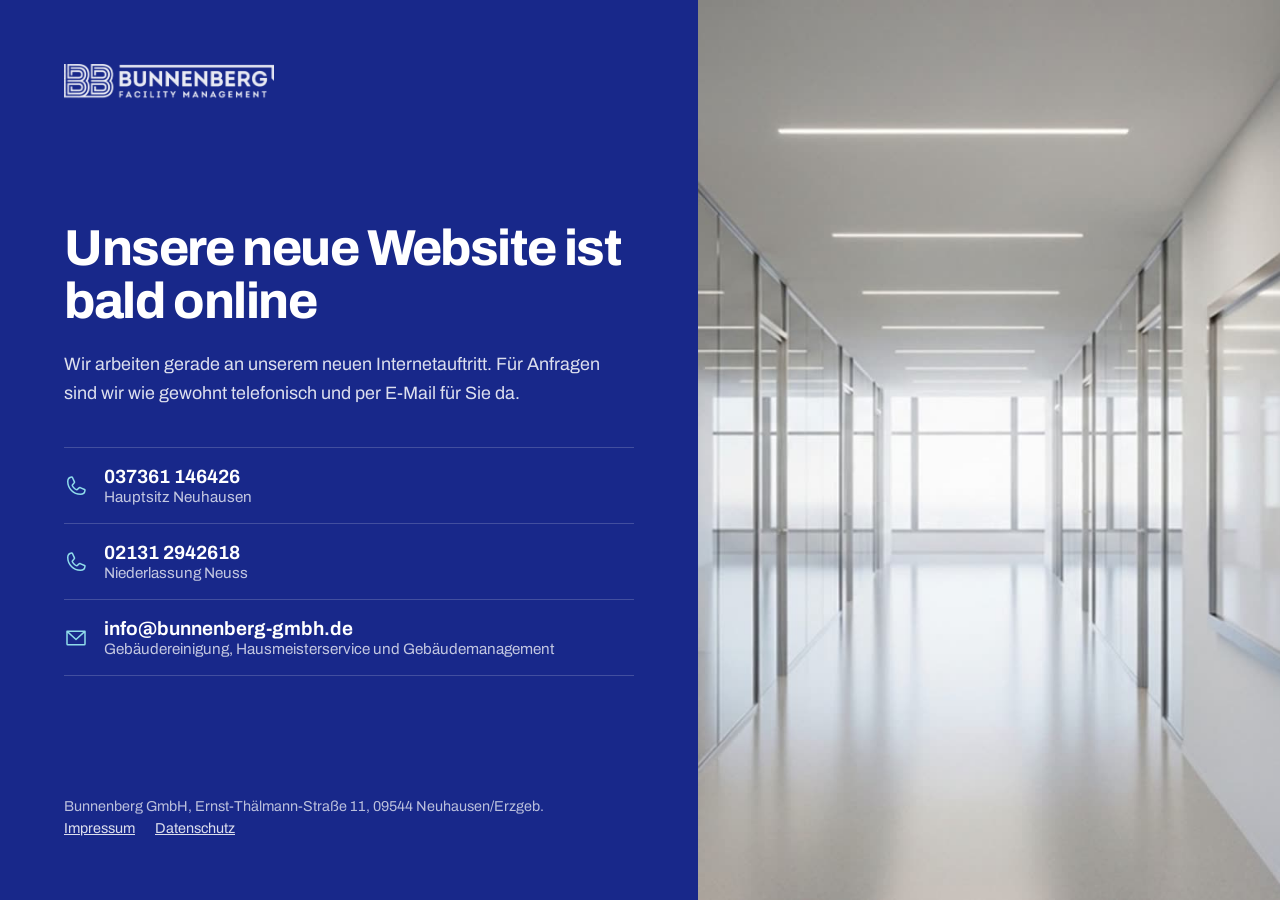
<file: wartung/index.html>
<!doctype html>
<html lang="de">
<head>
<meta charset="utf-8">
<meta name="viewport" content="width=device-width, initial-scale=1">
<title>Bunnenberg GmbH | Neue Website in Arbeit</title>
<meta name="description" content="Die neue Website der Bunnenberg GmbH ist in Arbeit. Sie erreichen uns wie gewohnt telefonisch in Neuhausen und Neuss oder per E-Mail.">
<meta name="robots" content="noindex, follow">
<meta name="theme-color" content="#18288a">
<link rel="preload" href="../assets/fonts/archivo-var.woff2" as="font" type="font/woff2" crossorigin>
<style>
/* Wartungsseite. Elementor-Aufbau: 1 Container (2 Spalten, volle Höhe).
   Links: Bild, Überschrift, Text, Icon-Liste, Textzeile mit Links. Rechts: Hintergrundbild. */
@font-face { font-family: "Archivo"; src: url("../assets/fonts/archivo-var.woff2") format("woff2"); font-weight: 100 900; font-display: swap; }
:root { --navy: #18288a; --navy-ink: #0b1040; --teal-light: #8fdbea; }
* { box-sizing: border-box; }
html, body { margin: 0; }
body { font-family: "Archivo", system-ui, sans-serif; background: var(--navy-ink); color: #fff; -webkit-font-smoothing: antialiased; }
.m { min-height: 100dvh; display: grid; grid-template-columns: minmax(0, 6fr) minmax(0, 5fr); }
.m-text { background: var(--navy); display: flex; flex-direction: column; padding: clamp(28px, 5vw, 72px); }
.m-logo { width: 210px; height: auto; display: block; }
.m-body { margin-block: auto; padding-block: 56px; max-width: 640px; }
h1 { margin: 0; font-size: clamp(2.2rem, 1.4rem + 2.2vw, 3.3rem); line-height: 1.05; letter-spacing: -0.028em; font-weight: 750; }
.m-lead { margin: 22px 0 0; font-size: 1.12rem; line-height: 1.6; color: rgba(255,255,255,.85); }
.m-contact { list-style: none; margin: 40px 0 0; padding: 0; border-top: 1px solid rgba(255,255,255,.18); }
.m-contact li { border-bottom: 1px solid rgba(255,255,255,.18); }
.m-contact a { display: flex; align-items: center; gap: 16px; padding: 18px 0; color: #fff; text-decoration: none; }
.m-contact a:hover strong { text-decoration: underline; text-underline-offset: 3px; }
.m-contact a:focus-visible { outline: 2px solid var(--teal-light); outline-offset: 4px; }
.icon { width: 24px; height: 24px; flex: none; color: var(--teal-light); }
.m-contact strong { display: block; font-size: 1.2rem; font-weight: 650; }
.m-contact span { display: block; margin-top: 2px; font-size: .95rem; color: rgba(255,255,255,.74); }
.m-foot { margin: 0; font-size: .9rem; color: rgba(255,255,255,.7); display: flex; flex-wrap: wrap; gap: 6px 20px; }
.m-foot a { color: rgba(255,255,255,.85); }
.m-photo { background: #dfe3ec url("../assets/img/buero-flur.jpg") center / cover no-repeat; }
@media (max-width: 860px) {
  .m { grid-template-columns: 1fr; }
  .m-photo { order: -1; min-height: 32vh; }
  .m-body { padding-block: 40px; }
  .m-logo { width: 180px; }
}
</style>
</head>
<body>
<main class="m">
  <div class="m-text">
    <img class="m-logo" src="../assets/img/bunnenberg-logo-weiss.png" alt="Bunnenberg GmbH Facility Management" width="475" height="82">
    <div class="m-body">
      <h1>Unsere neue Website ist bald online</h1>
      <p class="m-lead">Wir arbeiten gerade an unserem neuen Internetauftritt. Für Anfragen sind wir wie gewohnt telefonisch und per E-Mail für Sie da.</p>
      <ul class="m-contact">
        <li><a href="tel:+4937361146426"><svg class="icon" aria-hidden="true" focusable="false" viewBox="0 0 256 256" fill="currentColor"><path d="M222.37,158.46l-47.11-21.11-.13-.06a16,16,0,0,0-15.17,1.4,8.12,8.12,0,0,0-.75.56L134.87,160c-15.42-7.49-31.34-23.29-38.83-38.51l20.78-24.71c.2-.25.39-.5.57-.77a16,16,0,0,0,1.32-15.06l0-.12L97.54,33.64a16,16,0,0,0-16.62-9.52A56.26,56.26,0,0,0,32,80c0,79.4,64.6,144,144,144a56.26,56.26,0,0,0,55.88-48.92A16,16,0,0,0,222.37,158.46ZM176,208A128.14,128.14,0,0,1,48,80,40.2,40.2,0,0,1,82.87,40a.61.61,0,0,0,0,.12l21,47L83.2,111.86a6.13,6.13,0,0,0-.57.77,16,16,0,0,0-1,15.7c9.06,18.53,27.73,37.06,46.46,46.11a16,16,0,0,0,15.75-1.14,8.44,8.44,0,0,0,.74-.56L168.89,152l47,21.05h0s.08,0,.11,0A40.21,40.21,0,0,1,176,208Z"/></svg><div><strong>037361 146426</strong><span>Hauptsitz Neuhausen</span></div></a></li>
        <li><a href="tel:+4921312942618"><svg class="icon" aria-hidden="true" focusable="false" viewBox="0 0 256 256" fill="currentColor"><path d="M222.37,158.46l-47.11-21.11-.13-.06a16,16,0,0,0-15.17,1.4,8.12,8.12,0,0,0-.75.56L134.87,160c-15.42-7.49-31.34-23.29-38.83-38.51l20.78-24.71c.2-.25.39-.5.57-.77a16,16,0,0,0,1.32-15.06l0-.12L97.54,33.64a16,16,0,0,0-16.62-9.52A56.26,56.26,0,0,0,32,80c0,79.4,64.6,144,144,144a56.26,56.26,0,0,0,55.88-48.92A16,16,0,0,0,222.37,158.46ZM176,208A128.14,128.14,0,0,1,48,80,40.2,40.2,0,0,1,82.87,40a.61.61,0,0,0,0,.12l21,47L83.2,111.86a6.13,6.13,0,0,0-.57.77,16,16,0,0,0-1,15.7c9.06,18.53,27.73,37.06,46.46,46.11a16,16,0,0,0,15.75-1.14,8.44,8.44,0,0,0,.74-.56L168.89,152l47,21.05h0s.08,0,.11,0A40.21,40.21,0,0,1,176,208Z"/></svg><div><strong>02131 2942618</strong><span>Niederlassung Neuss</span></div></a></li>
        <li><a href="mailto:info@bunnenberg-gmbh.de"><svg class="icon" aria-hidden="true" focusable="false" viewBox="0 0 256 256" fill="currentColor"><path d="M224,48H32a8,8,0,0,0-8,8V192a16,16,0,0,0,16,16H216a16,16,0,0,0,16-16V56A8,8,0,0,0,224,48ZM203.43,64,128,133.15,52.57,64ZM216,192H40V74.19l82.59,75.71a8,8,0,0,0,10.82,0L216,74.19V192Z"/></svg><div><strong>info@bunnenberg-gmbh.de</strong><span>Gebäudereinigung, Hausmeisterservice und Gebäudemanagement</span></div></a></li>
      </ul>
    </div>
    <p class="m-foot"><span>Bunnenberg GmbH, Ernst-Thälmann-Straße 11, 09544 Neuhausen/Erzgeb.</span><a href="../impressum/">Impressum</a><a href="../datenschutz/">Datenschutz</a></p>
  </div>
  <div class="m-photo" role="img" aria-label="Heller Büroflur mit Glaswänden"></div>
</main>
</body>
</html>
</file>
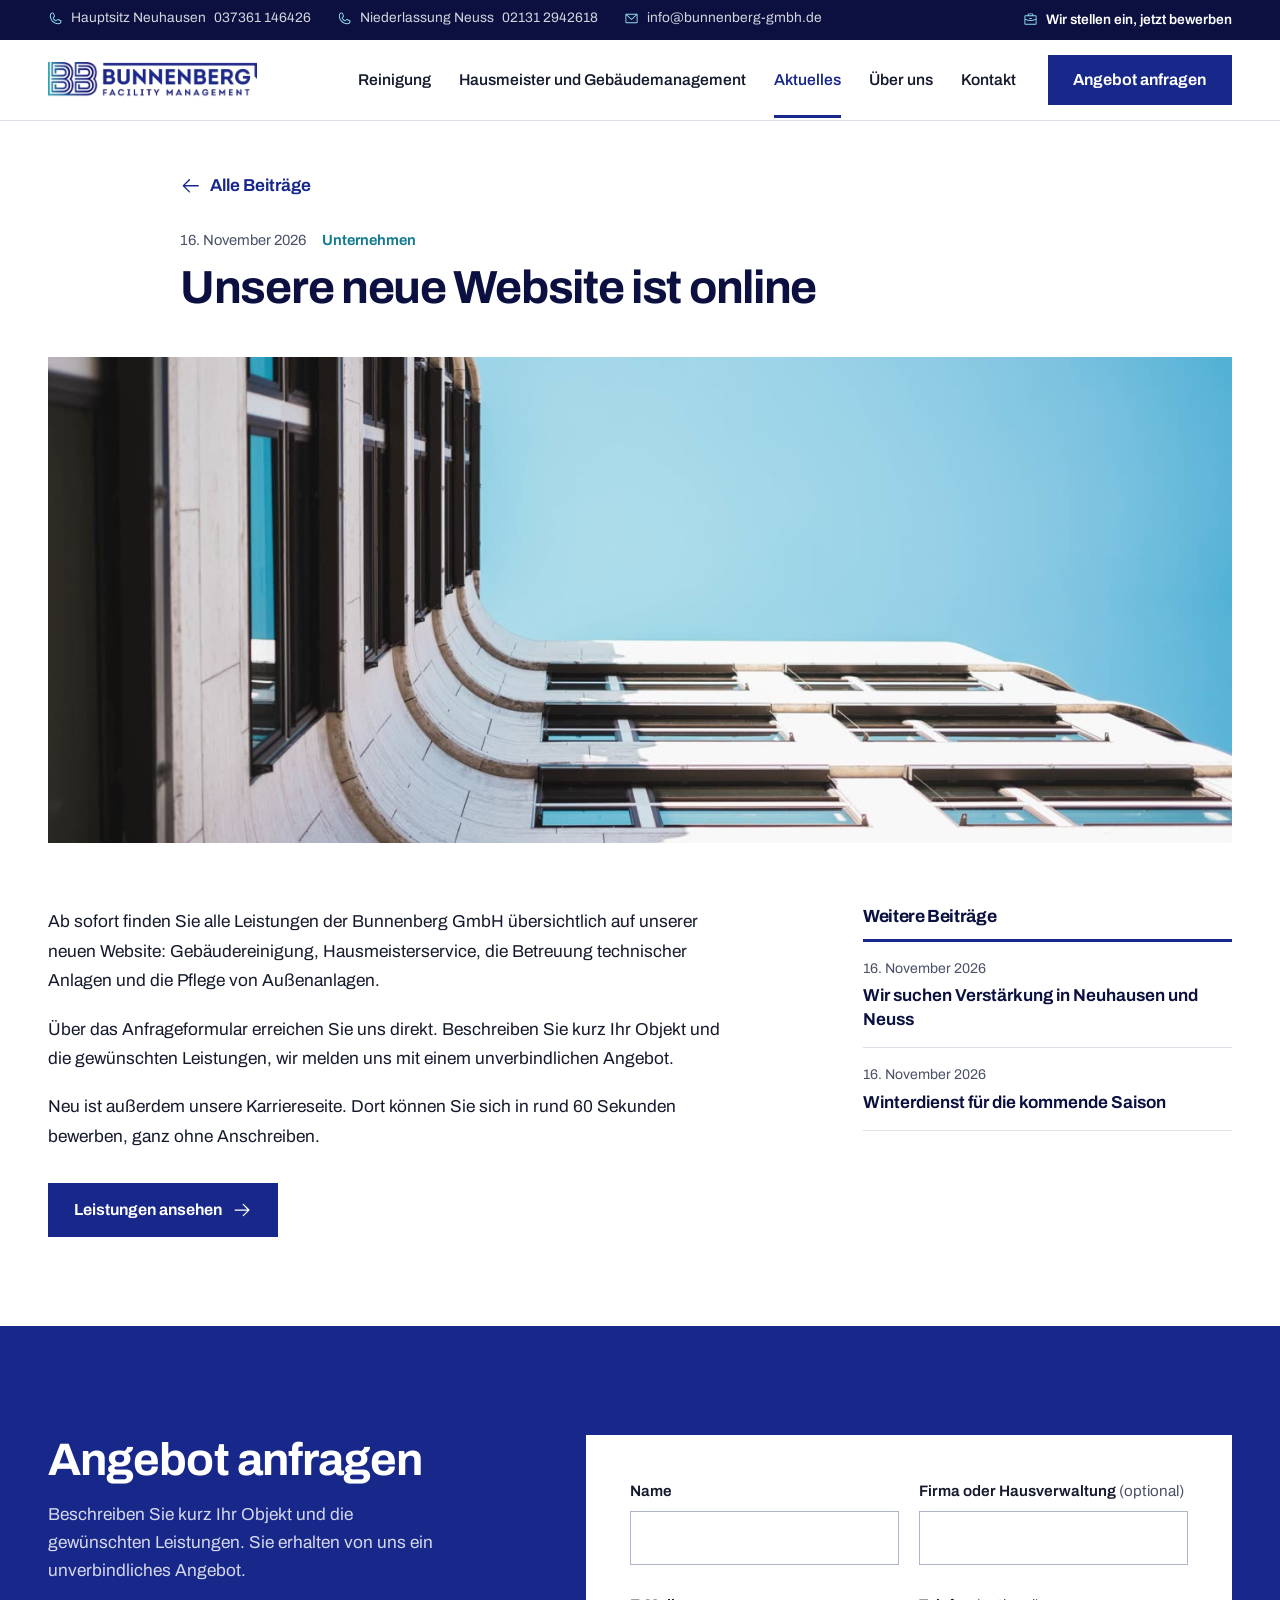
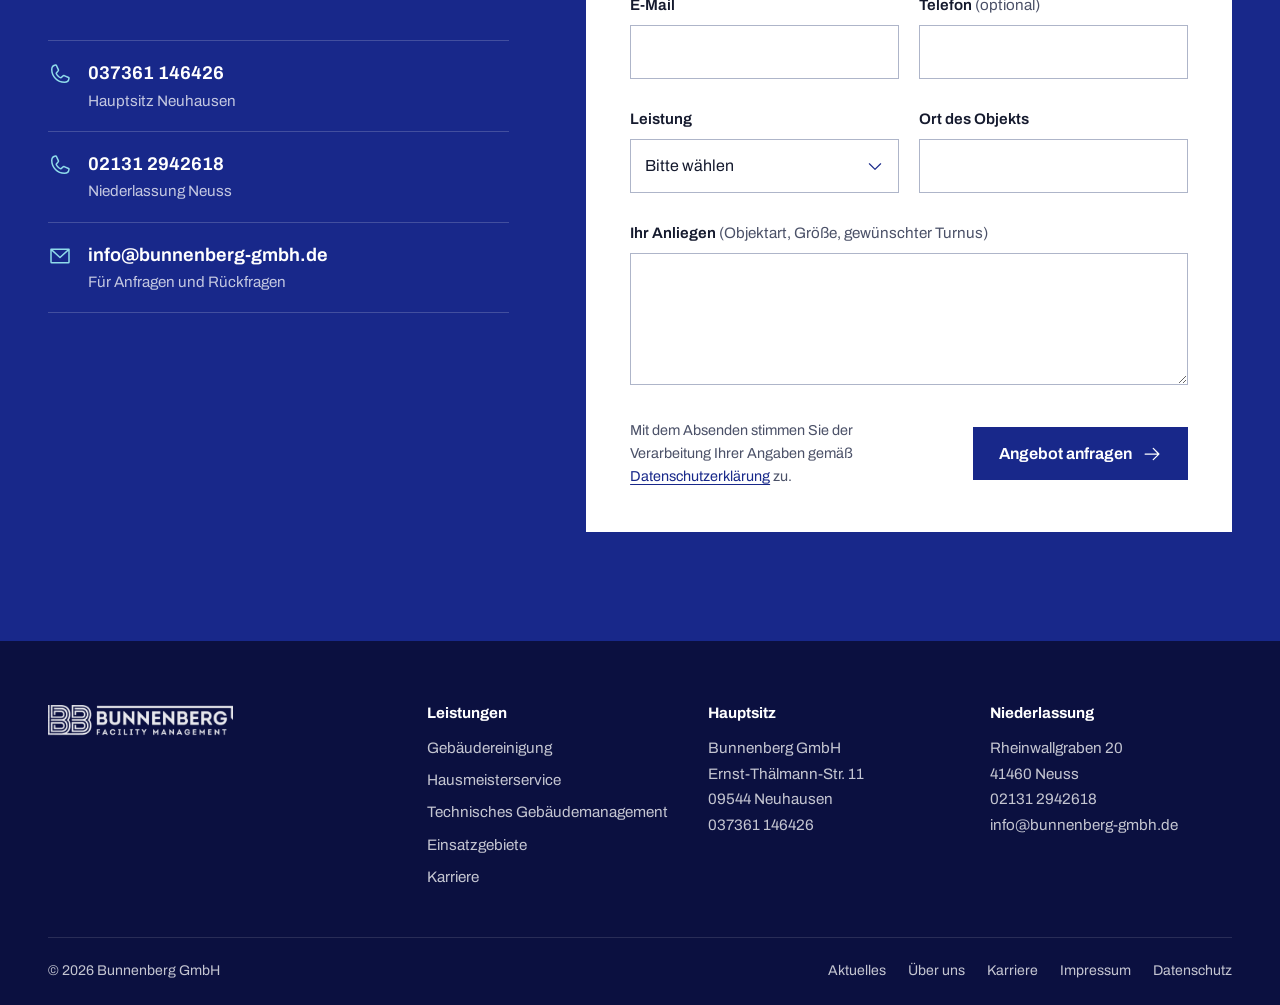
<file: aktuelles/neue-website/index.html>
<!doctype html>
<html lang="de">
<head>
<meta charset="utf-8">
<meta name="viewport" content="width=device-width, initial-scale=1">
<title>Unsere neue Website ist online | Bunnenberg GmbH</title>
<meta name="description" content="Alle Leistungen auf einen Blick, ein direktes Anfrageformular und eine neue Karriereseite mit Express-Bewerbung.">
<link rel="canonical" href="https://bunnenberg-gmbh.de/aktuelles/neue-website/">
<meta name="robots" content="index, follow">
<meta property="og:type" content="website">
<meta property="og:locale" content="de_DE">
<meta property="og:site_name" content="Bunnenberg GmbH">
<meta property="og:title" content="Unsere neue Website ist online">
<meta property="og:description" content="Alle Leistungen auf einen Blick, ein direktes Anfrageformular und eine neue Karriereseite mit Express-Bewerbung.">
<meta property="og:url" content="https://bunnenberg-gmbh.de/aktuelles/neue-website/">
<meta name="theme-color" content="#18288a">
<link rel="preload" href="../../assets/fonts/archivo-var.woff2" as="font" type="font/woff2" crossorigin>
<link rel="stylesheet" href="../../assets/css/style.css">
<script type="application/ld+json">{"@context": "https://schema.org", "@type": "BlogPosting", "headline": "Unsere neue Website ist online", "datePublished": "2026-11-16", "image": "https://bunnenberg-gmbh.de/assets/img/ueber-uns-fassade.jpg", "url": "https://bunnenberg-gmbh.de/aktuelles/neue-website/", "author": {"@type": "Organization", "name": "Bunnenberg GmbH"}, "publisher": {"@id": "https://bunnenberg-gmbh.de/#organisation"}}</script>
</head>
<body>
<a class="sr-only" href="#inhalt">Zum Inhalt springen</a>

<div class="topbar">
  <div class="wrap topbar-inner">
    <ul class="topbar-contacts">
      <li><a href="tel:+4937361146426"><svg class="icon" aria-hidden="true" focusable="false" viewBox="0 0 256 256" fill="currentColor"><path d="M222.37,158.46l-47.11-21.11-.13-.06a16,16,0,0,0-15.17,1.4,8.12,8.12,0,0,0-.75.56L134.87,160c-15.42-7.49-31.34-23.29-38.83-38.51l20.78-24.71c.2-.25.39-.5.57-.77a16,16,0,0,0,1.32-15.06l0-.12L97.54,33.64a16,16,0,0,0-16.62-9.52A56.26,56.26,0,0,0,32,80c0,79.4,64.6,144,144,144a56.26,56.26,0,0,0,55.88-48.92A16,16,0,0,0,222.37,158.46ZM176,208A128.14,128.14,0,0,1,48,80,40.2,40.2,0,0,1,82.87,40a.61.61,0,0,0,0,.12l21,47L83.2,111.86a6.13,6.13,0,0,0-.57.77,16,16,0,0,0-1,15.7c9.06,18.53,27.73,37.06,46.46,46.11a16,16,0,0,0,15.75-1.14,8.44,8.44,0,0,0,.74-.56L168.89,152l47,21.05h0s.08,0,.11,0A40.21,40.21,0,0,1,176,208Z"/></svg> <span class="tb-label">Hauptsitz Neuhausen</span> 037361 146426</a></li>
      <li><a href="tel:+4921312942618"><svg class="icon" aria-hidden="true" focusable="false" viewBox="0 0 256 256" fill="currentColor"><path d="M222.37,158.46l-47.11-21.11-.13-.06a16,16,0,0,0-15.17,1.4,8.12,8.12,0,0,0-.75.56L134.87,160c-15.42-7.49-31.34-23.29-38.83-38.51l20.78-24.71c.2-.25.39-.5.57-.77a16,16,0,0,0,1.32-15.06l0-.12L97.54,33.64a16,16,0,0,0-16.62-9.52A56.26,56.26,0,0,0,32,80c0,79.4,64.6,144,144,144a56.26,56.26,0,0,0,55.88-48.92A16,16,0,0,0,222.37,158.46ZM176,208A128.14,128.14,0,0,1,48,80,40.2,40.2,0,0,1,82.87,40a.61.61,0,0,0,0,.12l21,47L83.2,111.86a6.13,6.13,0,0,0-.57.77,16,16,0,0,0-1,15.7c9.06,18.53,27.73,37.06,46.46,46.11a16,16,0,0,0,15.75-1.14,8.44,8.44,0,0,0,.74-.56L168.89,152l47,21.05h0s.08,0,.11,0A40.21,40.21,0,0,1,176,208Z"/></svg> <span class="tb-label">Niederlassung Neuss</span> 02131 2942618</a></li>
      <li><a href="mailto:info@bunnenberg-gmbh.de"><svg class="icon" aria-hidden="true" focusable="false" viewBox="0 0 256 256" fill="currentColor"><path d="M224,48H32a8,8,0,0,0-8,8V192a16,16,0,0,0,16,16H216a16,16,0,0,0,16-16V56A8,8,0,0,0,224,48ZM203.43,64,128,133.15,52.57,64ZM216,192H40V74.19l82.59,75.71a8,8,0,0,0,10.82,0L216,74.19V192Z"/></svg> info@bunnenberg-gmbh.de</a></li>
    </ul>
    <a class="topbar-jobs" href="../../karriere/"><svg class="icon" aria-hidden="true" focusable="false" viewBox="0 0 256 256" fill="currentColor"><path d="M216,56H176V48a24,24,0,0,0-24-24H104A24,24,0,0,0,80,48v8H40A16,16,0,0,0,24,72V200a16,16,0,0,0,16,16H216a16,16,0,0,0,16-16V72A16,16,0,0,0,216,56ZM96,48a8,8,0,0,1,8-8h48a8,8,0,0,1,8,8v8H96ZM216,72v41.61A184,184,0,0,1,128,136a184.07,184.07,0,0,1-88-22.38V72Zm0,128H40V131.64A200.19,200.19,0,0,0,128,152a200.25,200.25,0,0,0,88-20.37V200ZM104,112a8,8,0,0,1,8-8h32a8,8,0,0,1,0,16H112A8,8,0,0,1,104,112Z"/></svg> <span>Wir stellen ein<span class="tb-label">, jetzt bewerben</span></span></a>
  </div>
</div>

<header class="site-header">
  <div class="wrap header-inner">
    <a class="logo" href="../../" aria-label="Bunnenberg Facility Management, zur Startseite">
      <img src="../../assets/img/bunnenberg-logo.png" alt="Bunnenberg Facility Management" width="950" height="164">
    </a>
    <button class="nav-toggle" type="button" aria-expanded="false" aria-controls="hauptnavigation">
      <span class="sr-only">Menü öffnen</span><svg class="icon" aria-hidden="true" focusable="false" viewBox="0 0 256 256" fill="currentColor"><path d="M224,128a8,8,0,0,1-8,8H40a8,8,0,0,1,0-16H216A8,8,0,0,1,224,128ZM40,72H216a8,8,0,0,0,0-16H40a8,8,0,0,0,0,16ZM216,184H40a8,8,0,0,0,0,16H216a8,8,0,0,0,0-16Z"/></svg>
    </button>
    <nav class="nav" id="hauptnavigation" aria-label="Hauptnavigation">
      <ul>
        <li><a href="../../gebaeudereinigung/">Reinigung</a></li>
        <li><a href="../../hausmeister-gebaeudemanagement/">Hausmeister und Gebäudemanagement</a></li>
        <li><a href="../../aktuelles/" aria-current="page">Aktuelles</a></li>
        <li><a href="../../ueber-uns/">Über uns</a></li>
        <li><a href="../../kontakt/">Kontakt</a></li>
      </ul>
      <a class="btn btn-primary" href="#anfrage">Angebot anfragen</a>
    </nav>
  </div>
</header>

<main id="inhalt">

<article class="post-single" aria-labelledby="seite-titel">
  <!-- WordPress: Elementor Single-Post-Template. Titel, Datum, Kategorie, Beitragsbild und Inhalt kommen aus dem Beitrag -->
  <header class="wrap post-head">
    <a class="back-link" href="../"><svg class="icon" aria-hidden="true" focusable="false" viewBox="0 0 256 256" fill="currentColor"><path d="M224,128a8,8,0,0,1-8,8H59.31l58.35,58.34a8,8,0,0,1-11.32,11.32l-72-72a8,8,0,0,1,0-11.32l72-72a8,8,0,0,1,11.32,11.32L59.31,120H216A8,8,0,0,1,224,128Z"/></svg><span>Alle Beiträge</span></a>
    <p class="post-meta"><time datetime="2026-11-16">16. November 2026</time><span>Unternehmen</span></p>
    <h1 id="seite-titel">Unsere neue Website ist online</h1>
  </header>
  <figure class="wrap post-hero"><img src="../../assets/img/ueber-uns-fassade.jpg" alt="Bürogebäude mit heller Natursteinfassade" width="1400" height="934" fetchpriority="high"></figure>
  <div class="wrap post-layout">
    <div class="post-content">
      <p>Ab sofort finden Sie alle Leistungen der Bunnenberg GmbH übersichtlich auf unserer neuen Website: Gebäudereinigung, Hausmeisterservice, die Betreuung technischer Anlagen und die Pflege von Außenanlagen.</p><p>Über das Anfrageformular erreichen Sie uns direkt. Beschreiben Sie kurz Ihr Objekt und die gewünschten Leistungen, wir melden uns mit einem unverbindlichen Angebot.</p><p>Neu ist außerdem unsere Karriereseite. Dort können Sie sich in rund 60 Sekunden bewerben, ganz ohne Anschreiben.</p>
      <a class="btn btn-primary" href="../../gebaeudereinigung/">Leistungen ansehen <svg class="icon icon-arrow" aria-hidden="true" focusable="false" viewBox="0 0 256 256" fill="currentColor"><path d="M221.66,133.66l-72,72a8,8,0,0,1-11.32-11.32L196.69,136H40a8,8,0,0,1,0-16H196.69L138.34,61.66a8,8,0,0,1,11.32-11.32l72,72A8,8,0,0,1,221.66,133.66Z"/></svg></a>
    </div>
    <aside class="post-aside" aria-labelledby="t-weitere">
      <h2 id="t-weitere">Weitere Beiträge</h2>
      <ul><li><a href="../stellen-neuhausen-neuss/"><time datetime="2026-11-16">16. November 2026</time><span>Wir suchen Verstärkung in Neuhausen und Neuss</span></a></li><li><a href="../winterdienst/"><time datetime="2026-11-16">16. November 2026</time><span>Winterdienst für die kommende Saison</span></a></li></ul>
    </aside>
  </div>
</article>

<section class="section contact" id="anfrage" aria-labelledby="anfrage-titel">
  <div class="wrap contact-grid">
    <div>
      <div class="section-head">
        <h2 id="anfrage-titel">Angebot anfragen</h2>
        <p>Beschreiben Sie kurz Ihr Objekt und die gewünschten Leistungen. Sie erhalten von uns ein unverbindliches Angebot.</p>
      </div>
      <ul class="contact-ways">
        <li><svg class="icon" aria-hidden="true" focusable="false" viewBox="0 0 256 256" fill="currentColor"><path d="M222.37,158.46l-47.11-21.11-.13-.06a16,16,0,0,0-15.17,1.4,8.12,8.12,0,0,0-.75.56L134.87,160c-15.42-7.49-31.34-23.29-38.83-38.51l20.78-24.71c.2-.25.39-.5.57-.77a16,16,0,0,0,1.32-15.06l0-.12L97.54,33.64a16,16,0,0,0-16.62-9.52A56.26,56.26,0,0,0,32,80c0,79.4,64.6,144,144,144a56.26,56.26,0,0,0,55.88-48.92A16,16,0,0,0,222.37,158.46ZM176,208A128.14,128.14,0,0,1,48,80,40.2,40.2,0,0,1,82.87,40a.61.61,0,0,0,0,.12l21,47L83.2,111.86a6.13,6.13,0,0,0-.57.77,16,16,0,0,0-1,15.7c9.06,18.53,27.73,37.06,46.46,46.11a16,16,0,0,0,15.75-1.14,8.44,8.44,0,0,0,.74-.56L168.89,152l47,21.05h0s.08,0,.11,0A40.21,40.21,0,0,1,176,208Z"/></svg><div><a href="tel:+4937361146426">037361 146426</a><span>Hauptsitz Neuhausen</span></div></li>
        <li><svg class="icon" aria-hidden="true" focusable="false" viewBox="0 0 256 256" fill="currentColor"><path d="M222.37,158.46l-47.11-21.11-.13-.06a16,16,0,0,0-15.17,1.4,8.12,8.12,0,0,0-.75.56L134.87,160c-15.42-7.49-31.34-23.29-38.83-38.51l20.78-24.71c.2-.25.39-.5.57-.77a16,16,0,0,0,1.32-15.06l0-.12L97.54,33.64a16,16,0,0,0-16.62-9.52A56.26,56.26,0,0,0,32,80c0,79.4,64.6,144,144,144a56.26,56.26,0,0,0,55.88-48.92A16,16,0,0,0,222.37,158.46ZM176,208A128.14,128.14,0,0,1,48,80,40.2,40.2,0,0,1,82.87,40a.61.61,0,0,0,0,.12l21,47L83.2,111.86a6.13,6.13,0,0,0-.57.77,16,16,0,0,0-1,15.7c9.06,18.53,27.73,37.06,46.46,46.11a16,16,0,0,0,15.75-1.14,8.44,8.44,0,0,0,.74-.56L168.89,152l47,21.05h0s.08,0,.11,0A40.21,40.21,0,0,1,176,208Z"/></svg><div><a href="tel:+4921312942618">02131 2942618</a><span>Niederlassung Neuss</span></div></li>
        <li><svg class="icon" aria-hidden="true" focusable="false" viewBox="0 0 256 256" fill="currentColor"><path d="M224,48H32a8,8,0,0,0-8,8V192a16,16,0,0,0,16,16H216a16,16,0,0,0,16-16V56A8,8,0,0,0,224,48ZM203.43,64,128,133.15,52.57,64ZM216,192H40V74.19l82.59,75.71a8,8,0,0,0,10.82,0L216,74.19V192Z"/></svg><div><a href="mailto:info@bunnenberg-gmbh.de">info@bunnenberg-gmbh.de</a><span>Für Anfragen und Rückfragen</span></div></li>
      </ul>
    </div>
    <form class="form" id="anfrage-form" novalidate>
      <div class="form-grid">
        <div class="field"><label for="f-name">Name</label><input id="f-name" name="name" autocomplete="name" required><p class="error" aria-live="polite"></p></div>
        <div class="field"><label for="f-firma">Firma oder Hausverwaltung <span class="opt">(optional)</span></label><input id="f-firma" name="firma" autocomplete="organization"><p class="error"></p></div>
        <div class="field"><label for="f-mail">E-Mail</label><input id="f-mail" name="email" type="email" autocomplete="email" required><p class="error" aria-live="polite"></p></div>
        <div class="field"><label for="f-tel">Telefon <span class="opt">(optional)</span></label><input id="f-tel" name="telefon" type="tel" autocomplete="tel"><p class="error"></p></div>
        <div class="field"><label for="f-leistung">Leistung</label>
          <select id="f-leistung" name="leistung" required>
            <option value="">Bitte wählen</option>
            <option>Gebäude- und Unterhaltsreinigung</option>
            <option>Glasreinigung</option>
            <option>Baureinigung</option>
            <option>Industriereinigung</option>
            <option>Hausmeisterservice</option>
            <option>Grünanlagenpflege</option>
            <option>Winterdienst (auf Anfrage)</option>
            <option>Technisches Gebäudemanagement</option>
            <option>Mehrere Leistungen</option>
          </select><p class="error" aria-live="polite"></p></div>
        <div class="field"><label for="f-ort">Ort des Objekts</label><input id="f-ort" name="ort" autocomplete="address-level2" required><p class="error" aria-live="polite"></p></div>
        <div class="field full"><label for="f-msg">Ihr Anliegen <span class="opt">(Objektart, Größe, gewünschter Turnus)</span></label><textarea id="f-msg" name="nachricht" required></textarea><p class="error" aria-live="polite"></p></div>
      </div>
      <div class="form-foot">
        <p>Mit dem Absenden stimmen Sie der Verarbeitung Ihrer Angaben gemäß <a href="../../datenschutz/">Datenschutzerklärung</a> zu.</p>
        <button class="btn btn-primary" type="submit">Angebot anfragen <svg class="icon icon-arrow" aria-hidden="true" focusable="false" viewBox="0 0 256 256" fill="currentColor"><path d="M221.66,133.66l-72,72a8,8,0,0,1-11.32-11.32L196.69,136H40a8,8,0,0,1,0-16H196.69L138.34,61.66a8,8,0,0,1,11.32-11.32l72,72A8,8,0,0,1,221.66,133.66Z"/></svg></button>
      </div>
      <p class="form-status" role="status" hidden></p>
    </form>
  </div>
</section>

</main>

<footer class="site-footer">
  <div class="wrap footer-grid">
    <div>
      <img src="../../assets/img/bunnenberg-logo-weiss.png" alt="Bunnenberg Facility Management" width="950" height="164">
    </div>
    <div>
      <h2>Leistungen</h2>
      <ul>
        <li><a href="../../gebaeudereinigung/">Gebäudereinigung</a></li>
        <li><a href="../../hausmeister-gebaeudemanagement/">Hausmeisterservice</a></li>
        <li><a href="../../hausmeister-gebaeudemanagement/#technisches-gebaeudemanagement">Technisches Gebäudemanagement</a></li>
        <li><a href="../../#einsatzgebiete">Einsatzgebiete</a></li>
        <li><a href="../../karriere/">Karriere</a></li>
      </ul>
    </div>
    <div>
      <h2>Hauptsitz</h2>
      <address>Bunnenberg GmbH<br>Ernst-Thälmann-Str. 11<br>09544 Neuhausen<br><a href="tel:+4937361146426">037361 146426</a></address>
    </div>
    <div>
      <h2>Niederlassung</h2>
      <address>Rheinwallgraben 20<br>41460 Neuss<br><a href="tel:+4921312942618">02131 2942618</a><br><a href="mailto:info@bunnenberg-gmbh.de">info@bunnenberg-gmbh.de</a></address>
    </div>
  </div>
  <div class="wrap footer-legal">
    <p>© <span id="jahr">2026</span> Bunnenberg GmbH</p>
    <ul>
      <li><a href="../../aktuelles/">Aktuelles</a></li>
      <li><a href="../../ueber-uns/">Über uns</a></li>
      <li><a href="../../karriere/">Karriere</a></li>
      <li><a href="../../impressum/">Impressum</a></li>
      <li><a href="../../datenschutz/">Datenschutz</a></li>
    </ul>
  </div>
</footer>

<script src="../../assets/js/main.js" defer></script>
</body>
</html>
</file>
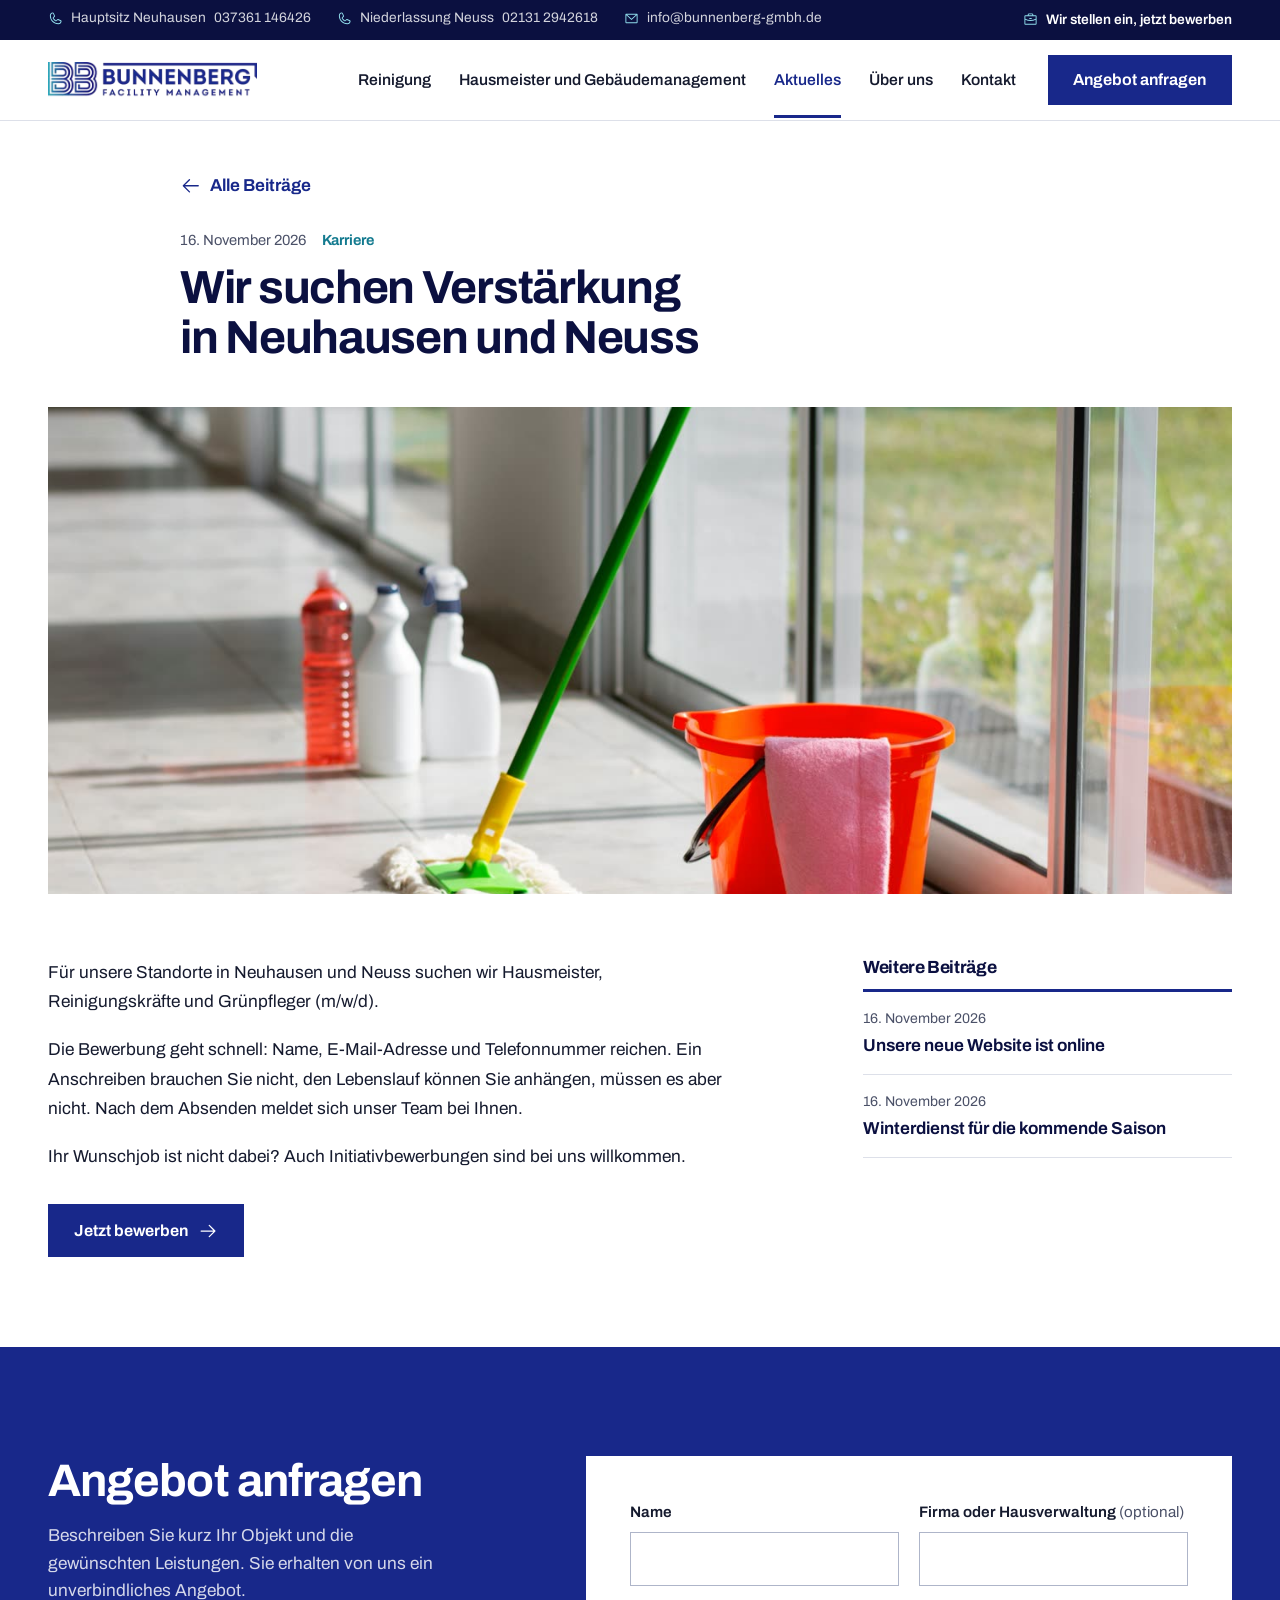
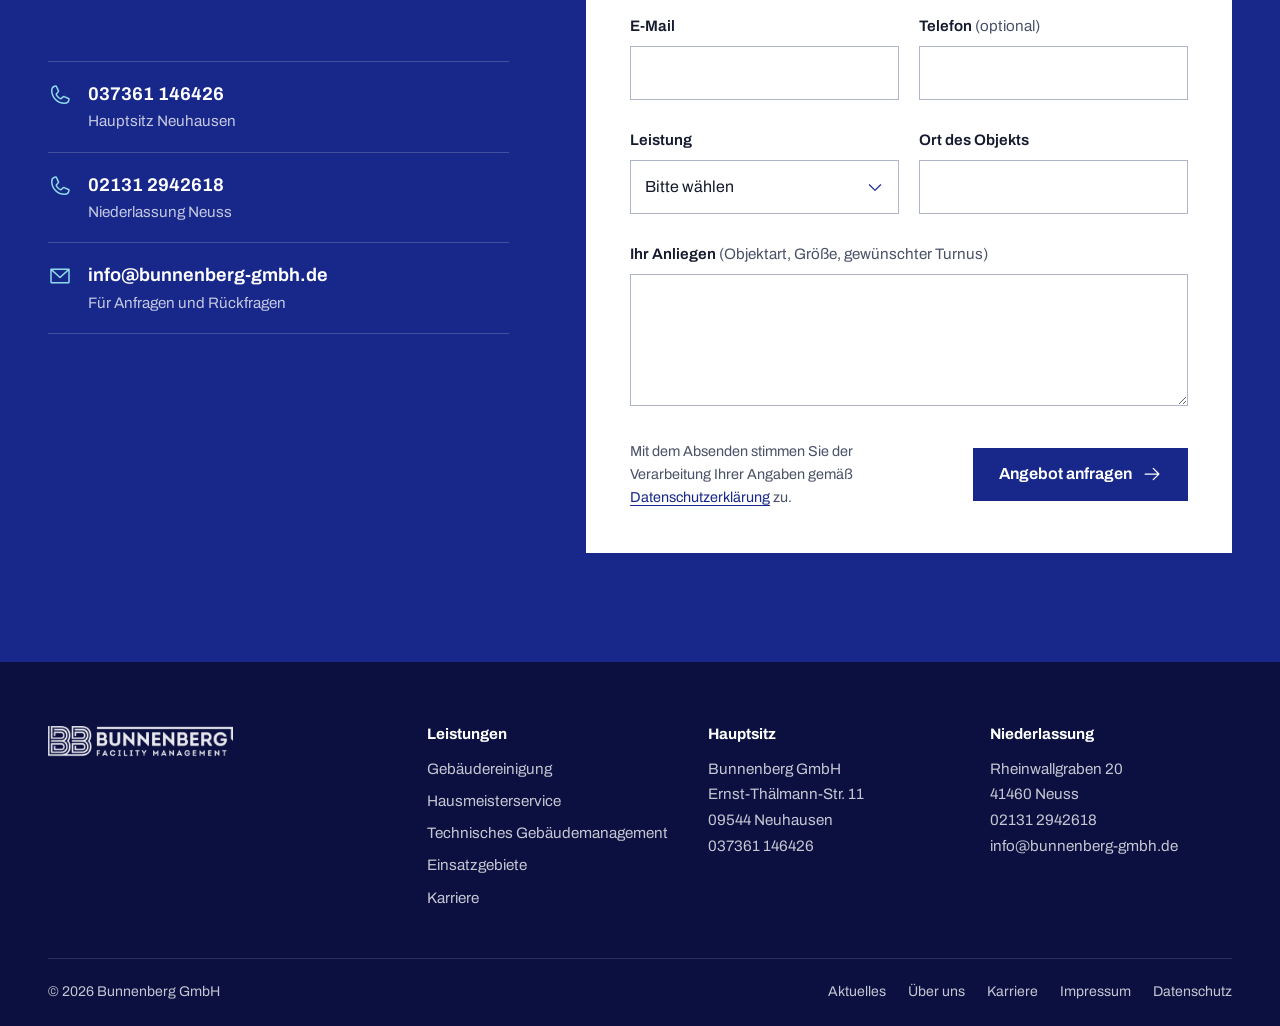
<file: aktuelles/stellen-neuhausen-neuss/index.html>
<!doctype html>
<html lang="de">
<head>
<meta charset="utf-8">
<meta name="viewport" content="width=device-width, initial-scale=1">
<title>Wir suchen Verstärkung in Neuhausen und Neuss | Bunnenberg GmbH</title>
<meta name="description" content="Hausmeister, Reinigungskräfte und Grünpfleger (m/w/d) gesucht. Bewerbung in 60 Sekunden, ohne Anschreiben.">
<link rel="canonical" href="https://bunnenberg-gmbh.de/aktuelles/stellen-neuhausen-neuss/">
<meta name="robots" content="index, follow">
<meta property="og:type" content="website">
<meta property="og:locale" content="de_DE">
<meta property="og:site_name" content="Bunnenberg GmbH">
<meta property="og:title" content="Wir suchen Verstärkung in Neuhausen und Neuss">
<meta property="og:description" content="Hausmeister, Reinigungskräfte und Grünpfleger (m/w/d) gesucht. Bewerbung in 60 Sekunden, ohne Anschreiben.">
<meta property="og:url" content="https://bunnenberg-gmbh.de/aktuelles/stellen-neuhausen-neuss/">
<meta name="theme-color" content="#18288a">
<link rel="preload" href="../../assets/fonts/archivo-var.woff2" as="font" type="font/woff2" crossorigin>
<link rel="stylesheet" href="../../assets/css/style.css">
<script type="application/ld+json">{"@context": "https://schema.org", "@type": "BlogPosting", "headline": "Wir suchen Verstärkung in Neuhausen und Neuss", "datePublished": "2026-11-16", "image": "https://bunnenberg-gmbh.de/assets/img/reinigungsutensilien-flur.jpg", "url": "https://bunnenberg-gmbh.de/aktuelles/stellen-neuhausen-neuss/", "author": {"@type": "Organization", "name": "Bunnenberg GmbH"}, "publisher": {"@id": "https://bunnenberg-gmbh.de/#organisation"}}</script>
</head>
<body>
<a class="sr-only" href="#inhalt">Zum Inhalt springen</a>

<div class="topbar">
  <div class="wrap topbar-inner">
    <ul class="topbar-contacts">
      <li><a href="tel:+4937361146426"><svg class="icon" aria-hidden="true" focusable="false" viewBox="0 0 256 256" fill="currentColor"><path d="M222.37,158.46l-47.11-21.11-.13-.06a16,16,0,0,0-15.17,1.4,8.12,8.12,0,0,0-.75.56L134.87,160c-15.42-7.49-31.34-23.29-38.83-38.51l20.78-24.71c.2-.25.39-.5.57-.77a16,16,0,0,0,1.32-15.06l0-.12L97.54,33.64a16,16,0,0,0-16.62-9.52A56.26,56.26,0,0,0,32,80c0,79.4,64.6,144,144,144a56.26,56.26,0,0,0,55.88-48.92A16,16,0,0,0,222.37,158.46ZM176,208A128.14,128.14,0,0,1,48,80,40.2,40.2,0,0,1,82.87,40a.61.61,0,0,0,0,.12l21,47L83.2,111.86a6.13,6.13,0,0,0-.57.77,16,16,0,0,0-1,15.7c9.06,18.53,27.73,37.06,46.46,46.11a16,16,0,0,0,15.75-1.14,8.44,8.44,0,0,0,.74-.56L168.89,152l47,21.05h0s.08,0,.11,0A40.21,40.21,0,0,1,176,208Z"/></svg> <span class="tb-label">Hauptsitz Neuhausen</span> 037361 146426</a></li>
      <li><a href="tel:+4921312942618"><svg class="icon" aria-hidden="true" focusable="false" viewBox="0 0 256 256" fill="currentColor"><path d="M222.37,158.46l-47.11-21.11-.13-.06a16,16,0,0,0-15.17,1.4,8.12,8.12,0,0,0-.75.56L134.87,160c-15.42-7.49-31.34-23.29-38.83-38.51l20.78-24.71c.2-.25.39-.5.57-.77a16,16,0,0,0,1.32-15.06l0-.12L97.54,33.64a16,16,0,0,0-16.62-9.52A56.26,56.26,0,0,0,32,80c0,79.4,64.6,144,144,144a56.26,56.26,0,0,0,55.88-48.92A16,16,0,0,0,222.37,158.46ZM176,208A128.14,128.14,0,0,1,48,80,40.2,40.2,0,0,1,82.87,40a.61.61,0,0,0,0,.12l21,47L83.2,111.86a6.13,6.13,0,0,0-.57.77,16,16,0,0,0-1,15.7c9.06,18.53,27.73,37.06,46.46,46.11a16,16,0,0,0,15.75-1.14,8.44,8.44,0,0,0,.74-.56L168.89,152l47,21.05h0s.08,0,.11,0A40.21,40.21,0,0,1,176,208Z"/></svg> <span class="tb-label">Niederlassung Neuss</span> 02131 2942618</a></li>
      <li><a href="mailto:info@bunnenberg-gmbh.de"><svg class="icon" aria-hidden="true" focusable="false" viewBox="0 0 256 256" fill="currentColor"><path d="M224,48H32a8,8,0,0,0-8,8V192a16,16,0,0,0,16,16H216a16,16,0,0,0,16-16V56A8,8,0,0,0,224,48ZM203.43,64,128,133.15,52.57,64ZM216,192H40V74.19l82.59,75.71a8,8,0,0,0,10.82,0L216,74.19V192Z"/></svg> info@bunnenberg-gmbh.de</a></li>
    </ul>
    <a class="topbar-jobs" href="../../karriere/"><svg class="icon" aria-hidden="true" focusable="false" viewBox="0 0 256 256" fill="currentColor"><path d="M216,56H176V48a24,24,0,0,0-24-24H104A24,24,0,0,0,80,48v8H40A16,16,0,0,0,24,72V200a16,16,0,0,0,16,16H216a16,16,0,0,0,16-16V72A16,16,0,0,0,216,56ZM96,48a8,8,0,0,1,8-8h48a8,8,0,0,1,8,8v8H96ZM216,72v41.61A184,184,0,0,1,128,136a184.07,184.07,0,0,1-88-22.38V72Zm0,128H40V131.64A200.19,200.19,0,0,0,128,152a200.25,200.25,0,0,0,88-20.37V200ZM104,112a8,8,0,0,1,8-8h32a8,8,0,0,1,0,16H112A8,8,0,0,1,104,112Z"/></svg> <span>Wir stellen ein<span class="tb-label">, jetzt bewerben</span></span></a>
  </div>
</div>

<header class="site-header">
  <div class="wrap header-inner">
    <a class="logo" href="../../" aria-label="Bunnenberg Facility Management, zur Startseite">
      <img src="../../assets/img/bunnenberg-logo.png" alt="Bunnenberg Facility Management" width="950" height="164">
    </a>
    <button class="nav-toggle" type="button" aria-expanded="false" aria-controls="hauptnavigation">
      <span class="sr-only">Menü öffnen</span><svg class="icon" aria-hidden="true" focusable="false" viewBox="0 0 256 256" fill="currentColor"><path d="M224,128a8,8,0,0,1-8,8H40a8,8,0,0,1,0-16H216A8,8,0,0,1,224,128ZM40,72H216a8,8,0,0,0,0-16H40a8,8,0,0,0,0,16ZM216,184H40a8,8,0,0,0,0,16H216a8,8,0,0,0,0-16Z"/></svg>
    </button>
    <nav class="nav" id="hauptnavigation" aria-label="Hauptnavigation">
      <ul>
        <li><a href="../../gebaeudereinigung/">Reinigung</a></li>
        <li><a href="../../hausmeister-gebaeudemanagement/">Hausmeister und Gebäudemanagement</a></li>
        <li><a href="../../aktuelles/" aria-current="page">Aktuelles</a></li>
        <li><a href="../../ueber-uns/">Über uns</a></li>
        <li><a href="../../kontakt/">Kontakt</a></li>
      </ul>
      <a class="btn btn-primary" href="#anfrage">Angebot anfragen</a>
    </nav>
  </div>
</header>

<main id="inhalt">

<article class="post-single" aria-labelledby="seite-titel">
  <!-- WordPress: Elementor Single-Post-Template. Titel, Datum, Kategorie, Beitragsbild und Inhalt kommen aus dem Beitrag -->
  <header class="wrap post-head">
    <a class="back-link" href="../"><svg class="icon" aria-hidden="true" focusable="false" viewBox="0 0 256 256" fill="currentColor"><path d="M224,128a8,8,0,0,1-8,8H59.31l58.35,58.34a8,8,0,0,1-11.32,11.32l-72-72a8,8,0,0,1,0-11.32l72-72a8,8,0,0,1,11.32,11.32L59.31,120H216A8,8,0,0,1,224,128Z"/></svg><span>Alle Beiträge</span></a>
    <p class="post-meta"><time datetime="2026-11-16">16. November 2026</time><span>Karriere</span></p>
    <h1 id="seite-titel">Wir suchen Verstärkung in Neuhausen und Neuss</h1>
  </header>
  <figure class="wrap post-hero"><img src="../../assets/img/reinigungsutensilien-flur.jpg" alt="Wischmopp und Eimer in einem hellen Flur" width="1200" height="800" fetchpriority="high"></figure>
  <div class="wrap post-layout">
    <div class="post-content">
      <p>Für unsere Standorte in Neuhausen und Neuss suchen wir Hausmeister, Reinigungskräfte und Grünpfleger (m/w/d).</p><p>Die Bewerbung geht schnell: Name, E-Mail-Adresse und Telefonnummer reichen. Ein Anschreiben brauchen Sie nicht, den Lebenslauf können Sie anhängen, müssen es aber nicht. Nach dem Absenden meldet sich unser Team bei Ihnen.</p><p>Ihr Wunschjob ist nicht dabei? Auch Initiativbewerbungen sind bei uns willkommen.</p>
      <a class="btn btn-primary" href="../../karriere/">Jetzt bewerben <svg class="icon icon-arrow" aria-hidden="true" focusable="false" viewBox="0 0 256 256" fill="currentColor"><path d="M221.66,133.66l-72,72a8,8,0,0,1-11.32-11.32L196.69,136H40a8,8,0,0,1,0-16H196.69L138.34,61.66a8,8,0,0,1,11.32-11.32l72,72A8,8,0,0,1,221.66,133.66Z"/></svg></a>
    </div>
    <aside class="post-aside" aria-labelledby="t-weitere">
      <h2 id="t-weitere">Weitere Beiträge</h2>
      <ul><li><a href="../neue-website/"><time datetime="2026-11-16">16. November 2026</time><span>Unsere neue Website ist online</span></a></li><li><a href="../winterdienst/"><time datetime="2026-11-16">16. November 2026</time><span>Winterdienst für die kommende Saison</span></a></li></ul>
    </aside>
  </div>
</article>

<section class="section contact" id="anfrage" aria-labelledby="anfrage-titel">
  <div class="wrap contact-grid">
    <div>
      <div class="section-head">
        <h2 id="anfrage-titel">Angebot anfragen</h2>
        <p>Beschreiben Sie kurz Ihr Objekt und die gewünschten Leistungen. Sie erhalten von uns ein unverbindliches Angebot.</p>
      </div>
      <ul class="contact-ways">
        <li><svg class="icon" aria-hidden="true" focusable="false" viewBox="0 0 256 256" fill="currentColor"><path d="M222.37,158.46l-47.11-21.11-.13-.06a16,16,0,0,0-15.17,1.4,8.12,8.12,0,0,0-.75.56L134.87,160c-15.42-7.49-31.34-23.29-38.83-38.51l20.78-24.71c.2-.25.39-.5.57-.77a16,16,0,0,0,1.32-15.06l0-.12L97.54,33.64a16,16,0,0,0-16.62-9.52A56.26,56.26,0,0,0,32,80c0,79.4,64.6,144,144,144a56.26,56.26,0,0,0,55.88-48.92A16,16,0,0,0,222.37,158.46ZM176,208A128.14,128.14,0,0,1,48,80,40.2,40.2,0,0,1,82.87,40a.61.61,0,0,0,0,.12l21,47L83.2,111.86a6.13,6.13,0,0,0-.57.77,16,16,0,0,0-1,15.7c9.06,18.53,27.73,37.06,46.46,46.11a16,16,0,0,0,15.75-1.14,8.44,8.44,0,0,0,.74-.56L168.89,152l47,21.05h0s.08,0,.11,0A40.21,40.21,0,0,1,176,208Z"/></svg><div><a href="tel:+4937361146426">037361 146426</a><span>Hauptsitz Neuhausen</span></div></li>
        <li><svg class="icon" aria-hidden="true" focusable="false" viewBox="0 0 256 256" fill="currentColor"><path d="M222.37,158.46l-47.11-21.11-.13-.06a16,16,0,0,0-15.17,1.4,8.12,8.12,0,0,0-.75.56L134.87,160c-15.42-7.49-31.34-23.29-38.83-38.51l20.78-24.71c.2-.25.39-.5.57-.77a16,16,0,0,0,1.32-15.06l0-.12L97.54,33.64a16,16,0,0,0-16.62-9.52A56.26,56.26,0,0,0,32,80c0,79.4,64.6,144,144,144a56.26,56.26,0,0,0,55.88-48.92A16,16,0,0,0,222.37,158.46ZM176,208A128.14,128.14,0,0,1,48,80,40.2,40.2,0,0,1,82.87,40a.61.61,0,0,0,0,.12l21,47L83.2,111.86a6.13,6.13,0,0,0-.57.77,16,16,0,0,0-1,15.7c9.06,18.53,27.73,37.06,46.46,46.11a16,16,0,0,0,15.75-1.14,8.44,8.44,0,0,0,.74-.56L168.89,152l47,21.05h0s.08,0,.11,0A40.21,40.21,0,0,1,176,208Z"/></svg><div><a href="tel:+4921312942618">02131 2942618</a><span>Niederlassung Neuss</span></div></li>
        <li><svg class="icon" aria-hidden="true" focusable="false" viewBox="0 0 256 256" fill="currentColor"><path d="M224,48H32a8,8,0,0,0-8,8V192a16,16,0,0,0,16,16H216a16,16,0,0,0,16-16V56A8,8,0,0,0,224,48ZM203.43,64,128,133.15,52.57,64ZM216,192H40V74.19l82.59,75.71a8,8,0,0,0,10.82,0L216,74.19V192Z"/></svg><div><a href="mailto:info@bunnenberg-gmbh.de">info@bunnenberg-gmbh.de</a><span>Für Anfragen und Rückfragen</span></div></li>
      </ul>
    </div>
    <form class="form" id="anfrage-form" novalidate>
      <div class="form-grid">
        <div class="field"><label for="f-name">Name</label><input id="f-name" name="name" autocomplete="name" required><p class="error" aria-live="polite"></p></div>
        <div class="field"><label for="f-firma">Firma oder Hausverwaltung <span class="opt">(optional)</span></label><input id="f-firma" name="firma" autocomplete="organization"><p class="error"></p></div>
        <div class="field"><label for="f-mail">E-Mail</label><input id="f-mail" name="email" type="email" autocomplete="email" required><p class="error" aria-live="polite"></p></div>
        <div class="field"><label for="f-tel">Telefon <span class="opt">(optional)</span></label><input id="f-tel" name="telefon" type="tel" autocomplete="tel"><p class="error"></p></div>
        <div class="field"><label for="f-leistung">Leistung</label>
          <select id="f-leistung" name="leistung" required>
            <option value="">Bitte wählen</option>
            <option>Gebäude- und Unterhaltsreinigung</option>
            <option>Glasreinigung</option>
            <option>Baureinigung</option>
            <option>Industriereinigung</option>
            <option>Hausmeisterservice</option>
            <option>Grünanlagenpflege</option>
            <option>Winterdienst (auf Anfrage)</option>
            <option>Technisches Gebäudemanagement</option>
            <option>Mehrere Leistungen</option>
          </select><p class="error" aria-live="polite"></p></div>
        <div class="field"><label for="f-ort">Ort des Objekts</label><input id="f-ort" name="ort" autocomplete="address-level2" required><p class="error" aria-live="polite"></p></div>
        <div class="field full"><label for="f-msg">Ihr Anliegen <span class="opt">(Objektart, Größe, gewünschter Turnus)</span></label><textarea id="f-msg" name="nachricht" required></textarea><p class="error" aria-live="polite"></p></div>
      </div>
      <div class="form-foot">
        <p>Mit dem Absenden stimmen Sie der Verarbeitung Ihrer Angaben gemäß <a href="../../datenschutz/">Datenschutzerklärung</a> zu.</p>
        <button class="btn btn-primary" type="submit">Angebot anfragen <svg class="icon icon-arrow" aria-hidden="true" focusable="false" viewBox="0 0 256 256" fill="currentColor"><path d="M221.66,133.66l-72,72a8,8,0,0,1-11.32-11.32L196.69,136H40a8,8,0,0,1,0-16H196.69L138.34,61.66a8,8,0,0,1,11.32-11.32l72,72A8,8,0,0,1,221.66,133.66Z"/></svg></button>
      </div>
      <p class="form-status" role="status" hidden></p>
    </form>
  </div>
</section>

</main>

<footer class="site-footer">
  <div class="wrap footer-grid">
    <div>
      <img src="../../assets/img/bunnenberg-logo-weiss.png" alt="Bunnenberg Facility Management" width="950" height="164">
    </div>
    <div>
      <h2>Leistungen</h2>
      <ul>
        <li><a href="../../gebaeudereinigung/">Gebäudereinigung</a></li>
        <li><a href="../../hausmeister-gebaeudemanagement/">Hausmeisterservice</a></li>
        <li><a href="../../hausmeister-gebaeudemanagement/#technisches-gebaeudemanagement">Technisches Gebäudemanagement</a></li>
        <li><a href="../../#einsatzgebiete">Einsatzgebiete</a></li>
        <li><a href="../../karriere/">Karriere</a></li>
      </ul>
    </div>
    <div>
      <h2>Hauptsitz</h2>
      <address>Bunnenberg GmbH<br>Ernst-Thälmann-Str. 11<br>09544 Neuhausen<br><a href="tel:+4937361146426">037361 146426</a></address>
    </div>
    <div>
      <h2>Niederlassung</h2>
      <address>Rheinwallgraben 20<br>41460 Neuss<br><a href="tel:+4921312942618">02131 2942618</a><br><a href="mailto:info@bunnenberg-gmbh.de">info@bunnenberg-gmbh.de</a></address>
    </div>
  </div>
  <div class="wrap footer-legal">
    <p>© <span id="jahr">2026</span> Bunnenberg GmbH</p>
    <ul>
      <li><a href="../../aktuelles/">Aktuelles</a></li>
      <li><a href="../../ueber-uns/">Über uns</a></li>
      <li><a href="../../karriere/">Karriere</a></li>
      <li><a href="../../impressum/">Impressum</a></li>
      <li><a href="../../datenschutz/">Datenschutz</a></li>
    </ul>
  </div>
</footer>

<script src="../../assets/js/main.js" defer></script>
</body>
</html>
</file>
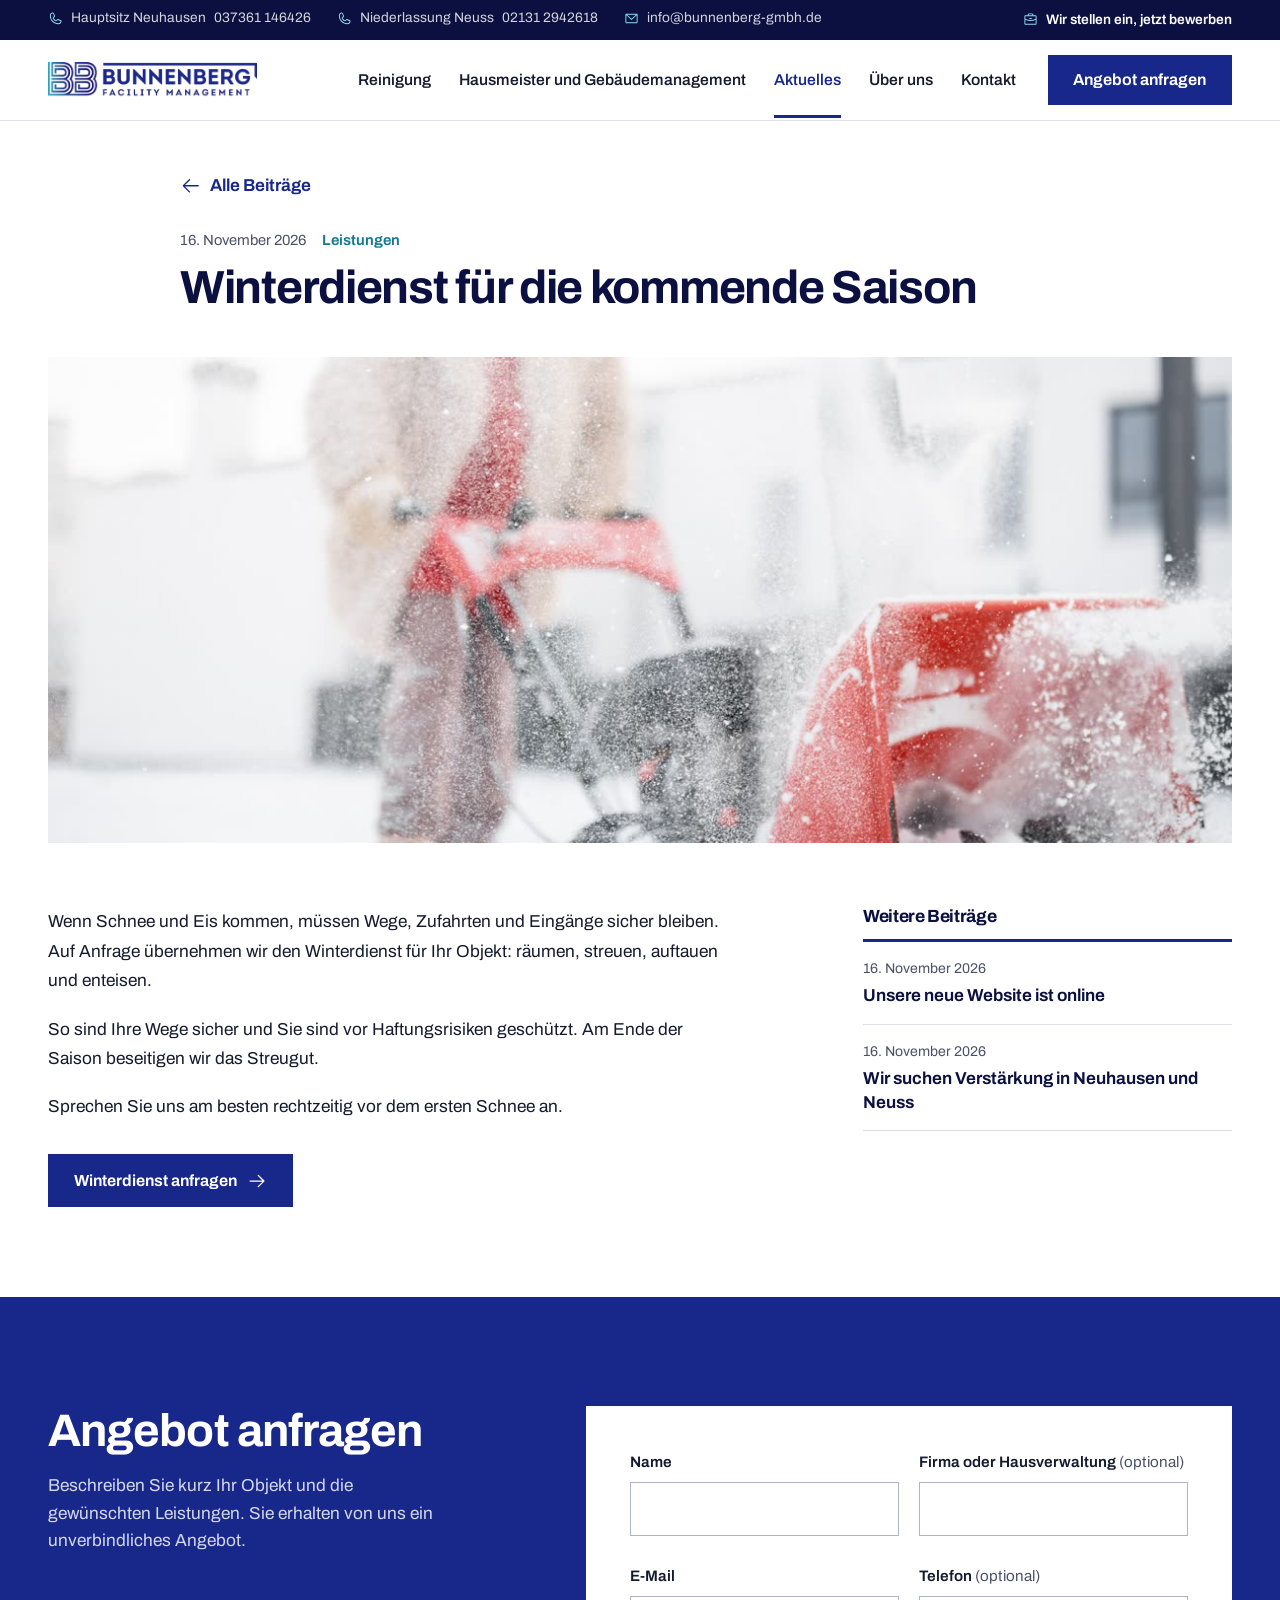
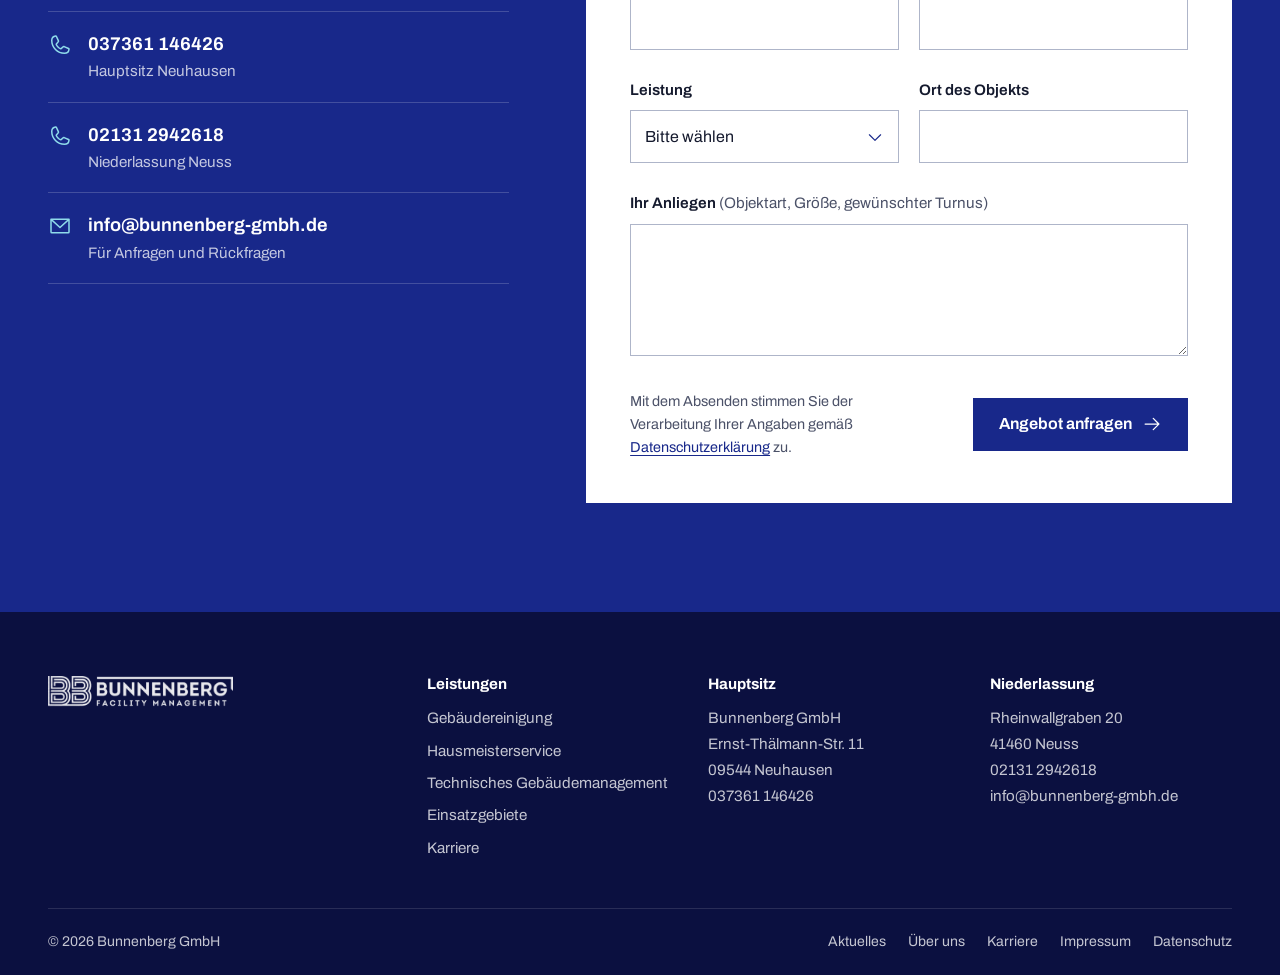
<file: aktuelles/winterdienst/index.html>
<!doctype html>
<html lang="de">
<head>
<meta charset="utf-8">
<meta name="viewport" content="width=device-width, initial-scale=1">
<title>Winterdienst für die kommende Saison | Bunnenberg GmbH</title>
<meta name="description" content="Räumen, streuen, auftauen und enteisen: Auf Anfrage übernehmen wir den Winterdienst für Ihr Objekt.">
<link rel="canonical" href="https://bunnenberg-gmbh.de/aktuelles/winterdienst/">
<meta name="robots" content="index, follow">
<meta property="og:type" content="website">
<meta property="og:locale" content="de_DE">
<meta property="og:site_name" content="Bunnenberg GmbH">
<meta property="og:title" content="Winterdienst für die kommende Saison">
<meta property="og:description" content="Räumen, streuen, auftauen und enteisen: Auf Anfrage übernehmen wir den Winterdienst für Ihr Objekt.">
<meta property="og:url" content="https://bunnenberg-gmbh.de/aktuelles/winterdienst/">
<meta name="theme-color" content="#18288a">
<link rel="preload" href="../../assets/fonts/archivo-var.woff2" as="font" type="font/woff2" crossorigin>
<link rel="stylesheet" href="../../assets/css/style.css">
<script type="application/ld+json">{"@context": "https://schema.org", "@type": "BlogPosting", "headline": "Winterdienst für die kommende Saison", "datePublished": "2026-11-16", "image": "https://bunnenberg-gmbh.de/assets/img/winterdienst-schneefraese.jpg", "url": "https://bunnenberg-gmbh.de/aktuelles/winterdienst/", "author": {"@type": "Organization", "name": "Bunnenberg GmbH"}, "publisher": {"@id": "https://bunnenberg-gmbh.de/#organisation"}}</script>
</head>
<body>
<a class="sr-only" href="#inhalt">Zum Inhalt springen</a>

<div class="topbar">
  <div class="wrap topbar-inner">
    <ul class="topbar-contacts">
      <li><a href="tel:+4937361146426"><svg class="icon" aria-hidden="true" focusable="false" viewBox="0 0 256 256" fill="currentColor"><path d="M222.37,158.46l-47.11-21.11-.13-.06a16,16,0,0,0-15.17,1.4,8.12,8.12,0,0,0-.75.56L134.87,160c-15.42-7.49-31.34-23.29-38.83-38.51l20.78-24.71c.2-.25.39-.5.57-.77a16,16,0,0,0,1.32-15.06l0-.12L97.54,33.64a16,16,0,0,0-16.62-9.52A56.26,56.26,0,0,0,32,80c0,79.4,64.6,144,144,144a56.26,56.26,0,0,0,55.88-48.92A16,16,0,0,0,222.37,158.46ZM176,208A128.14,128.14,0,0,1,48,80,40.2,40.2,0,0,1,82.87,40a.61.61,0,0,0,0,.12l21,47L83.2,111.86a6.13,6.13,0,0,0-.57.77,16,16,0,0,0-1,15.7c9.06,18.53,27.73,37.06,46.46,46.11a16,16,0,0,0,15.75-1.14,8.44,8.44,0,0,0,.74-.56L168.89,152l47,21.05h0s.08,0,.11,0A40.21,40.21,0,0,1,176,208Z"/></svg> <span class="tb-label">Hauptsitz Neuhausen</span> 037361 146426</a></li>
      <li><a href="tel:+4921312942618"><svg class="icon" aria-hidden="true" focusable="false" viewBox="0 0 256 256" fill="currentColor"><path d="M222.37,158.46l-47.11-21.11-.13-.06a16,16,0,0,0-15.17,1.4,8.12,8.12,0,0,0-.75.56L134.87,160c-15.42-7.49-31.34-23.29-38.83-38.51l20.78-24.71c.2-.25.39-.5.57-.77a16,16,0,0,0,1.32-15.06l0-.12L97.54,33.64a16,16,0,0,0-16.62-9.52A56.26,56.26,0,0,0,32,80c0,79.4,64.6,144,144,144a56.26,56.26,0,0,0,55.88-48.92A16,16,0,0,0,222.37,158.46ZM176,208A128.14,128.14,0,0,1,48,80,40.2,40.2,0,0,1,82.87,40a.61.61,0,0,0,0,.12l21,47L83.2,111.86a6.13,6.13,0,0,0-.57.77,16,16,0,0,0-1,15.7c9.06,18.53,27.73,37.06,46.46,46.11a16,16,0,0,0,15.75-1.14,8.44,8.44,0,0,0,.74-.56L168.89,152l47,21.05h0s.08,0,.11,0A40.21,40.21,0,0,1,176,208Z"/></svg> <span class="tb-label">Niederlassung Neuss</span> 02131 2942618</a></li>
      <li><a href="mailto:info@bunnenberg-gmbh.de"><svg class="icon" aria-hidden="true" focusable="false" viewBox="0 0 256 256" fill="currentColor"><path d="M224,48H32a8,8,0,0,0-8,8V192a16,16,0,0,0,16,16H216a16,16,0,0,0,16-16V56A8,8,0,0,0,224,48ZM203.43,64,128,133.15,52.57,64ZM216,192H40V74.19l82.59,75.71a8,8,0,0,0,10.82,0L216,74.19V192Z"/></svg> info@bunnenberg-gmbh.de</a></li>
    </ul>
    <a class="topbar-jobs" href="../../karriere/"><svg class="icon" aria-hidden="true" focusable="false" viewBox="0 0 256 256" fill="currentColor"><path d="M216,56H176V48a24,24,0,0,0-24-24H104A24,24,0,0,0,80,48v8H40A16,16,0,0,0,24,72V200a16,16,0,0,0,16,16H216a16,16,0,0,0,16-16V72A16,16,0,0,0,216,56ZM96,48a8,8,0,0,1,8-8h48a8,8,0,0,1,8,8v8H96ZM216,72v41.61A184,184,0,0,1,128,136a184.07,184.07,0,0,1-88-22.38V72Zm0,128H40V131.64A200.19,200.19,0,0,0,128,152a200.25,200.25,0,0,0,88-20.37V200ZM104,112a8,8,0,0,1,8-8h32a8,8,0,0,1,0,16H112A8,8,0,0,1,104,112Z"/></svg> <span>Wir stellen ein<span class="tb-label">, jetzt bewerben</span></span></a>
  </div>
</div>

<header class="site-header">
  <div class="wrap header-inner">
    <a class="logo" href="../../" aria-label="Bunnenberg Facility Management, zur Startseite">
      <img src="../../assets/img/bunnenberg-logo.png" alt="Bunnenberg Facility Management" width="950" height="164">
    </a>
    <button class="nav-toggle" type="button" aria-expanded="false" aria-controls="hauptnavigation">
      <span class="sr-only">Menü öffnen</span><svg class="icon" aria-hidden="true" focusable="false" viewBox="0 0 256 256" fill="currentColor"><path d="M224,128a8,8,0,0,1-8,8H40a8,8,0,0,1,0-16H216A8,8,0,0,1,224,128ZM40,72H216a8,8,0,0,0,0-16H40a8,8,0,0,0,0,16ZM216,184H40a8,8,0,0,0,0,16H216a8,8,0,0,0,0-16Z"/></svg>
    </button>
    <nav class="nav" id="hauptnavigation" aria-label="Hauptnavigation">
      <ul>
        <li><a href="../../gebaeudereinigung/">Reinigung</a></li>
        <li><a href="../../hausmeister-gebaeudemanagement/">Hausmeister und Gebäudemanagement</a></li>
        <li><a href="../../aktuelles/" aria-current="page">Aktuelles</a></li>
        <li><a href="../../ueber-uns/">Über uns</a></li>
        <li><a href="../../kontakt/">Kontakt</a></li>
      </ul>
      <a class="btn btn-primary" href="#anfrage">Angebot anfragen</a>
    </nav>
  </div>
</header>

<main id="inhalt">

<article class="post-single" aria-labelledby="seite-titel">
  <!-- WordPress: Elementor Single-Post-Template. Titel, Datum, Kategorie, Beitragsbild und Inhalt kommen aus dem Beitrag -->
  <header class="wrap post-head">
    <a class="back-link" href="../"><svg class="icon" aria-hidden="true" focusable="false" viewBox="0 0 256 256" fill="currentColor"><path d="M224,128a8,8,0,0,1-8,8H59.31l58.35,58.34a8,8,0,0,1-11.32,11.32l-72-72a8,8,0,0,1,0-11.32l72-72a8,8,0,0,1,11.32,11.32L59.31,120H216A8,8,0,0,1,224,128Z"/></svg><span>Alle Beiträge</span></a>
    <p class="post-meta"><time datetime="2026-11-16">16. November 2026</time><span>Leistungen</span></p>
    <h1 id="seite-titel">Winterdienst für die kommende Saison</h1>
  </header>
  <figure class="wrap post-hero"><img src="../../assets/img/winterdienst-schneefraese.jpg" alt="Schneefräse beim Räumen eines Weges" width="1200" height="800" fetchpriority="high"></figure>
  <div class="wrap post-layout">
    <div class="post-content">
      <p>Wenn Schnee und Eis kommen, müssen Wege, Zufahrten und Eingänge sicher bleiben. Auf Anfrage übernehmen wir den Winterdienst für Ihr Objekt: räumen, streuen, auftauen und enteisen.</p><p>So sind Ihre Wege sicher und Sie sind vor Haftungsrisiken geschützt. Am Ende der Saison beseitigen wir das Streugut.</p><p>Sprechen Sie uns am besten rechtzeitig vor dem ersten Schnee an.</p>
      <a class="btn btn-primary" href="../../kontakt/">Winterdienst anfragen <svg class="icon icon-arrow" aria-hidden="true" focusable="false" viewBox="0 0 256 256" fill="currentColor"><path d="M221.66,133.66l-72,72a8,8,0,0,1-11.32-11.32L196.69,136H40a8,8,0,0,1,0-16H196.69L138.34,61.66a8,8,0,0,1,11.32-11.32l72,72A8,8,0,0,1,221.66,133.66Z"/></svg></a>
    </div>
    <aside class="post-aside" aria-labelledby="t-weitere">
      <h2 id="t-weitere">Weitere Beiträge</h2>
      <ul><li><a href="../neue-website/"><time datetime="2026-11-16">16. November 2026</time><span>Unsere neue Website ist online</span></a></li><li><a href="../stellen-neuhausen-neuss/"><time datetime="2026-11-16">16. November 2026</time><span>Wir suchen Verstärkung in Neuhausen und Neuss</span></a></li></ul>
    </aside>
  </div>
</article>

<section class="section contact" id="anfrage" aria-labelledby="anfrage-titel">
  <div class="wrap contact-grid">
    <div>
      <div class="section-head">
        <h2 id="anfrage-titel">Angebot anfragen</h2>
        <p>Beschreiben Sie kurz Ihr Objekt und die gewünschten Leistungen. Sie erhalten von uns ein unverbindliches Angebot.</p>
      </div>
      <ul class="contact-ways">
        <li><svg class="icon" aria-hidden="true" focusable="false" viewBox="0 0 256 256" fill="currentColor"><path d="M222.37,158.46l-47.11-21.11-.13-.06a16,16,0,0,0-15.17,1.4,8.12,8.12,0,0,0-.75.56L134.87,160c-15.42-7.49-31.34-23.29-38.83-38.51l20.78-24.71c.2-.25.39-.5.57-.77a16,16,0,0,0,1.32-15.06l0-.12L97.54,33.64a16,16,0,0,0-16.62-9.52A56.26,56.26,0,0,0,32,80c0,79.4,64.6,144,144,144a56.26,56.26,0,0,0,55.88-48.92A16,16,0,0,0,222.37,158.46ZM176,208A128.14,128.14,0,0,1,48,80,40.2,40.2,0,0,1,82.87,40a.61.61,0,0,0,0,.12l21,47L83.2,111.86a6.13,6.13,0,0,0-.57.77,16,16,0,0,0-1,15.7c9.06,18.53,27.73,37.06,46.46,46.11a16,16,0,0,0,15.75-1.14,8.44,8.44,0,0,0,.74-.56L168.89,152l47,21.05h0s.08,0,.11,0A40.21,40.21,0,0,1,176,208Z"/></svg><div><a href="tel:+4937361146426">037361 146426</a><span>Hauptsitz Neuhausen</span></div></li>
        <li><svg class="icon" aria-hidden="true" focusable="false" viewBox="0 0 256 256" fill="currentColor"><path d="M222.37,158.46l-47.11-21.11-.13-.06a16,16,0,0,0-15.17,1.4,8.12,8.12,0,0,0-.75.56L134.87,160c-15.42-7.49-31.34-23.29-38.83-38.51l20.78-24.71c.2-.25.39-.5.57-.77a16,16,0,0,0,1.32-15.06l0-.12L97.54,33.64a16,16,0,0,0-16.62-9.52A56.26,56.26,0,0,0,32,80c0,79.4,64.6,144,144,144a56.26,56.26,0,0,0,55.88-48.92A16,16,0,0,0,222.37,158.46ZM176,208A128.14,128.14,0,0,1,48,80,40.2,40.2,0,0,1,82.87,40a.61.61,0,0,0,0,.12l21,47L83.2,111.86a6.13,6.13,0,0,0-.57.77,16,16,0,0,0-1,15.7c9.06,18.53,27.73,37.06,46.46,46.11a16,16,0,0,0,15.75-1.14,8.44,8.44,0,0,0,.74-.56L168.89,152l47,21.05h0s.08,0,.11,0A40.21,40.21,0,0,1,176,208Z"/></svg><div><a href="tel:+4921312942618">02131 2942618</a><span>Niederlassung Neuss</span></div></li>
        <li><svg class="icon" aria-hidden="true" focusable="false" viewBox="0 0 256 256" fill="currentColor"><path d="M224,48H32a8,8,0,0,0-8,8V192a16,16,0,0,0,16,16H216a16,16,0,0,0,16-16V56A8,8,0,0,0,224,48ZM203.43,64,128,133.15,52.57,64ZM216,192H40V74.19l82.59,75.71a8,8,0,0,0,10.82,0L216,74.19V192Z"/></svg><div><a href="mailto:info@bunnenberg-gmbh.de">info@bunnenberg-gmbh.de</a><span>Für Anfragen und Rückfragen</span></div></li>
      </ul>
    </div>
    <form class="form" id="anfrage-form" novalidate>
      <div class="form-grid">
        <div class="field"><label for="f-name">Name</label><input id="f-name" name="name" autocomplete="name" required><p class="error" aria-live="polite"></p></div>
        <div class="field"><label for="f-firma">Firma oder Hausverwaltung <span class="opt">(optional)</span></label><input id="f-firma" name="firma" autocomplete="organization"><p class="error"></p></div>
        <div class="field"><label for="f-mail">E-Mail</label><input id="f-mail" name="email" type="email" autocomplete="email" required><p class="error" aria-live="polite"></p></div>
        <div class="field"><label for="f-tel">Telefon <span class="opt">(optional)</span></label><input id="f-tel" name="telefon" type="tel" autocomplete="tel"><p class="error"></p></div>
        <div class="field"><label for="f-leistung">Leistung</label>
          <select id="f-leistung" name="leistung" required>
            <option value="">Bitte wählen</option>
            <option>Gebäude- und Unterhaltsreinigung</option>
            <option>Glasreinigung</option>
            <option>Baureinigung</option>
            <option>Industriereinigung</option>
            <option>Hausmeisterservice</option>
            <option>Grünanlagenpflege</option>
            <option>Winterdienst (auf Anfrage)</option>
            <option>Technisches Gebäudemanagement</option>
            <option>Mehrere Leistungen</option>
          </select><p class="error" aria-live="polite"></p></div>
        <div class="field"><label for="f-ort">Ort des Objekts</label><input id="f-ort" name="ort" autocomplete="address-level2" required><p class="error" aria-live="polite"></p></div>
        <div class="field full"><label for="f-msg">Ihr Anliegen <span class="opt">(Objektart, Größe, gewünschter Turnus)</span></label><textarea id="f-msg" name="nachricht" required></textarea><p class="error" aria-live="polite"></p></div>
      </div>
      <div class="form-foot">
        <p>Mit dem Absenden stimmen Sie der Verarbeitung Ihrer Angaben gemäß <a href="../../datenschutz/">Datenschutzerklärung</a> zu.</p>
        <button class="btn btn-primary" type="submit">Angebot anfragen <svg class="icon icon-arrow" aria-hidden="true" focusable="false" viewBox="0 0 256 256" fill="currentColor"><path d="M221.66,133.66l-72,72a8,8,0,0,1-11.32-11.32L196.69,136H40a8,8,0,0,1,0-16H196.69L138.34,61.66a8,8,0,0,1,11.32-11.32l72,72A8,8,0,0,1,221.66,133.66Z"/></svg></button>
      </div>
      <p class="form-status" role="status" hidden></p>
    </form>
  </div>
</section>

</main>

<footer class="site-footer">
  <div class="wrap footer-grid">
    <div>
      <img src="../../assets/img/bunnenberg-logo-weiss.png" alt="Bunnenberg Facility Management" width="950" height="164">
    </div>
    <div>
      <h2>Leistungen</h2>
      <ul>
        <li><a href="../../gebaeudereinigung/">Gebäudereinigung</a></li>
        <li><a href="../../hausmeister-gebaeudemanagement/">Hausmeisterservice</a></li>
        <li><a href="../../hausmeister-gebaeudemanagement/#technisches-gebaeudemanagement">Technisches Gebäudemanagement</a></li>
        <li><a href="../../#einsatzgebiete">Einsatzgebiete</a></li>
        <li><a href="../../karriere/">Karriere</a></li>
      </ul>
    </div>
    <div>
      <h2>Hauptsitz</h2>
      <address>Bunnenberg GmbH<br>Ernst-Thälmann-Str. 11<br>09544 Neuhausen<br><a href="tel:+4937361146426">037361 146426</a></address>
    </div>
    <div>
      <h2>Niederlassung</h2>
      <address>Rheinwallgraben 20<br>41460 Neuss<br><a href="tel:+4921312942618">02131 2942618</a><br><a href="mailto:info@bunnenberg-gmbh.de">info@bunnenberg-gmbh.de</a></address>
    </div>
  </div>
  <div class="wrap footer-legal">
    <p>© <span id="jahr">2026</span> Bunnenberg GmbH</p>
    <ul>
      <li><a href="../../aktuelles/">Aktuelles</a></li>
      <li><a href="../../ueber-uns/">Über uns</a></li>
      <li><a href="../../karriere/">Karriere</a></li>
      <li><a href="../../impressum/">Impressum</a></li>
      <li><a href="../../datenschutz/">Datenschutz</a></li>
    </ul>
  </div>
</footer>

<script src="../../assets/js/main.js" defer></script>
</body>
</html>
</file>
<file: assets/css/style.css>
@font-face {
  font-family: "Archivo";
  src: url("../fonts/archivo-var.woff2") format("woff2-variations"), url("../fonts/archivo-var.woff2") format("woff2");
  font-weight: 100 900;
  font-stretch: 62% 125%;
  font-display: swap;
  unicode-range: U+0000-00FF, U+0131, U+0152-0153, U+02BB-02BC, U+02C6, U+02DA, U+02DC, U+0304, U+0308, U+0329, U+2000-206F, U+20AC, U+2122, U+2191, U+2193, U+2212, U+2215, U+FEFF, U+FFFD;
}
@font-face {
  font-family: "Archivo";
  src: url("../fonts/archivo-var-ext.woff2") format("woff2-variations"), url("../fonts/archivo-var-ext.woff2") format("woff2");
  font-weight: 100 900;
  font-stretch: 62% 125%;
  font-display: swap;
  unicode-range: U+0100-02BA, U+02BD-02C5, U+02C7-02CC, U+02CE-02D7, U+02DD-02FF, U+0304, U+0308, U+0329, U+1D00-1DBF, U+1E00-1E9F, U+1EF2-1EFF, U+2020, U+20A0-20AB, U+20AD-20C0, U+2113, U+2C60-2C7F, U+A720-A7FF;
}


:root {
  color-scheme: light;
  --navy: #18288a;
  --navy-deep: #101b62;
  --navy-ink: #0b1040;
  --teal: #137a8f;
  --teal-light: #8fdbea;
  --ink: #151a2e;
  --ink-soft: #4b5168;
  --surface: #ffffff;
  --grey: #f2f3f7;
  --line: #dde0e9;
  --line-navy: rgba(255, 255, 255, 0.18);
  --wrap: 1240px;
  --gutter: clamp(20px, 4vw, 48px);
  --ease: cubic-bezier(0.16, 1, 0.3, 1);
}

*, *::before, *::after { box-sizing: border-box; }
html { scroll-behavior: smooth; -webkit-text-size-adjust: 100%; scroll-padding-top: 96px; }
body {
  margin: 0;
  font-family: "Archivo", system-ui, sans-serif;
  font-size: 1.08rem; line-height: 1.6;
  color: var(--ink); background: var(--surface);
  font-kerning: normal; text-rendering: optimizeLegibility;
}
img, svg { display: block; max-width: 100%; }
a { color: inherit; text-underline-offset: 0.22em; text-decoration-thickness: 1px; }
::selection { background: var(--navy); color: #fff; }
:focus-visible { outline: 2px solid var(--teal); outline-offset: 3px; }
.sr-only { position: absolute; width: 1px; height: 1px; overflow: hidden; clip: rect(0 0 0 0); white-space: nowrap; }
.wrap { width: min(var(--wrap), 100% - 2 * var(--gutter)); margin-inline: auto; }
.icon { width: 1.25em; height: 1.25em; flex: none; fill: currentColor; }

h1, h2, h3 { font-weight: 700; line-height: 1.1; letter-spacing: -0.02em; margin: 0; text-wrap: balance; }
h2 { font-size: clamp(1.85rem, 1.25rem + 2vw, 2.9rem); color: var(--navy-ink); hyphens: auto; overflow-wrap: break-word; }
h3 { font-size: 1.3rem; letter-spacing: -0.01em; }
p { margin: 0; text-wrap: pretty; }

/* Buttons: eckig, wie Beschilderung */
.btn {
  display: inline-flex; align-items: center; gap: 0.65em;
  padding: 1.05em 1.6em; border: 0; border-radius: 0;
  font: inherit; font-weight: 650; font-size: 1rem; line-height: 1;
  text-decoration: none; white-space: nowrap; cursor: pointer;
  transition: background-color 0.25s var(--ease), color 0.25s var(--ease), transform 0.2s var(--ease);
}
.btn:active { transform: translateY(1px); }
.btn .icon { transition: transform 0.3s var(--ease); }
.btn:hover .icon-arrow { transform: translateX(4px); }
.btn-primary { background: var(--navy); color: #fff; }
.btn-primary:hover { background: var(--navy-ink); }
.btn-light { background: #fff; color: var(--navy); }
.btn-light:hover { background: #e4e8f8; }

/* Topbar */
.topbar { background: var(--navy-ink); color: rgba(255, 255, 255, 0.82); font-size: 0.86rem; }
.topbar-inner { display: flex; justify-content: space-between; align-items: center; gap: 20px; min-height: 40px; }
.topbar-contacts { display: flex; gap: 26px; list-style: none; margin: 0; padding: 0; }
.topbar a { display: inline-flex; align-items: center; gap: 8px; text-decoration: none; white-space: nowrap; }
.topbar a:hover { color: #fff; }
.topbar .icon { width: 15px; height: 15px; color: var(--teal-light); }
.topbar-rating { display: inline-flex; align-items: center; gap: 8px; color: #fff; font-weight: 600; white-space: nowrap; }
.stars { display: inline-flex; gap: 2px; }
.stars .icon, .topbar .stars .icon { width: 14px; height: 14px; color: #f5b301; }

/* Header */
.site-header { position: sticky; top: 0; z-index: 20; background: #fff; border-bottom: 1px solid var(--line); }
.header-inner { display: flex; align-items: center; justify-content: space-between; gap: 24px; height: 80px; }
.logo img { height: 36px; width: auto; }
.nav { display: flex; align-items: center; gap: 32px; }
.nav ul { display: flex; gap: 28px; list-style: none; margin: 0; padding: 0; }
.nav a:not(.btn) { position: relative; white-space: nowrap; text-decoration: none; font-weight: 560; font-size: 0.98rem; color: var(--ink); padding: 29px 0; }
.nav a:not(.btn)::after { content: ""; position: absolute; left: 0; right: 0; bottom: -1px; height: 3px; background: var(--navy); transform: scaleX(0); transform-origin: left; transition: transform 0.3s var(--ease); }
.nav a:not(.btn):hover { color: var(--navy); }
.nav a:not(.btn):hover::after { transform: scaleX(1); }
.nav-toggle { display: none; background: none; border: 0; color: var(--navy); padding: 8px; cursor: pointer; }
.nav-toggle .icon { width: 28px; height: 28px; }

/* Hero: Foto ohne Verlauf, Textfeld in Markenblau ragt hinein */
.hero { --ov: clamp(170px, 17vw, 250px); }
.hero-photo { height: clamp(320px, 44vw, 600px); background: var(--grey); overflow: hidden; }
.hero-photo img { width: 100%; height: 100%; object-fit: cover; object-position: 50% 45%; }
.hero-grid {
  position: relative; display: grid;
  grid-template-columns: minmax(0, 7fr) minmax(0, 5fr); grid-template-rows: var(--ov) auto;
  margin-top: calc(-1 * var(--ov));
}
.hero-panel { grid-row: 1 / 3; grid-column: 1; background: var(--navy); color: #fff; padding: clamp(32px, 4.2vw, 60px); }
.hero h1 { font-size: clamp(2.1rem, 1.2rem + 2.7vw, 3.5rem); letter-spacing: -0.028em; line-height: 1.04; hyphens: manual; }
.hero-lead { margin-top: 22px; font-size: clamp(1.06rem, 1rem + 0.3vw, 1.22rem); line-height: 1.55; color: rgba(255, 255, 255, 0.86); max-width: 44ch; }
.hero-actions { display: flex; flex-wrap: wrap; align-items: center; gap: 18px 30px; margin-top: 34px; }
.hero-phone { display: inline-flex; align-items: center; gap: 12px; color: #fff; text-decoration: none; font-weight: 650; font-size: 1.1rem; line-height: 1.2; }
.hero-phone .icon { width: 22px; height: 22px; color: var(--teal-light); }
.hero-phone small { display: block; font-size: 0.8rem; font-weight: 450; color: rgba(255, 255, 255, 0.72); }
.hero-phone:hover span { text-decoration: underline; }

.facts { grid-row: 2; grid-column: 2; list-style: none; margin: 0; padding: 30px 0 0 clamp(24px, 3.5vw, 52px); display: grid; grid-template-columns: 1fr 1fr; gap: 0 clamp(20px, 2.5vw, 36px); align-content: start; }
.facts li { display: flex; align-items: flex-start; gap: 14px; padding: 20px 0; border-top: 1px solid var(--line); }
.facts li:nth-child(-n+2) { border-top: 3px solid var(--navy); }
.fact-big { font-size: 2.5rem; font-weight: 700; line-height: 0.9; letter-spacing: -0.03em; color: var(--navy); font-variant-numeric: tabular-nums; }
.fact-text { font-size: 0.92rem; line-height: 1.4; color: var(--ink-soft); }
.fact-text strong { display: block; font-size: 1.02rem; color: var(--navy-ink); margin-bottom: 2px; }
.fact-rating .stars { display: flex; margin-bottom: 5px; }
.fact-icon { width: 30px; height: 30px; color: var(--navy); }

/* Sections */
.section { padding-block: clamp(72px, 8.5vw, 120px); }
.section-head { max-width: 44rem; margin-bottom: clamp(36px, 4.5vw, 56px); }
.section-head p { margin-top: 16px; color: var(--ink-soft); font-size: 1.1rem; max-width: 60ch; }
.section-head a { color: var(--navy); font-weight: 600; white-space: nowrap; }

/* Leistungen */
.services { display: grid; grid-template-columns: repeat(12, minmax(0, 1fr)); gap: clamp(20px, 2vw, 28px); }
.service { grid-column: span 5; display: flex; flex-direction: column; text-decoration: none; color: inherit; background: #fff; border: 1px solid var(--line); transition: border-color 0.3s var(--ease); }
.service-main { grid-column: 1 / span 7; grid-row: span 2; }
.service:hover { border-color: var(--navy); }
.service-img { margin: 0; overflow: hidden; aspect-ratio: 16 / 7; background: var(--grey); }
.service-main .service-img { aspect-ratio: auto; flex: 1 1 280px; min-height: 280px; }
.service-img img { width: 100%; height: 100%; object-fit: cover; transition: transform 0.9s var(--ease); }
.service:hover .service-img img { transform: scale(1.035); }
.service-body { padding: clamp(22px, 2.4vw, 32px); }
.service h3 { display: flex; align-items: center; gap: 10px; color: var(--navy-ink); font-size: clamp(1.25rem, 1.1rem + 0.5vw, 1.5rem); }
.service-main h3 { font-size: clamp(1.5rem, 1.2rem + 0.9vw, 2rem); }
.service h3 .icon { color: var(--navy); width: 0.9em; height: 0.9em; transition: transform 0.3s var(--ease); }
.service:hover h3 .icon { transform: translateX(5px); }
.service-body > p { margin-top: 10px; color: var(--ink-soft); }
.checklist { list-style: none; margin: 22px 0 0; padding: 18px 0 0; border-top: 1px solid var(--line); display: grid; grid-template-columns: 1fr 1fr; gap: 8px 24px; }
.checklist li { position: relative; padding-left: 20px; font-size: 0.98rem; }
.checklist li::before { content: ""; position: absolute; left: 0; top: 0.55em; width: 8px; height: 8px; background: var(--teal); }

/* Objekte */
.objects { background: var(--grey); }
.object-grid { list-style: none; margin: 0; padding: 0; display: grid; grid-template-columns: repeat(4, minmax(0, 1fr)); gap: 1px; background: var(--line); border: 1px solid var(--line); }
.object-grid li { background: #fff; padding: clamp(22px, 2.4vw, 30px); display: flex; flex-direction: column; gap: 6px; }
.object-grid .icon { width: 34px; height: 34px; color: var(--navy); margin-bottom: 14px; }
.object-grid strong { font-size: 1.08rem; line-height: 1.3; color: var(--navy-ink); }
.object-grid span { font-size: 0.94rem; color: var(--ink-soft); line-height: 1.45; }

/* Arbeitsweise */
.approach { display: grid; grid-template-columns: minmax(0, 6fr) minmax(0, 6fr); gap: clamp(36px, 6vw, 96px); align-items: stretch; }
.approach-img { margin: 0; min-height: 360px; background: var(--grey); overflow: hidden; }
.approach-img img { width: 100%; height: 100%; object-fit: cover; object-position: 55% 60%; }
.img-slot { height: 100%; display: grid; place-content: center; justify-items: center; gap: 10px; color: #8a90a8; font-weight: 560; border: 1px dashed #c3c8d6; }
.img-slot .icon { width: 40px; height: 40px; }
.approach-lead { margin-top: 18px; color: var(--ink-soft); font-size: 1.1rem; }
.points { list-style: none; margin: 34px 0 0; padding: 0; display: grid; gap: 0; }
.points li { display: grid; grid-template-columns: 34px 1fr; gap: 16px; padding: 20px 0; border-top: 1px solid var(--line); }
.points li:last-child { border-bottom: 1px solid var(--line); }
.point-icon { width: 30px; height: 30px; padding: 6px; background: var(--navy); color: #fff; }
.points h3 { font-size: 1.12rem; color: var(--navy-ink); }
.points p { margin-top: 4px; color: var(--ink-soft); font-size: 0.98rem; }

/* Einsatzgebiete: Karte auf Markenblau, Liste auf Weiß */
.areas { border-top: 1px solid var(--line); }
.areas-grid { display: grid; grid-template-columns: minmax(0, 1fr) minmax(0, 1fr); }
.map-panel { margin: 0; background: var(--navy-deep); padding: clamp(40px, 5vw, 80px) clamp(24px, 4vw, 64px); display: grid; place-items: center; }
.map-panel svg { width: 100%; max-width: 500px; height: auto; overflow: visible; }
.areas-copy { padding: clamp(56px, 7vw, 112px) var(--gutter) clamp(56px, 7vw, 112px) clamp(32px, 5.5vw, 88px); max-width: 720px; align-self: center; }
.regions { display: grid; gap: 0; }
.region { padding: 22px 0; border-top: 1px solid var(--line); }
.region h3 { font-size: 0.98rem; font-weight: 650; color: var(--teal); letter-spacing: 0; }
.region ul { list-style: none; margin: 10px 0 0; padding: 0; display: flex; flex-wrap: wrap; gap: 4px 24px; }
.region li { font-size: clamp(1.15rem, 1rem + 0.45vw, 1.4rem); font-weight: 600; color: var(--navy-ink); letter-spacing: -0.01em; }
.region li small { font-size: 0.8rem; font-weight: 500; color: var(--ink-soft); margin-left: 6px; letter-spacing: 0; }
.areas-note { margin-top: 26px; color: var(--ink-soft); }
.areas-note a { color: var(--navy); font-weight: 650; }
.map-figure { margin: 0; position: relative; }
.map-figure svg { width: 100%; height: auto; max-height: 640px; margin-inline: auto; overflow: visible; }
.map-land { fill: rgba(255, 255, 255, 0.06); stroke: rgba(255, 255, 255, 0.38); stroke-width: 1.2; stroke-linejoin: round; }
.map-link { stroke: var(--teal-light); stroke-width: 1; stroke-dasharray: 3 4; fill: none; opacity: 0.7; }
.map-dot { fill: var(--teal-light); }
.map-ring { fill: none; stroke: var(--teal-light); stroke-width: 1.5; }
.map-hq { fill: #fff; }
.map-label { fill: #fff; font-family: inherit; font-size: 14px; font-weight: 500; }
.map-region { fill: var(--teal-light); font-size: 11.5px; font-weight: 600; letter-spacing: 0.08em; text-transform: uppercase; font-stretch: 112%; }
.map-caption { position: absolute; left: 0; top: 0; font-size: 0.9rem; color: rgba(255, 255, 255, 0.72); max-width: 19ch; line-height: 1.45; }
.map-caption strong { display: block; color: #fff; font-stretch: 112%; font-size: 1.05rem; font-weight: 620; }

@media (prefers-reduced-motion: no-preference) {
  .map-pin { opacity: 0; transform-box: fill-box; transform-origin: center; animation: pin-in 0.7s var(--ease) forwards; animation-delay: calc(0.35s + var(--i) * 0.07s); }
  .map-text { opacity: 0; animation: fade-in 0.8s var(--ease) forwards; animation-delay: calc(0.6s + var(--i) * 0.07s); }
  .map-ring.pulse { animation: ring 2.6s var(--ease) 1.4s infinite; transform-box: fill-box; transform-origin: center; }
  @keyframes pin-in { from { opacity: 0; transform: scale(0.2); } to { opacity: 1; transform: scale(1); } }
  @keyframes fade-in { from { opacity: 0; } to { opacity: 1; } }
  @keyframes ring { 0% { transform: scale(1); opacity: 0.9; } 70%, 100% { transform: scale(2.4); opacity: 0; } }
}


/* FAQ */
.faq { background: var(--grey); }
.faq-grid { display: grid; grid-template-columns: minmax(0, 4fr) minmax(0, 8fr); gap: clamp(32px, 6vw, 96px); }
.faq-list { border-top: 3px solid var(--navy); background: #fff; }
.faq-list details { border-bottom: 1px solid var(--line); }
.faq-list summary { list-style: none; cursor: pointer; display: flex; justify-content: space-between; align-items: center; gap: 24px; padding: 22px 26px; font-weight: 620; font-size: 1.1rem; color: var(--navy-ink); }
.faq-list summary::-webkit-details-marker { display: none; }
.faq-list summary .icon { color: var(--navy); transition: transform 0.3s var(--ease); }
.faq-list details[open] summary .icon { transform: rotate(180deg); }
.faq-list summary:hover { color: var(--navy); background: #fafbfd; }
.faq-list .answer { padding: 0 64px 24px 26px; color: var(--ink-soft); max-width: 66ch; }

/* Kontakt */
.contact { background: var(--navy); color: #fff; }
.contact h2 { color: #fff; }
.contact-grid { display: grid; grid-template-columns: minmax(0, 5fr) minmax(0, 7fr); gap: clamp(36px, 6vw, 96px); align-items: start; }
.contact .section-head p { color: rgba(255, 255, 255, 0.82); }
.contact-ways { list-style: none; margin: 0; padding: 0; border-top: 1px solid var(--line-navy); }
.contact-ways li { display: flex; gap: 16px; padding: 18px 0; border-bottom: 1px solid var(--line-navy); }
.contact-ways .icon { width: 24px; height: 24px; color: var(--teal-light); margin-top: 3px; }
.contact-ways a { color: #fff; font-weight: 650; font-size: 1.15rem; text-decoration: none; }
.contact-ways a:hover { text-decoration: underline; }
.contact-ways span { display: block; color: rgba(255, 255, 255, 0.74); font-size: 0.95rem; }

.form { background: #fff; color: var(--ink); padding: clamp(24px, 3.5vw, 44px); }
.form-grid { display: grid; grid-template-columns: repeat(2, minmax(0, 1fr)); gap: 20px; }
.field { display: grid; gap: 8px; align-content: start; }
.field.full { grid-column: 1 / -1; }
.field label { font-weight: 620; font-size: 0.95rem; }
.field label .opt { font-weight: 400; color: var(--ink-soft); }
.field input, .field select, .field textarea {
  min-height: 52px; width: 100%; font: inherit; font-size: 1rem; color: var(--ink);
  padding: 13px 14px; border: 1px solid #aeb5c9; border-radius: 0; background: #fff;
  transition: border-color 0.2s var(--ease), box-shadow 0.2s var(--ease);
}
.field select { appearance: none; -webkit-appearance: none; padding-right: 42px; background: #fff url("data:image/svg+xml,%3Csvg xmlns='http://www.w3.org/2000/svg' viewBox='0 0 256 256' fill='%2318288a'%3E%3Cpath d='M213.66,101.66l-80,80a8,8,0,0,1-11.32,0l-80-80A8,8,0,0,1,53.66,90.34L128,164.69l74.34-74.35a8,8,0,0,1,11.32,11.32Z'/%3E%3C/svg%3E") no-repeat right 14px center / 18px; }
.field textarea { min-height: 132px; resize: vertical; }
.field input:focus, .field select:focus, .field textarea:focus { outline: none; border-color: var(--navy); box-shadow: inset 0 0 0 1px var(--navy); }
.field .error { color: #b3261e; font-size: 0.9rem; }
.field.invalid input, .field.invalid textarea, .field.invalid select { border-color: #b3261e; }
.form-foot { display: flex; flex-wrap: wrap; align-items: center; justify-content: space-between; gap: 16px 24px; margin-top: 26px; }
.form-foot p { font-size: 0.9rem; color: var(--ink-soft); max-width: 38ch; }
.form-foot a { color: var(--navy); }
.form-status { margin-top: 18px; font-weight: 600; color: var(--navy); }

/* Footer */
.site-footer { background: var(--navy-ink); color: rgba(255, 255, 255, 0.76); font-size: 0.95rem; }
.footer-grid { display: grid; grid-template-columns: 1.4fr 1fr 1fr 1fr; gap: 40px; padding-block: 64px 48px; }
.footer-grid img { height: 32px; width: auto; }
.footer-grid h2 { font-size: 0.95rem; color: #fff; letter-spacing: 0; margin-bottom: 14px; }
.footer-grid ul { list-style: none; margin: 0; padding: 0; display: grid; gap: 8px; }
.footer-grid a { text-decoration: none; }
.footer-grid a:hover { color: #fff; text-decoration: underline; }
.footer-grid address { font-style: normal; line-height: 1.7; }
.footer-legal { border-top: 1px solid rgba(255, 255, 255, 0.12); padding-block: 22px; display: flex; flex-wrap: wrap; justify-content: space-between; gap: 12px; font-size: 0.88rem; }
.footer-legal ul { display: flex; flex-wrap: wrap; gap: 22px; list-style: none; margin: 0; padding: 0; }
.footer-legal a { text-decoration: none; }
.footer-legal a:hover { color: #fff; }

/* Reveal */
@media (prefers-reduced-motion: no-preference) {
  .js .reveal { opacity: 0; transform: translateY(16px); transition: opacity 0.8s var(--ease), transform 0.8s var(--ease); }
  .js .reveal.is-in { opacity: 1; transform: none; }
  .hero-panel { animation: panel-in 0.9s var(--ease) both; }
  @keyframes panel-in { from { clip-path: inset(0 0 100% 0); } to { clip-path: inset(0 0 0 0); } }
}

/* Responsive */
@media (max-width: 1140px) {
  .topbar-contacts li:nth-child(3) { display: none; }
  .nav-toggle { display: inline-flex; }
  .nav { position: absolute; left: 0; right: 0; top: 80px; background: #fff; border-bottom: 1px solid var(--line); flex-direction: column; align-items: stretch; gap: 0; padding: 8px var(--gutter) 24px; display: none; }
  .nav.open { display: flex; }
  .nav ul { flex-direction: column; gap: 0; }
  .nav ul a { display: block; padding: 14px 0 !important; border-bottom: 1px solid var(--line); font-size: 1.05rem; }
  .nav a:not(.btn)::after { display: none; }
  .nav .btn { margin-top: 18px; justify-content: center; }
  .object-grid { grid-template-columns: repeat(2, minmax(0, 1fr)); }
}
@media (max-width: 960px) {
  .hero-grid { grid-template-columns: 1fr; grid-template-rows: auto; margin-top: -72px; }
  .hero-panel { grid-row: auto; }
  .facts { grid-row: auto; grid-column: 1; padding: 8px 0 0; }
  .services { grid-template-columns: 1fr; }
  .service, .service-main { grid-column: auto; grid-row: auto; }
  .service-main .service-img { flex: none; aspect-ratio: 16 / 9; min-height: 0; }
  .service-img { aspect-ratio: 16 / 9; }
  .approach-img { aspect-ratio: 4 / 3; min-height: 0; }
  .approach, .faq-grid, .contact-grid, .areas-grid { grid-template-columns: 1fr; }
  .areas-copy { max-width: none; padding-inline: var(--gutter); }
  .map-panel svg { max-width: 440px; }
  .footer-grid { grid-template-columns: 1fr 1fr; }
}
@media (max-width: 640px) {
  body { font-size: 1rem; }
  .header-inner { height: 68px; }
  .nav { top: 68px; }
  .logo img { height: 28px; }
  .hero-photo { height: 280px; }
  .hero-grid { width: 100%; margin-top: -40px; }
  .hero-panel { padding: 30px var(--gutter) 34px; }
  .hero h1 { font-size: clamp(1.9rem, 1rem + 4.4vw, 2.3rem); }
  .hero-actions .btn { flex: 1 1 100%; justify-content: center; }
  .facts { width: min(var(--wrap), 100% - 2 * var(--gutter)); margin-inline: auto; }
  .fact-big { font-size: 2.1rem; }
  .facts li { flex-direction: column; gap: 8px; }
  .checklist { grid-template-columns: 1fr; }
  .object-grid { grid-template-columns: 1fr; }
  .object-grid li { display: grid; grid-template-columns: 34px 1fr; column-gap: 16px; row-gap: 2px; }
  .object-grid .icon { grid-row: span 2; margin: 0; width: 30px; height: 30px; }
  .form-grid { grid-template-columns: 1fr; }
  .faq-list summary { padding: 20px 18px; }
  .faq-list .answer { padding: 0 18px 22px; }
  .footer-grid { grid-template-columns: 1fr; }
  .tb-label { display: none; }
  .topbar-contacts { gap: 16px; }
  .topbar-contacts li a, .topbar-rating { font-size: 0.8rem; }
}
@media (max-width: 380px) { .topbar-contacts li:nth-child(2) { display: none; } }

/* Topbar: Hinweis Karriere */
.topbar-jobs { color: #fff; font-weight: 600; }
.topbar-jobs .icon { color: var(--teal-light); }
.topbar-jobs:hover { text-decoration: underline; }

/* Startseite: Karriere-Band */
.jobs { background: var(--navy-deep); color: #fff; }
.jobs-inner { display: flex; flex-wrap: wrap; align-items: center; justify-content: space-between; gap: 20px 40px; padding-block: clamp(40px, 5vw, 64px); }
.jobs h2 { color: #fff; font-size: clamp(1.6rem, 1.2rem + 1.4vw, 2.3rem); }
.jobs p { margin-top: 8px; color: rgba(255, 255, 255, 0.82); font-size: 1.08rem; }

/* Karriere-Seite */
.job-hero { background: var(--grey); padding-block: clamp(48px, 7vw, 104px); }
.job-grid { display: grid; grid-template-columns: minmax(0, 5fr) minmax(0, 6fr); gap: clamp(32px, 6vw, 96px); align-items: start; }
.job-intro h1 { font-size: clamp(2.1rem, 1.3rem + 2.6vw, 3.4rem); color: var(--navy-ink); letter-spacing: -0.028em; }
.job-lead { margin-top: 18px; font-size: clamp(1.1rem, 1rem + 0.4vw, 1.3rem); color: var(--ink-soft); max-width: 36ch; }
.job-points { list-style: none; margin: 36px 0 0; padding: 0; }
.job-points li { display: grid; grid-template-columns: 34px 1fr; gap: 16px; padding: 18px 0; border-top: 1px solid var(--line); }
.job-points h2 { font-size: 1.1rem; color: var(--navy-ink); letter-spacing: -0.01em; }
.job-points p { margin-top: 4px; color: var(--ink-soft); font-size: 0.98rem; }
.job-form { border-top: 4px solid var(--navy); }
.form-title { font-size: 1.5rem; color: var(--navy-ink); margin-bottom: 22px; }
.field .label { font-weight: 620; font-size: 0.95rem; }
.upload { display: flex; align-items: center; gap: 12px; min-height: 56px; padding: 12px 16px; border: 1px dashed #8f97b0; background: #fafbfd; cursor: pointer; font-weight: 600; color: var(--navy); transition: border-color 0.2s var(--ease), background-color 0.2s var(--ease); }
.upload .icon { width: 22px; height: 22px; }
.upload:hover { border-color: var(--navy); background: #f2f4fb; }
.upload-text { overflow: hidden; text-overflow: ellipsis; white-space: nowrap; }
input[type="file"]:focus-visible + .error, .upload:focus-within { outline: 2px solid var(--teal); }
#b-cv:focus-visible ~ .upload, .field:has(#b-cv:focus-visible) .upload { outline: 2px solid var(--teal); outline-offset: 3px; }
.field.check { grid-template-columns: 22px 1fr; column-gap: 12px; align-items: start; }
.field.check input { width: 22px; height: 22px; min-height: 0; margin: 2px 0 0; accent-color: var(--navy); }
.field.check label { font-weight: 400; font-size: 0.94rem; color: var(--ink-soft); }
.field.check label a { color: var(--navy); }
.field.check .error { grid-column: 1 / -1; }
.btn-block { width: 100%; justify-content: center; margin-top: 24px; padding-block: 1.2em; }

@media (max-width: 960px) {
  .job-grid { grid-template-columns: 1fr; }
  .job-form { order: -1; }
}
@media (max-width: 640px) {
  .job-hero { padding-block: 32px 48px; }
  .jobs .btn { width: 100%; justify-content: center; }
}
.field { position: relative; }
.sr-only { left: 0; top: 0; }
@media (max-width: 640px) { .topbar-jobs { display: none; } }
@media (max-width: 960px) {
  .job-intro { display: contents; }
  .job-intro h1 { order: 0; }
  .job-lead { order: 1; margin-top: -16px; }
  .job-form { order: 2; }
  .job-points { order: 3; margin-top: 8px; }
}
@media (max-width: 640px) { .hero-actions { gap: 16px 24px; } }

/* Karriere: Stellenliste */
.jobs-list { margin-top: 36px; }
.jobs-list h2 { font-size: 1.15rem; color: var(--navy-ink); letter-spacing: -0.01em; margin-bottom: 12px; }
.jobs-list ul { list-style: none; margin: 0; padding: 0; display: grid; gap: 8px; }
.jobs-list a { display: grid; grid-template-columns: 40px 1fr 20px; align-items: center; gap: 14px; padding: 14px 16px; background: #fff; border: 1px solid var(--line); text-decoration: none; color: inherit; transition: border-color 0.2s var(--ease); }
.jobs-list a:hover { border-color: var(--navy); }
.job-icon { width: 40px; height: 40px; padding: 8px; background: var(--grey); color: var(--navy); }
.jobs-list strong { display: block; font-size: 1.05rem; color: var(--navy-ink); }
.jobs-list small { display: block; font-size: 0.9rem; color: var(--ink-soft); }
.job-arrow { color: var(--navy); transition: transform 0.3s var(--ease); }
.jobs-list a:hover .job-arrow { transform: translateX(4px); }
@media (max-width: 960px) {
  .jobs-list { order: 3; margin-top: 8px; }
  .job-points { order: 4; }
}

/* Unterseiten */
.text-link { display: inline-flex; align-items: center; gap: 0.5em; font-weight: 650; color: var(--navy); text-decoration: none; }
.text-link .icon { transition: transform 0.3s var(--ease); }
.text-link:hover span { text-decoration: underline; }
.text-link:hover .icon { transform: translateX(4px); }

.page-hero { position: relative; background: var(--grey); overflow: hidden; }
.page-hero-photo { position: absolute; inset: 0 0 0 58%; }
.page-hero-photo img { width: 100%; height: 100%; object-fit: cover; }
.page-hero-inner { position: relative; padding-block: clamp(36px, 4vw, 56px) clamp(56px, 7vw, 96px); }
.page-hero-inner > * { max-width: min(640px, 52%); }
.crumbs { display: flex; align-items: center; gap: 8px; font-size: 0.9rem; color: var(--ink-soft); margin-bottom: clamp(28px, 4vw, 48px); }
.crumbs a { color: var(--navy); text-decoration: none; }
.crumbs a:hover { text-decoration: underline; }
.crumbs .icon { width: 14px; height: 14px; }
.page-hero h1 { font-size: clamp(2.1rem, 1.3rem + 2.5vw, 3.4rem); color: var(--navy-ink); letter-spacing: -0.028em; line-height: 1.05; }
.page-lead { margin-top: 20px; font-size: clamp(1.06rem, 1rem + 0.3vw, 1.22rem); color: var(--ink-soft); }
.page-phone { display: inline-flex; align-items: center; gap: 10px; color: var(--navy-ink); text-decoration: none; font-weight: 650; line-height: 1.2; }
.page-phone .icon { width: 22px; height: 22px; color: var(--navy); }
.page-phone small { display: block; font-size: 0.8rem; font-weight: 450; color: var(--ink-soft); }
.page-phone:hover span { text-decoration: underline; }

.svc-nav { position: sticky; top: 80px; z-index: 10; background: #fff; border-bottom: 1px solid var(--line); }
.svc-nav ul { list-style: none; margin: 0; padding: 0; display: flex; gap: 28px; overflow-x: auto; scrollbar-width: none; }
.svc-nav ul::-webkit-scrollbar { display: none; }
.svc-nav a { display: block; padding: 16px 0; white-space: nowrap; text-decoration: none; font-weight: 600; font-size: 0.95rem; color: var(--ink-soft); }
.svc-nav a:hover { color: var(--navy); }
[id] { scroll-margin-top: 150px; }

.svc-lead { font-size: 1.15rem; color: var(--ink); margin-top: 16px; max-width: 58ch; }
.svc-copy > p:not(.svc-lead), .svc-two p:not(.svc-lead) { margin-top: 14px; color: var(--ink-soft); max-width: 62ch; }
.svc-copy h3 { margin-top: 32px; font-size: 1.05rem; color: var(--navy-ink); }
.svc-copy .checklist { border-top: 0; padding-top: 0; margin-top: 14px; }
.svc-split { display: grid; grid-template-columns: minmax(0, 6fr) minmax(0, 5fr); gap: clamp(36px, 6vw, 96px); align-items: center; }
.svc-img { margin: 0; aspect-ratio: 4 / 4.2; overflow: hidden; background: var(--grey); }
.svc-img img { width: 100%; height: 100%; object-fit: cover; object-position: 55% 60%; }

.svc-band { background: var(--navy); color: #fff; }
.svc-band h2 { color: #fff; }
.svc-band .svc-lead { color: #fff; }
.svc-band p:not(.svc-lead) { color: rgba(255, 255, 255, 0.8) !important; }
.svc-two { display: grid; grid-template-columns: 1fr 1fr; gap: clamp(36px, 6vw, 96px); }
.svc-two > div + div { border-left: 1px solid var(--line-navy); padding-left: clamp(36px, 6vw, 96px); margin-left: calc(-1 * clamp(36px, 6vw, 96px) / 2); }
.phases { list-style: none; counter-reset: ph; margin: 24px 0 0; padding: 0; display: grid; gap: 0; }
.phases li { counter-increment: ph; display: grid; grid-template-columns: 36px 1fr; column-gap: 14px; padding: 14px 0; border-top: 1px solid var(--line-navy); }
.phases li::before { content: counter(ph); grid-row: span 2; width: 28px; height: 28px; display: grid; place-items: center; background: var(--teal-light); color: var(--navy-ink); font-weight: 700; font-size: 0.9rem; }
.phases strong { font-size: 1.05rem; }
.phases span { color: rgba(255, 255, 255, 0.78); font-size: 0.95rem; }

.svc-wide .tiles { list-style: none; margin: 32px 0 0; padding: 0; display: grid; grid-template-columns: repeat(4, minmax(0, 1fr)); gap: 1px; background: var(--line); border: 1px solid var(--line); }
.tiles li { background: #fff; padding: 26px 22px; display: grid; gap: 14px; font-weight: 600; color: var(--navy-ink); }
.tiles .icon { width: 34px; height: 34px; color: var(--navy); }

.svc-more { background: var(--grey); }
.more-grid { margin-top: clamp(28px, 4vw, 44px); display: grid; grid-template-columns: repeat(3, minmax(0, 1fr)); gap: 1px; background: var(--line); border: 1px solid var(--line); }
.more-grid article { background: #fff; padding: clamp(22px, 2.4vw, 32px); }
.more-grid h3 { font-size: 1.15rem; color: var(--navy-ink); }
.more-grid p { margin-top: 10px; color: var(--ink-soft); font-size: 0.98rem; }
.more-cta { background: var(--navy-ink) !important; }
.more-cta h3 { color: #fff; }
.more-cta p { color: rgba(255, 255, 255, 0.8); }
.more-cta .text-link { margin-top: 16px; color: var(--teal-light); }
.svc-more + .faq { background: #fff; }

@media (max-width: 1140px) { .svc-nav { top: 80px; } }
@media (max-width: 960px) {
  .page-hero-photo { position: static; height: 260px; }
  .page-hero-inner > * { max-width: none; }
  .svc-split, .svc-two { grid-template-columns: 1fr; }
  .svc-two > div + div { border-left: 0; padding-left: 0; margin-left: 0; border-top: 1px solid var(--line-navy); padding-top: 40px; }
  .svc-wide .tiles { grid-template-columns: 1fr 1fr; }
  .more-grid { grid-template-columns: 1fr 1fr; }
  .svc-img { aspect-ratio: 16 / 10; }
}
@media (max-width: 640px) {
  .svc-nav { top: 68px; }
  .page-hero .btn { width: 100%; justify-content: center; }
  .more-grid { grid-template-columns: 1fr; }
}
.nav a[aria-current="page"] { color: var(--navy); }
.nav a[aria-current="page"]::after { transform: scaleX(1); }
.svc-img img { object-position: 50% 55%; }
.band-img { margin: 28px 0 0; aspect-ratio: 16 / 10; overflow: hidden; }
.band-img img { width: 100%; height: 100%; object-fit: cover; }
.wide-head { display: grid; grid-template-columns: minmax(0, 5fr) minmax(0, 6fr); gap: clamp(32px, 5vw, 80px); align-items: end; }
.wide-img { margin: 0; aspect-ratio: 16 / 9; overflow: hidden; background: var(--grey); }
.wide-img img { width: 100%; height: 100%; object-fit: cover; object-position: 50% 60%; }
.page-hero-photo img { object-position: 50% 45%; }
@media (max-width: 960px) { .wide-head { grid-template-columns: 1fr; } }
/* Unterseiten-Hero ohne Brotkrümel, Überschrift max. zwei Zeilen */
.page-hero-inner { padding-block: clamp(48px, 6vw, 88px); }
.page-hero-inner > * { max-width: min(720px, 54%); }
.page-hero h1 { font-size: clamp(2rem, 1.3rem + 2vw, 3rem); }
[id] { scroll-margin-top: 100px; }
@media (max-width: 960px) { .page-hero-inner > * { max-width: none; } }
.svc-copy h2, .svc-two h2, .svc-wide h2, .svc-more h2 { font-size: clamp(1.7rem, 1.2rem + 1.4vw, 2.35rem); }
/* Fließtext einheitlich: Einleitung und Folgeabsatz gleiche Größe und Farbe */
.svc-lead, .svc-copy > p:not(.svc-lead), .svc-two p:not(.svc-lead) { font-size: 1.08rem; line-height: 1.6; color: var(--ink-soft); }
.svc-band .svc-lead, .svc-band p:not(.svc-lead) { color: rgba(255, 255, 255, 0.85) !important; }
main:has(.page-hero) .areas h2, main:has(.page-hero) .faq h2 { font-size: clamp(1.7rem, 1.2rem + 1.4vw, 2.35rem); }

/* Hausmeister und Gebäudemanagement */
.hm-grid { display: grid; grid-template-columns: minmax(0, 5fr) minmax(0, 6fr); gap: clamp(36px, 6vw, 96px); align-items: start; }
.duty-list { list-style: none; margin: 0; padding: 0; display: grid; grid-template-columns: 1fr 1fr; gap: 1px; background: var(--line); border: 1px solid var(--line); }
.duty-list li { background: #fff; padding: clamp(22px, 2.4vw, 30px); display: grid; gap: 14px; align-content: start; }
.duty-list li:last-child { background: var(--navy-ink); }
.duty-list li:last-child h3 { color: #fff; }
.duty-list li:last-child p { color: rgba(255, 255, 255, 0.8); }
.duty-list li:last-child .duty-icon { color: var(--teal-light); }
.duty-icon { width: 34px; height: 34px; color: var(--navy); }
.duty-list h3 { font-size: 1.12rem; color: var(--navy-ink); }
.duty-list p { margin-top: 6px; color: var(--ink-soft); font-size: 0.98rem; }

.tech-grid { display: grid; grid-template-columns: minmax(0, 5fr) minmax(0, 6fr); gap: clamp(36px, 6vw, 96px); align-items: start; }
.tech-list { list-style: none; margin: 0; padding: 0; counter-reset: t; }
.tech-list li { display: grid; gap: 4px; padding: 22px 0 22px 56px; position: relative; border-top: 1px solid var(--line-navy); }
.tech-list li:last-child { border-bottom: 1px solid var(--line-navy); }
.tech-list li::before { content: ""; position: absolute; left: 0; top: 24px; width: 32px; height: 32px; background: var(--teal-light) url("data:image/svg+xml,%3Csvg xmlns='http://www.w3.org/2000/svg' viewBox='0 0 256 256' fill='%230b1040'%3E%3Cpath d='M229.66,77.66l-128,128a8,8,0,0,1-11.32,0l-56-56a8,8,0,0,1,11.32-11.32L96,188.69,218.34,66.34a8,8,0,0,1,11.32,11.32Z'/%3E%3C/svg%3E") no-repeat center / 18px; }
.tech-list strong { font-size: 1.15rem; color: #fff; }
.tech-list span { color: rgba(255, 255, 255, 0.8); }

.outdoor { margin-top: clamp(28px, 4vw, 44px); display: grid; grid-template-columns: 6fr 5fr; grid-template-rows: auto auto; gap: 1px; background: var(--line); border: 1px solid var(--line); }
.outdoor article { background: #fff; padding: clamp(26px, 3vw, 40px); }
.outdoor article:first-child { grid-row: span 2; background: var(--grey); }
.outdoor h3 { font-size: 1.3rem; color: var(--navy-ink); display: flex; flex-wrap: wrap; align-items: center; gap: 10px; }
.outdoor p { margin-top: 12px; color: var(--ink-soft); font-size: 1.04rem; max-width: 60ch; }
.tag-note { font-size: 0.8rem; font-weight: 650; color: var(--navy); border: 1px solid var(--navy); padding: 3px 8px; }
main:has(.page-hero) .hm-grid h2, main:has(.page-hero) #t-aussen, main:has(.page-hero) .tech-grid h2 { font-size: clamp(1.7rem, 1.2rem + 1.4vw, 2.35rem); }

@media (max-width: 960px) {
  .hm-grid, .tech-grid, .outdoor { grid-template-columns: 1fr; }
  .outdoor article:first-child { grid-row: auto; }
}
@media (max-width: 640px) { .duty-list { grid-template-columns: 1fr; } }
.outdoor-img { margin: 24px 0 0; aspect-ratio: 16 / 9; overflow: hidden; }
.outdoor-img img { width: 100%; height: 100%; object-fit: cover; }

/* Einheitlicher Fliesstext: eine Groesse fuer alle Abschnitte */
:root { --body-size: 1.08rem; --body-lh: 1.6; }
main .svc-lead, main .svc-copy p, main .svc-two p, .section-head p, .areas-note, .faq-list .answer, .faq-list .answer p,
.duty-list p, .tech-list span, .outdoor p, .phases span, .more-grid p, .wide-head p, .approach-lead, .points p, .job-points p, .jobs p {
  font-size: var(--body-size); line-height: var(--body-lh);
}

/* Hausmeister: Fotos in allen Außenanlagen-Zellen */
.band-img--tall { aspect-ratio: 4 / 5; max-width: 420px; }
.outdoor { grid-template-columns: repeat(3, minmax(0, 1fr)); grid-template-rows: auto; }
.outdoor article, .outdoor article:first-child { grid-row: auto; background: #fff; display: flex; flex-direction: column; }
.outdoor .outdoor-img { margin-top: auto; padding-top: 24px; aspect-ratio: auto; }
.outdoor .outdoor-img img { aspect-ratio: 4 / 3; height: auto; }
@media (max-width: 1023px) { .outdoor { grid-template-columns: 1fr; } }
#mietmattenservice .outdoor-img img { object-position: 85% 50%; }

/* Über uns */
.about-grid { display: grid; grid-template-columns: minmax(0, 7fr) minmax(0, 5fr); gap: clamp(36px, 6vw, 96px); align-items: start; }
.about-grid h2, .principles-section h2 { font-size: clamp(1.7rem, 1.2rem + 1.4vw, 2.35rem); }
.about-links { margin-top: 28px; display: flex; flex-wrap: wrap; gap: 12px 32px; }
.sites { background: var(--navy-ink); color: #fff; padding: clamp(28px, 3.4vw, 44px); }
.site + .site { margin-top: 26px; padding-top: 26px; border-top: 1px solid rgba(255, 255, 255, 0.16); }
.site h3 { font-size: 1.15rem; color: #fff; }
.site address { margin-top: 8px; font-style: normal; color: rgba(255, 255, 255, 0.82); font-size: var(--body-size); line-height: var(--body-lh); }
.site a, .site-mail { margin-top: 12px; display: inline-flex; align-items: center; gap: 10px; color: var(--teal-light); font-weight: 650; text-decoration: none; }
.site a:hover span, .site-mail:hover span { text-decoration: underline; }
.site-mail { margin-top: 30px; padding-top: 22px; border-top: 1px solid rgba(255, 255, 255, 0.16); display: flex; }
.principles-section { background: var(--grey); }
.principle-icon { width: 30px; height: 30px; color: var(--teal); flex: none; }
.principle-lead { margin-top: clamp(28px, 4vw, 44px); display: grid; grid-template-columns: auto minmax(0, 1fr); gap: 22px; padding: clamp(28px, 3.6vw, 48px); background: var(--navy); color: #fff; }
.principle-lead .principle-icon { width: 40px; height: 40px; color: var(--teal-light); }
.principle-lead h3 { font-size: clamp(1.35rem, 1.1rem + 0.8vw, 1.75rem); color: #fff; letter-spacing: -0.01em; }
.principle-lead p { margin-top: 12px; max-width: 68ch; color: rgba(255, 255, 255, 0.85); font-size: var(--body-size); line-height: var(--body-lh); }
.principles { list-style: none; margin: 0; padding: 0; display: grid; grid-template-columns: repeat(2, minmax(0, 1fr)); gap: 0 clamp(32px, 5vw, 72px); }
.principles li { padding-top: clamp(28px, 3.4vw, 40px); }
.principles h3 { margin-top: 14px; font-size: 1.2rem; color: var(--navy-ink); }
.principles p { margin-top: 8px; color: var(--ink-soft); font-size: var(--body-size); line-height: var(--body-lh); max-width: 60ch; }
@media (max-width: 1023px) { .about-grid { grid-template-columns: 1fr; } }
@media (max-width: 640px) { .principles { grid-template-columns: 1fr; } .principle-lead { grid-template-columns: 1fr; } }

/* Kontakt */
.contact-top h1 { color: #fff; font-size: clamp(2.1rem, 1.3rem + 2.5vw, 3.2rem); letter-spacing: -0.028em; line-height: 1.05; }
.contact-top { padding-top: clamp(40px, 5vw, 72px); }
.locs { margin-top: clamp(28px, 4vw, 44px); display: grid; grid-template-columns: repeat(2, minmax(0, 1fr)); gap: 0; border-top: 3px solid var(--navy); }
.loc { padding: clamp(24px, 3vw, 36px) clamp(0px, 3vw, 40px) 0 0; }
.loc + .loc { padding-left: clamp(24px, 3vw, 40px); border-left: 1px solid var(--line); }
.loc h3 { font-size: 1.25rem; color: var(--navy-ink); }
.loc address { margin-top: 10px; font-style: normal; color: var(--ink-soft); font-size: var(--body-size); line-height: var(--body-lh); }
.loc-links { list-style: none; margin: 18px 0 0; padding: 0; display: grid; gap: 10px; }
.loc-links a { display: inline-flex; align-items: center; gap: 10px; color: var(--navy); font-weight: 650; text-decoration: none; }
.loc-links a:hover span { text-decoration: underline; }
.loc-links .icon { width: 20px; height: 20px; color: var(--teal); }
@media (max-width: 760px) { .locs { grid-template-columns: 1fr; } .loc + .loc { padding-left: 0; border-left: 0; border-top: 1px solid var(--line); margin-top: 28px; } }

/* Aktuelles: Übersicht (entspricht Elementor Loop Grid) */
.page-head { background: var(--grey); padding-block: clamp(40px, 5vw, 72px) clamp(36px, 4.5vw, 64px); }
.page-head h1 { font-size: clamp(2.1rem, 1.3rem + 2.5vw, 3.2rem); color: var(--navy-ink); letter-spacing: -0.028em; line-height: 1.05; }
.page-head .page-lead { max-width: 60ch; }
.post-grid { display: grid; grid-template-columns: repeat(3, minmax(0, 1fr)); gap: clamp(24px, 3vw, 40px); }
.post-card { display: flex; flex-direction: column; }
.post-thumb { display: block; aspect-ratio: 3 / 2; overflow: hidden; background: var(--grey); }
.post-thumb img { width: 100%; height: 100%; object-fit: cover; transition: transform 0.6s var(--ease); }
.post-card:hover .post-thumb img { transform: scale(1.03); }
.post-body { display: flex; flex-direction: column; flex: 1; padding-top: 20px; }
.post-meta { display: flex; flex-wrap: wrap; gap: 4px 16px; font-size: 0.92rem; color: var(--ink-soft); }
.post-meta span { color: var(--teal); font-weight: 650; }
.post-card h2 { margin-top: 10px; font-size: 1.3rem; line-height: 1.25; letter-spacing: -0.01em; }
.post-card h2 a { color: var(--navy-ink); text-decoration: none; }
.post-card h2 a:hover { text-decoration: underline; text-underline-offset: 3px; }
.post-excerpt { margin-top: 10px; color: var(--ink-soft); font-size: var(--body-size); line-height: var(--body-lh); }
.post-body .text-link { margin-top: auto; padding-top: 16px; }
@media (max-width: 1023px) { .post-grid { grid-template-columns: repeat(2, minmax(0, 1fr)); } }
@media (max-width: 640px) { .post-grid { grid-template-columns: 1fr; } }

/* Aktuelles: Einzelbeitrag (entspricht Elementor Single-Post-Template) */
.post-head { padding-top: clamp(32px, 4vw, 56px); max-width: 920px; }
.back-link { display: inline-flex; align-items: center; gap: 8px; color: var(--navy); font-weight: 650; text-decoration: none; }
.back-link:hover span { text-decoration: underline; }
.post-head .post-meta { margin-top: 24px; }
.post-head h1 { margin-top: 10px; font-size: clamp(2rem, 1.3rem + 2vw, 3rem); color: var(--navy-ink); letter-spacing: -0.028em; line-height: 1.08; }
.post-hero { margin: clamp(28px, 3.5vw, 44px) auto 0; }
.post-hero img { width: 100%; aspect-ratio: 21 / 9; object-fit: cover; }
.post-layout { display: grid; grid-template-columns: minmax(0, 8fr) minmax(0, 4fr); gap: clamp(36px, 6vw, 96px); padding-block: clamp(36px, 5vw, 72px) clamp(56px, 7vw, 104px); }
.post-content p { font-size: var(--body-size); line-height: 1.7; color: var(--ink); max-width: 68ch; }
.post-content p + p { margin-top: 1.1em; }
.post-content .btn { margin-top: 32px; }
.post-aside h2 { font-size: 1.1rem; color: var(--navy-ink); padding-bottom: 12px; border-bottom: 3px solid var(--navy); }
.post-aside ul { list-style: none; margin: 0; padding: 0; }
.post-aside a { display: block; padding: 16px 0; border-bottom: 1px solid var(--line); text-decoration: none; }
.post-aside time { display: block; font-size: 0.88rem; color: var(--ink-soft); }
.post-aside span { display: block; margin-top: 4px; font-weight: 650; color: var(--navy-ink); line-height: 1.35; }
.post-aside a:hover span { text-decoration: underline; }
@media (max-width: 900px) { .post-layout { grid-template-columns: 1fr; } .post-hero img { aspect-ratio: 16 / 9; } }
.post-hero img { aspect-ratio: auto; height: clamp(220px, 38vw, 540px); }
</file>
